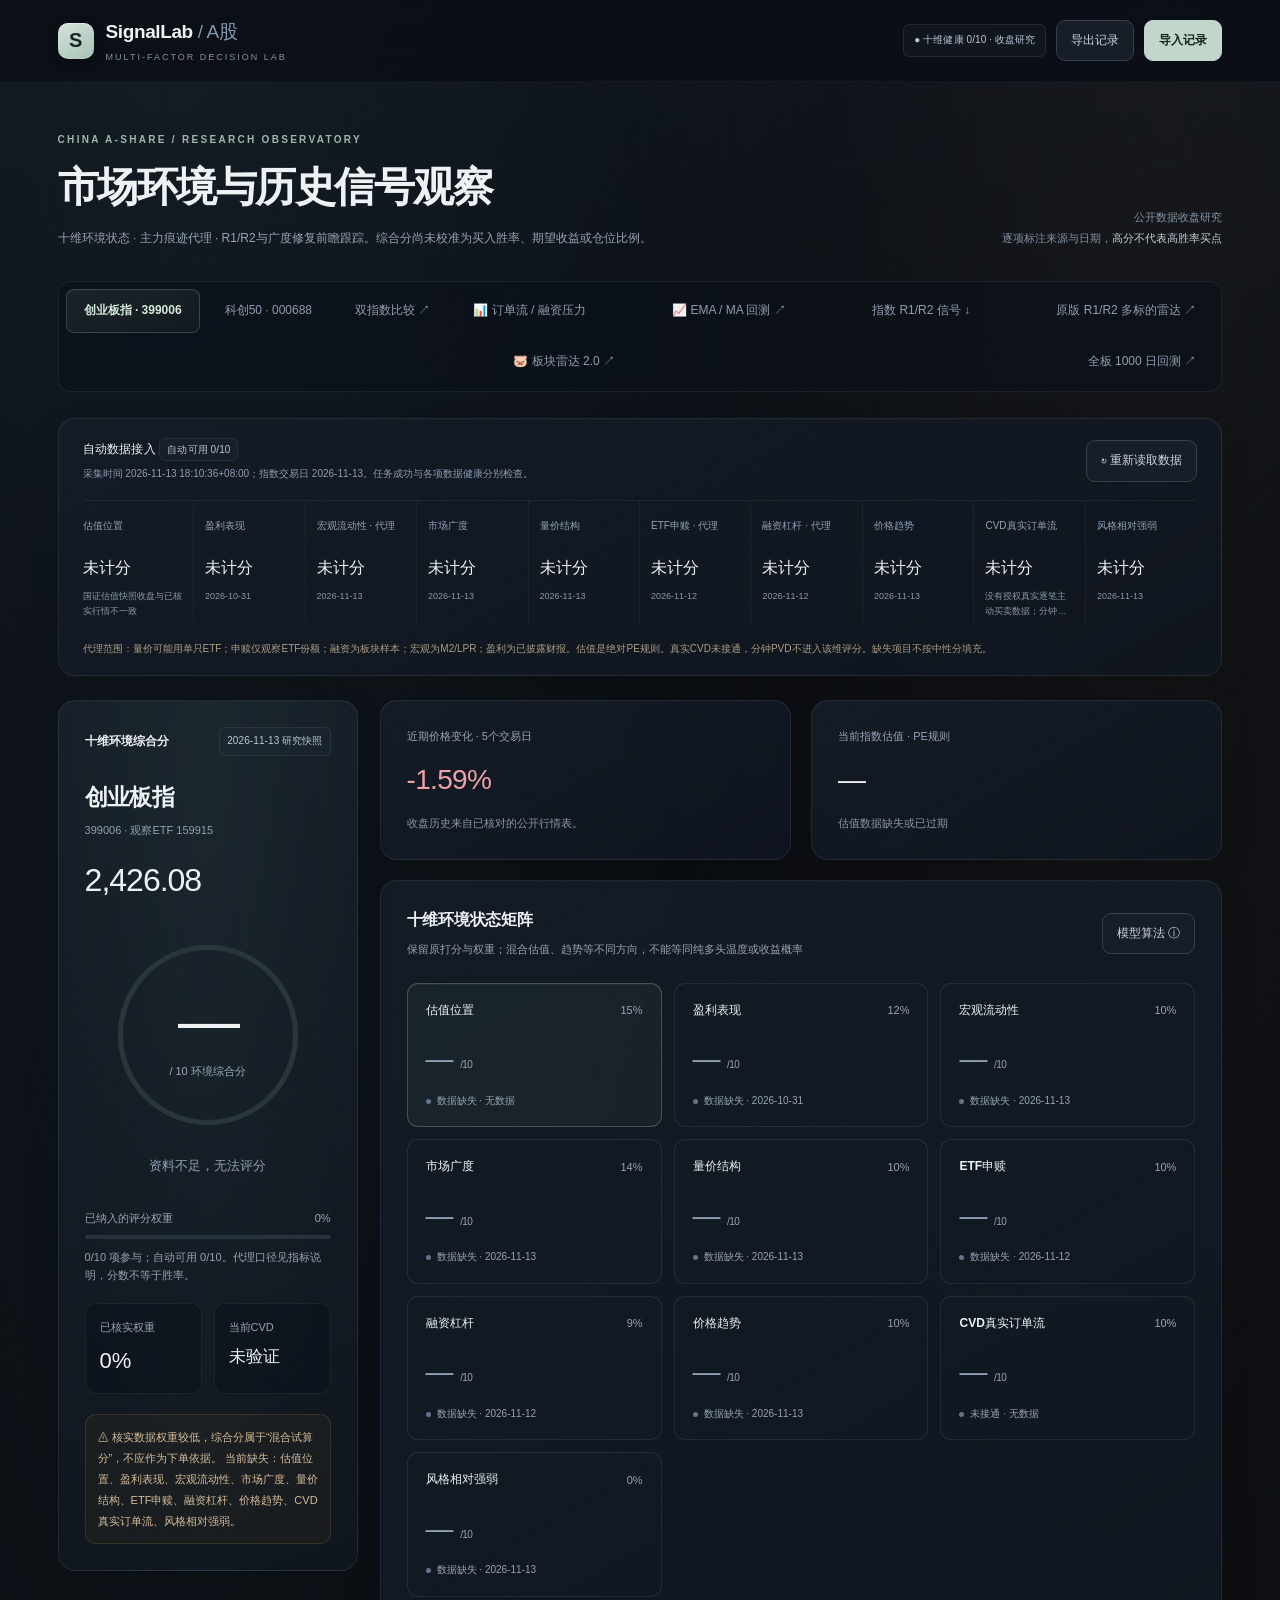
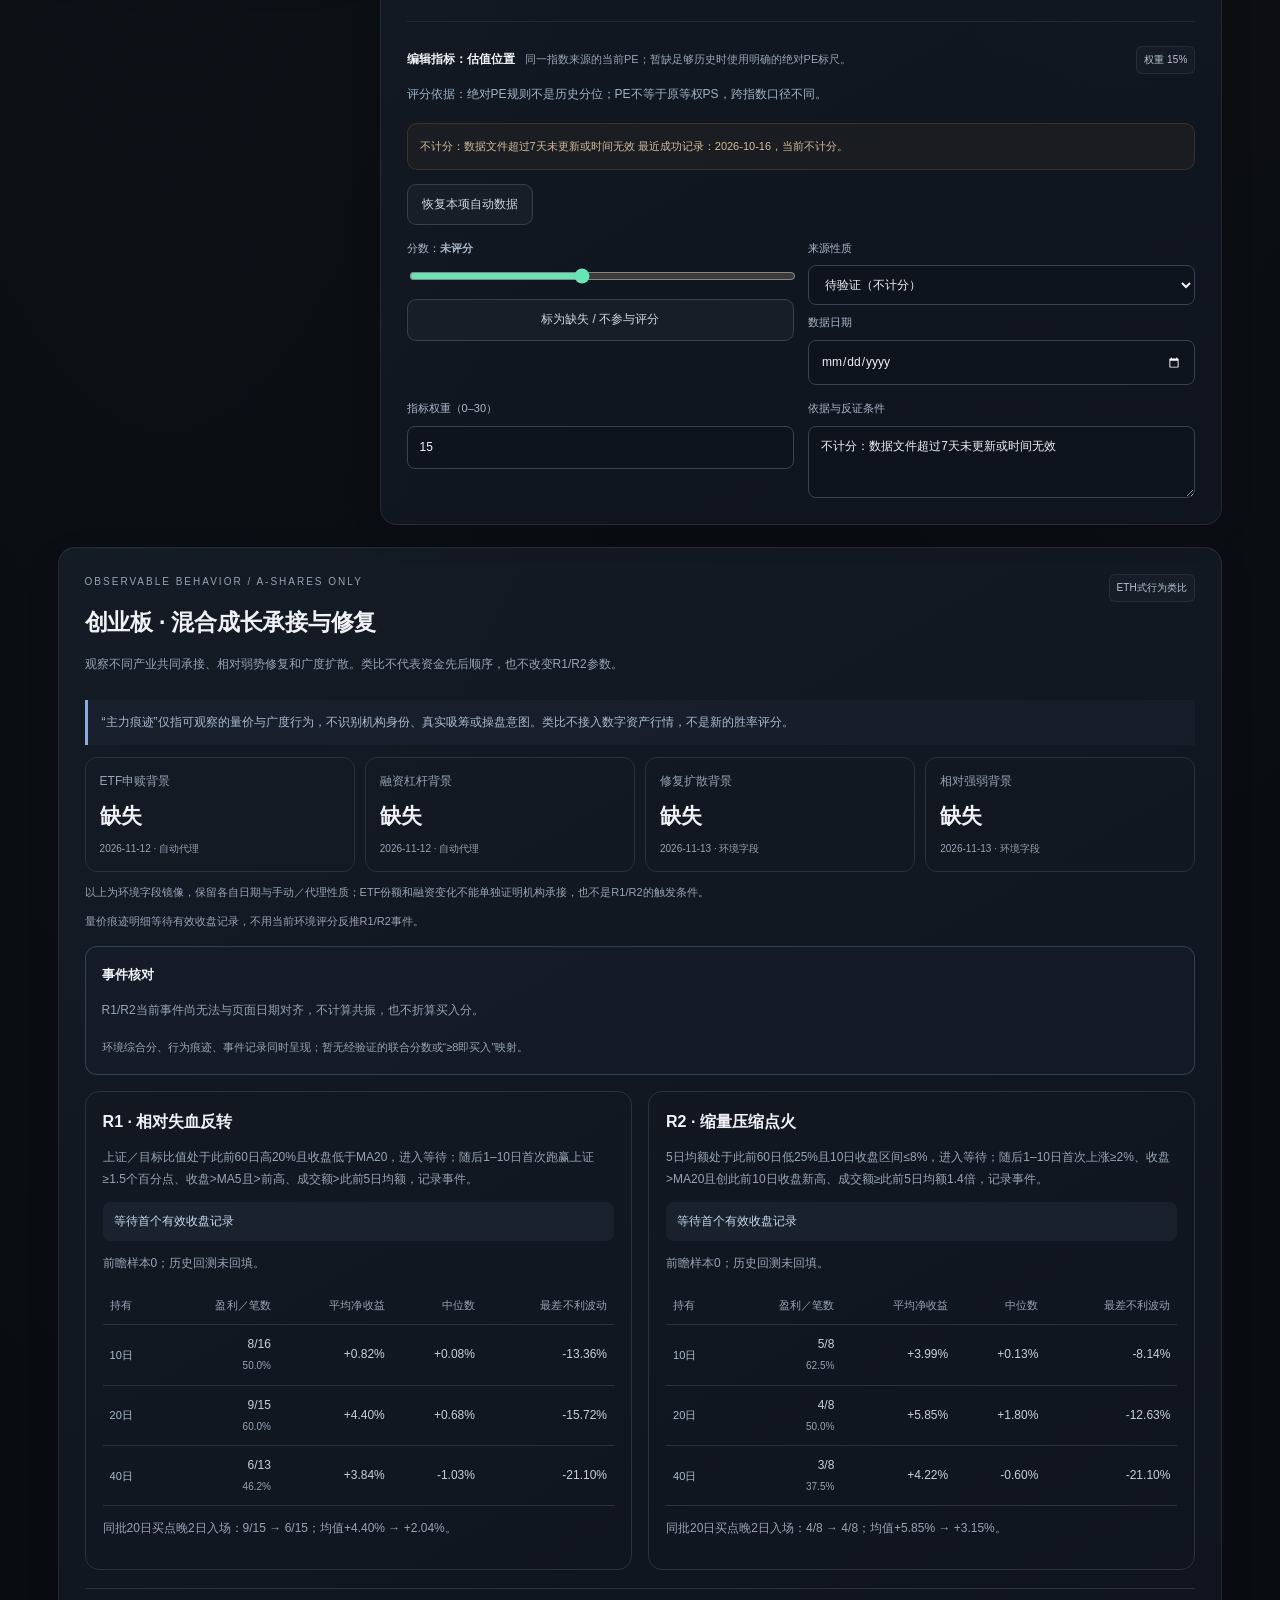
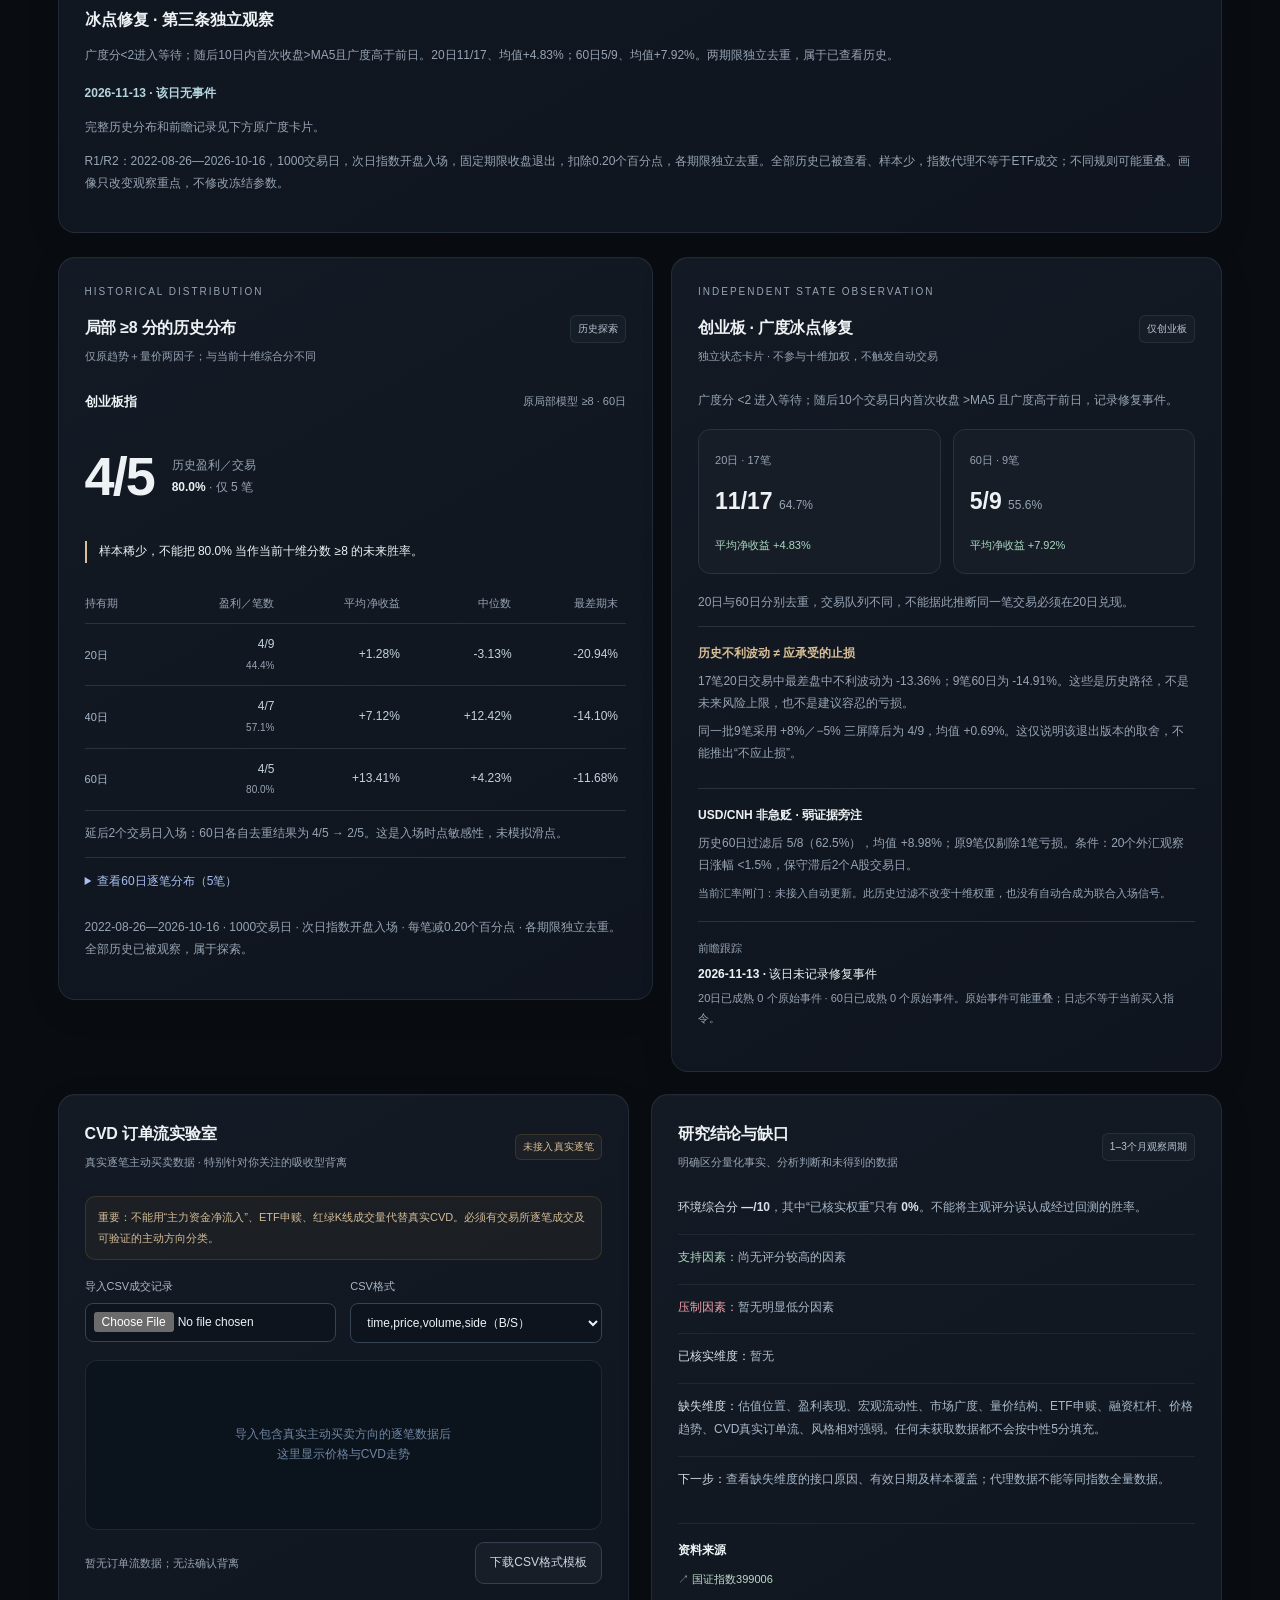
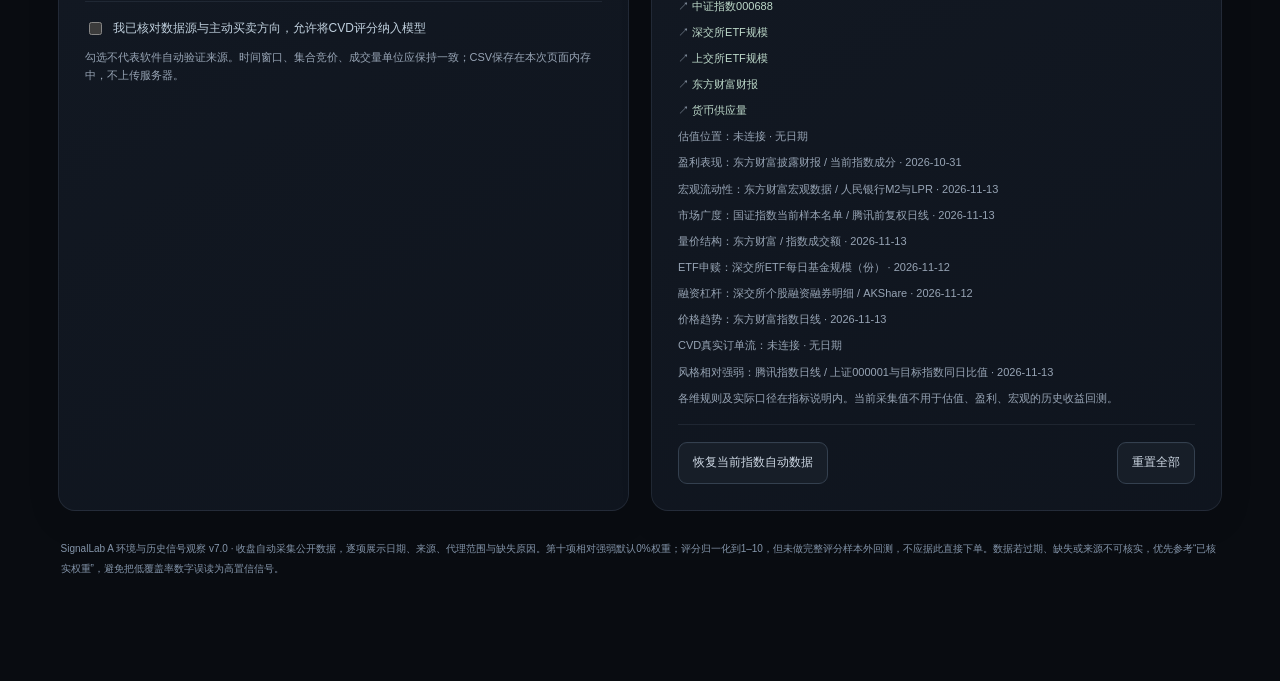
<file: index.html>
<!doctype html>
<html lang="zh-CN">
<head>
<meta charset="utf-8"><meta name="viewport" content="width=device-width, initial-scale=1"><meta name="color-scheme" content="dark">
<title>SignalLab A · 市场环境与历史信号观察</title>
<style>
:root{--bg:#080c14;--bg2:#0d1421;--surface:#101928;--surface2:#151f30;--border:#273449;--text:#eaf0fa;--sub:#91a0b5;--green:#33d6a0;--red:#ff7789;--yellow:#f5c36b;--blue:#8eaaff;--shadow:0 24px 70px #03050a77}*{box-sizing:border-box}body{margin:0;font-family:Inter,-apple-system,BlinkMacSystemFont,"Segoe UI","PingFang SC","Microsoft YaHei",sans-serif;background:radial-gradient(ellipse at 80% 0%,#182641 0,transparent 34%),linear-gradient(160deg,#0b1019,#080c14 60%);color:var(--text);min-height:100vh}button,input,select{font:inherit}button{cursor:pointer}a{color:#a8c3ff;text-decoration:none}a:hover{text-decoration:underline}header{height:72px;border-bottom:1px solid #ffffff12;display:flex;align-items:center;justify-content:space-between;padding:0 4.5vw;gap:20px;position:sticky;top:0;background:#090f19ee;backdrop-filter:blur(18px);z-index:10}.logo{display:flex;align-items:center;gap:12px;font-weight:800;letter-spacing:.4px;font-size:19px}.logo-mark{width:35px;height:35px;display:grid;place-items:center;background:linear-gradient(145deg,#8cabff,#31d4a3);color:#08121c;border-radius:10px;font-weight:900}.logo small{font-size:11px;color:var(--sub);font-weight:500;display:block;letter-spacing:1.6px;margin-top:2px}.head-actions{display:flex;gap:10px;align-items:center;flex-wrap:wrap}.pill,.button{border:1px solid var(--border);background:var(--surface);color:var(--text);padding:9px 14px;border-radius:10px;font-size:12px}.pill{background:#25344677;color:#b9c7dc}.button:hover{border-color:#7498d1}.button.primary{border-color:transparent;color:#091e24;background:linear-gradient(105deg,#55e1b4,#b6e8c7);font-weight:800}.wrap{max-width:1520px;margin:auto;padding:32px 4.5vw 65px}.eyebrow{font-size:11px;letter-spacing:3px;text-transform:uppercase;color:#8db9df;font-weight:750}.intro{display:flex;justify-content:space-between;align-items:flex-end;gap:20px;margin-bottom:26px}.intro h1{font-size:clamp(25px,3vw,40px);letter-spacing:-1.3px;margin:9px 0 8px}.muted{color:var(--sub);font-size:13px;line-height:1.7}.snapshot{color:#adbbcb;font-size:12px;text-align:right}.snapshot strong{color:#fff}.tabs{display:flex;gap:10px;margin-bottom:22px}.tab{padding:14px 22px;border:1px solid var(--border);background:#111925;color:#b2bfd4;border-radius:12px;font-size:14px;font-weight:650}.tab.active{color:#e6fff8;background:#143429a8;border-color:#41d6a369}.dash{display:grid;grid-template-columns:370px minmax(0,1fr);gap:18px}.card{background:linear-gradient(165deg,#141d2c,#0c1421);border:1px solid var(--border);border-radius:17px;box-shadow:0 6px 20px #03050922;min-width:0}.card.pad{padding:23px}.score-card{background:radial-gradient(circle at 45% 35%,#1b423a55,transparent 51%),linear-gradient(160deg,#18263a,#0d1522);display:flex;flex-direction:column}.section-label{display:flex;align-items:center;justify-content:space-between;gap:8px;font-size:13px;font-weight:700}.tiny{font-size:11px;color:var(--sub);font-weight:500}.index-name{font-size:25px;font-weight:770;letter-spacing:-.6px;margin-top:20px}.index-code{font-size:13px;color:#b7c4d5}.price{font-size:35px;font-weight:760;margin-top:7px;font-variant-numeric:tabular-nums}.score-ring{width:240px;height:240px;margin:15px auto 6px;position:relative}.score-ring svg{width:100%;height:100%;transform:rotate(-90deg)}.score-ring .ring-bg{stroke:#2a3747;stroke-width:11;fill:none}.score-ring .ring-value{stroke:var(--green);stroke-width:11;stroke-linecap:round;fill:none;transition:stroke-dashoffset .5s}.ring-center{position:absolute;inset:0;display:flex;align-items:center;justify-content:center;flex-direction:column}.bigscore{font-size:68px;font-weight:810;letter-spacing:-4px;line-height:1}.outof{font-size:13px;color:var(--sub);margin-top:8px}.score-status{font-size:15px;font-weight:700;text-align:center;margin:4px 0 7px}.bar{height:7px;border-radius:20px;background:#26344a;overflow:hidden}.bar>div{height:100%;width:0%;background:linear-gradient(90deg,#8fa8ff,#53dfb4);transition:width .3s}.coverage{margin-top:20px}.subgrid{display:grid;grid-template-columns:1fr 1fr;gap:12px;margin-top:18px}.stat-mini{background:#0a1321bb;border:1px solid #28364b;border-radius:11px;padding:13px}.stat-mini label{font-size:11px;color:var(--sub);display:block}.stat-mini strong{font-size:23px;display:block;margin-top:7px}.note{font-size:11px;line-height:1.7;color:#a1b0c4;margin-top:20px;padding:12px;background:#101c2add;border:1px solid #2a3b50;border-radius:10px}.right{display:flex;flex-direction:column;gap:18px}.toprow{display:grid;grid-template-columns:1fr 1fr;gap:18px}.metric-title{color:#adc4e5;font-size:12px}.metric-number{font-size:27px;font-weight:770;margin:8px 0 6px}.metric-foot{font-size:11px;color:var(--sub);line-height:1.6}.panel-header{display:flex;align-items:center;justify-content:space-between;gap:10px;flex-wrap:wrap;margin-bottom:20px}.panel-header h2{font-size:18px;margin:0}.panel-header p{font-size:11px;color:var(--sub);margin:5px 0 0}.matrix{display:grid;grid-template-columns:repeat(3,minmax(0,1fr));gap:11px}.factor{border:1px solid #2a384c;border-radius:12px;background:#121d2ba5;text-align:left;color:var(--text);padding:16px;min-width:0;transition:transform .15s,border .15s;min-height:116px}.factor:hover{transform:translateY(-2px);border-color:#6584ad}.factor.selected{border-color:#4bd7ac;background:#1a342e6b}.factor .top{display:flex;justify-content:space-between;align-items:center;gap:5px}.factor strong{font-size:13px}.factor .point{font-size:25px;font-weight:800;margin-top:17px}.factor .point em{font-size:12px;color:var(--sub);font-style:normal;font-weight:500}.factor .fact-footer{font-size:10px;color:var(--sub);margin-top:9px;white-space:nowrap;overflow:hidden;text-overflow:ellipsis}.fact-footer i{display:inline-block;width:6px;height:6px;border-radius:50%;background:var(--yellow);margin-right:5px}.fact-footer i.verified{background:var(--green)}.fact-footer i.missing{background:#64748b}.flex-row{display:flex;justify-content:space-between;align-items:center;gap:10px}.factor-detail{margin-top:18px;border-top:1px solid #29384a;padding-top:18px}.detail-grid{display:grid;grid-template-columns:1fr 1fr;gap:14px}.fld{display:flex;flex-direction:column;gap:7px}.fld label{font-size:12px;color:#c0ccdc}.fld input,.fld select,.fld textarea{width:100%;color:#eaf0fa;background:#0a1321;border:1px solid #33445b;border-radius:9px;padding:11px 12px;font-size:13px;outline:none}.fld textarea{resize:vertical;min-height:72px}.fld input:focus,.fld select:focus,.fld textarea:focus{border-color:#67ceb0}.fld input[type=range]{accent-color:#67e5b5;padding:0;background:transparent;cursor:pointer}.fld.check{flex-direction:row;align-items:center}.fld.check input{width:auto}.divider{height:1px;background:#273446;margin:17px 0}.lab{display:grid;grid-template-columns:1fr 1fr;gap:18px;margin-top:18px}.legend{display:flex;gap:10px;flex-wrap:wrap;color:var(--sub);font-size:11px}.dot{display:inline-block;width:8px;height:8px;border-radius:50%;margin-right:5px;background:var(--green)}.dot.warn{background:var(--yellow)}.dot.none{background:#687a90}.smalllist{display:flex;flex-direction:column;gap:11px}.item{border-bottom:1px solid #ffffff11;padding-bottom:10px;font-size:12px;line-height:1.6;color:#b9c8db}.item:last-child{border:0}.item strong{color:#e6f3ff}.source-list{display:flex;flex-direction:column;gap:8px;font-size:11px;color:var(--sub)}.source-list a{word-break:break-all}.status-flag{font-size:10px;border-radius:6px;padding:4px 7px;background:#294039;color:#a9e6cb;font-weight:650}.status-flag.warn{background:#4a381d;color:#f5d09a}.badge-mini{font-size:10px;background:#263246;border-radius:6px;padding:5px 7px;color:#bfccdc}.mini-input{width:100px!important}.footer{color:#8393a8;font-size:11px;line-height:1.9;margin:22px 3px}.alert{background:#24201a;color:#f1d6a2;border:1px solid #6b522d;border-radius:10px;padding:10px 12px;font-size:12px;line-height:1.6}.cvd-chart{height:170px;border:1px solid #29384c;background:#0b1521;border-radius:12px;overflow:hidden;position:relative}.cvd-chart svg{width:100%;height:100%}.toast{position:fixed;bottom:25px;left:50%;transform:translateX(-50%);padding:12px 18px;background:#213a34;border:1px solid #46cc9b;border-radius:9px;font-size:12px;box-shadow:var(--shadow);display:none;z-index:99}.help{border-bottom:1px dotted #7588a2;cursor:help}.hidden{display:none!important}@media(max-width:1100px){.dash{grid-template-columns:320px minmax(0,1fr)}.matrix{grid-template-columns:repeat(2,minmax(0,1fr))}}@media(max-width:800px){header{padding:0 18px;height:auto;min-height:62px}.head-actions .pill{display:none}.wrap{padding:22px 15px 55px}.intro{align-items:flex-start;flex-direction:column}.snapshot{text-align:left}.dash,.lab,.toprow{grid-template-columns:1fr}.score-card{display:grid;grid-template-columns:1fr 1fr;gap:10px}.score-card>.section-label,.score-card>.index-name,.score-card>.index-code,.score-card>.price,.score-card>.coverage,.score-card>.subgrid,.score-card>.note,.score-card>.score-status{grid-column:1/-1}.score-ring{grid-row:5;margin:0 auto;grid-column:1/-1;width:205px;height:205px}.bigscore{font-size:62px}.matrix{grid-template-columns:repeat(2,minmax(0,1fr))}.card.pad{padding:18px}}@media(max-width:420px){.tabs{gap:7px}.tab{flex:1;padding:13px 7px;font-size:12px}.head-actions .button{padding:8px 8px;font-size:11px}.detail-grid{grid-template-columns:1fr}.factor{padding:12px;min-height:100px}.factor strong{font-size:12px}.factor .point{font-size:21px}}

.live-panel{margin:15px 0 20px;border:1px solid #293d53;border-radius:14px;background:#0e1927;padding:16px 18px}.live-row{display:flex;gap:15px;justify-content:space-between;align-items:center;flex-wrap:wrap}.live-meta{font-size:12px;color:#98adc4;margin-top:6px;line-height:1.7}.live-head{font-weight:800;font-size:14px}.live-metrics{display:grid;grid-template-columns:repeat(4,minmax(0,1fr));gap:12px;margin-top:13px}.live-tile{background:#172438;border:1px solid #2d4055;border-radius:10px;padding:10px}.live-tile strong{font-size:16px;display:block;margin-top:5px}.live-tile label{display:block;color:#96abc3;font-size:11px}.live-warn{font-size:12px;color:#f5c36b;line-height:1.7;margin-top:11px}@media(max-width:680px){.live-metrics{grid-template-columns:repeat(2,minmax(0,1fr))}}

/* SignalLab Flow: same-site integrated module (the live daily feed is unchanged) */
.main-module-tabs{display:flex;flex-wrap:wrap;gap:10px;margin-bottom:22px}
.main-module-tabs .tab{flex:0 0 auto}
#flowView{min-width:0;margin-top:3px}
#flowView[hidden],#scoreDashboard[hidden],.intro[hidden]{display:none!important}
.flow-shell{border:1px solid var(--border);border-radius:17px;overflow:hidden;background:#091120;min-height:400px}
.flow-frame{width:100%;height:1780px;border:0;display:block;background:#091120}
.flow-fallback{font-size:12px;color:var(--sub);margin:14px 2px 0;line-height:1.7}
@media(max-width:680px){.main-module-tabs{gap:8px}.main-module-tabs .tab{padding:11px 12px;font-size:12px}.flow-shell{border:0;border-radius:0}.flow-frame{min-height:1500px}}
.main-module-tabs a.bt-open{display:inline-flex;align-items:center;text-decoration:none;color:#a8e7cf;border:1px solid #286c66;background:#0d2d31}
</style>
<link rel="stylesheet" href="./theme.css?v=20261019-traces">
</head>
<body data-theme="nocturne">
<header><div class="logo"><div class="logo-mark">S</div><div>SignalLab <span style="font-weight:400;color:#8098b0">/ A股</span><small>MULTI-FACTOR DECISION LAB</small></div></div><div class="head-actions"><span class="pill">● 收盘研究 · 数据待载入</span><button class="button" id="exportBtn">导出记录</button><button class="button primary" id="importBtn">导入记录</button><input type="file" id="fileInput" accept=".json" hidden></div></header>
<main class="wrap">
<div class="intro"><div><div class="eyebrow">CHINA A-SHARE / RESEARCH OBSERVATORY</div><h1>市场环境与历史信号观察</h1><div class="muted">十维环境状态 · 主力痕迹代理 · R1/R2与广度修复前瞻跟踪。综合分尚未校准为买入胜率、期望收益或仓位比例。</div></div><div class="snapshot">公开数据收盘研究<br>逐项标注来源与日期，<strong>高分不代表高胜率买点</strong></div></div>
<div class="tabs main-module-tabs"><button class="tab active" data-index="cy">创业板指 · 399006</button><button class="tab" data-index="kc">科创50 · 000688</button><button class="tab" id="compareTab">双指数比较 ↗</button><button class="tab" id="flowTab" type="button" aria-controls="flowView" aria-expanded="false">📊 订单流 / 融资压力</button><a class="tab bt-open" href="./backtest.html">📈 EMA / MA 回测 ↗</a>
<a class="tab bt-open" href="#tracePanel">指数 R1/R2 信号 ↓</a>
<a class="tab bt-open" href="./scanner.html">原版 R1/R2 多标的雷达 ↗</a>
<a class="tab bt-open" href="./sector.html">🐷 板块雷达 2.0 ↗</a>
<a class="tab bt-open" href="./backtest1000.html">全板 1000 日回测 ↗</a></div>
<div id="scoreDashboard">
  <section class="live-panel" id="autoFeedPanel" aria-live="polite"><div class="live-row"><div><div class="live-head">自动数据接入 <span class="badge-mini" id="feedBadge">尚未同步</span></div><div class="live-meta" id="feedMeta">需要运行 update_data.py 更新 data.js，或启用GitHub Actions定时任务。</div></div><button class="button" id="feedRefresh">↻ 重新读取数据</button></div><div id="feedMetrics" class="live-metrics"></div><div class="live-warn" id="feedWarning">这是收盘数据更新版；其他暂未接入的项目不会冒充实时数据。</div></section>
<div class="dash">
 <section class="card pad score-card"><div class="section-label">十维环境综合分 <span class="badge-mini" id="scenarioTag">研究快照</span></div><div class="index-name" id="indexName">创业板指</div><div class="index-code" id="indexCode">399006 · 观察ETF 159915</div><div class="price" id="indexPrice">—</div>
  <div class="score-ring"><svg viewBox="0 0 240 240"><circle class="ring-bg" cx="120" cy="120" r="101"/><circle id="ringValue" class="ring-value" cx="120" cy="120" r="101" stroke-dasharray="634.602" stroke-dashoffset="634.602"/></svg><div class="ring-center"><span class="bigscore" id="scoreValue">—</span><span class="outof">/ 10 环境综合分</span></div></div>
  <div class="score-status" id="scoreStatus">正在计算...</div>
  <div class="coverage"><div class="flex-row"><span class="tiny">已纳入的评分权重</span><span id="coverNum" class="tiny">—</span></div><div class="bar" style="margin-top:8px"><div id="coverBar"></div></div><div class="tiny" style="margin-top:9px" id="coverageNote">数据完整度和分数分开计算。</div></div>
  <div class="subgrid"><div class="stat-mini"><label>已核实权重</label><strong id="verifiedScore">—</strong></div><div class="stat-mini"><label>当前CVD</label><strong id="cvdState" style="font-size:17px">待验证</strong></div></div><div class="note" id="adviceText">评分不是未来收益率，也不是交易指令。</div>
 </section>
 <div class="right">
  <div class="toprow"><div class="card pad"><div class="metric-title">近期价格变化 · 5个交易日</div><div class="metric-number" id="fiveDay">—</div><div class="metric-foot" id="trendDesc">收盘历史来自已核对的公开行情表。</div></div><div class="card pad"><div class="metric-title">当前指数估值 · PE规则</div><div class="metric-number" id="valuationText">—</div><div class="metric-foot" id="valuationDesc">来源各自定义PE，关注日期与计算口径。</div></div></div>
  <section class="card pad"><div class="panel-header"><div><h2>十维环境状态矩阵</h2><p>保留原打分与权重；混合估值、趋势等不同方向，不能等同纯多头温度或收益概率</p></div><button class="button" id="methodBtn">模型算法 ⓘ</button></div><div class="matrix" id="factorMatrix"></div>
    <div id="factorEditor" class="factor-detail"></div>
  </section>
 </div>
</div>
<section class="card pad trace-panel" aria-label="主力痕迹代理与冻结事件" id="tracePanel"><p>正在读取量价痕迹观察…</p></section>
<section class="research-evidence" aria-label="冻结历史研究与独立状态观察">
 <article class="card pad evidence-card"><div class="evidence-kicker">HISTORICAL DISTRIBUTION</div><div class="panel-header"><div><h2>局部 ≥8 分的历史分布</h2><p>仅原趋势＋量价两因子；与当前十维综合分不同</p></div><span class="badge-mini">历史探索</span></div><div id="localModelEvidence"></div></article>
 <article class="card pad evidence-card"><div class="evidence-kicker">INDEPENDENT STATE OBSERVATION</div><div class="panel-header"><div><h2>创业板 · 广度冰点修复</h2><p>独立状态卡片 · 不参与十维加权，不触发自动交易</p></div><span class="badge-mini">仅创业板</span></div><div id="breadthEvidence"></div><div class="evidence-live" aria-live="polite"><span class="tiny">前瞻跟踪</span><strong id="forwardObservationStatus">正在读取记录状态…</strong><div class="tiny" id="forwardObservationMeta">尚无经过确认的当前事件。</div></div></article>
</section>
<div class="lab">
 <section class="card pad"><div class="panel-header"><div><h2>CVD 订单流实验室</h2><p>真实逐笔主动买卖数据 · 特别针对你关注的吸收型背离</p></div><span class="status-flag warn" id="cvdTag">未接入真实逐笔</span></div>
 <div class="alert">重要：不能用“主力资金净流入”、ETF申赎、红绿K线成交量代替真实CVD。必须有交易所逐笔成交及可验证的主动方向分类。</div>
 <div class="detail-grid" style="margin:17px 0"><div class="fld"><label>导入CSV成交记录</label><input type="file" id="cvdFile" accept=".csv,text/csv" style="padding:8px"></div><div class="fld"><label>CSV格式</label><select id="cvdMode"><option value="side">time,price,volume,side（B/S）</option><option value="delta">time,price,delta（带方向的成交量差）</option></select></div></div>
 <div class="cvd-chart" id="cvdChart"><div style="position:absolute;inset:0;display:grid;place-items:center;color:#7086a1;font-size:12px;text-align:center;padding:20px">导入包含真实主动买卖方向的逐笔数据后<br>这里显示价格与CVD走势</div></div>
 <div class="flex-row" style="margin-top:12px"><span class="tiny" id="cvdInfo">暂无订单流数据；无法确认背离</span><button class="button" id="downloadSample">下载CSV格式模板</button></div>
 <div class="divider"></div><label class="fld check"><input type="checkbox" id="cvdTrust"><span style="font-size:12px;color:#c0d0de">我已核对数据源与主动买卖方向，允许将CVD评分纳入模型</span></label>
 <div class="tiny" style="margin-top:9px">勾选不代表软件自动验证来源。时间窗口、集合竞价、成交量单位应保持一致；CSV保存在本次页面内存中，不上传服务器。</div>
 </section>
 <section class="card pad"><div class="panel-header"><div><h2>研究结论与缺口</h2><p>明确区分量化事实、分析判断和未得到的数据</p></div><span class="badge-mini">1–3个月观察周期</span></div><div class="smalllist" id="insights"></div><div class="divider"></div><div class="section-label" style="margin-bottom:10px">资料来源</div><div class="source-list" id="sources"></div><div class="divider"></div><div class="flex-row" style="flex-wrap:wrap"><button class="button" id="resetCurrent">恢复当前指数自动数据</button><button class="button" id="resetAll">重置全部</button></div></section>
</div>
<div class="footer">SignalLab A 环境与历史信号观察 v7.0 · 收盘自动采集公开数据，逐项展示日期、来源、代理范围与缺失原因。第十项相对强弱默认0%权重；评分归一化到1–10，但未做完整评分样本外回测，不应据此直接下单。数据若过期、缺失或来源不可核实，优先参考“已核实权重”，避免把低覆盖率数字误读为高置信信号。</div>
</div>
<section id="flowView" hidden aria-label="订单流与融资压力实验室">
 <div class="flow-shell">
  <iframe id="flowFrame" class="flow-frame" title="SignalLab Flow CVD与融资压力实验室" loading="lazy" data-src="./flow.html?embed=1&amp;index=cy"></iframe>
 </div>
 <p class="flow-fallback">这是同一个网站内的研究模块，共用日线数据，但CVD与融资压力仍需真实逐笔/融资序列才能绘图。<a href="./flow.html" id="openFlowDirect">如嵌入显示异常，点此独立查看模块</a>。</p>
</section>
</main><div class="toast" id="toast"></div>
<script src="./data.js"></script>
<script src="./research-evidence.js?v=20261019"></script>
<script src="./trace-evidence.js?v=20261019-traces"></script>
<script src="./trace-observer.js?v=20261019-traces"></script>
<script>
'use strict';
const KEY='signallab_a_v2'; // v1自定义快照仍保留在浏览器，v2不继承旧占位分
const FACTORS=[
{id:'value',name:'估值位置',weight:15,desc:'同一指数来源的当前PE；暂缺足够历史时使用明确的绝对PE标尺。',basis:'绝对PE规则不是历史分位；PE不等于原等权PS，跨指数口径不同。'},
{id:'earnings',name:'盈利表现',weight:12,desc:'当前成分股统一报告期已披露净利润同比及盈利公司比例。',basis:'实际财报研究代理，覆盖至少80%；不表示分析师预期修正。'},
{id:'liquidity',name:'宏观流动性',weight:10,desc:'M2同比变化与一年期LPR变化的流动性代理。',basis:'按最新可见月度数据计算；不覆盖全部信用脉冲，不用于历史时点回测。'},
{id:'breadth',name:'市场广度',weight:14,desc:'指数成分股站上60日均线比例及其5日变化；不把全A上涨家数等同成分股广度。',basis:'低位广度持续回升优于指数被少数权重拉升。'},
{id:'volume',name:'量价结构',weight:10,desc:'相对20日成交额、上涨与下跌日的成交差、价格反应。',basis:'低位放量承接、反弹持续性好加分。'},
{id:'etf',name:'ETF申赎',weight:10,desc:'观察159915或588000单只ETF的5交易日份额变化。',basis:'交易所份额代理；不是同指数全部ETF净申赎，也不是资金净流入金额。'},
{id:'leverage',name:'融资杠杆',weight:9,desc:'创业板/科创板融资余额与同期价格的5日变化。',basis:'板块融资代理，不等于指数成分股；余额下降不单独视为企稳。'},
{id:'trend',name:'价格趋势',weight:10,desc:'日线MA20/60、近期涨跌幅及更高低点结构。',basis:'短期剧跌通常扣分，确认止跌后逐渐加分。'},
{id:'cvd',name:'CVD真实订单流',weight:10,desc:'同一ETF的真实主动买卖差与价格背离；重点关注CVD创新低但价格守住前低。',basis:'吸收型背离+价格确认加分；没有真实逐笔，必须缺失。'},
{id:'relative',name:'风格相对强弱',weight:0,desc:'上证/创业板与上证/科创50比值的5日、20日变化；观察风格是否转强。',basis:'比值下降代表目标指数相对更强；候选规则默认0%权重，尚未证明能改善综合8分胜率。'}
];
const SOURCE={cy:[],kc:[]};
const defaults={cy:{name:'创业板指',code:'399006',etf:'159915',price:null,date:'',fiveDay:null,valuation:{text:'—',desc:'等待可核实估值'},factors:{}},kc:{name:'科创50',code:'000688',etf:'588000',price:null,date:'',fiveDay:null,valuation:{text:'—',desc:'等待可核实估值'},factors:{}}};
for(const k of ['cy','kc'])for(const f of FACTORS)defaults[k].factors[f.id]={score:null,kind:'missing',date:'',mode:'auto',note:'等待自动数据；无数据不按中性分填充'};
const deep=x=>JSON.parse(JSON.stringify(x));let db;try{let s=localStorage.getItem(KEY);db=s?JSON.parse(s):deep(defaults);if(!db||typeof db!=='object')db=deep(defaults)}catch(e){db=deep(defaults)};for(const k of ['cy','kc']){if(!db[k]||!db[k].factors)db[k]=deep(defaults[k]);for(const f of FACTORS){if(!db[k].factors[f.id])db[k].factors[f.id]=deep(defaults[k].factors[f.id]);}}let current='cy',selected='value';let hasVerifiedTrade=false;let trades=[];let cvdRows=[];
const $=s=>document.querySelector(s), esc=s=>String(s??'').replace(/[&<>"']/g,c=>({'&':'&amp;','<':'&lt;','>':'&gt;','"':'&quot;',"'":'&#39;'}[c]));
function save(){try{localStorage.setItem(KEY,JSON.stringify(db))}catch(e){toast('浏览器禁止持久化，请用「导出记录」保存')}}
function toast(msg){const el=$('#toast');el.textContent=msg;el.style.display='block';clearTimeout(window._toast);window._toast=setTimeout(()=>el.style.display='none',2400)}
function scoreOf(key){const facts=db[key].factors;let sum=0,weight=0,verified=0,available=0;for(const f of FACTORS){let m=facts[f.id];if(m&&Number.isFinite(m.score)&&m.kind!=='missing'){let w=Number.isFinite(m.weight)?clamp(m.weight,0,30):f.weight;sum+=m.score*w;weight+=w;available+=w;if(m.kind==='verified')verified+=w}}let all=FACTORS.reduce((s,f)=>s+(Number.isFinite(facts[f.id]?.weight)?clamp(facts[f.id].weight,0,30):f.weight),0);return {score:weight?sum/weight:null,coverage:all?weight/all:0,verified:all?verified/all:0,count:FACTORS.filter(f=>facts[f.id]?.score!=null&&(facts[f.id].weight??f.weight)>0).length}}
function status(score){if(score==null)return '资料不足，无法评分';if(score>=8)return '环境综合分处于高位 · 不代表买点';if(score>=6.5)return '环境综合分偏高 · 胜率未校准';if(score>=5)return '环境综合分居中 · 胜率未校准';if(score>=3.5)return '环境综合分偏低 · 胜率未校准';return '环境综合分处于低位 · 不代表底部'}
function color(score){return score==null?'#91a0b5':score>=6.5?'#41dba5':score>=4.5?'#eac176':'#ff8794'}
function render(){let d=db[current],s=scoreOf(current),known=(s.verified*100).toFixed(0);$('#indexName').textContent=d.name;$('#indexCode').textContent=`${d.code} · 观察ETF ${d.etf}`;$('#indexPrice').textContent=(Number.isFinite(d.price)?d.price.toLocaleString('zh-CN',{minimumFractionDigits:2,maximumFractionDigits:2}):'—');$('#scoreValue').textContent=s.score==null?'—':s.score.toFixed(1);$('#ringValue').style.strokeDashoffset=634.602*(1-(s.score==null?0:s.score/10));$('#ringValue').style.stroke=color(s.score);$('#scoreStatus').textContent=status(s.score);$('#scoreStatus').style.color=color(s.score);$('#coverNum').textContent=Math.round(s.coverage*100)+'%';$('#coverBar').style.width=(s.coverage*100)+'%';$('#verifiedScore').textContent=known+'%';$('#coverageNote').textContent=`${s.count}/10 项参与；自动可用 ${FACTORS.filter(f=>d.factors[f.id].mode!=='manual'&&d.factors[f.id].score!=null).length}/10。代理口径见指标说明，分数不等于胜率。`;
$('#fiveDay').textContent=Number.isFinite(d.fiveDay)?(d.fiveDay>=0?'+':'')+d.fiveDay.toFixed(2)+'%':'—';$('#fiveDay').style.color=Number.isFinite(d.fiveDay)?(d.fiveDay<0?'var(--red)':'var(--green)'):'var(--sub)';$('#valuationText').textContent=d.valuation.text;$('#valuationDesc').textContent=d.valuation.desc;$('#cvdState').textContent=d.factors.cvd.kind==='verified'?'已录入':'未验证';$('#scenarioTag').textContent=d.date+' 研究快照';$('#adviceText').textContent=(s.verified<0.5?'⚠ 核实数据权重较低，综合分属于“混合试算分”，不应作为下单依据。':'多个数据维度获得了核实，仍需验证信号稳定性。')+' 当前缺失：'+FACTORS.filter(f=>d.factors[f.id].score==null).map(f=>f.name).join('、')+'。';
renderFactors();renderEditor();renderInsights();renderSources();renderResearchEvidence();renderTracePanel();document.querySelectorAll('.tab[data-index]').forEach(x=>x.classList.toggle('active',x.dataset.index===current));$('#cvdTag').textContent=d.factors.cvd.kind==='verified'?'已纳入订单流':'未接入真实逐笔';$('#cvdTag').classList.toggle('warn',d.factors.cvd.kind!=='verified')}
function renderTracePanel(){const host=$('#tracePanel');if(window.SignalTraces)host.innerHTML=window.SignalTraces.render(current,db[current].factors,db[current].date);else host.textContent='量价痕迹模块未载入，环境综合分仍独立显示。'}
function renderResearchEvidence(){
 const doc=window.SIGNAL_RESEARCH_EVIDENCE,host=$('#localModelEvidence'),breadth=$('#breadthEvidence');
 if(!doc?.indices?.[current]?.original_two8||!doc?.breadth){host.textContent='历史研究摘要未载入；不以当前分数补算历史胜率。';breadth.textContent='独立观察历史暂不可用。';return}
 const pct=v=>Number.isFinite(v)?(v>=0?'+':'')+v.toFixed(2)+'%':'—',rate=q=>Number.isFinite(q?.win_pct)?q.win_pct.toFixed(1)+'%':'—';
 const count=q=>`${q.wins}/${q.n}`,local=doc.indices[current],h=local.original_two8['60'];
 const table=series=>`<div class="evidence-table-wrap"><table class="evidence-table"><caption class="sr-only">固定持有期的历史收益分布，每个持有期独立去重</caption><thead><tr><th scope="col">持有期</th><th scope="col">盈利／笔数</th><th scope="col">平均净收益</th><th scope="col">中位数</th><th scope="col">最差期末</th></tr></thead><tbody>${['20','40','60'].map(n=>{const q=series[n];return `<tr><th scope="row">${n}日</th><td>${count(q)} <small>${rate(q)}</small></td><td>${pct(q.mean_net_pct)}</td><td>${pct(q.median_net_pct)}</td><td>${pct(q.worst_net_pct)}</td></tr>`}).join('')}</tbody></table></div>`;
 host.innerHTML=`<div class="evidence-heading"><strong>${esc(local.name)}</strong><span>原局部模型 ≥8 · 60日</span></div><div class="evidence-reading"><strong>${count(h)}</strong><span>历史盈利／交易<br><b>${rate(h)}</b> · 仅 ${h.n} 笔</span></div><p class="evidence-caveat">样本稀少，不能把 ${rate(h)} 当作当前十维分数 ≥8 的未来胜率。</p>${table(local.original_two8)}<p class="evidence-note">延后2个交易日入场：60日各自去重结果为 ${count(h)} → ${count(local.delay3_60)}。这是入场时点敏感性，未模拟滑点。</p><details class="evidence-details"><summary>查看60日逐笔分布（${h.n}笔）</summary><ul>${h.trades.map(t=>`<li><span>${esc(t.signal)} 信号 → ${esc(t.exit)} 退出</span><strong>${pct(t.net_pct)}</strong></li>`).join('')}</ul></details><p class="evidence-note">${esc(doc.window[0])}—${esc(doc.window[1])} · ${doc.sessions}交易日 · 次日指数开盘入场 · 每笔减0.20个百分点 · 各期限独立去重。全部历史已被观察，属于探索。</p>`;
 const b20=doc.breadth['20'],b60=doc.breadth['60'],fx=doc.fx.pass60;
 breadth.innerHTML=`<p class="evidence-rule">广度分 &lt;2 进入等待；随后10个交易日内首次收盘 &gt;MA5 且广度高于前日，记录修复事件。</p><div class="evidence-stats"><div><span>20日 · ${b20.n}笔</span><strong>${count(b20)} <small>${rate(b20)}</small></strong><em>平均净收益 ${pct(b20.mean_net_pct)}</em></div><div><span>60日 · ${b60.n}笔</span><strong>${count(b60)} <small>${rate(b60)}</small></strong><em>平均净收益 ${pct(b60.mean_net_pct)}</em></div></div><p class="evidence-note">20日与60日分别去重，交易队列不同，不能据此推断同一笔交易必须在20日兑现。</p><div class="evidence-risk"><strong>历史不利波动 ≠ 应承受的止损</strong><p>17笔20日交易中最差盘中不利波动为 ${pct(b20.worst_min_price_change_pct)}；9笔60日为 ${pct(b60.worst_min_price_change_pct)}。这些是历史路径，不是未来风险上限，也不是建议容忍的亏损。</p><p>同一批9笔采用 +8%／−5% 三屏障后为 ${doc.barrier_same9.wins}/${doc.barrier_same9.n}，均值 ${pct(doc.barrier_same9.mean_net_pct)}。这仅说明该退出版本的取舍，不能推出“不应止损”。</p></div><div class="evidence-fx"><strong>USD/CNH 非急贬 · 弱证据旁注</strong><p>历史60日过滤后 ${fx.wins}/${fx.n}（${rate(fx)}），均值 ${pct(fx.mean_net_pct)}；原9笔仅剔除1笔亏损。条件：20个外汇观察日涨幅 &lt;1.5%，保守滞后2个A股交易日。</p><span class="tiny">当前汇率闸门：未接入自动更新。此历史过滤不改变十维权重，也没有自动合成为联合入场信号。</span></div>`;
}
function forwardObservationView(doc,latest){
 if(doc?.status==='failed')return {title:'前瞻日志更新失败',meta:'未确认当前状态；历史研究数据仍单独保留。'};
 const summary=doc?.summary;if(summary?.version!=='cy-breadth-repair-forward-v1'||!Number.isInteger(summary.observations)||summary.observations<0)return {title:'前瞻记录暂不可用',meta:'无法核对日志版本或样本量。'};
 if(summary.observations===0)return {title:'等待首个有效收盘记录',meta:'前瞻样本 0 · 尚无成熟结果；旧历史不回填为新样本。'};
 if(!latest||!/^\d{4}-\d{2}-\d{2}$/.test(latest.date)||!latest.state_after)return {title:'前瞻记录待核对',meta:'汇总存在，但最新状态明细尚未确认。'};
 const title=latest.event===true?'该日记录到广度修复事件':latest.state_after.setup_date?'该日处于冰点修复等待期':'该日未记录修复事件';
 const mature=['20','60'].map(n=>{const q=summary.horizons?.[n]?.all_events;return `${n}日已成熟 ${Number.isInteger(q?.n)?q.n:0} 个原始事件`}).join(' · ');
 return {title:`${latest.date} · ${title}`,meta:`${mature}。原始事件可能重叠；日志不等于当前买入指令。${latest.ohlc_error?' 当日价格有缺口。':''}`};
}
async function loadForwardObservation(){
 const paint=v=>{$('#forwardObservationStatus').textContent=v.title;$('#forwardObservationMeta').textContent=v.meta};
 if(typeof fetch!=='function'){paint({title:'前瞻记录暂不可用',meta:'无法读取日志；不以历史样本推断当前状态。'});return}
 const controller=typeof AbortController==='function'?new AbortController():null,timer=controller?setTimeout(()=>controller.abort(),8000):null;
 try{const r=await fetch('./research/forward/status.json',{cache:'no-store',...(controller?{signal:controller.signal}:{})});if(!r.ok)throw Error('status unavailable');const doc=await r.json();let latest=null;
  if(doc.status!=='failed'&&doc.summary?.observations>0){const response=await fetch('./research/forward/observations.jsonl',{cache:'no-store',...(controller?{signal:controller.signal}:{})});if(!response.ok)throw Error('ledger unavailable');const body=await response.text();if(body.length>4000000)throw Error('ledger too large');const lines=body.trim().split(/\r?\n/);if(lines.length!==doc.summary.observations)throw Error('ledger count mismatch');latest=JSON.parse(lines.at(-1));}
  paint(forwardObservationView(doc,latest));
 }catch(e){paint({title:'前瞻记录暂不可用',meta:'未能确认最新日志。历史胜率与当前事件状态分开展示。'});}finally{if(timer)clearTimeout(timer)}
}
function renderFactors(){const d=db[current];$('#factorMatrix').innerHTML=FACTORS.map(f=>{let m=d.factors[f.id];let val=m.score;let label=m.mode==='manual'?'手动判断':m.score==null?(m.status==='not_connected'?'未接通':'数据缺失'):f.id==='relative'?'观察·待验证':m.proxy?'自动·代理':'自动·数据规则';return `<button class="factor ${f.id===selected?'selected':''}" data-factor="${f.id}" title="${esc(m.note)}"><div class="top"><strong>${esc(f.name)}</strong><span class="tiny">${m.weight??f.weight}%</span></div><div class="point" style="color:${color(val)}">${val==null?'—':Number(val).toFixed(1)}<em> /10</em></div><div class="fact-footer"><i class="${m.kind}"></i>${label} · ${esc(m.date||'无数据')}</div></button>`}).join('');document.querySelectorAll('.factor').forEach(el=>el.addEventListener('click',()=>{selected=el.dataset.factor;renderFactors();renderEditor()}))}
function renderEditor(){const f=FACTORS.find(x=>x.id===selected),m=db[current].factors[f.id],isCvd=f.id==='cvd';let str=`<div class="section-label"><div>编辑指标：${esc(f.name)} <span class="tiny" style="margin-left:7px">${esc(f.desc)}</span></div><span class="badge-mini">权重 ${(m.weight??f.weight)}%</span></div><div style="font-size:12px;color:#9db2c6;line-height:1.8;margin:10px 0 17px">评分依据：${esc(f.basis)}</div>`;
str+=`<div class="note" style="margin:0 0 14px">${esc(m.note)}${m.lastGood?' 最近成功记录：'+esc(m.lastGood.date||'')+'，当前不计分。':''}</div><button class="button" id="restoreAuto" style="margin-bottom:14px">恢复本项自动数据</button><div class="detail-grid"><div class="fld"><label>分数：<strong id="editPoint">${m.score==null?'未评分':Number(m.score).toFixed(1)+' / 10'}</strong></label><input type="range" id="editSlider" min="1" max="10" step="0.1" value="${m.score??5}" ${isCvd&&!hasVerifiedTrade?'disabled':''}><button class="button" id="clearScore" style="margin-top:4px">标为缺失 / 不参与评分</button></div><div class="fld"><label>来源性质</label><select id="editKind"><option value="judgment" ${m.kind==='judgment'?'selected':''}>分析判断（主观）</option><option value="verified" ${m.kind==='verified'?'selected':''}>有来源核实（数据+规则）</option><option value="missing" ${m.kind==='missing'?'selected':''}>待验证（不计分）</option></select><label>数据日期</label><input type="date" id="editDate" value="${esc(m.date||'')}"></div><div class="fld"><label>指标权重（0–30）</label><input id="editWeight" type="number" min="0" max="30" step="1" value="${m.weight??f.weight}"></div><div class="fld"><label>依据与反证条件</label><textarea id="editNote">${esc(m.note)}</textarea></div></div>`;
if(isCvd)str+='<div class="alert" style="margin-top:14px">CVD指标在导入真实逐笔记录并确认来源之前锁定；可以先看图，但未确认来源时不得计分。</div>';
$('#factorEditor').innerHTML=str;
$('#restoreAuto').addEventListener('click',()=>{m.mode='auto';if(isCvd){hasVerifiedTrade=false;$('#cvdTrust').checked=false;}applyFeed();toast('已恢复自动数据')});
$('#editSlider').addEventListener('input',e=>{$('#editPoint').textContent=(+e.target.value).toFixed(1)+' / 10'});
$('#editSlider').addEventListener('change',e=>{if(isCvd&&!hasVerifiedTrade)return;m.mode='manual';m.score=+e.target.value;m.kind='judgment';m.date=db[current].date;save();render()});
$('#editKind').addEventListener('change',e=>{if(isCvd&&e.target.value==='verified'&&!hasVerifiedTrade){toast('先导入真实逐笔并勾选来源校验');renderEditor();return}m.mode='manual';m.kind=e.target.value;m.date=db[current].date;if(m.kind==='missing')m.score=null;save();render()});
$('#editDate').addEventListener('change',e=>{m.mode='manual';m.date=e.target.value;save();renderFactors()});
$('#editWeight').addEventListener('change',e=>{m.weight=Math.max(0,Math.min(30,Number(e.target.value)||0));save();render()});
$('#editNote').addEventListener('change',e=>{m.mode='manual';m.date=db[current].date;m.note=e.target.value;save();renderInsights()});
$('#clearScore').addEventListener('click',()=>{m.mode='manual';m.date=db[current].date;m.score=null;m.kind='missing';if(isCvd)hasVerifiedTrade=false;save();render();toast('已设为缺失，不参与综合评分')});
}
function renderInsights(){let d=db[current],s=scoreOf(current),verified=FACTORS.filter(f=>d.factors[f.id].kind==='verified'&&d.factors[f.id].score!=null).map(f=>f.name),missing=FACTORS.filter(f=>d.factors[f.id].kind==='missing'||d.factors[f.id].score==null).map(f=>f.name);let positives=FACTORS.filter(f=>(d.factors[f.id].weight??f.weight)>0&&Number.isFinite(d.factors[f.id].score)&&d.factors[f.id].score>=6.5).sort((a,b)=>d.factors[b.id].score-d.factors[a.id].score),risks=FACTORS.filter(f=>(d.factors[f.id].weight??f.weight)>0&&Number.isFinite(d.factors[f.id].score)&&d.factors[f.id].score<=4).sort((a,b)=>d.factors[a.id].score-d.factors[b.id].score);$('#insights').innerHTML=`<div class="item"><strong>环境综合分 ${s.score==null?'—':s.score.toFixed(1)}/10</strong>，其中“已核实权重”只有 <strong>${(s.verified*100).toFixed(0)}%</strong>。不能将主观评分误认成经过回测的胜率。</div><div class="item"><strong style="color:var(--green)">支持因素：</strong>${positives.length?positives.map(f=>esc(f.name)+' '+d.factors[f.id].score.toFixed(1)).join('、'):'尚无评分较高的因素'}</div><div class="item"><strong style="color:var(--red)">压制因素：</strong>${risks.length?risks.map(f=>esc(f.name)+' '+d.factors[f.id].score.toFixed(1)).join('、'):'暂无明显低分因素'}</div><div class="item"><strong>已核实维度：</strong>${verified.join('、')||'暂无'}</div><div class="item"><strong>缺失维度：</strong>${missing.join('、')||'全部有评分'}。任何未获取数据都不会按中性5分填充。</div><div class="item"><strong>下一步：</strong>查看缺失维度的接口原因、有效日期及样本覆盖；代理数据不能等同指数全量数据。</div>`}
function renderSources(){const facts=window.SIGNAL_LIVE?.research?.indices?.[current]||{};const safeLink=u=>{try{const x=new URL(u);return x.protocol==='https:'?x.href:null}catch(e){return null}};const links=[['国证指数399006','https://www.cnindex.com.cn/module/index-detail.html?indexCode=399006'],['中证指数000688','https://www.csindex.com.cn/zh-CN/indices/index-detail/000688'],['深交所ETF规模','https://www.szse.cn/market/fund/volume/etf/index.html'],['上交所ETF规模','https://www.sse.com.cn/assortment/fund/etf/list/scale/'],['东方财富财报','https://data.eastmoney.com/bbsj/'],['货币供应量','https://data.eastmoney.com/cjsj/hbgyl.html']];$('#sources').innerHTML=links.filter(([n,u])=>safeLink(u)).map(([n,u])=>`<div>↗ <a href="${esc(u)}" target="_blank" rel="noopener">${esc(n)}</a></div>`).join('')+FACTORS.map(f=>`<div>${esc(f.name)}：${esc(facts[f.id]?.source||'未连接')} · ${esc(facts[f.id]?.date||'无日期')}</div>`).join('')+'<div>各维规则及实际口径在指标说明内。当前采集值不用于估值、盈利、宏观的历史收益回测。</div>'}
function download(name,content,type){let a=document.createElement('a');let url=URL.createObjectURL(new Blob([content],{type}));a.href=url;a.download=name;document.body.append(a);a.click();a.remove();setTimeout(()=>URL.revokeObjectURL(url),1000)}
function parseCSV(text){const lines=text.replace(/^\uFEFF/,'').split(/\r?\n/).filter(x=>x.trim());function line(s){let arr=[],x='',q=false;for(let i=0;i<s.length;i++){let c=s[i];if(c==='"'){if(q&&s[i+1]==='"'){x+='"';i++}else q=!q}else if(c===','&&!q){arr.push(x.trim());x=''}else x+=c}arr.push(x.trim());return arr}if(lines.length<3)throw Error('至少包含表头和两行记录');let h=line(lines[0]).map(x=>x.toLowerCase());let data=[];for(let n=1;n<lines.length;n++){let p=line(lines[n]);let o={};h.forEach((k,i)=>o[k]=p[i]);let price=Number(o.price),vol=Number(o.volume),delta=Number(o.delta),side=String(o.side||'').trim().toUpperCase(),dir=side==='B'||side==='BUY'||side==='主动买' ?1:side==='S'||side==='SELL'||side==='主动卖'?-1:0;let step=$('#cvdMode').value==='delta'?delta:vol*dir;if(!String(o.price||'').trim()||!Number.isFinite(price)||price<=0||!Number.isFinite(step)||($('#cvdMode').value==='side'&&(!dir||!Number.isFinite(vol)||vol<=0))||($('#cvdMode').value==='delta'&&!String(o.delta??'').trim()))continue;data.push({time:o.time||String(n),price,step})}if(data.length<2)throw Error('没有合法成交记录，请检查列名或方向B/S');return data}
function buildCVD(rows){let cvd=0;return rows.map(r=>({...r,cvd:cvd+=r.step}))}
function drawCVD(){if(cvdRows.length<2){$('#cvdChart').innerHTML='<div style="position:absolute;inset:0;display:grid;place-items:center;color:#7086a1;font-size:12px;text-align:center;padding:20px">导入包含真实主动买卖方向的逐笔数据后<br>这里显示价格与CVD走势</div>';return}let w=720,h=170,p=20;let maxPts=420;let rows=cvdRows.length>maxPts?cvdRows.filter((_,i)=>i%Math.ceil(cvdRows.length/maxPts)===0):cvdRows;let make=(key,color,minY,maxY)=>{let vals=rows.map(x=>x[key]),lo=minY??Math.min(...vals),hi=maxY??Math.max(...vals);return `<polyline points="${vals.map((v,i)=>`${p+(w-2*p)*i/(vals.length-1)},${h-p-(h-2*p)*(v-lo)/(hi-lo||1)}`).join(' ')}" fill="none" stroke="${color}" stroke-width="2" stroke-linecap="round" stroke-linejoin="round"/>`};$('#cvdChart').innerHTML=`<svg viewBox="0 0 720 170" preserveAspectRatio="none"><path d="M0 85 H720" stroke="#38465a" stroke-dasharray="5 6"/>${make('price','#65ddae')}${make('cvd','#a1adff')}</svg><div style="position:absolute;top:7px;left:12px;font-size:11px;color:#a5b6ca">● <span style="color:#65ddae">价格</span> · <span style="color:#a1adff">CVD</span> （两条曲线分别归一化，不能比较绝对值）</div>`}
function validateInputJson(v){return !!(v&&v.cy?.factors&&v.kc?.factors&&['cy','kc'].every(k=>FACTORS.every(f=>{let d=v[k].factors[f.id];return (f.id==='relative'&&!d)||(d && ['judgment','verified','missing'].includes(d.kind)&&(d.score===null||(Number.isFinite(d.score)&&d.score>=1&&d.score<=10)))}))) }
$('#exportBtn').addEventListener('click',()=>download('SignalLab_A股评分_'+new Date().toISOString().slice(0,10)+'.json',JSON.stringify(db,null,2),'application/json;charset=utf-8'));
$('#importBtn').addEventListener('click',()=>$('#fileInput').click());$('#fileInput').addEventListener('change',async e=>{let f=e.target.files?.[0];if(!f)return;try{let v=JSON.parse(await f.text());if(!validateInputJson(v))throw Error('文件结构不匹配');db=v;for(const k of ['cy','kc']){if(!db[k].factors.relative)db[k].factors.relative=deep(defaults[k].factors.relative);for(const f of FACTORS)db[k].factors[f.id].mode='manual';}hasVerifiedTrade=false;db.cy.factors.cvd={score:null,kind:'missing',date:'',note:'重新载入时CVD需要重新验证真实逐笔数据'};db.kc.factors.cvd={score:null,kind:'missing',date:'',note:'重新载入时CVD需要重新验证真实逐笔数据'};save();applyFeed();toast('导入成功；CVD因原始数据未随JSON存储，已重置为待验证')}catch(err){alert('导入失败：'+err.message)}e.target.value=''});
document.querySelectorAll('.tab[data-index]').forEach(b=>b.addEventListener('click',()=>{current=b.dataset.index;selected='value';hasVerifiedTrade=false;for(const k of ['cy','kc']){db[k].factors.cvd.score=null;db[k].factors.cvd.kind='missing';}trades=[];cvdRows=[];$('#cvdTrust').checked=false;drawCVD();render()}));$('#compareTab').addEventListener('click',()=>{let c=scoreOf('cy'),k=scoreOf('kc');alert(`双指数对比（离线研究试算）\n创业板指：${c.score?.toFixed(1)??'—'}/10，已核实权重${Math.round(c.verified*100)}%\n科创50：${k.score?.toFixed(1)??'—'}/10，已核实权重${Math.round(k.verified*100)}%\n\n注意：数据覆盖与验证不足时不能把分差当成可信排名。`)});
$('#methodBtn').addEventListener('click',()=>alert('算法：纳入的各指标以其用户可编辑权重进行加权平均，再归一化到1–10分。\n\n总分 = Σ(已计分指标×权重)/Σ(已计分权重)。\n\n“已纳入评分权重”=有评分指标权重/全部权重。\n“已核实权重”=标注为有来源核实的指标权重/全部权重。\n\n自动评分逐项使用公开数据与显示的固定规则；数据失败不按5分填充。代理口径会标明；没有真实逐笔时CVD不计分。当前估值为绝对PE标尺，不是历史分位。十维总分未做完整历史收益回测，各项不是概率。页面历史结果来自冻结的局部模型与独立事件规则，不是对当前十维总分的胜率校准。'));
$('#resetCurrent').addEventListener('click',()=>{if(!confirm('恢复本指数自动数据并清除手动覆盖？'))return;db[current]=deep(defaults[current]);hasVerifiedTrade=false;cvdRows=[];$('#cvdTrust').checked=false;drawCVD();save();applyFeed();toast('已恢复自动数据')});$('#resetAll').addEventListener('click',()=>{if(!confirm('重置两只指数的所有自定义评分？'))return;db=deep(defaults);hasVerifiedTrade=false;cvdRows=[];$('#cvdTrust').checked=false;drawCVD();save();applyFeed();toast('已重置为自动数据')});
$('#downloadSample').addEventListener('click',()=>download('cvd_trade_template.csv','time,price,volume,side\n2026-10-16 09:30:01.120,1.234,1000,B\n2026-10-16 09:30:01.290,1.233,500,S\n','text/csv;charset=utf-8'));
$('#cvdFile').addEventListener('change',async e=>{let f=e.target.files?.[0];if(!f)return;try{let data=parseCSV(await f.text());trades=data;cvdRows=buildCVD(data);hasVerifiedTrade=false;$('#cvdTrust').checked=false;db[current].factors.cvd={score:null,kind:'missing',date:'',note:'逐笔记录已导入，但方向及数据源尚未人工确认'};save();drawCVD();$('#cvdInfo').textContent=`已导入 ${data.length.toLocaleString()} 笔记录，末笔CVD ${cvdRows.at(-1).cvd.toFixed(0)}。方向及背离需确认。`;render();toast('CSV读取成功，先核对来源与方向')}catch(err){alert('读取CSV失败：'+err.message)}e.target.value=''});
$('#cvdTrust').addEventListener('change',e=>{if(!trades.length){e.target.checked=false;toast('请先导入真实逐笔CSV');return}hasVerifiedTrade=e.target.checked;let m=db[current].factors.cvd;if(hasVerifiedTrade){m.kind='missing';m.score=null;m.mode='manual';m.date=db[current].date;m.note='已核对逐笔来源与方向；请人工评估后选择分数，尚不计分。';toast('已解锁手动评估；未选择分数前不计分')}else{m.kind='missing';m.score=null;toast('CVD已退出计分')}save();render()});
// Nine auditable factors. A failed refresh clears an automatic score immediately.
const liveInfo = {initialized:false};
const clamp = (x,lo,hi) => Math.max(lo,Math.min(hi,x));
const nfmt = (x,d=2) => Number.isFinite(x) ? Number(x).toLocaleString('zh-CN',{minimumFractionDigits:d,maximumFractionDigits:d}) : '—';
function legacyFactors(obj){
 const d=obj?.index||{},etf=obj?.etf||{};const out={};
 if([d.close,d.ma20,d.ma60,d.five_day_change_pct].every(Number.isFinite))out.trend={status:'ok',date:d.date,score:+clamp(5.5+(d.close>=d.ma20?1:-1)+(d.ma20>=d.ma60?1:-.7)+clamp(d.five_day_change_pct/4,-2,2),1,10).toFixed(1),source:d.source,rule:'旧数据兼容：MA20/60与5日涨幅固定规则'};
 const v=Number.isFinite(d.amount_ratio_20d)?d:etf;
 if(v.date===d.date&&Number.isFinite(v.amount_ratio_20d)&&Number.isFinite(v.daily_change_pct))out.volume={status:'ok',date:v.date,score:+clamp(5+2*(v.amount_ratio_20d-1)+Math.sign(v.daily_change_pct)*Math.min(Math.abs(v.daily_change_pct),3)*.4,1,10).toFixed(1),source:v.source,scope:v===d?'指数成交额':'单只ETF成交额代理',proxy:v!==d,rule:'成交额比此前20日均值与当日涨跌固定规则'};
 return out;
}
function applyFeed(){
 const feed=window.SIGNAL_LIVE;liveInfo.initialized=!!feed?.indices;
 const generated=Date.parse(feed?.generated_at||'');
 // Wall-clock health also protects against a schedule that silently stopped.
 const feedStale=!Number.isFinite(generated)||Date.now()-generated>7*86400000||generated>Date.now()+86400000;
 for(const key of ['cy','kc']){
  const obj=feed?.indices?.[key],d=obj?.index;const valid=obj?.status==='ok'&&d&&/^\d{4}-\d{2}-\d{2}$/.test(d.date)&&Number.isFinite(d.close);
  if(valid){db[key].price=d.close;db[key].date=d.date;db[key].fiveDay=d.five_day_change_pct;}
  const facts=feed?.research?.version===1?(feed.research.indices?.[key]||{}):legacyFactors(obj);
  for(const f of FACTORS){
   const m=db[key].factors[f.id],r=facts[f.id];
   if(f.id==='cvd'&&hasVerifiedTrade&&key===current)continue;
   const manualAge=(Math.max(Date.now(),Date.parse((d?.date||'')+'T16:00:00+08:00'))-Date.parse((m.date||'')+'T16:00:00+08:00'))/86400000;
   if(f.id!=='cvd'&&m.mode==='manual'&&Number.isFinite(manualAge)&&manualAge>=0&&manualAge<=14)continue;
   const age=r?.date&&d?.date?(Date.parse(d.date)-Date.parse(r.date))/86400000:Infinity;
   const limit=f.id==='earnings'?200:f.id==='liquidity'?75:['leverage','etf'].includes(f.id)?7:0;
   const usable=valid&&!feedStale&&f.id!=='cvd'&&r?.status==='ok'&&Number.isFinite(r.score)&&r.score>=1&&r.score<=10&&age>=0&&age<=limit;
   const reason=!valid?'指数行情无效':feedStale?'数据文件超过7天未更新或时间无效':r?.reason||'本项未返回可用数据';
   db[key].factors[f.id]={weight:m.weight,mode:'auto',score:usable?r.score:null,kind:usable?'verified':'missing',status:usable?'ok':r?.status==='not_connected'?'not_connected':'unavailable',date:r?.date||'',proxy:!!r?.proxy,lastGood:r?.last_good,
    note:usable?`${r.source||'公开数据'}；数据日期 ${r.date}。${r.rule||''}。${r.scope||''}${r.period?'；报告/观察期 '+r.period:''}${r.coverage!=null?'；覆盖 '+(r.coverage*100).toFixed(1)+'%':''}${r.lag_trading_days?'；滞后 '+r.lag_trading_days+'个交易日':''}`:`不计分：${usable?'':reason}${r?.status==='ok'?'；日期或分数校验未通过':''}`};
  }
  const v=facts.value;db[key].valuation=v?.status==='ok'&&!feedStale?{text:'PE '+nfmt(v.pe,2),desc:'绝对PE研究标尺 · '+v.date+'；非历史百分位'}:{text:'—',desc:'估值数据缺失或已过期'};
 }
 save();render();showFeed();
}
function showFeed(){
 const feed=window.SIGNAL_LIVE,obj=feed?.indices?.[current],d=obj?.index;
 const facts=db[current].factors,auto=FACTORS.filter(f=>facts[f.id].mode==='auto'&&facts[f.id].score!=null).length;
 $('#feedBadge').textContent=`自动可用 ${auto}/10`;
 $('#feedMeta').textContent=`采集时间 ${feed?.generated_at?.replace('T',' ')||'未连接'}；指数交易日 ${d?.date||'未知'}。任务成功与各项数据健康分别检查。`;
 const raw=feed?.research?.indices?.[current]||{};
 $('#feedMetrics').innerHTML=FACTORS.map(f=>{const m=facts[f.id];return `<div class="live-tile"><label>${esc(f.name)}${m.proxy?' · 代理':''}</label><strong>${m.mode==='manual'?'手动':m.score==null?'未计分':nfmt(m.score,1)+'/10'}</strong><div class="tiny">${esc(m.date||raw[f.id]?.reason||'无有效数据')}</div></div>`}).join('');
 $('#feedWarning').textContent='代理范围：量价可能用单只ETF；申赎仅观察ETF份额；融资为板块样本；宏观为M2/LPR；盈利为已披露财报。估值是绝对PE规则。真实CVD未接通，分钟PVD不进入该维评分。缺失项目不按中性分填充。';
 document.querySelector('header .pill').textContent=`● 十维健康 ${auto}/10 · 收盘研究`;
}
$('#feedRefresh').addEventListener('click',()=>{
  const script=document.createElement('script');script.src='./data.js?reload='+Date.now();
  script.onload=()=>{applyFeed();toast('数据文件已重新读取')};
  script.onerror=()=>toast('读取data.js失败，请检查更新程序/网站');document.body.appendChild(script);
});
// Re-run display after the original index-switch listener has rendered.
document.querySelectorAll('.tab[data-index]').forEach(b=>b.addEventListener('click',()=>showFeed()));
applyFeed();
render();

// Integrated order-flow module; original price, scoring, and update functionality retained.
(function setupIntegratedFlow(){
  const btn=document.getElementById('flowTab');
  const frame=document.getElementById('flowFrame');
  const main=document.getElementById('scoreDashboard');
  const view=document.getElementById('flowView');
  const intro=document.querySelector('.intro');
  let loaded=false;
  const resize=()=>{
    try {
      const doc=frame.contentDocument;
      if(!doc?.body)return;
      const height=Math.max(doc.body.scrollHeight,doc.documentElement.scrollHeight,650);
      frame.style.height=(height+24)+'px';
    } catch(e) {frame.style.height='1800px';}
  };
  frame.addEventListener('load',()=>{
    resize();
    try {
      const target=frame.contentDocument?.body;
      if(target && 'ResizeObserver' in window) new ResizeObserver(resize).observe(target);
    }catch(e){/* flow.html works independently if inline sizing is unavailable */}
  });
  function showFlow(){
    main.hidden=true;view.hidden=false;intro.hidden=true;
    document.querySelectorAll('.tab[data-index]').forEach(x=>x.classList.remove('active'));
    btn.classList.add('active');btn.setAttribute('aria-expanded','true');
    if(!loaded){
      frame.src='./flow.html?embed=1&index='+encodeURIComponent(current);
      loaded=true;
    } else {
      // Same-origin iframe shares a dataset selector when users return to the lab.
      try {frame.contentWindow?.postMessage({type:'signallab-index',index:current},location.origin)}catch(e){}
    }
    window.scrollTo(0,0);
  }
  function showScores(){
    if(view.hidden)return;
    view.hidden=true;main.hidden=false;intro.hidden=false;
    btn.classList.remove('active');btn.setAttribute('aria-expanded','false');
  }
  btn.addEventListener('click',showFlow);
  document.querySelectorAll('.tab[data-index]').forEach(x=>x.addEventListener('click',showScores));
  document.getElementById('compareTab').addEventListener('click',showScores);
  if(location.hash==='#flow') showFlow();
})();
loadForwardObservation();
if(window.SignalTraces)window.SignalTraces.load(renderTracePanel);
</script></body></html>
</file>
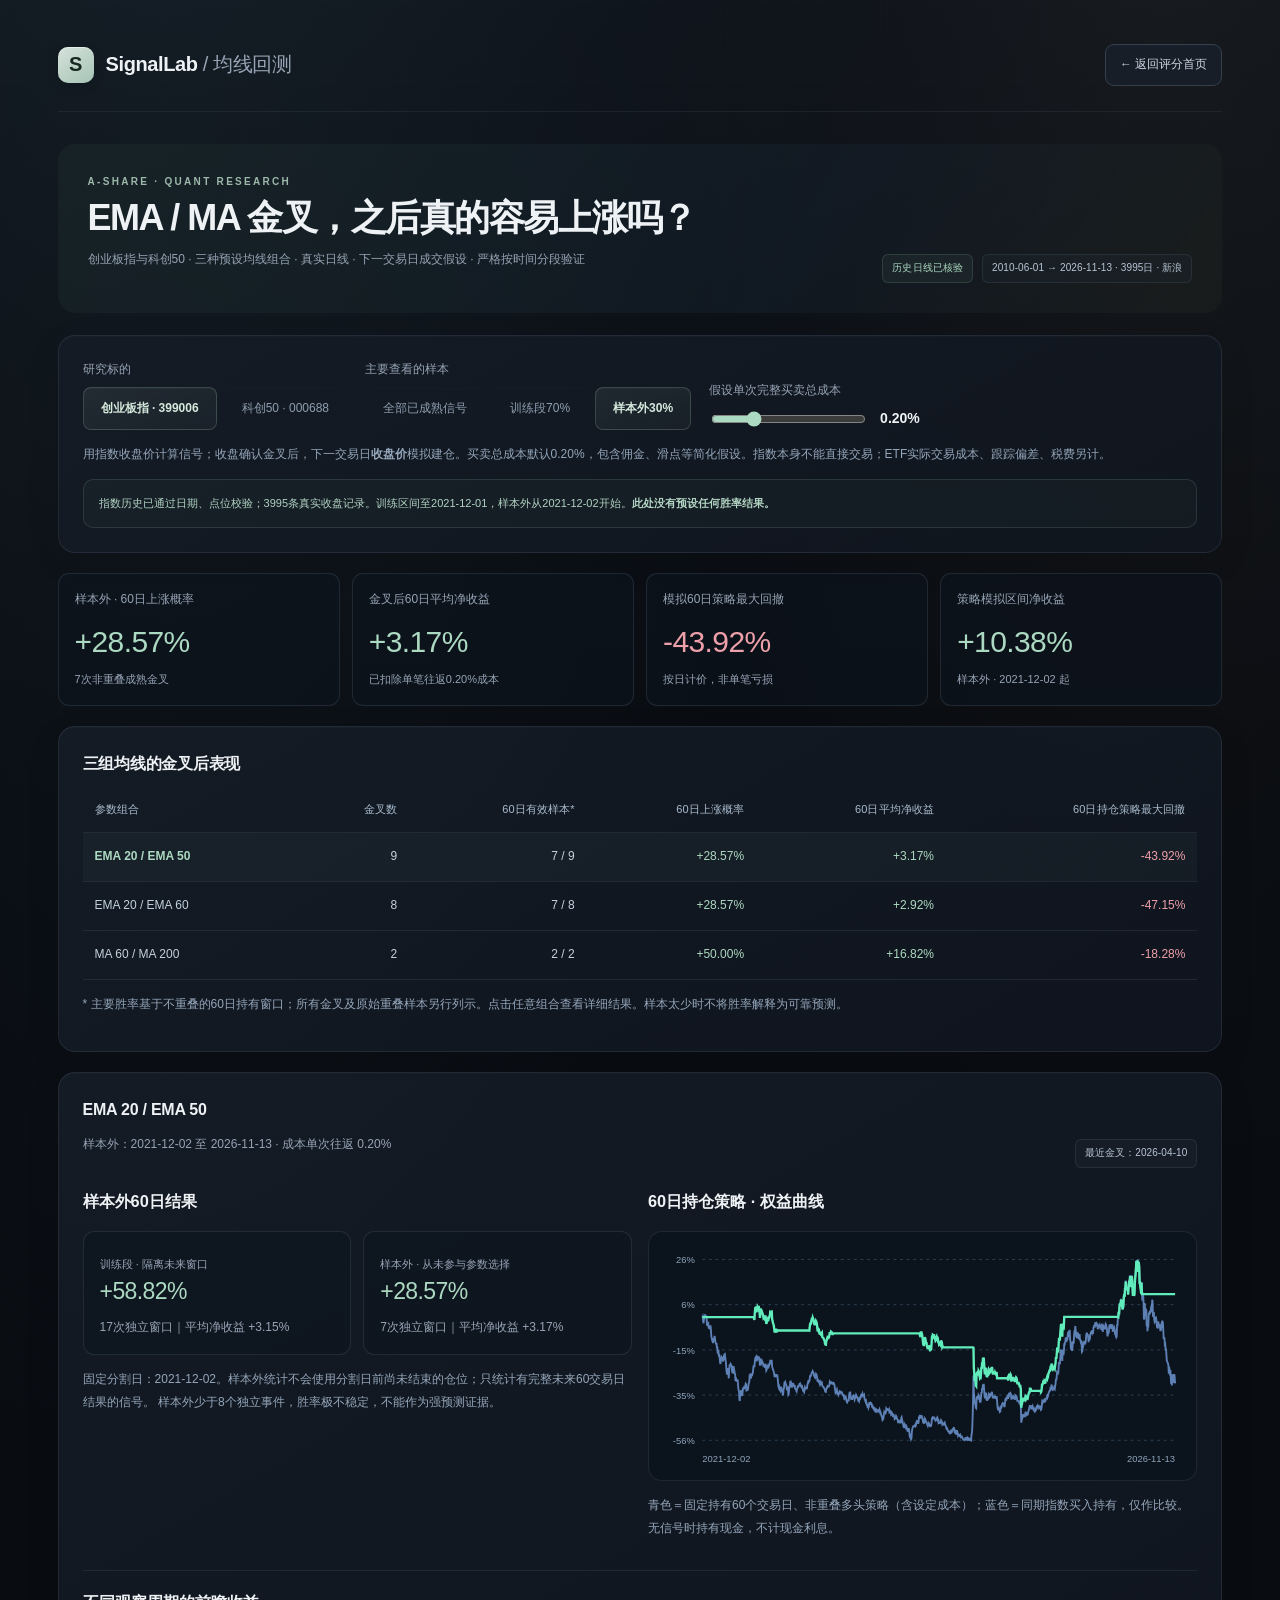
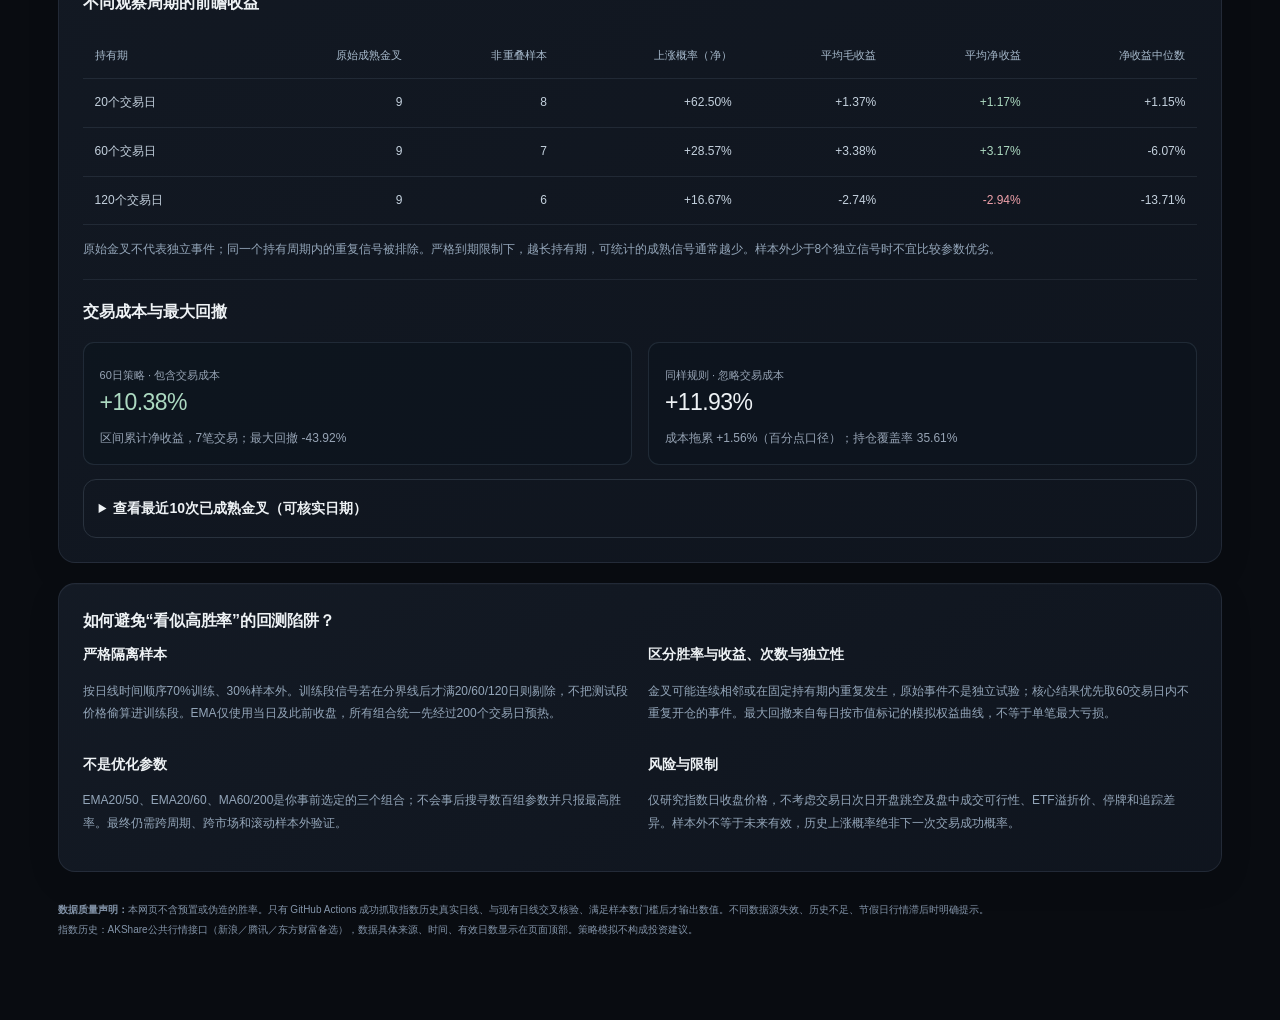
<file: backtest.html>
<!doctype html>
<html lang="zh-CN"><head><meta charset="utf-8"><meta name="viewport" content="width=device-width,initial-scale=1,viewport-fit=cover"><meta name="theme-color" content="#090f1b"><title>SignalLab · EMA/MA 历史回测</title>
<style>
:root{--bg:#0a111d;--panel:#121f30;--panel2:#16263b;--line:#2d425b;--text:#e6eef8;--muted:#96abc2;--mint:#66e4b6;--gold:#f6c877;--red:#ff7b8a;--blue:#89b7fd}*{box-sizing:border-box}body{margin:0;background:radial-gradient(ellipse at 72% 0%,#152c3c 0%,var(--bg) 55%);color:var(--text);font-family:-apple-system,BlinkMacSystemFont,"Segoe UI",sans-serif;font-size:14px;line-height:1.5}button,input,select{font:inherit}a{color:#a1e8ce}.wrap{max-width:1160px;margin:auto;padding:18px clamp(14px,4vw,32px) 64px}header{display:flex;align-items:center;justify-content:space-between;gap:14px;margin-bottom:24px}h1,h2,h3,p{margin-top:0}h1{font-size:clamp(22px,4.7vw,33px);letter-spacing:-.5px;margin-bottom:6px}h2{font-size:17px;margin-bottom:9px}.brand{display:flex;align-items:center;gap:10px;font-size:20px;font-weight:750}.mark{width:37px;height:37px;border-radius:11px;background:linear-gradient(140deg,#82b6ff,#50d8b0);display:grid;place-items:center;color:#08222e;font-weight:900}.muted,small{color:var(--muted)}.eyebrow{font-size:10px;letter-spacing:3px;color:#78bba6;font-weight:700;margin-bottom:5px}.card{border-radius:20px;background:linear-gradient(160deg,rgba(23,40,60,.95),rgba(14,26,41,.95));border:1px solid var(--line);padding:22px;margin-top:16px;box-shadow:0 9px 27px rgba(0,0,0,.08)}.btn,.seg button{color:var(--text);border:1px solid var(--line);border-radius:12px;background:#122338;padding:10px 14px;cursor:pointer;text-decoration:none;display:inline-flex;align-items:center;justify-content:center;gap:6px}.btn:hover,.seg button:hover{border-color:var(--mint)}.seg{display:flex;flex-wrap:wrap;gap:7px}.seg button.active{color:#0b2823;background:var(--mint);border-color:var(--mint);font-weight:800}.hero{display:flex;justify-content:space-between;gap:16px;align-items:flex-end;flex-wrap:wrap}.status{display:flex;align-items:center;gap:9px;flex-wrap:wrap}.chip{padding:5px 9px;font-size:11px;font-weight:700;border-radius:8px;background:#20364d;color:#bccde0}.chip.good{background:#143d34;color:#75e4b5}.chip.warn{background:#553c23;color:#f6cc84}.warn-box{border:1px solid #84653c;background:#33291e;color:#f4d09c;padding:13px 15px;border-radius:13px;margin-top:13px}.good-box{border:1px solid #295f59;background:#123631;color:#ade9d4;padding:13px 15px;border-radius:13px;margin-top:13px}.controls{display:flex;align-items:flex-end;flex-wrap:wrap;gap:18px}.control{display:grid;gap:7px}.control label{font-size:12px;color:var(--muted)}.control input[type=range]{accent-color:var(--mint);width:155px}.control select{padding:10px;background:#122338;color:#fff;border:1px solid var(--line);border-radius:11px}.summary{display:grid;grid-template-columns:repeat(4,minmax(0,1fr));gap:12px;margin-top:16px}.metric{padding:17px 14px;border:1px solid var(--line);background:rgba(10,22,38,.45);border-radius:16px;min-width:0}.metric .label{color:var(--muted);font-size:12px}.metric .number{font-size:clamp(18px,3vw,30px);letter-spacing:-.7px;font-weight:800;margin:7px 0 4px}.metric .sub{font-size:11px;color:var(--muted)}.positive{color:var(--mint)}.negative{color:var(--red)}.accent{color:var(--gold)}table{border-collapse:collapse;width:100%;font-size:13px;min-width:720px}th,td{padding:13px 12px;text-align:right;border-bottom:1px solid #2c3f53;white-space:nowrap}th:first-child,td:first-child{text-align:left}thead{color:#9bb3ce}tbody tr{cursor:pointer}tbody tr:hover{background:#1d3647}tbody tr.current{background:#173839}tbody tr.current td:first-child{color:var(--mint);font-weight:800}.table-wrap{overflow-x:auto;-webkit-overflow-scrolling:touch}.hint{font-size:12px;color:var(--muted);line-height:1.8;margin-top:13px}.chart{height:250px;width:100%;border-radius:14px;background:#0c1b2b;border:1px solid #2a4356;padding:10px}.chart svg{width:100%;height:100%;display:block}.grid2{display:grid;grid-template-columns:1fr 1fr;gap:16px}.divider{height:1px;background:var(--line);margin:18px 0}.split-cards{display:grid;grid-template-columns:repeat(2,minmax(0,1fr));gap:12px}.split-card{padding:17px;background:#0d1c2d;border:1px solid #30475e;border-radius:14px}.split-card strong{font-size:23px}.split-card .overline{font-size:11px;color:var(--muted)}.split-card div{margin-top:7px}.details{border:1px solid var(--line);border-radius:13px;overflow:hidden;margin-top:14px}details summary{padding:15px;cursor:pointer;color:var(--text);font-weight:600}details p{padding:0 15px;color:var(--muted);font-size:12px}.svg-axis{fill:#90a6bb;font-size:10px}.empty{padding:45px 20px;text-align:center;color:var(--muted);border:1px dashed var(--line);border-radius:14px;margin-top:15px}.footer{font-size:12px;color:var(--muted);line-height:1.9;margin-top:25px}.tagline{font-size:13px;color:var(--muted);max-width:760px}.last{font-size:12px;margin-top:10px;color:var(--muted)}.help{color:var(--muted);font-size:12px}.sr{position:absolute;clip:rect(0,0,0,0);overflow:hidden;width:1px;height:1px}.mono{font-variant-numeric:tabular-nums}#appContent[hidden]{display:none}@media(max-width:720px){.wrap{padding:15px 13px 55px}.card{padding:15px;border-radius:16px}.summary{grid-template-columns:repeat(2,minmax(0,1fr))}.grid2{grid-template-columns:1fr}.split-cards{grid-template-columns:1fr}.metric .number{font-size:24px}.brand{font-size:17px}.status{gap:5px}.controls{gap:14px}}
</style><link rel="stylesheet" href="./theme.css?v=20261019-nocturne">
</head>
<body data-theme="nocturne"><div class="wrap">
<header><div class="brand"><span class="mark">S</span><span>SignalLab <span style="color:var(--muted);font-weight:400">/ 均线回测</span></span></div><a class="btn" href="./index.html">← 返回评分首页</a></header>
<div class="hero"><div><div class="eyebrow">A-SHARE · QUANT RESEARCH</div><h1>EMA / MA 金叉，之后真的容易上涨吗？</h1><p class="tagline">创业板指与科创50 · 三种预设均线组合 · 真实日线 · 下一交易日成交假设 · 严格按时间分段验证</p></div><div class="status"><span class="chip" id="dataLabel">加载行情中</span><span class="chip" id="datesLabel">—</span></div></div>
<section class="card"><div class="controls"><div class="control"><label>研究标的</label><div class="seg" id="indices"><button class="active" data-idx="cy">创业板指 · 399006</button><button data-idx="kc">科创50 · 000688</button></div></div><div class="control"><label>主要查看的样本</label><div class="seg" id="samples"><button data-s="all">全部已成熟信号</button><button data-s="train">训练段70%</button><button data-s="test" class="active">样本外30%</button></div></div><div class="control"><label for="cost">假设单次完整买卖总成本</label><div style="display:flex;align-items:center;gap:12px"><input type="range" id="cost" min="0" max="0.8" value="0.2" step="0.05"><strong id="costValue" class="mono">0.20%</strong></div></div></div><div class="hint">用指数收盘价计算信号；收盘确认金叉后，下一交易日<strong>收盘价</strong>模拟建仓。买卖总成本默认0.20%，包含佣金、滑点等简化假设。指数本身不能直接交易；ETF实际交易成本、跟踪偏差、税费另计。</div><div id="message"></div></section>
<div id="appContent" hidden>
<section class="summary" id="metrics"></section>
<section class="card"><h2>三组均线的金叉后表现</h2><div class="table-wrap"><table><thead><tr><th>参数组合</th><th>金叉数</th><th>60日有效样本*</th><th>60日上涨概率</th><th>60日平均净收益</th><th>60日持仓策略最大回撤</th></tr></thead><tbody id="strategyRows"></tbody></table></div><p class="hint">* 主要胜率基于不重叠的60日持有窗口；所有金叉及原始重叠样本另行列示。点击任意组合查看详细结果。样本太少时不将胜率解释为可靠预测。</p></section>
<section class="card"><div class="hero"><div><h2 id="detailTitle">EMA 20 / EMA 50</h2><p class="help" id="detailSub">等待回测</p></div><span class="chip" id="lastSignal">最近金叉 —</span></div><div class="grid2"><div><h3>样本外60日结果</h3><div class="split-cards"><div class="split-card"><div class="overline">训练段 · 隔离未来窗口</div><strong id="trainWin">—</strong><div class="help" id="trainDetail">—</div></div><div class="split-card"><div class="overline">样本外 · 从未参与参数选择</div><strong id="testWin">—</strong><div class="help" id="testDetail">—</div></div></div><p class="hint" id="splitDetails">—</p></div><div><h3>60日持仓策略 · 权益曲线</h3><div id="equityChart" class="chart"></div><p class="hint">青色＝固定持有60个交易日、非重叠多头策略（含设定成本）；蓝色＝同期指数买入持有，仅作比较。无信号时持有现金，不计现金利息。</p></div></div><div class="divider"></div><h3>不同观察周期的前瞻收益</h3><div class="table-wrap"><table><thead><tr><th>持有期</th><th>原始成熟金叉</th><th>非重叠样本</th><th>上涨概率（净）</th><th>平均毛收益</th><th>平均净收益</th><th>净收益中位数</th></tr></thead><tbody id="horizons"></tbody></table></div><p class="hint" id="sampleNote"></p><div class="divider"></div><h3>交易成本与最大回撤</h3><div id="costDetails" class="grid2"></div><details class="details"><summary>查看最近10次已成熟金叉（可核实日期）</summary><div class="table-wrap"><table><thead><tr><th>信号日期</th><th>模拟建仓</th><th>60日退出</th><th>60日毛收益</th><th>60日净收益</th></tr></thead><tbody id="trades"></tbody></table></div></details></section>
<section class="card"><h2>如何避免“看似高胜率”的回测陷阱？</h2><div class="grid2"><div><strong>严格隔离样本</strong><p class="hint">按日线时间顺序70%训练、30%样本外。训练段信号若在分界线后才满20/60/120日则剔除，不把测试段价格偷算进训练段。EMA仅使用当日及此前收盘，所有组合统一先经过200个交易日预热。</p></div><div><strong>区分胜率与收益、次数与独立性</strong><p class="hint">金叉可能连续相邻或在固定持有期内重复发生，原始事件不是独立试验；核心结果优先取60交易日内不重复开仓的事件。最大回撤来自每日按市值标记的模拟权益曲线，不等于单笔最大亏损。</p></div><div><strong>不是优化参数</strong><p class="hint">EMA20/50、EMA20/60、MA60/200是你事前选定的三个组合；不会事后搜寻数百组参数并只报最高胜率。最终仍需跨周期、跨市场和滚动样本外验证。</p></div><div><strong>风险与限制</strong><p class="hint">仅研究指数日收盘价格，不考虑交易日次日开盘跳空及盘中成交可行性、ETF溢折价、停牌和追踪差异。样本外不等于未来有效，历史上涨概率绝非下一次交易成功概率。</p></div></div></section>
</div>
<div class="footer"><strong>数据质量声明：</strong>本网页不含预置或伪造的胜率。只有 GitHub Actions 成功抓取指数历史真实日线、与现有日线交叉核验、满足样本数门槛后才输出数值。不同数据源失效、历史不足、节假日行情滞后时明确提示。<br>指数历史：AKShare公共行情接口（新浪／腾讯／东方财富备选），数据具体来源、时间、有效日数显示在页面顶部。策略模拟不构成投资建议。</div>
</div>
<script src="./data.js"></script>
<script>
'use strict';
const COMBOS=[{id:'ema2050',title:'EMA 20 / EMA 50',type:'ema',fast:20,slow:50},{id:'ema2060',title:'EMA 20 / EMA 60',type:'ema',fast:20,slow:60},{id:'ma60200',title:'MA 60 / MA 200',type:'sma',fast:60,slow:200}];
const HORIZONS=[20,60,120];
const state={index:'cy',sample:'test',cost:.2,combo:'ema2050'};
let series=null, quote=null, payload=null, calc=null;
const el=id=>document.getElementById(id);
const fmt=(n,d=2)=>Number.isFinite(n)?n.toLocaleString('zh-CN',{minimumFractionDigits:d,maximumFractionDigits:d}):'—';
const pct=(n)=>Number.isFinite(n)?`${n>0?'+':''}${fmt(n*100)}%`:'样本不足';
const signedClass=n=>Number.isFinite(n)?n>0?'positive':n<0?'negative':'':'';
const mean=a=>a.length?a.reduce((x,y)=>x+y,0)/a.length:null;
function median(a){if(!a.length)return null;let b=a.slice().sort((x,y)=>x-y);return b.length%2?b[(b.length-1)/2]:(b[b.length/2-1]+b[b.length/2])/2;}
function sma(p,n){const a=Array(p.length).fill(null);let s=0;for(let i=0;i<p.length;i++){s+=p[i];if(i>=n)s-=p[i-n];if(i>=n-1)a[i]=s/n;}return a;}
function ema(p,n){const a=Array(p.length).fill(null);if(p.length<n)return a;let seed=0;for(let i=0;i<n;i++)seed+=p[i];a[n-1]=seed/n;const alpha=2/(n+1);for(let i=n;i<p.length;i++)a[i]=p[i]*alpha+a[i-1]*(1-alpha);return a;}
function signalIndices(p,c){const f=c.type==='ema'?ema(p,c.fast):sma(p,c.fast),s=c.type==='ema'?ema(p,c.slow):sma(p,c.slow);const out=[];for(let i=200;i<p.length-1;i++){if(f[i]!=null&&s[i]!=null&&f[i-1]!=null&&s[i-1]!=null&&f[i]>s[i]&&f[i-1]<=s[i-1])out.push(i);}return out;}
function rangeFor(key,n){const split=Math.max(201,Math.floor(n*.70));return key==='train'?{start:200,end:split-1,label:'训练段'}:key==='test'?{start:split,end:n-1,label:'样本外'}:{start:200,end:n-1,label:'全部'};}
function eventsFor(p,events,h,start,end,cost,nonOverlap){const arr=[];let lastEnd=-1;for(const si of events){const entry=si+1, exit=entry+h;if(si<start||exit>end)continue;if(nonOverlap && entry<=lastEnd)continue;const gross=p[exit]/p[entry]-1;const net=(p[exit]/p[entry])*Math.pow(1-cost/2,2)-1;arr.push({si,entry,exit,gross,net});lastEnd=exit;}return arr;}
function stat(xs){const rr=xs.map(x=>x.net);return {n:xs.length,win:xs.length?rr.filter(x=>x>0).length/xs.length:null,avg:mean(rr),med:median(rr),gross:mean(xs.map(x=>x.gross))};}
function equity(p,events,start,end,cost){const trs=eventsFor(p,events,60,start,end,cost,true);let cash=1, active=null,tix=0,eq=[],peak=1,dd=0,exposure=0;for(let i=start;i<=end;i++){
 if(active===null&&tix<trs.length&&i===trs[tix].entry){active={entry:p[i],capital:cash*(1-cost/2),exit:trs[tix].exit};}
 let val=active?active.capital*(p[i]/active.entry):cash;
 if(active){exposure++;if(i===active.exit){cash=val*(1-cost/2);val=cash;active=null;tix++;}}
 eq.push(val);peak=Math.max(peak,val);dd=Math.min(dd,val/peak-1);
 }
 return {series:eq,dd,return:eq.length?eq[eq.length-1]-1:null,trades:trs.length,exposure:exposure/Math.max(1,end-start+1),buyhold:p[end]/p[start]-1};}
function dataSanity(input, latest){
 if(!input||input.status!=='ok'||!Array.isArray(input.bars))return {error:input?.reason||'尚未接入足量指数历史日线；请手动运行GitHub Actions'};
 const bars=input.bars;if(bars.length<550)return {error:`仅${bars.length}个有效收盘，至少需要550天进行200日均线预热和样本外检验`};
 let prev='';const out=[];for(const b of bars){if(!Array.isArray(b)||!/^\d{4}-\d{2}-\d{2}$/.test(b[0])||!Number.isFinite(b[1])||b[1]<=0||b[0]<=prev)return {error:'历史数据日期、价格或排序异常'};out.push({date:b[0],close:b[1]});prev=b[0];}
 if(latest && out[out.length-1].date!==latest)return {error:`历史日线截至${out[out.length-1].date}，实时日线截至${latest}；二者不同步，为避免错误回测暂不显示结果`};
 return {bars:out};}
function plotSvg(s, start, end, p){if(!s||!s.series?.length)return '<div class="empty">暂无足量交易生成权益曲线</div>';let a=s.series,b=p.slice(start,end+1).map(x=>x/p[start]);const all=a.concat(b);let lo=Math.min(...all),hi=Math.max(...all);if(!Number.isFinite(lo)||!Number.isFinite(hi))return '';if(hi-lo<.05){lo-=.05;hi+=.05;}let W=560,H=235,left=46,right=12,top=15,bottom=28;let X=i=>left+(i/Math.max(a.length-1,1))*(W-left-right),Y=v=>top+(hi-v)/(hi-lo)*(H-top-bottom);const pts=v=>v.map((k,i)=>`${X(i).toFixed(1)},${Y(k).toFixed(1)}`).join(' ');let grid='';for(let j=0;j<5;j++){let v=lo+(hi-lo)*j/4,y=Y(v);grid+=`<line x1="${left}" y1="${y}" x2="${W-right}" y2="${y}" stroke="#2b4256" stroke-dasharray="3 4"/><text class="svg-axis" x="${left-8}" y="${y+4}" text-anchor="end">${fmt((v-1)*100,0)}%</text>`}return `<svg viewBox="0 0 ${W} ${H}" role="img" aria-label="策略与同期指数净值比较图">${grid}<polyline fill="none" stroke="#80aef5" stroke-width="2" opacity=".7" points="${pts(b)}"/><polyline fill="none" stroke="#60edbb" stroke-width="2.5" points="${pts(a)}"/><text class="svg-axis" x="${left}" y="${H-5}">${series[start]?.date||''}</text><text class="svg-axis" x="${W-right}" y="${H-5}" text-anchor="end">${series[end]?.date||''}</text></svg>`;}
function load(){payload=window.SIGNAL_LIVE;quote=payload?.indices?.[state.index]?.index||null;const raw=payload?.backtests?.[state.index];let res=dataSanity(raw,quote?.date);el('dataLabel').textContent=raw?.status==='ok'?'历史日线已核验':'等待历史数据';el('dataLabel').className='chip '+(raw?.status==='ok'?'good':'warn');el('datesLabel').textContent=raw?.count?`${raw.first_date} → ${raw.as_of} · ${raw.count}日 · ${raw.source}`:'暂无已验证历史日线';el('appContent').hidden=!!res.error;
 if(res.error){el('message').innerHTML=`<div class="warn-box">${esc(res.error)}<br><span style="font-size:12px">日线自动任务即使显示绿色，也不保证长期历史已经取全。检查GitHub任务日志中的“回测日线 cy/kc”字段。</span></div>`;return;}
 series=res.bars;const p=series.map(x=>x.close);const split=Math.floor(p.length*.7);calc={p,split,all:{},events:{}};COMBOS.forEach(c=>{calc.events[c.id]=signalIndices(p,c)});el('message').innerHTML=`<div class="good-box">指数历史已通过日期、点位校验；${series.length}条真实收盘记录。训练区间至${series[split-1].date}，样本外从${series[split].date}开始。<strong>此处没有预设任何胜率结果。</strong></div>`;render();}
function esc(s){return String(s??'').replace(/[&<>"']/g,c=>({'&':'&amp;','<':'&lt;','>':'&gt;','"':'&quot;',"'":'&#39;'}[c]));}
function render(){if(!calc)return;const p=calc.p,n=p.length,cost=state.cost/100,r=rangeFor(state.sample,n);let body='',stats={};for(const c of COMBOS){const ev=calc.events[c.id],all=eventsFor(p,ev,60,r.start,r.end,cost,false),non=eventsFor(p,ev,60,r.start,r.end,cost,true),st=stat(non),eq=equity(p,ev,r.start,r.end,cost);stats[c.id]={non,all,st,eq};body+=`<tr class="${c.id===state.combo?'current':''}" data-combo="${c.id}"><td>${c.title}</td><td>${ev.filter(x=>x>=r.start&&x<=r.end).length}</td><td>${non.length} / ${all.length}</td><td class="${signedClass(st.avg)}">${pct(st.win)}</td><td class="${signedClass(st.avg)}">${pct(st.avg)}</td><td class="negative">${non.length?pct(eq.dd):'样本不足'}</td></tr>`}el('strategyRows').innerHTML=body;el('strategyRows').querySelectorAll('tr').forEach(tr=>tr.onclick=()=>{state.combo=tr.dataset.combo;render()});const s=stats[state.combo],c=COMBOS.find(x=>x.id===state.combo),ev=calc.events[c.id];el('detailTitle').textContent=c.title;el('detailSub').textContent=`${r.label}：${series[r.start].date} 至 ${series[r.end].date} · 成本单次往返 ${fmt(state.cost)}%`;
 const last=ev.length?series[ev[ev.length-1]].date:'无';el('lastSignal').textContent=`最近金叉：${last}`;
 const train=stat(eventsFor(p,ev,60,rangeFor('train',n).start,rangeFor('train',n).end,cost,true)),test=stat(eventsFor(p,ev,60,rangeFor('test',n).start,rangeFor('test',n).end,cost,true));
 el('trainWin').textContent=pct(train.win);el('trainWin').className=signedClass(train.avg);el('testWin').textContent=pct(test.win);el('testWin').className=signedClass(test.avg);
 el('trainDetail').textContent=`${train.n}次独立窗口｜平均净收益 ${pct(train.avg)}`;el('testDetail').textContent=`${test.n}次独立窗口｜平均净收益 ${pct(test.avg)}`;
 el('splitDetails').textContent=`固定分割日：${series[calc.split].date}。样本外统计不会使用分割日前尚未结束的仓位；只统计有完整未来60交易日结果的信号。${test.n<8?' 样本外少于8个独立事件，胜率极不稳定，不能作为强预测证据。':''}`;
 el('equityChart').innerHTML=s.non.length?plotSvg(s.eq,r.start,r.end,p):'<div class="empty">该时段没有完整的非重叠60日持仓样本</div>';
 let trs='';HORIZONS.forEach(h=>{let raw=eventsFor(p,ev,h,r.start,r.end,cost,false),dedup=eventsFor(p,ev,h,r.start,r.end,cost,true),k=stat(dedup);trs+=`<tr><td>${h}个交易日</td><td>${raw.length}</td><td>${dedup.length}</td><td>${pct(k.win)}</td><td>${pct(k.gross)}</td><td class="${signedClass(k.avg)}">${pct(k.avg)}</td><td>${pct(k.med)}</td></tr>`});el('horizons').innerHTML=trs;
 el('sampleNote').textContent=`原始金叉不代表独立事件；同一个持有周期内的重复信号被排除。严格到期限制下，越长持有期，可统计的成熟信号通常越少。样本外少于8个独立信号时不宜比较参数优劣。`;
 const grossEq=equity(p,ev,r.start,r.end,0),netEq=s.eq;
 el('costDetails').innerHTML=`<div class="split-card"><div class="overline">60日策略 · 包含交易成本</div><strong class="${signedClass(netEq.return)}">${s.non.length?pct(netEq.return):'—'}</strong><div class="help">区间累计净收益，${netEq.trades}笔交易；最大回撤 ${netEq.trades?pct(netEq.dd):'—'}</div></div><div class="split-card"><div class="overline">同样规则 · 忽略交易成本</div><strong>${grossEq.trades?pct(grossEq.return):'—'}</strong><div class="help">成本拖累 ${grossEq.trades?pct(grossEq.return-netEq.return):'—'}（百分点口径）；持仓覆盖率 ${fmt(netEq.exposure*100)}%</div></div>`;
 const matured=s.all.slice(-10).reverse();el('trades').innerHTML=matured.length?matured.map(x=>`<tr><td>${series[x.si].date}</td><td>${series[x.entry].date}</td><td>${series[x.exit].date}</td><td>${pct(x.gross)}</td><td class="${signedClass(x.net)}">${pct(x.net)}</td></tr>`).join(''):'<tr><td colspan="5">本段没有完成60日检验的金叉</td></tr>';
 const main=s.st;el('metrics').innerHTML=`<div class="metric"><div class="label">${r.label} · 60日上涨概率</div><div class="number ${signedClass(main.avg)}">${pct(main.win)}</div><div class="sub">${main.n}次非重叠成熟金叉</div></div><div class="metric"><div class="label">金叉后60日平均净收益</div><div class="number ${signedClass(main.avg)}">${pct(main.avg)}</div><div class="sub">已扣除单笔往返${fmt(state.cost)}%成本</div></div><div class="metric"><div class="label">模拟60日策略最大回撤</div><div class="number negative">${main.n?pct(s.eq.dd):'—'}</div><div class="sub">按日计价，非单笔亏损</div></div><div class="metric"><div class="label">策略模拟区间净收益</div><div class="number ${signedClass(s.eq.return)}">${main.n?pct(s.eq.return):'—'}</div><div class="sub">${r.label} · ${series[r.start].date} 起</div></div>`;
}
document.querySelectorAll('#indices button').forEach(b=>b.addEventListener('click',()=>{state.index=b.dataset.idx;state.combo='ema2050';document.querySelectorAll('#indices button').forEach(x=>x.classList.toggle('active',x===b));load()}));
document.querySelectorAll('#samples button').forEach(b=>b.addEventListener('click',()=>{state.sample=b.dataset.s;document.querySelectorAll('#samples button').forEach(x=>x.classList.toggle('active',x===b));render()}));
el('cost').addEventListener('input',e=>{state.cost=Number(e.target.value);el('costValue').textContent=fmt(state.cost)+'%';render()});
load();
</script></body></html>
</file>
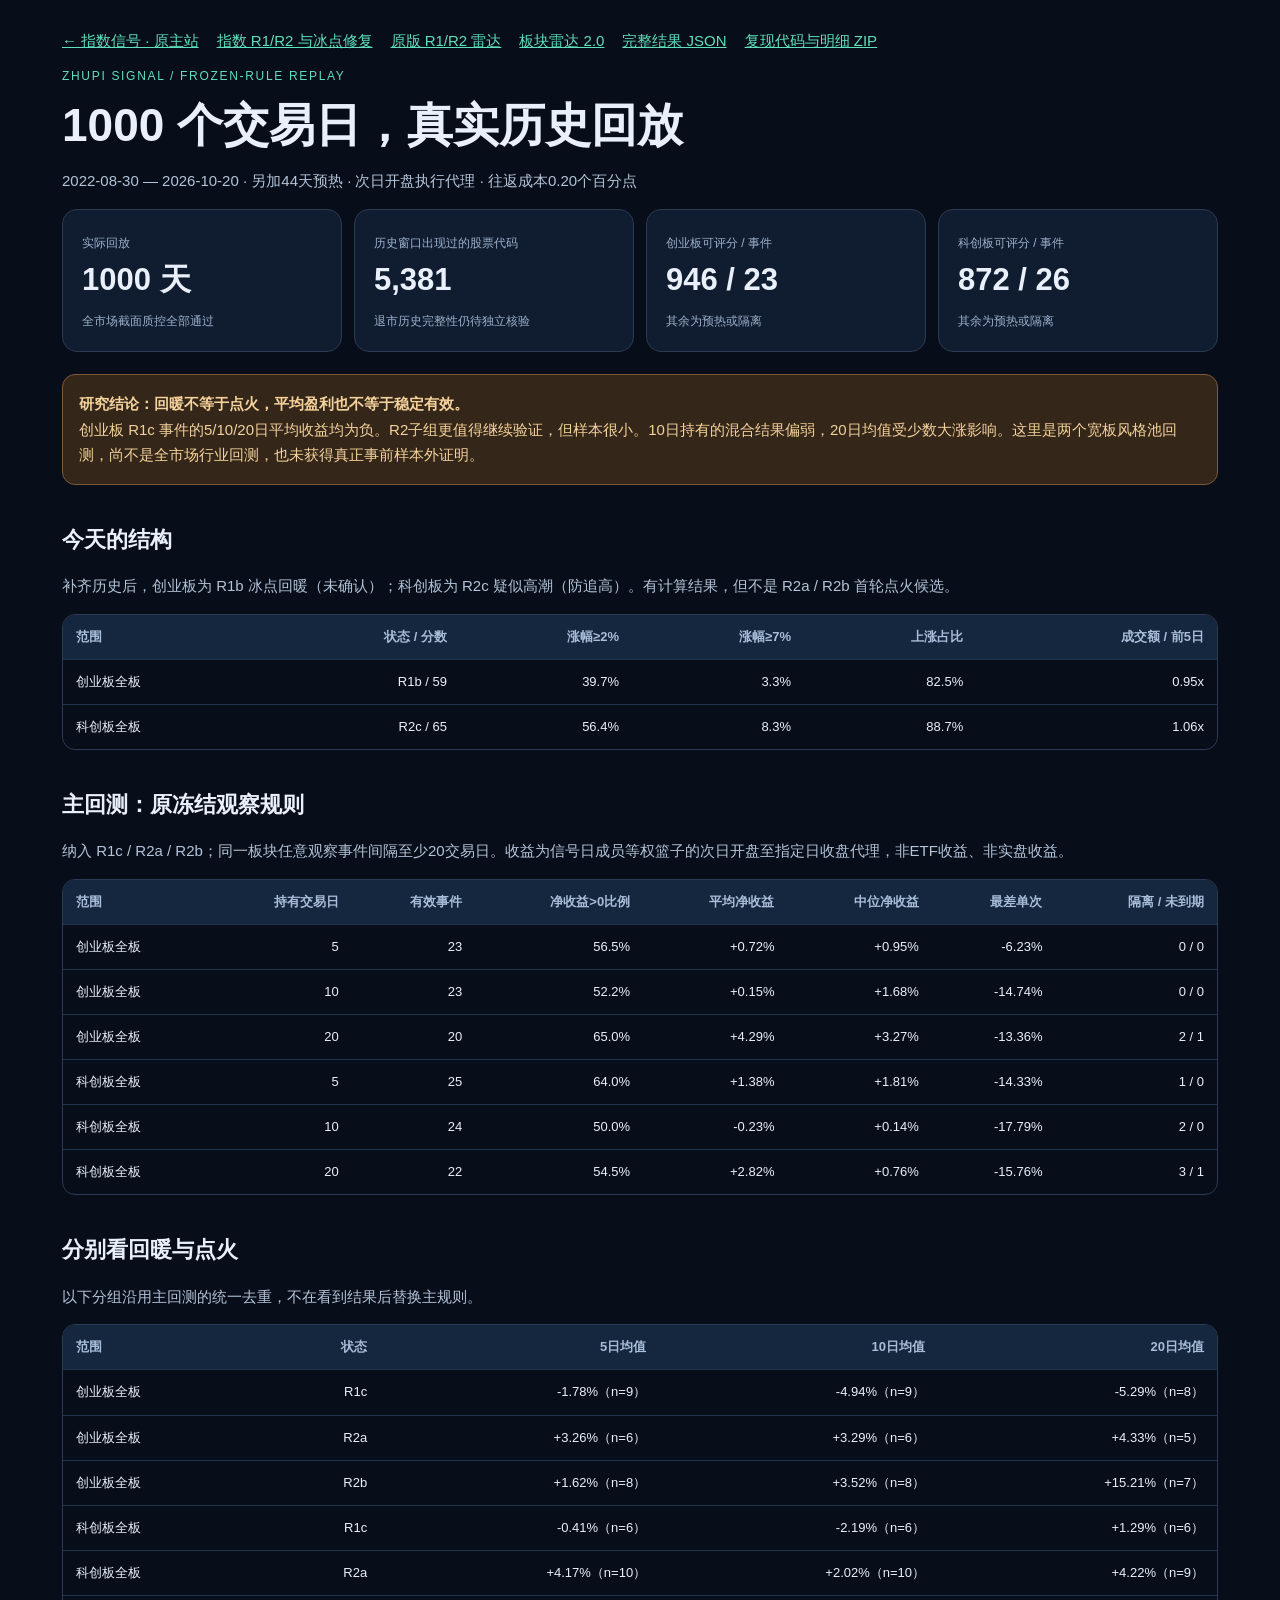
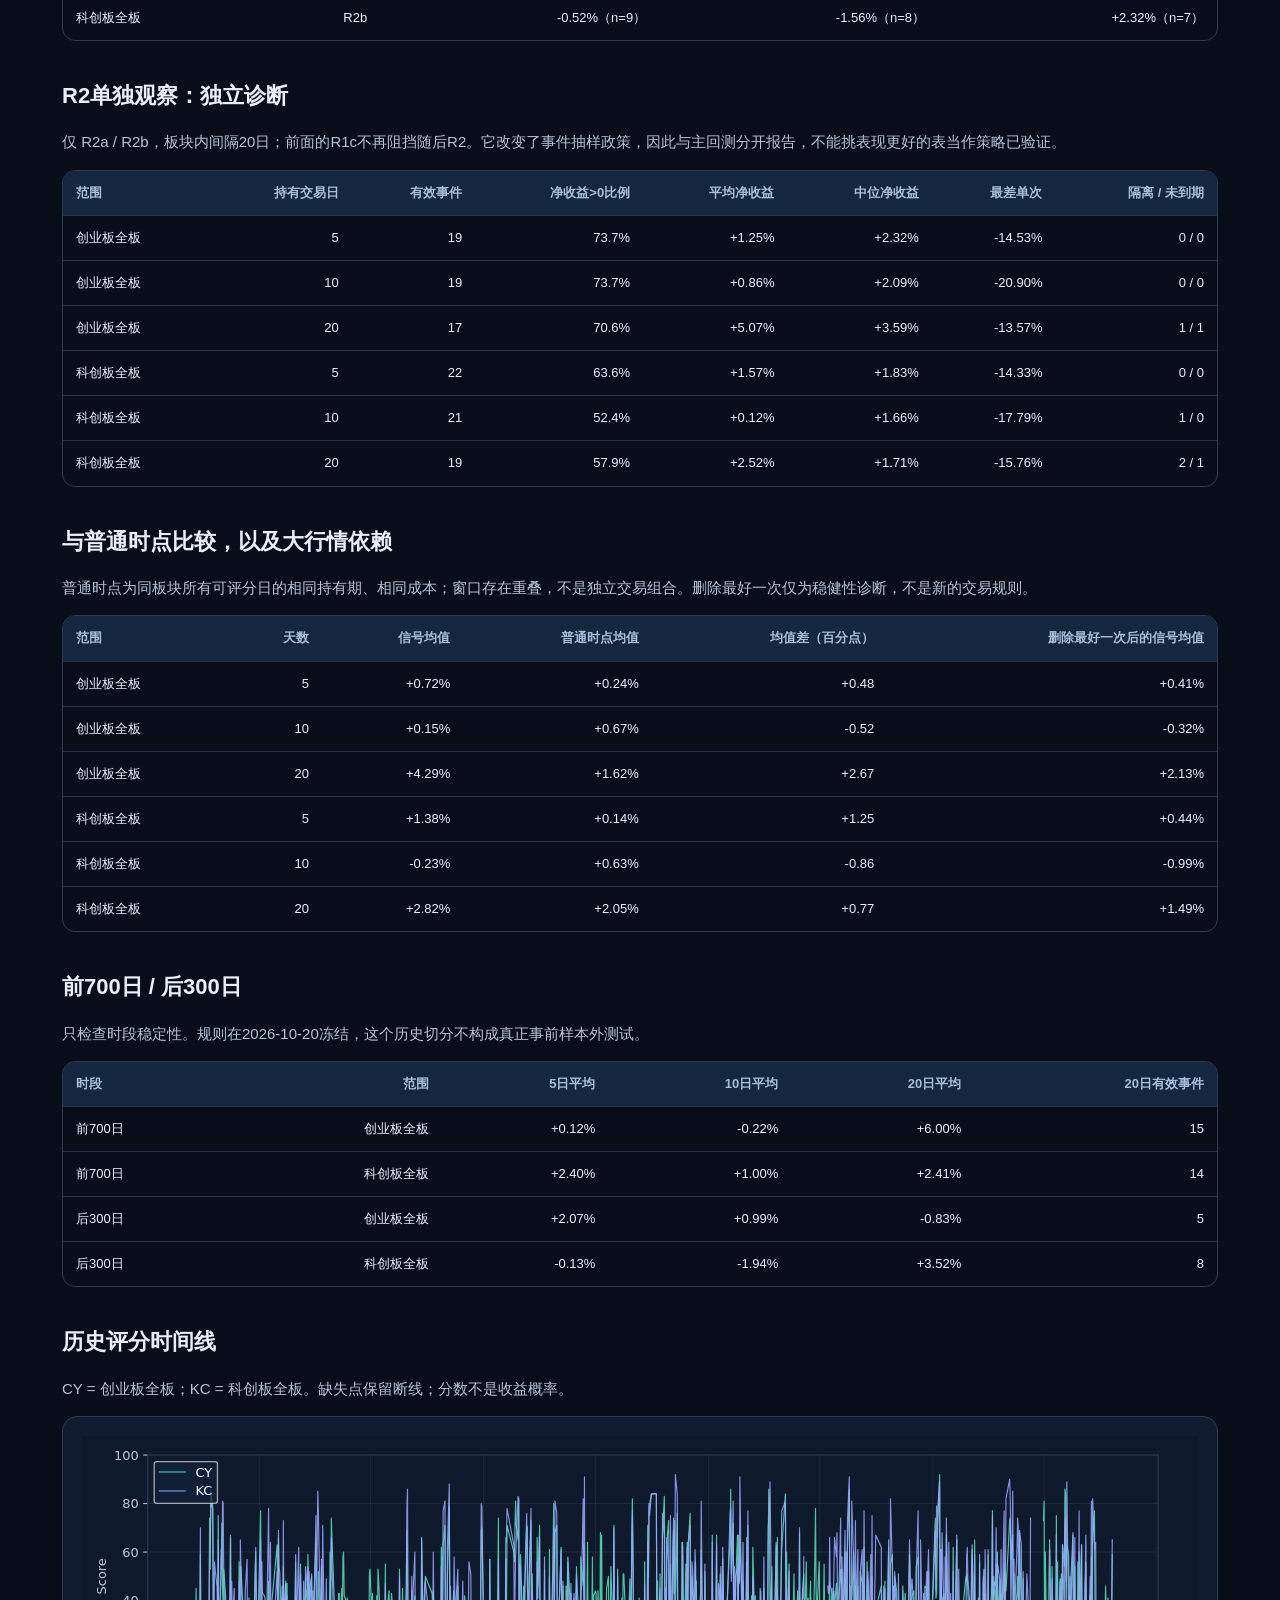
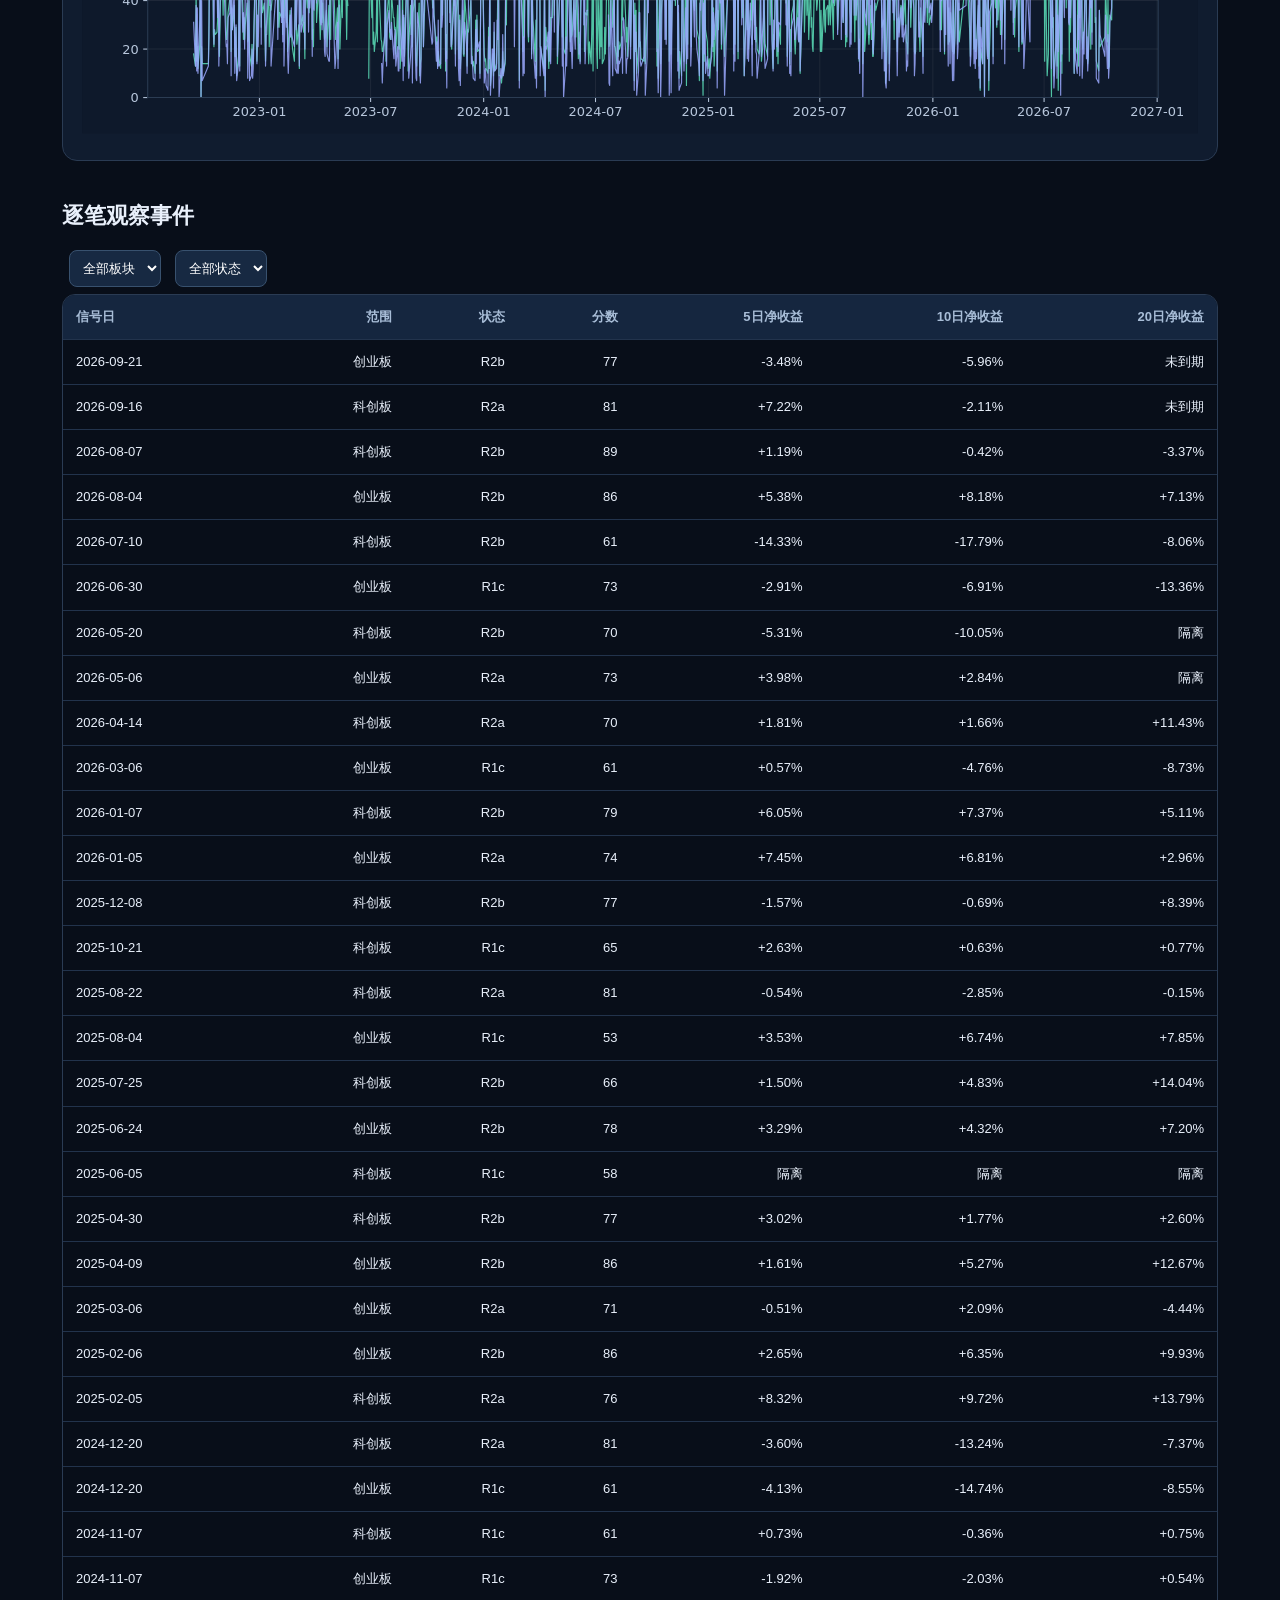
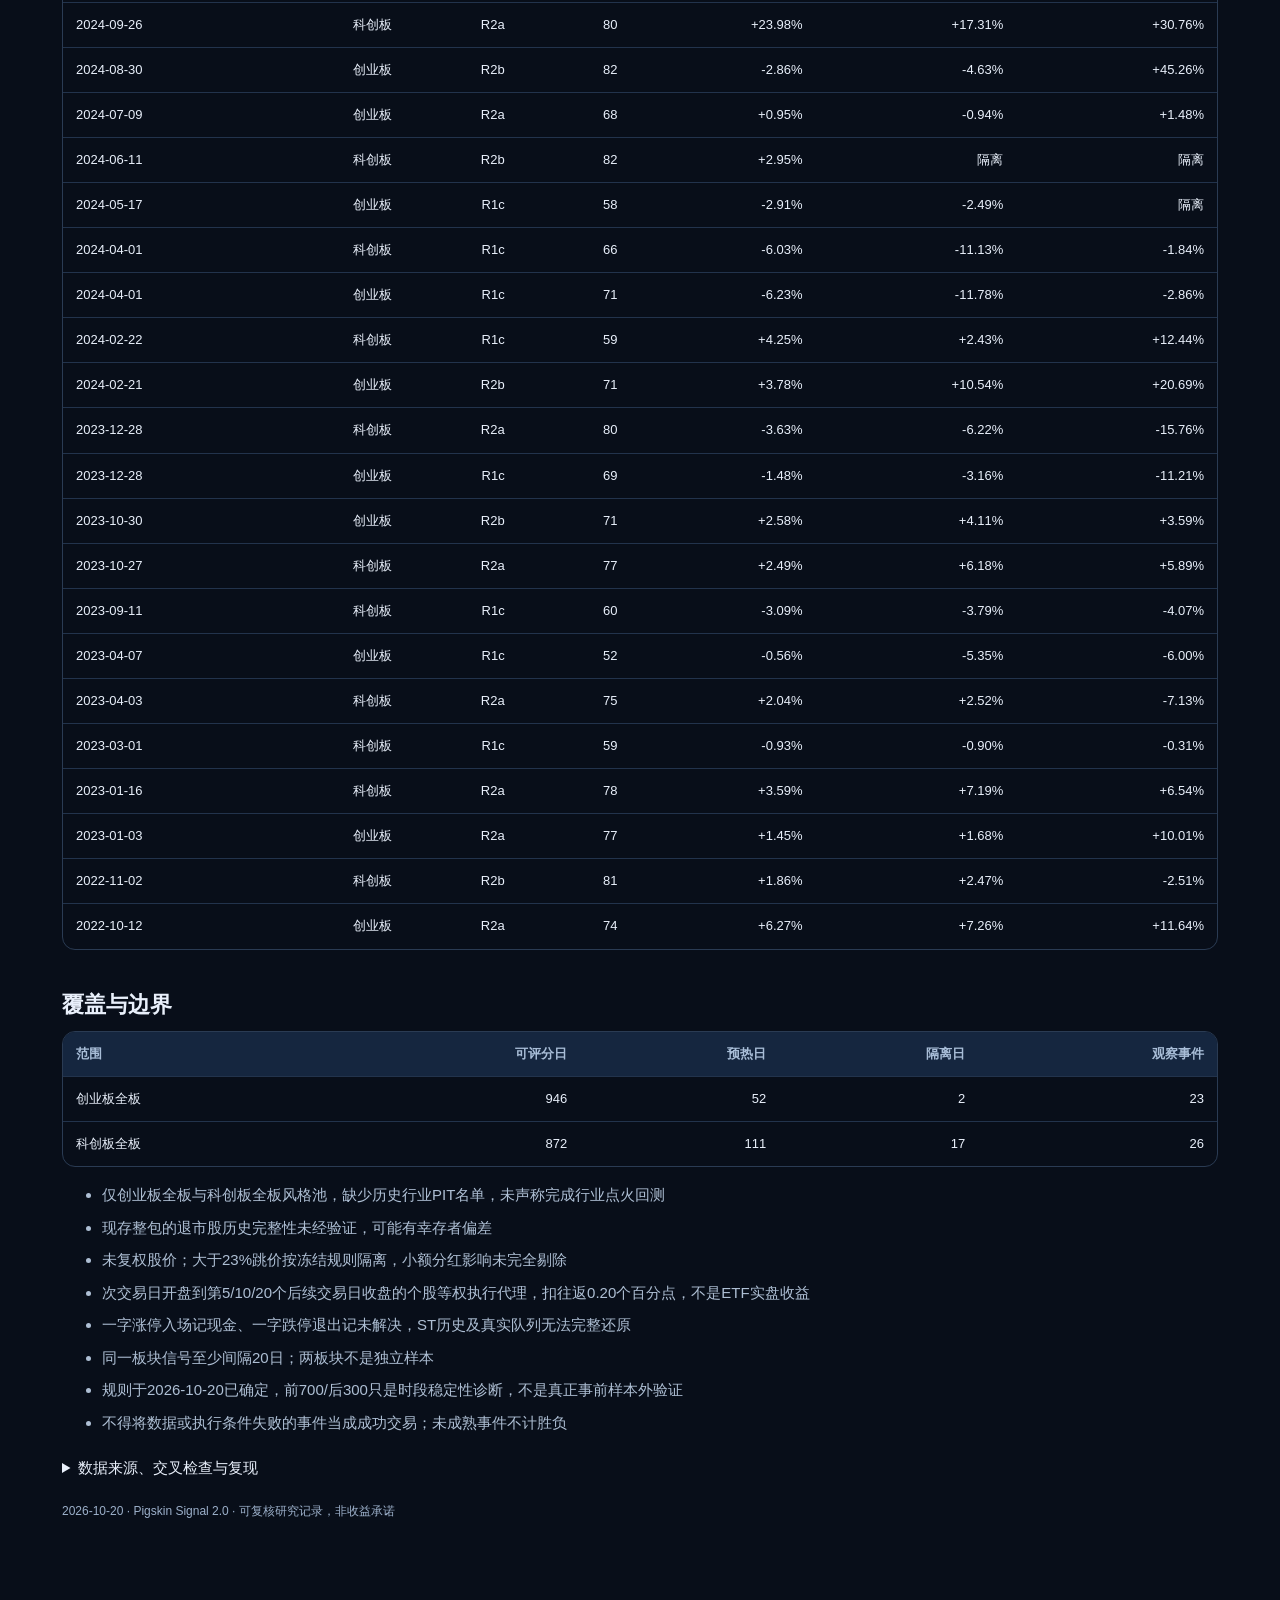
<file: backtest1000.html>
<!doctype html><html lang="zh-CN"><head><meta charset="utf-8"><meta name="viewport" content="width=device-width,initial-scale=1"><title>猪皮信号 · 1000交易日回测</title><style>
:root{color-scheme:dark}*{box-sizing:border-box}body{margin:0;background:#080e19;color:#e9f0fb;font:15px/1.7 -apple-system,BlinkMacSystemFont,"PingFang SC",sans-serif}main{max-width:1200px;margin:auto;padding:28px 22px 70px}a{color:#60dfbb}.eyebrow{color:#60dfbb;letter-spacing:.14em;font-size:12px}h1{font-size:clamp(29px,5vw,46px);margin:12px 0;line-height:1.2}h2{font-size:22px;margin:36px 0 8px}p{color:#b3c3d8}.cards{display:grid;grid-template-columns:repeat(4,1fr);gap:12px}.card,.panel{background:#101c2f;border:1px solid #2a3b53;border-radius:15px;padding:19px}.card b{font-size:31px;display:block}.small{font-size:12px;color:#9cb0ca}.warn{background:#342719;border:1px solid #7c5936;border-radius:13px;padding:16px;color:#f5d19b;margin:22px 0}.scroll{overflow:auto;border:1px solid #2a3b53;border-radius:13px}table{border-collapse:collapse;width:100%;font-size:13px;white-space:nowrap}th,td{text-align:right;border-bottom:1px solid #22334c;padding:11px 13px}th{background:#15263f;color:#a8bdd7}th:first-child,td:first-child{text-align:left}tr:last-child td{border:0}select{background:#172942;border:1px solid #38516e;color:white;border-radius:8px;padding:9px;margin:7px}svg{width:100%;height:auto}li{color:#aebfd4;margin:7px 0}.links{display:flex;gap:18px;flex-wrap:wrap}code{overflow-wrap:anywhere;color:#a8c5de;font-size:12px}details{margin:20px 0}.positive{color:#60dfbb}@media(max-width:700px){main{padding:20px 14px 50px}.cards{grid-template-columns:repeat(2,1fr)}.card{padding:14px}.card b{font-size:25px}}
</style></head><body><main><div class="links"><a href="./index.html">← 指数信号 · 原主站</a><a href="./index.html#tracePanel">指数 R1/R2 与冰点修复</a><a href="./scanner.html">原版 R1/R2 雷达</a><a href="./sector.html">板块雷达 2.0</a><a href="./backtest1000.json">完整结果 JSON</a><a href="./backtest1000_source.zip">复现代码与明细 ZIP</a></div><p class="eyebrow">ZHUPI SIGNAL / FROZEN-RULE REPLAY</p><h1>1000 个交易日，真实历史回放</h1><p>2022-08-30 — 2026-10-20 · 另加44天预热 · 次日开盘执行代理 · 往返成本0.20个百分点</p>
<div class="cards"><div class="card"><span class="small">实际回放</span><b>1000 天</b><span class="small">全市场截面质控全部通过</span></div><div class="card"><span class="small">历史窗口出现过的股票代码</span><b>5,381</b><span class="small">退市历史完整性仍待独立核验</span></div><div class="card"><span class="small">创业板可评分 / 事件</span><b>946 / 23</b><span class="small">其余为预热或隔离</span></div><div class="card"><span class="small">科创板可评分 / 事件</span><b>872 / 26</b><span class="small">其余为预热或隔离</span></div></div>
<div class="warn"><strong>研究结论：回暖不等于点火，平均盈利也不等于稳定有效。</strong><br>创业板 R1c 事件的5/10/20日平均收益均为负。R2子组更值得继续验证，但样本很小。10日持有的混合结果偏弱，20日均值受少数大涨影响。这里是两个宽板风格池回测，尚不是全市场行业回测，也未获得真正事前样本外证明。</div>
<h2>今天的结构</h2><p>补齐历史后，创业板为 R1b 冰点回暖（未确认）；科创板为 R2c 疑似高潮（防追高）。有计算结果，但不是 R2a / R2b 首轮点火候选。</p><div class="scroll"><table><thead><tr><th>范围</th><th>状态 / 分数</th><th>涨幅≥2%</th><th>涨幅≥7%</th><th>上涨占比</th><th>成交额 / 前5日</th></tr></thead><tbody><tr><td>创业板全板</td><td>R1b / 59</td><td>39.7%</td><td>3.3%</td><td>82.5%</td><td>0.95x</td></tr><tr><td>科创板全板</td><td>R2c / 65</td><td>56.4%</td><td>8.3%</td><td>88.7%</td><td>1.06x</td></tr></tbody></table></div>
<h2>主回测：原冻结观察规则</h2><p>纳入 R1c / R2a / R2b；同一板块任意观察事件间隔至少20交易日。收益为信号日成员等权篮子的次日开盘至指定日收盘代理，非ETF收益、非实盘收益。</p><div class="scroll"><table><thead><tr><th>范围</th><th>持有交易日</th><th>有效事件</th><th>净收益>0比例</th><th>平均净收益</th><th>中位净收益</th><th>最差单次</th><th>隔离 / 未到期</th></tr></thead><tbody><tr><td>创业板全板</td><td>5</td><td>23</td><td>56.5%</td><td>+0.72%</td><td>+0.95%</td><td>-6.23%</td><td>0 / 0</td></tr><tr><td>创业板全板</td><td>10</td><td>23</td><td>52.2%</td><td>+0.15%</td><td>+1.68%</td><td>-14.74%</td><td>0 / 0</td></tr><tr><td>创业板全板</td><td>20</td><td>20</td><td>65.0%</td><td>+4.29%</td><td>+3.27%</td><td>-13.36%</td><td>2 / 1</td></tr><tr><td>科创板全板</td><td>5</td><td>25</td><td>64.0%</td><td>+1.38%</td><td>+1.81%</td><td>-14.33%</td><td>1 / 0</td></tr><tr><td>科创板全板</td><td>10</td><td>24</td><td>50.0%</td><td>-0.23%</td><td>+0.14%</td><td>-17.79%</td><td>2 / 0</td></tr><tr><td>科创板全板</td><td>20</td><td>22</td><td>54.5%</td><td>+2.82%</td><td>+0.76%</td><td>-15.76%</td><td>3 / 1</td></tr></tbody></table></div>
<h2>分别看回暖与点火</h2><p>以下分组沿用主回测的统一去重，不在看到结果后替换主规则。</p><div class="scroll"><table><thead><tr><th>范围</th><th>状态</th><th>5日均值</th><th>10日均值</th><th>20日均值</th></tr></thead><tbody><tr><td>创业板全板</td><td>R1c</td><td>-1.78%（n=9）</td><td>-4.94%（n=9）</td><td>-5.29%（n=8）</td></tr><tr><td>创业板全板</td><td>R2a</td><td>+3.26%（n=6）</td><td>+3.29%（n=6）</td><td>+4.33%（n=5）</td></tr><tr><td>创业板全板</td><td>R2b</td><td>+1.62%（n=8）</td><td>+3.52%（n=8）</td><td>+15.21%（n=7）</td></tr><tr><td>科创板全板</td><td>R1c</td><td>-0.41%（n=6）</td><td>-2.19%（n=6）</td><td>+1.29%（n=6）</td></tr><tr><td>科创板全板</td><td>R2a</td><td>+4.17%（n=10）</td><td>+2.02%（n=10）</td><td>+4.22%（n=9）</td></tr><tr><td>科创板全板</td><td>R2b</td><td>-0.52%（n=9）</td><td>-1.56%（n=8）</td><td>+2.32%（n=7）</td></tr></tbody></table></div>
<h2>R2单独观察：独立诊断</h2><p>仅 R2a / R2b，板块内间隔20日；前面的R1c不再阻挡随后R2。它改变了事件抽样政策，因此与主回测分开报告，不能挑表现更好的表当作策略已验证。</p><div class="scroll"><table><thead><tr><th>范围</th><th>持有交易日</th><th>有效事件</th><th>净收益>0比例</th><th>平均净收益</th><th>中位净收益</th><th>最差单次</th><th>隔离 / 未到期</th></tr></thead><tbody><tr><td>创业板全板</td><td>5</td><td>19</td><td>73.7%</td><td>+1.25%</td><td>+2.32%</td><td>-14.53%</td><td>0 / 0</td></tr><tr><td>创业板全板</td><td>10</td><td>19</td><td>73.7%</td><td>+0.86%</td><td>+2.09%</td><td>-20.90%</td><td>0 / 0</td></tr><tr><td>创业板全板</td><td>20</td><td>17</td><td>70.6%</td><td>+5.07%</td><td>+3.59%</td><td>-13.57%</td><td>1 / 1</td></tr><tr><td>科创板全板</td><td>5</td><td>22</td><td>63.6%</td><td>+1.57%</td><td>+1.83%</td><td>-14.33%</td><td>0 / 0</td></tr><tr><td>科创板全板</td><td>10</td><td>21</td><td>52.4%</td><td>+0.12%</td><td>+1.66%</td><td>-17.79%</td><td>1 / 0</td></tr><tr><td>科创板全板</td><td>20</td><td>19</td><td>57.9%</td><td>+2.52%</td><td>+1.71%</td><td>-15.76%</td><td>2 / 1</td></tr></tbody></table></div>
<h2>与普通时点比较，以及大行情依赖</h2><p>普通时点为同板块所有可评分日的相同持有期、相同成本；窗口存在重叠，不是独立交易组合。删除最好一次仅为稳健性诊断，不是新的交易规则。</p><div class="scroll"><table><thead><tr><th>范围</th><th>天数</th><th>信号均值</th><th>普通时点均值</th><th>均值差（百分点）</th><th>删除最好一次后的信号均值</th></tr></thead><tbody><tr><td>创业板全板</td><td>5</td><td>+0.72%</td><td>+0.24%</td><td>+0.48</td><td>+0.41%</td></tr><tr><td>创业板全板</td><td>10</td><td>+0.15%</td><td>+0.67%</td><td>-0.52</td><td>-0.32%</td></tr><tr><td>创业板全板</td><td>20</td><td>+4.29%</td><td>+1.62%</td><td>+2.67</td><td>+2.13%</td></tr><tr><td>科创板全板</td><td>5</td><td>+1.38%</td><td>+0.14%</td><td>+1.25</td><td>+0.44%</td></tr><tr><td>科创板全板</td><td>10</td><td>-0.23%</td><td>+0.63%</td><td>-0.86</td><td>-0.99%</td></tr><tr><td>科创板全板</td><td>20</td><td>+2.82%</td><td>+2.05%</td><td>+0.77</td><td>+1.49%</td></tr></tbody></table></div>
<h2>前700日 / 后300日</h2><p>只检查时段稳定性。规则在2026-10-20冻结，这个历史切分不构成真正事前样本外测试。</p><div class="scroll"><table><thead><tr><th>时段</th><th>范围</th><th>5日平均</th><th>10日平均</th><th>20日平均</th><th>20日有效事件</th></tr></thead><tbody><tr><td>前700日</td><td>创业板全板</td><td>+0.12%</td><td>-0.22%</td><td>+6.00%</td><td>15</td></tr><tr><td>前700日</td><td>科创板全板</td><td>+2.40%</td><td>+1.00%</td><td>+2.41%</td><td>14</td></tr><tr><td>后300日</td><td>创业板全板</td><td>+2.07%</td><td>+0.99%</td><td>-0.83%</td><td>5</td></tr><tr><td>后300日</td><td>科创板全板</td><td>-0.13%</td><td>-1.94%</td><td>+3.52%</td><td>8</td></tr></tbody></table></div>
<h2>历史评分时间线</h2><p>CY = 创业板全板；KC = 科创板全板。缺失点保留断线；分数不是收益概率。</p><div class="panel"><svg xmlns:xlink="http://www.w3.org/1999/xlink" width="864pt" height="230.4pt" viewBox="0 0 864 230.4" xmlns="http://www.w3.org/2000/svg" version="1.1">
 <metadata>
  <rdf:RDF xmlns:dc="http://purl.org/dc/elements/1.1/" xmlns:cc="http://creativecommons.org/ns#" xmlns:rdf="http://www.w3.org/1999/02/22-rdf-syntax-ns#">
   <cc:Work>
    <dc:type rdf:resource="http://purl.org/dc/dcmitype/StillImage"/>
    <dc:date>2026-10-20T11:19:20.679023</dc:date>
    <dc:format>image/svg+xml</dc:format>
    <dc:creator>
     <cc:Agent>
      <dc:title>Matplotlib v3.10.8, https://matplotlib.org/</dc:title>
     </cc:Agent>
    </dc:creator>
   </cc:Work>
  </rdf:RDF>
 </metadata>
 <defs>
  <style type="text/css">*{stroke-linejoin: round; stroke-linecap: butt}</style>
 </defs>
 <g id="figure_1">
  <g id="patch_1">
   <path d="M 0 230.4 
L 864 230.4 
L 864 0 
L 0 0 
z
" style="fill: #0e192b"/>
  </g>
  <g id="axes_1">
   <g id="patch_2">
    <path d="M 50.87 202.52 
L 833.212557 202.52 
L 833.212557 14.76 
L 50.87 14.76 
z
" style="fill: #0e192b"/>
   </g>
   <g id="matplotlib.axis_1">
    <g id="xtick_1">
     <g id="line2d_1">
      <path d="M 137.334433 202.52 
L 137.334433 14.76 
" clip-path="url(#pe6d6bc5883)" style="fill: none; stroke: #b0b0b0; stroke-opacity: 0.1; stroke-width: 0.8; stroke-linecap: square"/>
     </g>
     <g id="line2d_2">
      <defs>
       <path id="m571d5221dc" d="M 0 0 
L 0 3.5 
" style="stroke: #b8c7dc; stroke-width: 0.8"/>
      </defs>
      <g>
       <use xlink:href="#m571d5221dc" x="137.334433" y="202.52" style="fill: #b8c7dc; stroke: #b8c7dc; stroke-width: 0.8"/>
      </g>
     </g>
     <g id="text_1">
      <text style="font-size: 10px; font-family: 'DejaVu Sans'; text-anchor: middle; fill: #b8c7dc" x="137.334433" y="217.118438" transform="rotate(-0 137.334433 217.118438)">2023-01</text>
     </g>
    </g>
    <g id="xtick_2">
     <g id="line2d_3">
      <path d="M 223.442066 202.52 
L 223.442066 14.76 
" clip-path="url(#pe6d6bc5883)" style="fill: none; stroke: #b0b0b0; stroke-opacity: 0.1; stroke-width: 0.8; stroke-linecap: square"/>
     </g>
     <g id="line2d_4">
      <g>
       <use xlink:href="#m571d5221dc" x="223.442066" y="202.52" style="fill: #b8c7dc; stroke: #b8c7dc; stroke-width: 0.8"/>
      </g>
     </g>
     <g id="text_2">
      <text style="font-size: 10px; font-family: 'DejaVu Sans'; text-anchor: middle; fill: #b8c7dc" x="223.442066" y="217.118438" transform="rotate(-0 223.442066 217.118438)">2023-07</text>
     </g>
    </g>
    <g id="xtick_3">
     <g id="line2d_5">
      <path d="M 310.976898 202.52 
L 310.976898 14.76 
" clip-path="url(#pe6d6bc5883)" style="fill: none; stroke: #b0b0b0; stroke-opacity: 0.1; stroke-width: 0.8; stroke-linecap: square"/>
     </g>
     <g id="line2d_6">
      <g>
       <use xlink:href="#m571d5221dc" x="310.976898" y="202.52" style="fill: #b8c7dc; stroke: #b8c7dc; stroke-width: 0.8"/>
      </g>
     </g>
     <g id="text_3">
      <text style="font-size: 10px; font-family: 'DejaVu Sans'; text-anchor: middle; fill: #b8c7dc" x="310.976898" y="217.118438" transform="rotate(-0 310.976898 217.118438)">2024-01</text>
     </g>
    </g>
    <g id="xtick_4">
     <g id="line2d_7">
      <path d="M 397.560264 202.52 
L 397.560264 14.76 
" clip-path="url(#pe6d6bc5883)" style="fill: none; stroke: #b0b0b0; stroke-opacity: 0.1; stroke-width: 0.8; stroke-linecap: square"/>
     </g>
     <g id="line2d_8">
      <g>
       <use xlink:href="#m571d5221dc" x="397.560264" y="202.52" style="fill: #b8c7dc; stroke: #b8c7dc; stroke-width: 0.8"/>
      </g>
     </g>
     <g id="text_4">
      <text style="font-size: 10px; font-family: 'DejaVu Sans'; text-anchor: middle; fill: #b8c7dc" x="397.560264" y="217.118438" transform="rotate(-0 397.560264 217.118438)">2024-07</text>
     </g>
    </g>
    <g id="xtick_5">
     <g id="line2d_9">
      <path d="M 485.095095 202.52 
L 485.095095 14.76 
" clip-path="url(#pe6d6bc5883)" style="fill: none; stroke: #b0b0b0; stroke-opacity: 0.1; stroke-width: 0.8; stroke-linecap: square"/>
     </g>
     <g id="line2d_10">
      <g>
       <use xlink:href="#m571d5221dc" x="485.095095" y="202.52" style="fill: #b8c7dc; stroke: #b8c7dc; stroke-width: 0.8"/>
      </g>
     </g>
     <g id="text_5">
      <text style="font-size: 10px; font-family: 'DejaVu Sans'; text-anchor: middle; fill: #b8c7dc" x="485.095095" y="217.118438" transform="rotate(-0 485.095095 217.118438)">2025-01</text>
     </g>
    </g>
    <g id="xtick_6">
     <g id="line2d_11">
      <path d="M 571.202728 202.52 
L 571.202728 14.76 
" clip-path="url(#pe6d6bc5883)" style="fill: none; stroke: #b0b0b0; stroke-opacity: 0.1; stroke-width: 0.8; stroke-linecap: square"/>
     </g>
     <g id="line2d_12">
      <g>
       <use xlink:href="#m571d5221dc" x="571.202728" y="202.52" style="fill: #b8c7dc; stroke: #b8c7dc; stroke-width: 0.8"/>
      </g>
     </g>
     <g id="text_6">
      <text style="font-size: 10px; font-family: 'DejaVu Sans'; text-anchor: middle; fill: #b8c7dc" x="571.202728" y="217.118438" transform="rotate(-0 571.202728 217.118438)">2025-07</text>
     </g>
    </g>
    <g id="xtick_7">
     <g id="line2d_13">
      <path d="M 658.73756 202.52 
L 658.73756 14.76 
" clip-path="url(#pe6d6bc5883)" style="fill: none; stroke: #b0b0b0; stroke-opacity: 0.1; stroke-width: 0.8; stroke-linecap: square"/>
     </g>
     <g id="line2d_14">
      <g>
       <use xlink:href="#m571d5221dc" x="658.73756" y="202.52" style="fill: #b8c7dc; stroke: #b8c7dc; stroke-width: 0.8"/>
      </g>
     </g>
     <g id="text_7">
      <text style="font-size: 10px; font-family: 'DejaVu Sans'; text-anchor: middle; fill: #b8c7dc" x="658.73756" y="217.118438" transform="rotate(-0 658.73756 217.118438)">2026-01</text>
     </g>
    </g>
    <g id="xtick_8">
     <g id="line2d_15">
      <path d="M 744.845193 202.52 
L 744.845193 14.76 
" clip-path="url(#pe6d6bc5883)" style="fill: none; stroke: #b0b0b0; stroke-opacity: 0.1; stroke-width: 0.8; stroke-linecap: square"/>
     </g>
     <g id="line2d_16">
      <g>
       <use xlink:href="#m571d5221dc" x="744.845193" y="202.52" style="fill: #b8c7dc; stroke: #b8c7dc; stroke-width: 0.8"/>
      </g>
     </g>
     <g id="text_8">
      <text style="font-size: 10px; font-family: 'DejaVu Sans'; text-anchor: middle; fill: #b8c7dc" x="744.845193" y="217.118438" transform="rotate(-0 744.845193 217.118438)">2026-07</text>
     </g>
    </g>
    <g id="xtick_9">
     <g id="line2d_17">
      <path d="M 832.380025 202.52 
L 832.380025 14.76 
" clip-path="url(#pe6d6bc5883)" style="fill: none; stroke: #b0b0b0; stroke-opacity: 0.1; stroke-width: 0.8; stroke-linecap: square"/>
     </g>
     <g id="line2d_18">
      <g>
       <use xlink:href="#m571d5221dc" x="832.380025" y="202.52" style="fill: #b8c7dc; stroke: #b8c7dc; stroke-width: 0.8"/>
      </g>
     </g>
     <g id="text_9">
      <text style="font-size: 10px; font-family: 'DejaVu Sans'; text-anchor: middle; fill: #b8c7dc" x="832.380025" y="217.118438" transform="rotate(-0 832.380025 217.118438)">2027-01</text>
     </g>
    </g>
   </g>
   <g id="matplotlib.axis_2">
    <g id="ytick_1">
     <g id="line2d_19">
      <path d="M 50.87 202.52 
L 833.212557 202.52 
" clip-path="url(#pe6d6bc5883)" style="fill: none; stroke: #b0b0b0; stroke-opacity: 0.1; stroke-width: 0.8; stroke-linecap: square"/>
     </g>
     <g id="line2d_20">
      <defs>
       <path id="m1d22a9388c" d="M 0 0 
L -3.5 0 
" style="stroke: #b8c7dc; stroke-width: 0.8"/>
      </defs>
      <g>
       <use xlink:href="#m1d22a9388c" x="50.87" y="202.52" style="fill: #b8c7dc; stroke: #b8c7dc; stroke-width: 0.8"/>
      </g>
     </g>
     <g id="text_10">
      <text style="font-size: 10px; font-family: 'DejaVu Sans'; text-anchor: end; fill: #b8c7dc" x="43.87" y="206.319219" transform="rotate(-0 43.87 206.319219)">0</text>
     </g>
    </g>
    <g id="ytick_2">
     <g id="line2d_21">
      <path d="M 50.87 164.968 
L 833.212557 164.968 
" clip-path="url(#pe6d6bc5883)" style="fill: none; stroke: #b0b0b0; stroke-opacity: 0.1; stroke-width: 0.8; stroke-linecap: square"/>
     </g>
     <g id="line2d_22">
      <g>
       <use xlink:href="#m1d22a9388c" x="50.87" y="164.968" style="fill: #b8c7dc; stroke: #b8c7dc; stroke-width: 0.8"/>
      </g>
     </g>
     <g id="text_11">
      <text style="font-size: 10px; font-family: 'DejaVu Sans'; text-anchor: end; fill: #b8c7dc" x="43.87" y="168.767219" transform="rotate(-0 43.87 168.767219)">20</text>
     </g>
    </g>
    <g id="ytick_3">
     <g id="line2d_23">
      <path d="M 50.87 127.416 
L 833.212557 127.416 
" clip-path="url(#pe6d6bc5883)" style="fill: none; stroke: #b0b0b0; stroke-opacity: 0.1; stroke-width: 0.8; stroke-linecap: square"/>
     </g>
     <g id="line2d_24">
      <g>
       <use xlink:href="#m1d22a9388c" x="50.87" y="127.416" style="fill: #b8c7dc; stroke: #b8c7dc; stroke-width: 0.8"/>
      </g>
     </g>
     <g id="text_12">
      <text style="font-size: 10px; font-family: 'DejaVu Sans'; text-anchor: end; fill: #b8c7dc" x="43.87" y="131.215219" transform="rotate(-0 43.87 131.215219)">40</text>
     </g>
    </g>
    <g id="ytick_4">
     <g id="line2d_25">
      <path d="M 50.87 89.864 
L 833.212557 89.864 
" clip-path="url(#pe6d6bc5883)" style="fill: none; stroke: #b0b0b0; stroke-opacity: 0.1; stroke-width: 0.8; stroke-linecap: square"/>
     </g>
     <g id="line2d_26">
      <g>
       <use xlink:href="#m1d22a9388c" x="50.87" y="89.864" style="fill: #b8c7dc; stroke: #b8c7dc; stroke-width: 0.8"/>
      </g>
     </g>
     <g id="text_13">
      <text style="font-size: 10px; font-family: 'DejaVu Sans'; text-anchor: end; fill: #b8c7dc" x="43.87" y="93.663219" transform="rotate(-0 43.87 93.663219)">60</text>
     </g>
    </g>
    <g id="ytick_5">
     <g id="line2d_27">
      <path d="M 50.87 52.312 
L 833.212557 52.312 
" clip-path="url(#pe6d6bc5883)" style="fill: none; stroke: #b0b0b0; stroke-opacity: 0.1; stroke-width: 0.8; stroke-linecap: square"/>
     </g>
     <g id="line2d_28">
      <g>
       <use xlink:href="#m1d22a9388c" x="50.87" y="52.312" style="fill: #b8c7dc; stroke: #b8c7dc; stroke-width: 0.8"/>
      </g>
     </g>
     <g id="text_14">
      <text style="font-size: 10px; font-family: 'DejaVu Sans'; text-anchor: end; fill: #b8c7dc" x="43.87" y="56.111219" transform="rotate(-0 43.87 56.111219)">80</text>
     </g>
    </g>
    <g id="ytick_6">
     <g id="line2d_29">
      <path d="M 50.87 14.76 
L 833.212557 14.76 
" clip-path="url(#pe6d6bc5883)" style="fill: none; stroke: #b0b0b0; stroke-opacity: 0.1; stroke-width: 0.8; stroke-linecap: square"/>
     </g>
     <g id="line2d_30">
      <g>
       <use xlink:href="#m1d22a9388c" x="50.87" y="14.76" style="fill: #b8c7dc; stroke: #b8c7dc; stroke-width: 0.8"/>
      </g>
     </g>
     <g id="text_15">
      <text style="font-size: 10px; font-family: 'DejaVu Sans'; text-anchor: end; fill: #b8c7dc" x="43.87" y="18.559219" transform="rotate(-0 43.87 18.559219)">100</text>
     </g>
    </g>
    <g id="text_16">
     <text style="font-size: 10px; font-family: 'DejaVu Sans'; text-anchor: middle; fill: #b8c7dc" x="18.702813" y="108.64" transform="rotate(-90 18.702813 108.64)">Score</text>
    </g>
   </g>
   <g id="line2d_31">
    <path d="M 86.431025 168.7232 
L 87.858224 178.1112 
L 88.333956 118.028 
L 88.809689 174.356 
L 89.285422 163.0904 
L 89.761155 179.9888 
L 91.188353 161.2128 
L 91.664086 91.7416 
L 92.139819 202.52 
L 92.615551 163.0904 
L 93.091284 176.2336 
L 97.848612 176.2336 
L 98.324345 142.4368 
L 98.800078 63.5776 
L 99.27581 103.0072 
L 99.751543 42.924 
L 101.178742 54.1896 
L 101.654474 151.8248 
L 102.130207 163.0904 
L 102.60594 149.9472 
L 103.081673 153.7024 
L 104.508871 151.8248 
L 104.984604 142.4368 
L 105.460337 61.7 
L 105.936069 153.7024 
L 106.411802 170.6008 
L 108.314733 67.3328 
L 108.790466 114.2728 
L 109.266199 138.6816 
L 109.741932 103.0072 
L 111.16913 123.6608 
L 111.644863 157.4576 
L 112.120595 157.4576 
L 112.596328 149.9472 
L 113.072061 136.804 
L 114.499259 125.5384 
L 114.974992 78.5984 
L 115.450725 166.8456 
L 115.926458 133.0488 
L 116.40219 149.9472 
L 117.829389 131.1712 
L 118.305122 170.6008 
L 118.780854 170.6008 
L 119.256587 148.0696 
L 119.73232 185.6216 
L 121.159518 170.6008 
L 121.635251 97.3744 
L 122.110984 178.1112 
L 122.586717 101.1296 
L 123.062449 101.1296 
L 124.489648 131.1712 
L 124.965381 157.4576 
L 125.441113 140.5592 
L 125.916846 157.4576 
L 126.392579 146.192 
L 127.819777 129.2936 
L 128.29551 159.3352 
L 128.771243 157.4576 
L 129.246976 125.5384 
L 129.722708 168.7232 
L 131.149907 178.1112 
L 131.625639 161.2128 
L 132.101372 176.2336 
L 132.577105 176.2336 
L 133.052838 148.0696 
L 134.480036 89.864 
L 134.955769 161.2128 
L 135.431502 174.356 
L 135.907234 161.2128 
L 136.382967 142.4368 
L 138.285898 57.9448 
L 138.761631 148.0696 
L 139.237364 121.7832 
L 139.713097 136.804 
L 141.140295 129.2936 
L 141.616028 155.58 
L 142.091761 174.356 
L 142.567493 153.7024 
L 143.043226 153.7024 
L 144.470425 112.3952 
L 144.946157 163.0904 
L 145.42189 149.9472 
L 145.897623 131.1712 
L 146.373356 134.9264 
L 151.130683 84.2312 
L 151.606416 148.0696 
L 152.082149 78.5984 
L 152.557882 148.0696 
L 153.033615 136.804 
L 154.460813 140.5592 
L 154.936546 116.1504 
L 155.412278 153.7024 
L 155.888011 101.1296 
L 156.363744 140.5592 
L 157.790942 112.3952 
L 158.266675 144.3144 
L 158.742408 114.2728 
L 159.218141 166.8456 
L 159.693873 163.0904 
L 161.121072 134.9264 
L 161.596805 155.58 
L 162.072537 153.7024 
L 163.024003 164.968 
L 164.451201 174.356 
L 165.402667 97.3744 
L 165.8784 146.192 
L 166.354132 161.2128 
L 167.781331 146.192 
L 168.257064 179.9888 
L 168.732796 119.9056 
L 169.208529 99.252 
L 169.684262 146.192 
L 171.11146 138.6816 
L 171.587193 151.8248 
L 172.062926 144.3144 
L 172.538659 172.4784 
L 173.014391 110.5176 
L 174.44159 133.0488 
L 174.917322 91.7416 
L 175.393055 118.028 
L 175.868788 136.804 
L 176.344521 118.028 
L 177.771719 108.64 
L 178.247452 157.4576 
L 178.723185 149.9472 
L 179.198917 163.0904 
L 179.67465 121.7832 
L 181.101849 82.3536 
L 181.577581 144.3144 
L 182.529047 127.416 
L 183.00478 104.8848 
L 184.431978 157.4576 
L 184.907711 144.3144 
L 185.383444 101.1296 
L 185.859176 144.3144 
L 186.334909 129.2936 
L 187.762107 157.4576 
L 188.23784 155.58 
L 188.713573 140.5592 
L 189.189306 134.9264 
L 189.665039 163.0904 
L 191.092237 131.1712 
L 191.56797 157.4576 
L 192.043703 89.864 
L 192.519435 157.4576 
L 192.995168 63.5776 
L 196.325298 157.4576 
L 197.752496 133.0488 
L 198.228229 172.4784 
L 198.703961 121.7832 
L 199.179694 121.7832 
L 199.655427 164.968 
L 201.082625 118.028 
L 201.558358 140.5592 
L 202.034091 93.6192 
L 202.509824 89.864 
L 202.985556 123.6608 
L 204.412755 127.416 
L 204.888488 157.4576 
L 205.36422 125.5384 
L 205.839953 131.1712 
M 222.014868 187.4992 
L 222.4906 106.7624 
L 222.966333 103.0072 
L 224.393532 140.5592 
L 224.869264 121.7832 
L 225.344997 161.2128 
L 225.82073 151.8248 
L 226.296463 166.8456 
L 227.723661 151.8248 
L 228.199394 123.6608 
L 228.675127 159.3352 
L 229.150859 103.0072 
L 229.626592 110.5176 
L 231.529523 157.4576 
L 232.005256 159.3352 
L 232.480989 166.8456 
L 232.956722 166.8456 
L 234.38392 153.7024 
L 234.859653 99.252 
L 235.335386 174.356 
L 235.811118 159.3352 
L 236.286851 136.804 
L 237.714049 119.9056 
L 238.189782 155.58 
L 238.665515 157.4576 
L 239.141248 157.4576 
L 239.616981 121.7832 
L 241.044179 140.5592 
L 241.519912 140.5592 
L 241.995644 149.9472 
L 242.471377 148.0696 
L 242.94711 168.7232 
L 244.374308 131.1712 
L 244.850041 161.2128 
L 245.325774 164.968 
L 245.801507 103.0072 
L 246.277239 179.9888 
L 247.704438 153.7024 
L 248.180171 118.028 
L 248.655903 164.968 
L 249.131636 140.5592 
L 249.607369 170.6008 
L 251.034567 118.028 
L 251.5103 72.9656 
L 251.986033 101.1296 
L 252.461766 181.8664 
L 252.937498 163.0904 
L 254.364697 131.1712 
L 254.84043 153.7024 
L 255.316162 119.9056 
L 255.791895 163.0904 
L 256.267628 136.804 
L 257.694826 123.6608 
L 258.170559 155.58 
L 258.646292 172.4784 
L 259.122025 178.1112 
L 259.597757 163.0904 
L 261.024956 129.2936 
L 261.500688 185.6216 
L 261.976421 176.2336 
L 262.452154 172.4784 
L 262.927887 78.5984 
L 264.355085 163.0904 
L 264.830818 144.3144 
L 265.306551 133.0488 
L 265.782283 108.64 
L 271.015344 121.7832 
L 271.491077 133.0488 
L 271.96681 119.9056 
L 272.442542 136.804 
L 272.918275 146.192 
L 274.345473 161.2128 
L 274.821206 155.58 
L 275.296939 178.1112 
L 275.772672 166.8456 
L 276.248405 172.4784 
L 277.675603 179.9888 
L 278.151336 86.1088 
L 278.627069 97.3744 
L 279.102801 138.6816 
L 279.578534 84.2312 
L 281.005732 69.2104 
L 281.481465 181.8664 
L 281.957198 153.7024 
L 282.432931 172.4784 
L 282.908664 108.64 
L 284.335862 54.1896 
L 284.811595 136.804 
L 285.287327 123.6608 
L 285.76306 161.2128 
L 286.238793 164.968 
L 287.665991 119.9056 
L 288.141724 131.1712 
L 288.617457 127.416 
L 289.09319 168.7232 
L 289.568922 140.5592 
L 290.996121 116.1504 
L 291.471854 164.968 
L 291.947586 172.4784 
L 292.423319 138.6816 
L 292.899052 179.9888 
L 294.32625 148.0696 
L 294.801983 134.9264 
L 295.277716 168.7232 
L 295.753449 170.6008 
L 296.229181 123.6608 
L 297.65638 144.3144 
L 298.132112 178.1112 
L 298.607845 149.9472 
L 299.083578 151.8248 
L 299.559311 148.0696 
L 300.986509 127.416 
L 301.462242 153.7024 
L 301.937975 172.4784 
L 302.413708 178.1112 
L 302.88944 174.356 
L 304.316639 183.744 
L 304.792371 142.4368 
L 305.268104 163.0904 
L 305.743837 138.6816 
L 306.21957 166.8456 
L 307.646768 164.968 
L 308.122501 183.744 
L 308.598234 136.804 
L 309.073966 72.9656 
L 309.549699 71.088 
L 311.45263 168.7232 
L 311.928363 174.356 
L 312.404096 172.4784 
L 312.879829 179.9888 
L 314.307027 183.744 
L 314.78276 148.0696 
L 315.258493 179.9888 
L 315.734225 95.4968 
L 316.209958 193.132 
L 318.112889 168.7232 
L 318.588622 185.6216 
L 319.064355 151.8248 
L 319.540088 181.8664 
L 320.967286 176.2336 
L 321.443019 151.8248 
L 321.918752 119.9056 
L 322.394484 63.5776 
L 322.870217 185.6216 
L 324.297415 185.6216 
L 324.773148 191.2544 
L 325.248881 185.6216 
L 325.724614 166.8456 
L 326.200347 183.744 
L 327.627545 176.2336 
L 328.103278 95.4968 
L 328.57901 146.192 
L 329.054743 69.2104 
L 334.287804 89.864 
L 334.763537 97.3744 
L 335.239269 69.2104 
L 335.715002 50.4344 
L 336.190735 69.2104 
L 337.617933 80.476 
L 338.093666 48.5568 
L 338.569399 189.3768 
L 339.045132 103.0072 
L 339.520864 91.7416 
L 340.948063 142.4368 
L 341.423795 166.8456 
L 341.899528 116.1504 
L 342.375261 155.58 
L 342.850994 116.1504 
L 344.278192 69.2104 
L 344.753925 71.088 
L 345.229658 151.8248 
L 345.705391 159.3352 
L 346.181123 110.5176 
L 347.608322 65.4552 
L 348.084054 168.7232 
L 348.559787 106.7624 
L 349.03552 142.4368 
L 349.511253 148.0696 
L 350.938451 174.356 
L 351.414184 142.4368 
L 351.889917 185.6216 
L 352.365649 78.5984 
L 352.841382 116.1504 
L 354.268581 69.2104 
L 354.744313 163.0904 
L 355.220046 164.968 
L 357.59871 179.9888 
L 358.074443 103.0072 
L 358.550176 196.8872 
L 359.025908 148.0696 
L 359.501641 155.58 
L 360.928839 166.8456 
L 361.404572 179.9888 
L 361.880305 87.9864 
L 362.356038 174.356 
L 362.831771 140.5592 
L 364.258969 140.5592 
L 364.734702 82.3536 
L 365.210435 52.312 
L 365.686167 138.6816 
L 366.1619 74.8432 
L 367.589098 69.2104 
L 368.064831 176.2336 
L 370.919228 86.1088 
L 371.394961 127.416 
L 371.870693 155.58 
L 372.346426 116.1504 
L 372.822159 164.968 
L 374.249357 168.7232 
L 374.72509 116.1504 
L 375.200823 164.968 
L 375.676556 119.9056 
L 376.152288 93.6192 
L 377.579487 123.6608 
L 378.05522 159.3352 
L 378.530952 114.2728 
L 379.006685 155.58 
L 379.482418 153.7024 
L 380.909616 125.5384 
L 381.385349 149.9472 
L 381.861082 134.9264 
L 382.336815 155.58 
L 382.812547 101.1296 
L 384.239746 172.4784 
L 384.715478 151.8248 
L 385.191211 166.8456 
L 385.666944 174.356 
L 386.142677 93.6192 
L 388.045608 116.1504 
L 388.521341 84.2312 
L 388.997074 166.8456 
L 389.472806 136.804 
L 390.900005 138.6816 
L 391.375737 82.3536 
L 391.85147 161.2128 
L 392.327203 176.2336 
L 392.802936 159.3352 
L 394.230134 176.2336 
L 394.705867 146.192 
L 395.1816 93.6192 
L 395.657332 181.8664 
L 396.133065 123.6608 
L 397.560264 119.9056 
L 398.035996 121.7832 
L 398.511729 166.8456 
L 398.987462 179.9888 
L 399.463195 119.9056 
L 400.890393 172.4784 
L 401.366126 74.8432 
L 401.841859 163.0904 
L 402.317591 76.7208 
L 402.793324 176.2336 
L 404.220522 172.4784 
L 404.696255 148.0696 
L 405.171988 168.7232 
L 405.647721 149.9472 
L 406.123454 118.028 
L 407.550652 108.64 
L 408.026385 163.0904 
L 408.502118 161.2128 
L 408.97785 140.5592 
L 409.453583 101.1296 
L 410.880781 148.0696 
L 411.356514 134.9264 
L 411.832247 69.2104 
L 412.30798 163.0904 
L 412.783713 163.0904 
L 414.210911 176.2336 
L 414.686644 103.0072 
L 415.162376 170.6008 
L 415.638109 159.3352 
L 416.113842 164.968 
L 417.54104 159.3352 
L 418.016773 125.5384 
L 418.492506 142.4368 
L 418.968239 106.7624 
L 419.443971 106.7624 
L 420.87117 140.5592 
L 421.346903 159.3352 
L 421.822635 148.0696 
L 422.298368 170.6008 
L 422.774101 153.7024 
L 424.201299 110.5176 
L 424.677032 163.0904 
L 425.152765 138.6816 
L 425.628498 82.3536 
L 426.10423 48.5568 
L 427.531429 189.3768 
L 428.007161 129.2936 
L 428.482894 166.8456 
L 428.958627 134.9264 
L 429.43436 183.744 
L 430.861558 163.0904 
L 431.337291 125.5384 
L 431.813024 163.0904 
L 432.288757 159.3352 
L 432.764489 172.4784 
L 435.143153 174.356 
L 435.618886 97.3744 
L 436.094619 176.2336 
L 437.521817 144.3144 
L 437.99755 69.2104 
L 438.473283 108.64 
L 438.949015 59.8224 
L 439.424748 52.312 
L 440.851947 44.8016 
L 444.657809 44.8016 
L 445.133542 178.1112 
L 445.609274 112.3952 
L 446.085007 187.4992 
L 447.512205 106.7624 
L 447.987938 176.2336 
L 448.463671 138.6816 
L 448.939404 127.416 
L 449.415137 74.8432 
L 450.842335 46.6792 
L 451.318068 119.9056 
L 451.7938 134.9264 
L 452.269533 157.4576 
L 452.745266 82.3536 
L 454.172464 65.4552 
L 454.648197 174.356 
L 455.599663 99.252 
L 456.075396 168.7232 
L 457.502594 87.9864 
L 457.978327 72.9656 
L 458.454059 121.7832 
L 458.929792 65.4552 
L 459.405525 131.1712 
L 460.832723 59.8224 
L 461.308456 174.356 
L 461.784189 136.804 
L 462.259922 187.4992 
L 462.735654 166.8456 
L 464.162853 185.6216 
L 464.638586 82.3536 
L 465.114318 84.2312 
L 465.590051 166.8456 
L 466.065784 174.356 
L 467.492982 99.252 
L 467.968715 193.132 
L 468.444448 82.3536 
L 468.920181 161.2128 
L 469.395913 82.3536 
L 470.823112 59.8224 
L 471.298844 149.9472 
L 471.774577 163.0904 
L 472.25031 108.64 
L 472.726043 119.9056 
L 474.153241 134.9264 
L 474.628974 97.3744 
L 475.104707 114.2728 
L 475.58044 112.3952 
L 476.056172 149.9472 
L 477.483371 157.4576 
L 477.959103 189.3768 
L 478.434836 133.0488 
L 478.910569 121.7832 
L 479.386302 87.9864 
L 480.8135 200.6424 
L 481.289233 127.416 
L 481.764966 174.356 
L 482.240698 104.8848 
L 482.716431 149.9472 
L 484.14363 159.3352 
L 484.619362 179.9888 
L 485.570828 172.4784 
L 486.046561 187.4992 
L 487.473759 159.3352 
L 487.949492 76.7208 
L 488.425225 166.8456 
L 488.900957 133.0488 
L 489.37669 178.1112 
L 490.803888 144.3144 
L 491.279621 76.7208 
L 491.755354 181.8664 
L 492.231087 134.9264 
L 492.70682 149.9472 
L 494.134018 106.7624 
L 495.085483 164.968 
L 495.561216 146.192 
L 496.036949 95.4968 
L 497.464147 170.6008 
L 501.745742 78.5984 
L 502.221475 41.0464 
L 502.697208 106.7624 
L 504.124406 67.3328 
L 504.600139 168.7232 
L 505.075872 119.9056 
L 505.551605 161.2128 
L 506.027337 116.1504 
L 507.454536 76.7208 
L 507.930269 172.4784 
L 508.406001 76.7208 
L 508.881734 114.2728 
L 509.357467 80.476 
L 510.784665 118.028 
L 511.260398 140.5592 
L 511.736131 112.3952 
L 512.211864 140.5592 
L 512.687596 185.6216 
L 514.114795 133.0488 
L 514.590527 97.3744 
L 515.06626 149.9472 
L 515.541993 69.2104 
L 516.017726 164.968 
L 517.444924 134.9264 
L 517.920657 142.4368 
L 518.39639 123.6608 
L 518.872123 161.2128 
L 519.347855 86.1088 
L 520.775054 146.192 
L 521.250786 123.6608 
L 521.726519 159.3352 
L 522.202252 148.0696 
L 522.677985 164.968 
L 524.105183 168.7232 
L 524.580916 159.3352 
L 525.056649 118.028 
L 525.532381 157.4576 
L 526.008114 174.356 
L 527.435313 159.3352 
L 527.911045 118.028 
L 528.862511 161.2128 
L 530.765442 170.6008 
L 531.241175 84.2312 
L 531.716908 41.0464 
L 532.19264 54.1896 
L 532.668373 146.192 
L 534.095571 101.1296 
L 534.571304 172.4784 
L 535.047037 179.9888 
L 535.52277 153.7024 
L 535.998503 157.4576 
L 537.425701 84.2312 
L 537.901434 170.6008 
L 538.377166 78.5984 
L 538.852899 176.2336 
L 539.328632 146.192 
L 540.75583 161.2128 
L 541.231563 108.64 
L 541.707296 87.9864 
L 544.561693 44.8016 
L 545.037425 129.2936 
L 545.513158 89.864 
L 545.988891 170.6008 
L 547.416089 99.252 
L 547.891822 176.2336 
L 548.367555 149.9472 
L 548.843288 166.8456 
L 549.31902 138.6816 
L 550.746219 131.1712 
L 551.221952 106.7624 
L 551.697684 157.4576 
L 552.173417 168.7232 
L 552.64915 155.58 
L 554.076348 119.9056 
L 554.552081 149.9472 
L 555.027814 159.3352 
L 555.503547 74.8432 
L 555.979279 183.744 
L 557.88221 119.9056 
L 558.357943 112.3952 
L 558.833676 106.7624 
L 559.309409 151.8248 
L 560.736607 97.3744 
L 561.21234 138.6816 
L 561.688073 129.2936 
L 562.163805 125.5384 
L 562.639538 157.4576 
L 564.066737 112.3952 
L 564.542469 148.0696 
L 565.018202 140.5592 
L 565.493935 163.0904 
L 565.969668 166.8456 
L 567.396866 93.6192 
L 567.872599 56.0672 
L 568.348332 119.9056 
L 568.824064 134.9264 
L 569.299797 129.2936 
L 570.726996 97.3744 
L 571.202728 142.4368 
L 571.678461 166.8456 
L 572.154194 134.9264 
L 572.629927 166.8456 
L 574.057125 136.804 
L 574.532858 99.252 
L 575.008591 146.192 
L 575.484323 151.8248 
L 575.960056 134.9264 
L 577.387254 131.1712 
L 577.862987 146.192 
L 578.33872 133.0488 
L 578.814453 114.2728 
L 579.290186 146.192 
L 580.717384 118.028 
L 581.193117 142.4368 
L 581.668849 157.4576 
L 582.144582 119.9056 
L 582.620315 131.1712 
L 584.047513 114.2728 
L 584.523246 129.2936 
L 584.998979 149.9472 
L 585.950445 127.416 
L 587.377643 103.0072 
L 587.853376 114.2728 
L 588.329108 103.0072 
L 588.804841 131.1712 
L 589.280574 144.3144 
L 590.707772 89.864 
L 591.183505 163.0904 
L 591.659238 118.028 
L 592.134971 159.3352 
L 592.610703 86.1088 
L 594.037902 41.0464 
L 594.513635 134.9264 
L 594.989367 140.5592 
L 595.4651 151.8248 
L 595.940833 127.416 
L 597.368031 89.864 
L 597.843764 131.1712 
L 598.319497 159.3352 
L 598.79523 116.1504 
L 599.270962 142.4368 
L 600.698161 116.1504 
L 601.173893 164.968 
L 601.649626 174.356 
L 602.125359 161.2128 
L 602.601092 104.8848 
L 604.02829 114.2728 
L 604.504023 176.2336 
L 604.979756 144.3144 
L 605.455488 86.1088 
L 605.931221 166.8456 
L 607.35842 142.4368 
L 607.834152 97.3744 
L 608.785618 151.8248 
L 609.261351 161.2128 
L 610.688549 131.1712 
L 611.164282 157.4576 
L 611.640015 108.64 
L 612.115747 170.6008 
L 612.59148 170.6008 
L 614.018679 129.2936 
L 614.494411 134.9264 
L 618.776006 116.1504 
L 619.251739 148.0696 
L 620.678937 142.4368 
L 621.15467 166.8456 
L 621.630403 112.3952 
L 622.106136 191.2544 
L 622.581869 179.9888 
L 624.4848 86.1088 
L 624.960532 176.2336 
L 625.436265 144.3144 
L 625.911998 99.252 
L 627.339196 91.7416 
L 627.814929 127.416 
L 628.290662 127.416 
L 628.766395 157.4576 
L 629.242128 108.64 
L 630.669326 119.9056 
L 631.145059 166.8456 
L 631.620791 142.4368 
L 632.096524 140.5592 
L 632.572257 151.8248 
L 633.999455 131.1712 
L 634.475188 133.0488 
L 634.950921 146.192 
L 635.426654 116.1504 
L 635.902386 146.192 
L 637.329585 121.7832 
L 637.805318 149.9472 
L 638.28105 159.3352 
L 638.756783 161.2128 
L 639.232516 168.7232 
L 640.659714 91.7416 
L 641.135447 114.2728 
L 641.61118 148.0696 
L 642.086913 133.0488 
L 642.562645 123.6608 
L 643.989844 119.9056 
L 644.465576 166.8456 
L 644.941309 168.7232 
L 645.417042 166.8456 
L 645.892775 101.1296 
L 647.319973 93.6192 
L 647.795706 146.192 
L 648.271439 151.8248 
L 648.747171 166.8456 
L 649.222904 133.0488 
L 650.650103 159.3352 
L 651.125835 170.6008 
L 651.601568 127.416 
L 652.077301 138.6816 
L 652.553034 116.1504 
L 653.980232 118.028 
L 654.455965 144.3144 
L 654.931698 104.8848 
L 655.40743 104.8848 
L 655.883163 146.192 
L 657.310362 138.6816 
L 657.786094 138.6816 
L 658.261827 131.1712 
L 660.640491 63.5776 
L 661.116224 125.5384 
L 661.591957 121.7832 
L 662.543422 67.3328 
L 663.97062 29.7808 
L 664.446353 149.9472 
L 664.922086 87.9864 
L 665.397819 149.9472 
L 665.873552 127.416 
L 667.30075 121.7832 
L 667.776483 168.7232 
L 668.252215 127.416 
L 668.727948 119.9056 
L 669.203681 76.7208 
L 670.630879 161.2128 
L 671.106612 133.0488 
L 671.582345 159.3352 
L 672.533811 136.804 
L 673.961009 166.8456 
L 674.436742 86.1088 
L 674.912474 168.7232 
L 675.388207 166.8456 
L 677.291138 80.476 
L 677.766871 161.2128 
L 678.242604 157.4576 
L 678.718337 129.2936 
L 679.194069 159.3352 
L 684.42713 108.64 
L 684.902863 112.3952 
L 685.378596 106.7624 
L 685.854328 121.7832 
L 687.281527 151.8248 
L 687.757259 170.6008 
L 688.232992 153.7024 
L 688.708725 103.0072 
L 689.184458 87.9864 
L 690.611656 164.968 
L 691.087389 80.476 
L 691.563122 166.8456 
L 692.038854 166.8456 
L 692.514587 163.0904 
L 693.941786 131.1712 
L 694.417518 178.1112 
L 694.893251 97.3744 
L 695.368984 196.8872 
L 695.844717 164.968 
L 697.271915 176.2336 
L 697.747648 114.2728 
L 698.223381 108.64 
L 698.699113 200.6424 
L 699.174846 121.7832 
L 700.602045 142.4368 
L 701.077777 170.6008 
L 701.55351 91.7416 
L 702.029243 196.8872 
L 702.504976 168.7232 
L 704.407907 110.5176 
L 704.88364 57.9448 
L 705.359372 170.6008 
L 705.835105 108.64 
L 707.262303 133.0488 
L 707.738036 99.252 
L 708.213769 148.0696 
L 708.689502 89.864 
L 709.165235 142.4368 
L 710.592433 112.3952 
L 711.068166 153.7024 
L 711.543898 121.7832 
L 712.019631 153.7024 
L 713.922562 99.252 
L 714.398295 157.4576 
L 714.874028 104.8848 
L 715.349761 119.9056 
L 718.204157 65.4552 
L 718.67989 63.5776 
L 719.155623 95.4968 
L 720.582821 76.7208 
L 721.058554 144.3144 
L 721.534287 106.7624 
L 722.01002 155.58 
L 722.485752 134.9264 
L 723.912951 121.7832 
L 724.388684 108.64 
L 725.340149 166.8456 
L 725.815882 74.8432 
L 727.718813 161.2128 
L 728.194546 159.3352 
L 728.670279 110.5176 
M 744.36946 65.4552 
L 744.845193 50.4344 
L 745.320926 174.356 
L 745.796659 89.864 
L 747.223857 185.6216 
L 748.175323 168.7232 
L 748.651055 108.64 
L 749.126788 80.476 
L 750.553986 202.52 
L 751.029719 101.1296 
L 751.505452 148.0696 
L 751.981185 140.5592 
L 752.456918 185.6216 
L 753.884116 163.0904 
L 754.359849 61.7 
L 754.835581 178.1112 
L 755.311314 97.3744 
L 755.787047 196.8872 
L 757.214245 110.5176 
L 757.689978 174.356 
L 758.165711 106.7624 
L 758.641444 183.744 
L 759.117176 84.2312 
L 760.544375 101.1296 
L 761.020108 41.0464 
L 761.49584 44.8016 
L 761.971573 133.0488 
L 762.447306 84.2312 
L 763.874504 91.7416 
L 764.350237 174.356 
L 764.82597 123.6608 
L 765.301703 151.8248 
L 765.777435 129.2936 
L 767.204634 76.7208 
L 767.680367 166.8456 
L 768.156099 183.744 
L 768.631832 101.1296 
L 769.107565 163.0904 
L 770.534763 168.7232 
L 771.010496 97.3744 
L 771.486229 178.1112 
L 771.961962 89.864 
L 772.437694 140.5592 
L 773.864893 84.2312 
L 774.340625 155.58 
L 774.816358 164.968 
L 775.292091 155.58 
L 775.767824 149.9472 
L 777.195022 97.3744 
L 777.670755 142.4368 
L 778.62222 176.2336 
L 779.097953 170.6008 
L 780.525152 123.6608 
L 781.000884 164.968 
L 781.476617 93.6192 
L 781.95235 151.8248 
L 782.428083 84.2312 
L 783.855281 57.9448 
L 784.331014 144.3144 
L 784.806747 140.5592 
L 785.282479 174.356 
L 787.185411 181.8664 
L 787.661143 134.9264 
L 788.136876 163.0904 
L 791.942738 155.58 
L 792.418471 116.1504 
L 793.845669 159.3352 
L 794.321402 125.5384 
L 794.797135 179.9888 
L 795.272868 178.1112 
L 795.748601 138.6816 
L 797.175799 142.4368 
L 797.651532 91.7416 
L 797.651532 91.7416 
" clip-path="url(#pe6d6bc5883)" style="fill: none; stroke: #5ce1ba; stroke-opacity: 0.85; stroke-width: 0.9; stroke-linecap: square"/>
   </g>
   <g id="line2d_32">
    <path d="M 86.431025 144.3144 
L 87.858224 178.1112 
L 88.333956 131.1712 
L 88.809689 181.8664 
L 89.285422 133.0488 
L 89.761155 183.744 
L 91.188353 142.4368 
L 91.664086 71.088 
L 92.139819 202.52 
L 92.615551 127.416 
L 93.091284 189.3768 
L 97.848612 178.1112 
L 98.324345 155.58 
L 98.800078 80.476 
L 99.27581 76.7208 
L 99.751543 52.312 
L 101.178742 56.0672 
L 101.654474 131.1712 
L 102.130207 161.2128 
L 102.60594 97.3744 
L 103.081673 103.0072 
L 104.508871 116.1504 
L 104.984604 140.5592 
L 105.460337 80.476 
L 105.936069 178.1112 
L 106.411802 153.7024 
L 107.839 87.9864 
L 108.314733 103.0072 
L 108.790466 50.4344 
L 109.266199 52.312 
L 109.741932 106.7624 
L 111.16913 153.7024 
L 111.644863 163.0904 
L 112.120595 161.2128 
L 112.596328 176.2336 
L 113.072061 140.5592 
L 114.499259 136.804 
L 114.974992 76.7208 
L 115.450725 185.6216 
L 115.926458 112.3952 
L 116.40219 149.9472 
L 117.829389 118.028 
L 118.305122 183.744 
L 119.256587 146.192 
L 119.73232 189.3768 
L 121.159518 176.2336 
L 121.635251 112.3952 
L 122.110984 181.8664 
L 122.586717 80.476 
L 123.062449 103.0072 
L 124.489648 151.8248 
L 124.965381 136.804 
L 125.441113 146.192 
L 125.916846 164.968 
L 126.392579 119.9056 
L 127.819777 95.4968 
L 128.29551 187.4992 
L 128.771243 161.2128 
L 129.246976 127.416 
L 129.722708 189.3768 
L 131.149907 185.6216 
L 131.625639 164.968 
L 132.101372 187.4992 
L 132.577105 179.9888 
L 133.052838 159.3352 
L 134.480036 86.1088 
L 134.955769 116.1504 
L 135.431502 176.2336 
L 135.907234 138.6816 
L 136.382967 163.0904 
L 138.285898 80.476 
L 138.761631 161.2128 
L 139.237364 97.3744 
L 139.713097 121.7832 
L 141.140295 123.6608 
L 141.616028 125.5384 
L 142.091761 178.1112 
L 142.567493 151.8248 
L 143.043226 140.5592 
L 144.470425 56.0672 
L 144.946157 119.9056 
L 145.42189 131.1712 
L 145.897623 82.3536 
L 146.373356 178.1112 
L 151.130683 104.8848 
L 151.606416 157.4576 
L 152.082149 72.9656 
L 152.557882 101.1296 
L 153.033615 104.8848 
L 154.460813 144.3144 
L 154.936546 125.5384 
L 155.412278 159.3352 
L 155.888011 65.4552 
L 156.363744 178.1112 
L 157.790942 114.2728 
L 158.266675 148.0696 
L 158.742408 123.6608 
L 159.218141 170.6008 
L 159.693873 183.744 
L 161.121072 138.6816 
L 161.596805 155.58 
L 162.072537 133.0488 
L 162.54827 153.7024 
L 163.024003 157.4576 
L 164.451201 163.0904 
L 164.926934 134.9264 
L 165.402667 91.7416 
L 165.8784 149.9472 
L 167.781331 86.1088 
L 168.257064 178.1112 
L 168.732796 125.5384 
L 169.208529 106.7624 
L 169.684262 151.8248 
L 171.11146 144.3144 
L 171.587193 112.3952 
L 172.062926 131.1712 
L 172.538659 164.968 
L 173.014391 101.1296 
L 174.44159 116.1504 
L 174.917322 101.1296 
L 175.393055 151.8248 
L 175.868788 104.8848 
L 176.344521 133.0488 
L 177.771719 106.7624 
L 178.247452 170.6008 
L 178.723185 119.9056 
L 179.198917 131.1712 
L 179.67465 134.9264 
L 181.101849 61.7 
L 181.577581 129.2936 
L 182.529047 42.924 
L 183.00478 57.9448 
L 184.431978 140.5592 
L 184.907711 146.192 
L 185.383444 95.4968 
L 185.859176 149.9472 
L 186.334909 69.2104 
L 187.762107 166.8456 
L 188.23784 170.6008 
L 188.713573 144.3144 
L 189.189306 110.5176 
L 189.665039 168.7232 
L 191.092237 174.356 
L 191.56797 174.356 
L 192.043703 114.2728 
L 192.519435 110.5176 
L 192.995168 78.5984 
L 195.849565 179.9888 
L 196.325298 174.356 
L 197.752496 144.3144 
L 198.228229 179.9888 
L 198.703961 144.3144 
L 199.179694 131.1712 
M 232.005256 176.2336 
L 232.480989 191.2544 
L 232.956722 178.1112 
L 234.38392 155.58 
L 234.859653 114.2728 
L 235.335386 161.2128 
L 235.811118 178.1112 
L 236.286851 146.192 
L 237.714049 134.9264 
L 238.189782 151.8248 
L 238.665515 149.9472 
L 239.141248 157.4576 
L 239.616981 144.3144 
L 241.044179 166.8456 
L 241.519912 172.4784 
L 241.995644 155.58 
L 242.471377 149.9472 
L 242.94711 178.1112 
L 244.374308 163.0904 
L 244.850041 181.8664 
L 245.325774 181.8664 
L 245.801507 108.64 
L 246.277239 146.192 
L 247.704438 174.356 
L 248.180171 134.9264 
L 248.655903 189.3768 
L 249.131636 138.6816 
L 249.607369 178.1112 
L 251.034567 129.2936 
L 251.5103 57.9448 
L 251.986033 41.0464 
L 252.461766 138.6816 
L 252.937498 187.4992 
L 254.364697 170.6008 
L 254.84043 161.2128 
L 255.316162 108.64 
L 255.791895 191.2544 
L 256.267628 121.7832 
L 257.694826 89.864 
L 258.170559 172.4784 
L 258.646292 187.4992 
L 259.122025 189.3768 
L 259.597757 136.804 
L 261.024956 149.9472 
L 261.500688 181.8664 
L 261.976421 191.2544 
L 262.452154 178.1112 
L 262.927887 80.476 
L 264.355085 163.0904 
L 265.306551 114.2728 
L 265.782283 112.3952 
L 271.015344 161.2128 
L 271.491077 159.3352 
L 271.96681 89.864 
L 272.442542 138.6816 
L 272.918275 144.3144 
L 274.345473 174.356 
L 274.821206 159.3352 
L 275.296939 179.9888 
L 275.772672 142.4368 
L 276.248405 178.1112 
L 277.675603 176.2336 
L 278.151336 101.1296 
L 278.627069 148.0696 
L 279.102801 140.5592 
L 279.578534 57.9448 
L 281.005732 50.4344 
L 281.481465 174.356 
L 281.957198 166.8456 
L 282.432931 195.0096 
L 282.908664 86.1088 
L 284.335862 37.2912 
L 284.811595 144.3144 
L 285.287327 116.1504 
L 285.76306 163.0904 
L 286.238793 161.2128 
L 287.665991 134.9264 
L 288.141724 93.6192 
L 288.617457 123.6608 
L 289.09319 178.1112 
L 289.568922 127.416 
L 290.996121 103.0072 
L 291.471854 179.9888 
L 291.947586 189.3768 
L 292.423319 142.4368 
L 292.899052 193.132 
L 294.801983 112.3952 
L 295.277716 153.7024 
L 295.753449 168.7232 
L 296.229181 144.3144 
L 297.65638 161.2128 
L 298.132112 183.744 
L 298.607845 148.0696 
L 299.083578 140.5592 
L 299.559311 97.3744 
L 300.986509 106.7624 
L 301.462242 176.2336 
L 301.937975 170.6008 
L 302.413708 178.1112 
L 302.88944 187.4992 
L 304.316639 189.3768 
L 304.792371 149.9472 
L 305.268104 176.2336 
L 305.743837 142.4368 
L 306.21957 164.968 
L 307.646768 159.3352 
L 308.122501 187.4992 
L 308.598234 136.804 
L 309.073966 52.312 
L 309.549699 54.1896 
L 311.45263 191.2544 
L 311.928363 183.744 
L 312.404096 179.9888 
L 312.879829 193.132 
L 314.307027 196.8872 
L 314.78276 155.58 
L 315.258493 172.4784 
L 315.734225 95.4968 
L 316.209958 200.6424 
L 317.637156 164.968 
L 318.112889 164.968 
L 318.588622 195.0096 
L 319.064355 144.3144 
L 319.540088 181.8664 
L 320.967286 179.9888 
L 321.443019 142.4368 
L 321.918752 157.4576 
L 322.394484 95.4968 
L 322.870217 202.52 
L 324.297415 179.9888 
L 324.773148 187.4992 
L 325.248881 185.6216 
L 325.724614 153.7024 
L 326.200347 185.6216 
L 327.627545 172.4784 
L 328.103278 78.5984 
L 328.57901 82.3536 
L 329.054743 56.0672 
L 334.287804 84.2312 
L 334.763537 163.0904 
L 335.239269 119.9056 
L 335.715002 91.7416 
L 336.190735 82.3536 
L 337.617933 46.6792 
L 338.093666 48.5568 
L 338.569399 195.0096 
L 339.045132 99.252 
L 339.520864 101.1296 
L 340.948063 153.7024 
L 341.423795 185.6216 
L 341.899528 155.58 
L 342.375261 183.744 
L 342.850994 110.5176 
L 344.278192 59.8224 
L 344.753925 116.1504 
L 345.229658 121.7832 
L 345.705391 155.58 
L 346.181123 118.028 
L 347.608322 56.0672 
L 348.084054 172.4784 
L 348.559787 119.9056 
L 349.03552 151.8248 
L 349.511253 164.968 
L 350.938451 187.4992 
L 351.414184 174.356 
L 351.889917 195.0096 
L 352.365649 97.3744 
L 352.841382 125.5384 
L 354.268581 78.5984 
L 354.744313 185.6216 
L 355.220046 163.0904 
L 357.59871 185.6216 
L 358.074443 93.6192 
L 358.550176 202.52 
L 359.025908 163.0904 
L 359.501641 164.968 
L 360.928839 151.8248 
L 361.404572 174.356 
L 361.880305 108.64 
L 362.356038 157.4576 
L 362.831771 176.2336 
L 364.258969 112.3952 
L 364.734702 103.0072 
L 365.210435 71.088 
L 365.686167 151.8248 
L 366.1619 50.4344 
L 367.589098 59.8224 
L 368.064831 170.6008 
L 370.919228 87.9864 
L 371.394961 140.5592 
L 371.870693 178.1112 
L 372.346426 112.3952 
L 372.822159 202.52 
L 374.249357 179.9888 
L 374.72509 155.58 
L 375.200823 178.1112 
L 375.676556 157.4576 
L 376.152288 97.3744 
L 378.05522 166.8456 
L 378.530952 121.7832 
L 379.006685 166.8456 
L 379.482418 179.9888 
L 380.909616 121.7832 
L 381.385349 155.58 
L 381.861082 164.968 
L 382.336815 123.6608 
L 382.812547 106.7624 
L 384.239746 133.0488 
L 384.715478 168.7232 
L 385.191211 161.2128 
L 385.666944 176.2336 
L 386.142677 142.4368 
L 388.045608 48.5568 
L 388.521341 146.192 
L 388.997074 31.6584 
L 389.472806 176.2336 
L 390.900005 134.9264 
L 391.375737 134.9264 
M 407.550652 138.6816 
L 408.026385 191.2544 
L 408.502118 193.132 
L 409.453583 127.416 
L 410.880781 185.6216 
L 411.356514 146.192 
L 411.832247 71.088 
L 412.30798 151.8248 
L 412.783713 179.9888 
L 414.210911 183.744 
L 414.686644 108.64 
L 415.162376 183.744 
L 415.638109 174.356 
L 416.113842 176.2336 
L 417.54104 170.6008 
L 418.016773 155.58 
L 418.492506 183.744 
L 418.968239 140.5592 
L 419.443971 142.4368 
L 420.87117 166.8456 
L 421.346903 183.744 
L 421.822635 172.4784 
L 422.298368 172.4784 
L 422.774101 170.6008 
L 424.201299 125.5384 
L 424.677032 172.4784 
L 425.152765 142.4368 
L 425.628498 80.476 
L 426.10423 57.9448 
L 427.531429 196.8872 
L 428.007161 138.6816 
L 428.482894 164.968 
L 428.958627 151.8248 
L 429.43436 200.6424 
L 430.861558 181.8664 
L 431.337291 136.804 
L 431.813024 136.804 
L 432.288757 174.356 
L 432.764489 178.1112 
L 435.143153 170.6008 
L 435.618886 114.2728 
L 436.094619 200.6424 
L 437.521817 170.6008 
L 437.99755 82.3536 
L 438.473283 136.804 
L 438.949015 52.312 
L 439.424748 61.7 
L 440.851947 44.8016 
L 444.657809 44.8016 
L 445.133542 166.8456 
L 445.609274 164.968 
L 446.085007 198.7648 
L 447.512205 118.028 
L 447.987938 202.52 
L 448.463671 179.9888 
L 448.939404 136.804 
L 449.415137 59.8224 
L 450.842335 78.5984 
L 451.318068 157.4576 
L 451.7938 118.028 
L 452.269533 161.2128 
L 452.745266 78.5984 
L 454.172464 97.3744 
L 454.648197 200.6424 
L 455.12393 164.968 
L 455.599663 61.7 
L 456.075396 198.7648 
L 457.502594 86.1088 
L 457.978327 63.5776 
L 458.454059 127.416 
L 458.929792 87.9864 
L 459.405525 29.7808 
L 460.832723 44.8016 
L 461.308456 181.8664 
L 461.784189 131.1712 
L 462.259922 196.8872 
L 462.735654 195.0096 
L 464.162853 191.2544 
L 464.638586 82.3536 
L 465.114318 93.6192 
L 465.590051 163.0904 
L 466.065784 181.8664 
L 467.492982 133.0488 
L 467.968715 176.2336 
L 468.444448 86.1088 
L 468.920181 172.4784 
L 469.395913 84.2312 
L 470.823112 69.2104 
L 471.298844 178.1112 
L 471.774577 164.968 
L 472.25031 97.3744 
L 472.726043 103.0072 
L 474.153241 155.58 
L 474.628974 87.9864 
L 475.104707 103.0072 
L 475.58044 155.58 
L 476.056172 164.968 
L 477.483371 176.2336 
L 477.959103 185.6216 
L 478.434836 129.2936 
L 478.910569 134.9264 
L 479.386302 50.4344 
L 480.8135 189.3768 
L 481.289233 129.2936 
L 481.764966 168.7232 
L 482.240698 99.252 
L 482.716431 183.744 
L 484.14363 170.6008 
L 484.619362 185.6216 
L 485.570828 185.6216 
L 486.046561 179.9888 
L 487.473759 170.6008 
L 487.949492 82.3536 
L 488.425225 163.0904 
L 488.900957 136.804 
L 489.37669 157.4576 
L 490.803888 133.0488 
L 491.279621 84.2312 
L 491.755354 195.0096 
L 492.70682 114.2728 
L 494.134018 129.2936 
L 494.609751 101.1296 
L 495.085483 161.2128 
L 495.561216 142.4368 
L 496.036949 86.1088 
L 497.464147 200.6424 
L 501.745742 59.8224 
L 502.221475 56.0672 
L 502.697208 112.3952 
L 504.124406 50.4344 
L 504.600139 181.8664 
L 505.075872 101.1296 
L 505.551605 174.356 
L 506.027337 108.64 
L 507.454536 101.1296 
L 507.930269 166.8456 
L 508.406001 93.6192 
L 508.881734 112.3952 
L 509.357467 31.6584 
L 510.784665 146.192 
L 511.260398 119.9056 
L 511.736131 82.3536 
L 512.687596 185.6216 
L 514.114795 140.5592 
L 514.590527 78.5984 
L 515.06626 172.4784 
L 515.541993 57.9448 
L 516.017726 174.356 
L 517.444924 129.2936 
L 517.920657 153.7024 
L 518.39639 157.4576 
L 518.872123 185.6216 
L 519.347855 108.64 
L 520.775054 157.4576 
L 521.250786 127.416 
L 521.726519 166.8456 
L 522.202252 168.7232 
L 522.677985 187.4992 
L 524.105183 170.6008 
L 524.580916 166.8456 
L 525.532381 119.9056 
L 526.008114 170.6008 
L 527.435313 140.5592 
L 527.911045 93.6192 
L 528.386778 168.7232 
L 528.862511 179.9888 
L 530.765442 172.4784 
L 531.241175 71.088 
L 531.716908 63.5776 
L 532.19264 59.8224 
L 532.668373 35.4136 
L 534.095571 157.4576 
L 534.571304 166.8456 
L 535.047037 181.8664 
L 535.52277 142.4368 
L 535.998503 164.968 
L 537.425701 82.3536 
L 537.901434 163.0904 
L 538.377166 118.028 
L 538.852899 166.8456 
L 539.328632 144.3144 
L 540.75583 146.192 
L 541.231563 114.2728 
L 541.707296 57.9448 
L 544.561693 50.4344 
L 545.037425 146.192 
L 545.513158 118.028 
L 545.988891 178.1112 
L 547.416089 104.8848 
L 547.891822 183.744 
L 548.367555 178.1112 
L 548.843288 185.6216 
L 549.31902 148.0696 
L 550.746219 140.5592 
L 551.221952 127.416 
L 551.697684 157.4576 
L 552.173417 157.4576 
L 552.64915 151.8248 
L 554.076348 140.5592 
L 554.552081 157.4576 
L 555.027814 159.3352 
L 555.503547 71.088 
L 555.979279 181.8664 
L 557.88221 118.028 
L 558.357943 125.5384 
L 558.833676 93.6192 
M 577.387254 116.1504 
L 577.862987 121.7832 
L 578.33872 121.7832 
L 578.814453 78.5984 
L 579.290186 116.1504 
L 581.193117 123.6608 
L 581.668849 129.2936 
L 582.620315 78.5984 
L 584.047513 93.6192 
L 584.523246 74.8432 
L 584.998979 153.7024 
L 585.474712 133.0488 
L 585.950445 121.7832 
L 587.377643 63.5776 
L 587.853376 157.4576 
L 588.329108 93.6192 
L 588.804841 138.6816 
L 589.280574 144.3144 
L 590.707772 72.9656 
L 591.183505 153.7024 
L 591.659238 89.864 
L 592.134971 155.58 
L 592.610703 65.4552 
L 594.037902 31.6584 
L 594.513635 163.0904 
L 594.989367 116.1504 
L 595.4651 161.2128 
L 595.940833 50.4344 
L 597.368031 93.6192 
L 597.843764 138.6816 
L 598.319497 123.6608 
L 598.79523 65.4552 
L 599.270962 138.6816 
L 600.698161 87.9864 
L 601.173893 172.4784 
L 601.649626 157.4576 
L 602.125359 183.744 
L 602.601092 104.8848 
L 604.02829 87.9864 
L 604.504023 202.52 
L 604.979756 159.3352 
L 605.455488 57.9448 
L 605.931221 133.0488 
L 607.35842 146.192 
L 607.834152 118.028 
L 608.309885 104.8848 
L 608.785618 112.3952 
L 609.261351 153.7024 
L 610.688549 91.7416 
L 611.164282 144.3144 
L 611.640015 61.7 
L 612.115747 163.0904 
L 612.59148 168.7232 
L 614.018679 108.64 
L 614.494411 76.7208 
L 618.776006 86.1088 
L 619.251739 172.4784 
L 620.678937 116.1504 
L 621.15467 181.8664 
L 621.630403 118.028 
L 622.106136 191.2544 
L 622.581869 195.0096 
L 624.009067 127.416 
L 624.4848 80.476 
L 624.960532 189.3768 
L 625.436265 164.968 
L 625.911998 48.5568 
L 627.339196 99.252 
L 627.814929 136.804 
L 628.290662 116.1504 
L 628.766395 142.4368 
L 629.242128 104.8848 
L 630.669326 144.3144 
L 631.145059 185.6216 
L 631.620791 155.58 
L 632.096524 106.7624 
L 632.572257 155.58 
L 633.999455 133.0488 
L 634.475188 140.5592 
L 634.950921 155.58 
L 635.426654 119.9056 
L 635.902386 159.3352 
L 637.805318 146.192 
L 638.28105 181.8664 
L 638.756783 174.356 
L 639.232516 178.1112 
L 640.659714 80.476 
L 641.61118 133.0488 
L 642.086913 118.028 
L 642.562645 110.5176 
L 643.989844 133.0488 
L 644.465576 185.6216 
L 644.941309 176.2336 
L 645.417042 151.8248 
L 645.892775 106.7624 
L 647.319973 57.9448 
L 647.795706 155.58 
L 648.271439 144.3144 
L 648.747171 155.58 
L 649.222904 80.476 
L 651.125835 183.744 
L 651.601568 121.7832 
L 652.077301 142.4368 
L 652.553034 144.3144 
L 653.980232 104.8848 
L 654.455965 133.0488 
L 654.931698 101.1296 
L 655.40743 87.9864 
L 655.883163 136.804 
L 657.310362 129.2936 
L 657.786094 144.3144 
L 658.261827 136.804 
L 660.640491 72.9656 
L 661.116224 119.9056 
L 661.591957 54.1896 
L 662.067689 78.5984 
L 662.543422 56.0672 
L 663.97062 35.4136 
L 664.446353 166.8456 
L 664.922086 87.9864 
L 665.397819 127.416 
L 665.873552 74.8432 
L 667.30075 136.804 
L 667.776483 166.8456 
L 668.252215 93.6192 
L 668.727948 153.7024 
L 669.203681 63.5776 
L 670.630879 178.1112 
L 671.106612 82.3536 
L 671.582345 148.0696 
L 672.058078 176.2336 
L 672.533811 121.7832 
L 673.961009 189.3768 
L 674.436742 104.8848 
L 674.912474 189.3768 
L 675.388207 166.8456 
L 675.86394 155.58 
L 677.291138 76.7208 
L 677.766871 172.4784 
L 678.242604 163.0904 
L 678.718337 103.0072 
L 679.194069 134.9264 
L 684.42713 131.1712 
L 684.902863 93.6192 
L 685.378596 86.1088 
L 685.854328 110.5176 
L 687.281527 129.2936 
L 687.757259 178.1112 
L 688.232992 168.7232 
L 688.708725 99.252 
L 689.184458 84.2312 
L 690.611656 176.2336 
L 691.087389 91.7416 
L 691.563122 179.9888 
L 692.038854 157.4576 
L 692.514587 172.4784 
L 693.941786 125.5384 
L 694.417518 187.4992 
L 694.893251 91.7416 
L 695.368984 195.0096 
L 695.844717 148.0696 
L 697.271915 176.2336 
L 697.747648 110.5176 
L 698.223381 103.0072 
L 698.699113 202.52 
L 699.174846 87.9864 
L 700.602045 163.0904 
L 701.077777 172.4784 
L 701.55351 87.9864 
L 702.029243 189.3768 
L 702.504976 136.804 
L 704.407907 129.2936 
L 704.88364 61.7 
L 705.359372 176.2336 
L 705.835105 112.3952 
L 707.262303 116.1504 
L 707.738036 71.088 
L 708.213769 146.192 
L 708.689502 99.252 
L 709.165235 101.1296 
L 710.592433 112.3952 
L 711.068166 142.4368 
L 711.543898 87.9864 
L 712.019631 164.968 
L 712.495364 131.1712 
L 713.922562 57.9448 
L 714.398295 176.2336 
L 715.349761 48.5568 
L 718.204157 33.536 
L 718.67989 50.4344 
L 719.155623 134.9264 
L 720.582821 42.924 
L 721.058554 153.7024 
L 721.534287 95.4968 
L 722.01002 140.5592 
L 722.485752 123.6608 
L 723.912951 86.1088 
L 724.388684 63.5776 
L 724.864416 71.088 
L 725.340149 163.0904 
L 725.815882 72.9656 
L 727.24308 84.2312 
L 727.718813 159.3352 
L 728.194546 155.58 
L 728.670279 104.8848 
L 729.146011 179.9888 
L 730.57321 148.0696 
L 731.524675 106.7624 
L 732.476141 129.2936 
L 733.903339 159.3352 
L 734.379072 63.5776 
M 749.126788 87.9864 
L 750.553986 179.9888 
L 751.029719 110.5176 
L 751.505452 129.2936 
L 751.981185 166.8456 
L 752.456918 195.0096 
L 753.884116 161.2128 
L 754.359849 76.7208 
L 754.835581 187.4992 
L 755.311314 138.6816 
L 755.787047 166.8456 
L 757.214245 112.3952 
L 757.689978 200.6424 
L 758.165711 125.5384 
L 758.641444 168.7232 
L 759.117176 84.2312 
L 760.544375 140.5592 
L 761.020108 72.9656 
L 761.49584 63.5776 
L 761.971573 112.3952 
L 762.447306 35.4136 
L 763.874504 144.3144 
L 764.350237 146.192 
L 764.82597 108.64 
L 765.301703 140.5592 
L 765.777435 106.7624 
L 767.204634 74.8432 
L 767.680367 149.9472 
L 768.156099 183.744 
L 768.631832 78.5984 
L 769.107565 172.4784 
L 770.534763 183.744 
L 771.010496 138.6816 
L 771.486229 157.4576 
L 771.961962 57.9448 
L 772.437694 185.6216 
L 773.864893 84.2312 
L 774.340625 187.4992 
L 774.816358 174.356 
L 775.292091 151.8248 
L 775.767824 168.7232 
L 777.195022 76.7208 
L 777.670755 172.4784 
L 778.146488 155.58 
L 778.62222 181.8664 
L 779.097953 170.6008 
L 780.525152 108.64 
L 781.000884 133.0488 
L 781.476617 50.4344 
L 781.95235 161.2128 
L 782.428083 48.5568 
L 783.855281 82.3536 
L 784.331014 87.9864 
L 784.806747 82.3536 
L 785.282479 187.4992 
L 787.185411 191.2544 
L 787.661143 134.9264 
L 788.136876 153.7024 
L 791.942738 170.6008 
L 792.418471 138.6816 
L 793.845669 179.9888 
L 794.321402 153.7024 
L 794.797135 187.4992 
L 795.272868 178.1112 
L 795.748601 144.3144 
L 797.175799 133.0488 
L 797.651532 80.476 
L 797.651532 80.476 
" clip-path="url(#pe6d6bc5883)" style="fill: none; stroke: #9ba9ff; stroke-opacity: 0.85; stroke-width: 0.9; stroke-linecap: square"/>
   </g>
   <g id="patch_3">
    <path d="M 50.87 202.52 
L 50.87 14.76 
" style="fill: none; stroke: #2b3c53; stroke-width: 0.8; stroke-linejoin: miter; stroke-linecap: square"/>
   </g>
   <g id="patch_4">
    <path d="M 833.212557 202.52 
L 833.212557 14.76 
" style="fill: none; stroke: #2b3c53; stroke-width: 0.8; stroke-linejoin: miter; stroke-linecap: square"/>
   </g>
   <g id="patch_5">
    <path d="M 50.87 202.52 
L 833.212557 202.52 
" style="fill: none; stroke: #2b3c53; stroke-width: 0.8; stroke-linejoin: miter; stroke-linecap: square"/>
   </g>
   <g id="patch_6">
    <path d="M 50.87 14.76 
L 833.212557 14.76 
" style="fill: none; stroke: #2b3c53; stroke-width: 0.8; stroke-linejoin: miter; stroke-linecap: square"/>
   </g>
   <g id="legend_1">
    <g id="patch_7">
     <path d="M 57.87 52.11625 
L 102.860625 52.11625 
Q 104.860625 52.11625 104.860625 50.11625 
L 104.860625 21.76 
Q 104.860625 19.76 102.860625 19.76 
L 57.87 19.76 
Q 55.87 19.76 55.87 21.76 
L 55.87 50.11625 
Q 55.87 52.11625 57.87 52.11625 
z
" style="fill: #122139; opacity: 0.8; stroke: #cccccc; stroke-linejoin: miter"/>
    </g>
    <g id="line2d_33">
     <path d="M 59.87 27.858438 
L 69.87 27.858438 
L 79.87 27.858438 
" style="fill: none; stroke: #5ce1ba; stroke-opacity: 0.85; stroke-width: 0.9; stroke-linecap: square"/>
    </g>
    <g id="text_17">
     <text style="font-size: 10px; font-family: 'DejaVu Sans'; text-anchor: start; fill: #ffffff" x="87.87" y="31.358438" transform="rotate(-0 87.87 31.358438)">CY</text>
    </g>
    <g id="line2d_34">
     <path d="M 59.87 42.536563 
L 69.87 42.536563 
L 79.87 42.536563 
" style="fill: none; stroke: #9ba9ff; stroke-opacity: 0.85; stroke-width: 0.9; stroke-linecap: square"/>
    </g>
    <g id="text_18">
     <text style="font-size: 10px; font-family: 'DejaVu Sans'; text-anchor: start; fill: #ffffff" x="87.87" y="46.036563" transform="rotate(-0 87.87 46.036563)">KC</text>
    </g>
   </g>
  </g>
 </g>
 <defs>
  <clipPath id="pe6d6bc5883">
   <rect x="50.87" y="14.76" width="782.342557" height="187.76"/>
  </clipPath>
 </defs>
</svg>
</div>
<h2>逐笔观察事件</h2><div><select id="board"><option value="all">全部板块</option><option value="CY">创业板</option><option value="KC">科创板</option></select><select id="stage"><option value="all">全部状态</option><option>R1c</option><option>R2a</option><option>R2b</option></select></div><div class="scroll"><table><thead><tr><th>信号日</th><th>范围</th><th>状态</th><th>分数</th><th>5日净收益</th><th>10日净收益</th><th>20日净收益</th></tr></thead><tbody id="events"></tbody></table></div>
<h2>覆盖与边界</h2><div class="scroll"><table><thead><tr><th>范围</th><th>可评分日</th><th>预热日</th><th>隔离日</th><th>观察事件</th></tr></thead><tbody><tr><td>创业板全板</td><td>946</td><td>52</td><td>2</td><td>23</td></tr><tr><td>科创板全板</td><td>872</td><td>111</td><td>17</td><td>26</td></tr></tbody></table></div><ul><li>仅创业板全板与科创板全板风格池，缺少历史行业PIT名单，未声称完成行业点火回测</li><li>现存整包的退市股历史完整性未经验证，可能有幸存者偏差</li><li>未复权股价；大于23%跳价按冻结规则隔离，小额分红影响未完全剔除</li><li>次交易日开盘到第5/10/20个后续交易日收盘的个股等权执行代理，扣往返0.20个百分点，不是ETF实盘收益</li><li>一字涨停入场记现金、一字跌停退出记未解决，ST历史及真实队列无法完整还原</li><li>同一板块信号至少间隔20日；两板块不是独立样本</li><li>规则于2026-10-20已确定，前700/后300只是时段稳定性诊断，不是真正事前样本外验证</li><li>不得将数据或执行条件失败的事件当成成功交易；未成熟事件不计胜负</li></ul><details><summary>数据来源、交叉检查与复现</summary><p>官方原始日线包：<a href="https://www.tdx.com.cn/products/data/data/vipdoc/shlday.zip">上海</a> / <a href="https://www.tdx.com.cn/products/data/data/vipdoc/szlday.zip">深圳</a>。下载版本为2026-10-20更新。二进制记录32字节，价格÷100，成交额为元，成交量为股。实时归档中5,216只股票的当日收盘价与此源全部一致。</p><p>向量化统计在5个真实日期、2个板块上与原函数核对通过。原引擎分位数函数存在整数位置返回0的展示缺陷，本报告使用标准线性分位数；该字段不参与阶段判定或评分。</p><p>历史库 <code>sh: c0b4dc9447658940bdc941e411799c7de860675e38a70e29656739a086c5bba0</code><br><code>sz: fe697a97fec5b1141c48decbe62fd4a9a621156866acc0c6d310c7281dc716ad</code></p><p>执行压力检查：正向一字板入场记现金，负向一字板退出记未解决；ST历史、实际排队、冲击成本仍无法完整还原。</p></details><p class="small">2026-10-20 · Pigskin Signal 2.0 · 可复核研究记录，非收益承诺</p></main><script>
const events=[{"i": 69, "date": "2022-10-12", "id": "CY", "name": "创业板全板", "stage": "R2a", "score": 74, "period": "前700日", "hold5": {"status": "ok", "gross_pct": 6.467653320373045, "net_pct": 6.267653320373045, "matched": 1199, "excluded_unverified_price": 1, "entry_date": "2022-10-13", "exit_date": "2022-10-19", "close_path_mae_pct": 0.0, "entry_unfilled": 0, "exit_unresolved": 0, "execution_stress_net_pct": 6.267653320373045}, "hold10": {"status": "ok", "gross_pct": 7.456359327737679, "net_pct": 7.2563593277376786, "matched": 1198, "excluded_unverified_price": 2, "entry_date": "2022-10-13", "exit_date": "2022-10-26", "close_path_mae_pct": 0.0, "entry_unfilled": 0, "exit_unresolved": 0, "execution_stress_net_pct": 7.256359327737677}, "hold20": {"status": "ok", "gross_pct": 11.840220626243683, "net_pct": 11.640220626243684, "matched": 1194, "excluded_unverified_price": 6, "entry_date": "2022-10-13", "exit_date": "2022-11-09", "close_path_mae_pct": 0.0, "entry_unfilled": 0, "exit_unresolved": 0, "execution_stress_net_pct": 11.640220626243684}}, {"i": 84, "date": "2022-11-02", "id": "KC", "name": "科创板全板", "stage": "R2b", "score": 81, "period": "前700日", "hold5": {"status": "ok", "gross_pct": 2.055920735484877, "net_pct": 1.855920735484877, "matched": 481, "excluded_unverified_price": 1, "entry_date": "2022-11-03", "exit_date": "2022-11-09", "close_path_mae_pct": 0.0, "entry_unfilled": 0, "exit_unresolved": 0, "execution_stress_net_pct": 1.8559207354848768}, "hold10": {"status": "ok", "gross_pct": 2.673377265903043, "net_pct": 2.473377265903043, "matched": 480, "excluded_unverified_price": 2, "entry_date": "2022-11-03", "exit_date": "2022-11-16", "close_path_mae_pct": -0.08199948146594416, "entry_unfilled": 0, "exit_unresolved": 0, "execution_stress_net_pct": 2.4733772659030433}, "hold20": {"status": "ok", "gross_pct": -2.307142157059207, "net_pct": -2.5071421570592074, "matched": 477, "excluded_unverified_price": 5, "entry_date": "2022-11-03", "exit_date": "2022-11-30", "close_path_mae_pct": -2.674702572545007, "entry_unfilled": 0, "exit_unresolved": 0, "execution_stress_net_pct": -2.5071421570592074}}, {"i": 127, "date": "2023-01-03", "id": "CY", "name": "创业板全板", "stage": "R2a", "score": 77, "period": "前700日", "hold5": {"status": "ok", "gross_pct": 1.650278654302227, "net_pct": 1.450278654302227, "matched": 1229, "excluded_unverified_price": 0, "entry_date": "2023-01-04", "exit_date": "2023-01-10", "close_path_mae_pct": 0.0, "entry_unfilled": 0, "exit_unresolved": 0, "execution_stress_net_pct": 1.4502786543022272}, "hold10": {"status": "ok", "gross_pct": 1.8777883022598423, "net_pct": 1.6777883022598423, "matched": 1226, "excluded_unverified_price": 3, "entry_date": "2023-01-04", "exit_date": "2023-01-17", "close_path_mae_pct": 0.0, "entry_unfilled": 0, "exit_unresolved": 0, "execution_stress_net_pct": 1.677788302259842}, "hold20": {"status": "ok", "gross_pct": 10.21365599356998, "net_pct": 10.01365599356998, "matched": 1221, "excluded_unverified_price": 8, "entry_date": "2023-01-04", "exit_date": "2023-02-07", "close_path_mae_pct": 0.0, "entry_unfilled": 0, "exit_unresolved": 0, "execution_stress_net_pct": 10.01365599356998}}, {"i": 136, "date": "2023-01-16", "id": "KC", "name": "科创板全板", "stage": "R2a", "score": 78, "period": "前700日", "hold5": {"status": "ok", "gross_pct": 3.7900753870776622, "net_pct": 3.590075387077662, "matched": 502, "excluded_unverified_price": 0, "entry_date": "2023-01-17", "exit_date": "2023-01-30", "close_path_mae_pct": 0.0, "entry_unfilled": 0, "exit_unresolved": 0, "execution_stress_net_pct": 3.5900753870776625}, "hold10": {"status": "ok", "gross_pct": 7.392836701068848, "net_pct": 7.192836701068848, "matched": 501, "excluded_unverified_price": 1, "entry_date": "2023-01-17", "exit_date": "2023-02-06", "close_path_mae_pct": 0.0, "entry_unfilled": 0, "exit_unresolved": 0, "execution_stress_net_pct": 7.192836701068849}, "hold20": {"status": "ok", "gross_pct": 6.73934703890724, "net_pct": 6.5393470389072395, "matched": 501, "excluded_unverified_price": 1, "entry_date": "2023-01-17", "exit_date": "2023-02-20", "close_path_mae_pct": 0.0, "entry_unfilled": 0, "exit_unresolved": 0, "execution_stress_net_pct": 6.5393470389072395}}, {"i": 163, "date": "2023-03-01", "id": "KC", "name": "科创板全板", "stage": "R1c", "score": 59, "period": "前700日", "hold5": {"status": "ok", "gross_pct": -0.7307752451305318, "net_pct": -0.9307752451305318, "matched": 508, "excluded_unverified_price": 0, "entry_date": "2023-03-02", "exit_date": "2023-03-08", "close_path_mae_pct": -1.9082651660968897, "entry_unfilled": 0, "exit_unresolved": 0, "execution_stress_net_pct": -0.9307752451305318}, "hold10": {"status": "ok", "gross_pct": -0.7003356637404228, "net_pct": -0.9003356637404227, "matched": 507, "excluded_unverified_price": 1, "entry_date": "2023-03-02", "exit_date": "2023-03-15", "close_path_mae_pct": -2.002873364227864, "entry_unfilled": 0, "exit_unresolved": 0, "execution_stress_net_pct": -0.9003356637404228}, "hold20": {"status": "ok", "gross_pct": -0.1075164982047777, "net_pct": -0.3075164982047777, "matched": 507, "excluded_unverified_price": 1, "entry_date": "2023-03-02", "exit_date": "2023-03-29", "close_path_mae_pct": -2.266767765243771, "entry_unfilled": 0, "exit_unresolved": 0, "execution_stress_net_pct": -0.30751649820477744}}, {"i": 186, "date": "2023-04-03", "id": "KC", "name": "科创板全板", "stage": "R2a", "score": 75, "period": "前700日", "hold5": {"status": "ok", "gross_pct": 2.2428011226885585, "net_pct": 2.0428011226885583, "matched": 510, "excluded_unverified_price": 0, "entry_date": "2023-04-04", "exit_date": "2023-04-11", "close_path_mae_pct": -0.49790428155713773, "entry_unfilled": 0, "exit_unresolved": 0, "execution_stress_net_pct": 2.0428011226885583}, "hold10": {"status": "ok", "gross_pct": 2.7188508681209123, "net_pct": 2.518850868120912, "matched": 510, "excluded_unverified_price": 0, "entry_date": "2023-04-04", "exit_date": "2023-04-18", "close_path_mae_pct": -0.49790428155713773, "entry_unfilled": 0, "exit_unresolved": 0, "execution_stress_net_pct": 2.518850868120912}, "hold20": {"status": "ok", "gross_pct": -6.934174495285652, "net_pct": -7.134174495285652, "matched": 503, "excluded_unverified_price": 7, "entry_date": "2023-04-04", "exit_date": "2023-05-05", "close_path_mae_pct": -6.934174495285649, "entry_unfilled": 0, "exit_unresolved": 0, "execution_stress_net_pct": -7.134174495285652}}, {"i": 189, "date": "2023-04-07", "id": "CY", "name": "创业板全板", "stage": "R1c", "score": 52, "period": "前700日", "hold5": {"status": "ok", "gross_pct": -0.3556712143704221, "net_pct": -0.5556712143704221, "matched": 1244, "excluded_unverified_price": 3, "entry_date": "2023-04-10", "exit_date": "2023-04-14", "close_path_mae_pct": -1.6997313804892777, "entry_unfilled": 0, "exit_unresolved": 0, "execution_stress_net_pct": -0.555671214370422}, "hold10": {"status": "ok", "gross_pct": -5.152935265416055, "net_pct": -5.352935265416055, "matched": 1242, "excluded_unverified_price": 5, "entry_date": "2023-04-10", "exit_date": "2023-04-21", "close_path_mae_pct": -5.152935265416081, "entry_unfilled": 0, "exit_unresolved": 0, "execution_stress_net_pct": -5.352935265416055}, "hold20": {"status": "ok", "gross_pct": -5.797296641848858, "net_pct": -5.997296641848858, "matched": 1212, "excluded_unverified_price": 35, "entry_date": "2023-04-10", "exit_date": "2023-05-10", "close_path_mae_pct": -7.6145482906243345, "entry_unfilled": 0, "exit_unresolved": 0, "execution_stress_net_pct": -5.997296641848856}}, {"i": 295, "date": "2023-09-11", "id": "KC", "name": "科创板全板", "stage": "R1c", "score": 60, "period": "前700日", "hold5": {"status": "ok", "gross_pct": -2.8921065059398154, "net_pct": -3.0921065059398156, "matched": 558, "excluded_unverified_price": 0, "entry_date": "2023-09-12", "exit_date": "2023-09-18", "close_path_mae_pct": -3.3751964040994453, "entry_unfilled": 0, "exit_unresolved": 0, "execution_stress_net_pct": -3.092106505939815}, "hold10": {"status": "ok", "gross_pct": -3.591840709510336, "net_pct": -3.7918407095103364, "matched": 558, "excluded_unverified_price": 0, "entry_date": "2023-09-12", "exit_date": "2023-09-25", "close_path_mae_pct": -5.950663742231777, "entry_unfilled": 0, "exit_unresolved": 0, "execution_stress_net_pct": -3.7918407095103364}, "hold20": {"status": "ok", "gross_pct": -3.8690357022988358, "net_pct": -4.0690357022988355, "matched": 555, "excluded_unverified_price": 3, "entry_date": "2023-09-12", "exit_date": "2023-10-17", "close_path_mae_pct": -5.975369803515163, "entry_unfilled": 0, "exit_unresolved": 0, "execution_stress_net_pct": -4.0690357022988355}}, {"i": 323, "date": "2023-10-27", "id": "KC", "name": "科创板全板", "stage": "R2a", "score": 77, "period": "前700日", "hold5": {"status": "ok", "gross_pct": 2.692539650822862, "net_pct": 2.4925396508228617, "matched": 562, "excluded_unverified_price": 0, "entry_date": "2023-10-30", "exit_date": "2023-11-03", "close_path_mae_pct": 0.0, "entry_unfilled": 0, "exit_unresolved": 0, "execution_stress_net_pct": 2.4925396508228617}, "hold10": {"status": "ok", "gross_pct": 6.384313498750801, "net_pct": 6.184313498750801, "matched": 562, "excluded_unverified_price": 0, "entry_date": "2023-10-30", "exit_date": "2023-11-10", "close_path_mae_pct": 0.0, "entry_unfilled": 0, "exit_unresolved": 0, "execution_stress_net_pct": 6.184313498750802}, "hold20": {"status": "ok", "gross_pct": 6.092577521596338, "net_pct": 5.892577521596338, "matched": 561, "excluded_unverified_price": 1, "entry_date": "2023-10-30", "exit_date": "2023-11-24", "close_path_mae_pct": 0.0, "entry_unfilled": 0, "exit_unresolved": 0, "execution_stress_net_pct": 5.892577521596338}}, {"i": 324, "date": "2023-10-30", "id": "CY", "name": "创业板全板", "stage": "R2b", "score": 71, "period": "前700日", "hold5": {"status": "ok", "gross_pct": 2.782076697072213, "net_pct": 2.5820766970722127, "matched": 1323, "excluded_unverified_price": 0, "entry_date": "2023-10-31", "exit_date": "2023-11-06", "close_path_mae_pct": -1.417852823489174, "entry_unfilled": 0, "exit_unresolved": 0, "execution_stress_net_pct": 2.5820766970722127}, "hold10": {"status": "ok", "gross_pct": 4.311181669376248, "net_pct": 4.111181669376248, "matched": 1323, "excluded_unverified_price": 0, "entry_date": "2023-10-31", "exit_date": "2023-11-13", "close_path_mae_pct": -1.417852823489174, "entry_unfilled": 0, "exit_unresolved": 0, "execution_stress_net_pct": 4.11118166937625}, "hold20": {"status": "ok", "gross_pct": 3.788545149193054, "net_pct": 3.588545149193054, "matched": 1322, "excluded_unverified_price": 1, "entry_date": "2023-10-31", "exit_date": "2023-11-27", "close_path_mae_pct": -1.4194160622675644, "entry_unfilled": 0, "exit_unresolved": 0, "execution_stress_net_pct": 3.5885451491930542}}, {"i": 367, "date": "2023-12-28", "id": "CY", "name": "创业板全板", "stage": "R1c", "score": 69, "period": "前700日", "hold5": {"status": "ok", "gross_pct": -1.2817888641775959, "net_pct": -1.4817888641775958, "matched": 1331, "excluded_unverified_price": 1, "entry_date": "2023-12-29", "exit_date": "2024-01-05", "close_path_mae_pct": -1.2817888641775022, "entry_unfilled": 0, "exit_unresolved": 0, "execution_stress_net_pct": -1.481788864177596}, "hold10": {"status": "ok", "gross_pct": -2.963894215455118, "net_pct": -3.163894215455118, "matched": 1330, "excluded_unverified_price": 2, "entry_date": "2023-12-29", "exit_date": "2024-01-12", "close_path_mae_pct": -4.129459096914978, "entry_unfilled": 0, "exit_unresolved": 0, "execution_stress_net_pct": -3.1638942154551186}, "hold20": {"status": "ok", "gross_pct": -11.010659046049565, "net_pct": -11.210659046049564, "matched": 1328, "excluded_unverified_price": 4, "entry_date": "2023-12-29", "exit_date": "2024-01-26", "close_path_mae_pct": -14.656956211928607, "entry_unfilled": 0, "exit_unresolved": 0, "execution_stress_net_pct": -11.210659046049564}}, {"i": 367, "date": "2023-12-28", "id": "KC", "name": "科创板全板", "stage": "R2a", "score": 80, "period": "前700日", "hold5": {"status": "ok", "gross_pct": -3.4269703083023892, "net_pct": -3.6269703083023894, "matched": 565, "excluded_unverified_price": 0, "entry_date": "2023-12-29", "exit_date": "2024-01-05", "close_path_mae_pct": -3.4269703083025016, "entry_unfilled": 0, "exit_unresolved": 0, "execution_stress_net_pct": -3.6269703083023894}, "hold10": {"status": "ok", "gross_pct": -6.017072796818096, "net_pct": -6.217072796818096, "matched": 565, "excluded_unverified_price": 0, "entry_date": "2023-12-29", "exit_date": "2024-01-12", "close_path_mae_pct": -6.7459435188344745, "entry_unfilled": 0, "exit_unresolved": 0, "execution_stress_net_pct": -6.217072796818096}, "hold20": {"status": "ok", "gross_pct": -15.555937914072004, "net_pct": -15.755937914072003, "matched": 565, "excluded_unverified_price": 0, "entry_date": "2023-12-29", "exit_date": "2024-01-26", "close_path_mae_pct": -17.01824555164818, "entry_unfilled": 0, "exit_unresolved": 0, "execution_stress_net_pct": -15.755937914072003}}, {"i": 399, "date": "2024-02-21", "id": "CY", "name": "创业板全板", "stage": "R2b", "score": 71, "period": "前700日", "hold5": {"status": "ok", "gross_pct": 3.979203928801447, "net_pct": 3.7792039288014467, "matched": 1337, "excluded_unverified_price": 0, "entry_date": "2024-02-22", "exit_date": "2024-02-28", "close_path_mae_pct": 0.0, "entry_unfilled": 2, "exit_unresolved": 0, "execution_stress_net_pct": 3.7482850462404196}, "hold10": {"status": "ok", "gross_pct": 10.743525056778758, "net_pct": 10.543525056778758, "matched": 1337, "excluded_unverified_price": 0, "entry_date": "2024-02-22", "exit_date": "2024-03-06", "close_path_mae_pct": 0.0, "entry_unfilled": 2, "exit_unresolved": 0, "execution_stress_net_pct": 10.469251248811942}, "hold20": {"status": "ok", "gross_pct": 20.8856857802651, "net_pct": 20.6856857802651, "matched": 1336, "excluded_unverified_price": 1, "entry_date": "2024-02-22", "exit_date": "2024-03-20", "close_path_mae_pct": 0.0, "entry_unfilled": 2, "exit_unresolved": 0, "execution_stress_net_pct": 20.633813424383153}}, {"i": 400, "date": "2024-02-22", "id": "KC", "name": "科创板全板", "stage": "R1c", "score": 59, "period": "前700日", "hold5": {"status": "ok", "gross_pct": 4.446911966428541, "net_pct": 4.246911966428541, "matched": 569, "excluded_unverified_price": 0, "entry_date": "2024-02-23", "exit_date": "2024-02-29", "close_path_mae_pct": -0.20545545900388928, "entry_unfilled": 0, "exit_unresolved": 0, "execution_stress_net_pct": 4.2469119664285415}, "hold10": {"status": "ok", "gross_pct": 2.6258169481252938, "net_pct": 2.4258169481252936, "matched": 568, "excluded_unverified_price": 1, "entry_date": "2024-02-23", "exit_date": "2024-03-07", "close_path_mae_pct": -0.21141601353699135, "entry_unfilled": 0, "exit_unresolved": 0, "execution_stress_net_pct": 2.425816948125294}, "hold20": {"status": "ok", "gross_pct": 12.640865646982952, "net_pct": 12.440865646982953, "matched": 568, "excluded_unverified_price": 1, "entry_date": "2024-02-23", "exit_date": "2024-03-21", "close_path_mae_pct": -0.21141601353699135, "entry_unfilled": 0, "exit_unresolved": 0, "execution_stress_net_pct": 12.440865646982951}}, {"i": 427, "date": "2024-04-01", "id": "CY", "name": "创业板全板", "stage": "R1c", "score": 71, "period": "前700日", "hold5": {"status": "ok", "gross_pct": -6.025098189593542, "net_pct": -6.225098189593542, "matched": 1340, "excluded_unverified_price": 1, "entry_date": "2024-04-02", "exit_date": "2024-04-10", "close_path_mae_pct": -6.025098189593403, "entry_unfilled": 0, "exit_unresolved": 0, "execution_stress_net_pct": -6.225098189593542}, "hold10": {"status": "ok", "gross_pct": -11.580102274671587, "net_pct": -11.780102274671586, "matched": 1340, "excluded_unverified_price": 1, "entry_date": "2024-04-02", "exit_date": "2024-04-17", "close_path_mae_pct": -18.398866656691084, "entry_unfilled": 0, "exit_unresolved": 0, "execution_stress_net_pct": -11.780102274671586}, "hold20": {"status": "ok", "gross_pct": -2.6627625407151556, "net_pct": -2.862762540715156, "matched": 1318, "excluded_unverified_price": 23, "entry_date": "2024-04-02", "exit_date": "2024-05-06", "close_path_mae_pct": -18.28313786108132, "entry_unfilled": 0, "exit_unresolved": 0, "execution_stress_net_pct": -2.8627625407151553}}, {"i": 427, "date": "2024-04-01", "id": "KC", "name": "科创板全板", "stage": "R1c", "score": 66, "period": "前700日", "hold5": {"status": "ok", "gross_pct": -5.831694043350955, "net_pct": -6.031694043350956, "matched": 570, "excluded_unverified_price": 0, "entry_date": "2024-04-02", "exit_date": "2024-04-10", "close_path_mae_pct": -5.8316940433508435, "entry_unfilled": 0, "exit_unresolved": 0, "execution_stress_net_pct": -6.031694043350954}, "hold10": {"status": "ok", "gross_pct": -10.929132118584576, "net_pct": -11.129132118584575, "matched": 570, "excluded_unverified_price": 0, "entry_date": "2024-04-02", "exit_date": "2024-04-17", "close_path_mae_pct": -15.777197257660625, "entry_unfilled": 0, "exit_unresolved": 0, "execution_stress_net_pct": -11.129132118584579}, "hold20": {"status": "ok", "gross_pct": -1.6358722176408893, "net_pct": -1.8358722176408893, "matched": 567, "excluded_unverified_price": 3, "entry_date": "2024-04-02", "exit_date": "2024-05-06", "close_path_mae_pct": -15.801250553604717, "entry_unfilled": 0, "exit_unresolved": 0, "execution_stress_net_pct": -1.835872217640889}}, {"i": 456, "date": "2024-05-17", "id": "CY", "name": "创业板全板", "stage": "R1c", "score": 58, "period": "前700日", "hold5": {"status": "ok", "gross_pct": -2.709824046733149, "net_pct": -2.9098240467331493, "matched": 1318, "excluded_unverified_price": 20, "entry_date": "2024-05-20", "exit_date": "2024-05-24", "close_path_mae_pct": -2.7098240467329893, "entry_unfilled": 0, "exit_unresolved": 0, "execution_stress_net_pct": -2.9098240467331493}, "hold10": {"status": "ok", "gross_pct": -2.2924452417658303, "net_pct": -2.4924452417658305, "matched": 1296, "excluded_unverified_price": 42, "entry_date": "2024-05-20", "exit_date": "2024-05-31", "close_path_mae_pct": -3.5274358313640564, "entry_unfilled": 0, "exit_unresolved": 0, "execution_stress_net_pct": -2.49244524176583}, "hold20": {"status": "blocked", "why": "价格留存不足95%"}}, {"i": 472, "date": "2024-06-11", "id": "KC", "name": "科创板全板", "stage": "R2b", "score": 82, "period": "前700日", "hold5": {"status": "ok", "gross_pct": 3.1515622691643874, "net_pct": 2.9515622691643872, "matched": 562, "excluded_unverified_price": 10, "entry_date": "2024-06-12", "exit_date": "2024-06-18", "close_path_mae_pct": 0.0, "entry_unfilled": 0, "exit_unresolved": 0, "execution_stress_net_pct": 2.9515622691643877}, "hold10": {"status": "blocked", "why": "持有窗口板块质量失败"}, "hold20": {"status": "blocked", "why": "持有窗口板块质量失败"}}, {"i": 492, "date": "2024-07-09", "id": "CY", "name": "创业板全板", "stage": "R2a", "score": 68, "period": "前700日", "hold5": {"status": "ok", "gross_pct": 1.1532627920962237, "net_pct": 0.9532627920962238, "matched": 1343, "excluded_unverified_price": 2, "entry_date": "2024-07-10", "exit_date": "2024-07-16", "close_path_mae_pct": 0.0, "entry_unfilled": 1, "exit_unresolved": 0, "execution_stress_net_pct": 0.9347966714707584}, "hold10": {"status": "ok", "gross_pct": -0.7396925911725045, "net_pct": -0.9396925911725045, "matched": 1339, "excluded_unverified_price": 6, "entry_date": "2024-07-10", "exit_date": "2024-07-23", "close_path_mae_pct": -0.8742885684318247, "entry_unfilled": 1, "exit_unresolved": 0, "execution_stress_net_pct": -0.9614075394842846}, "hold20": {"status": "ok", "gross_pct": 1.6841167914176305, "net_pct": 1.4841167914176305, "matched": 1338, "excluded_unverified_price": 7, "entry_date": "2024-07-10", "exit_date": "2024-08-06", "close_path_mae_pct": -2.183177009417092, "entry_unfilled": 1, "exit_unresolved": 0, "execution_stress_net_pct": 1.4863314086782715}}, {"i": 530, "date": "2024-08-30", "id": "CY", "name": "创业板全板", "stage": "R2b", "score": 82, "period": "前700日", "hold5": {"status": "ok", "gross_pct": -2.66184213710263, "net_pct": -2.8618421371026304, "matched": 1349, "excluded_unverified_price": 0, "entry_date": "2024-09-02", "exit_date": "2024-09-06", "close_path_mae_pct": -2.66184213710261, "entry_unfilled": 0, "exit_unresolved": 0, "execution_stress_net_pct": -2.86184213710263}, "hold10": {"status": "ok", "gross_pct": -4.42716626472822, "net_pct": -4.627166264728221, "matched": 1348, "excluded_unverified_price": 1, "entry_date": "2024-09-02", "exit_date": "2024-09-13", "close_path_mae_pct": -4.4271662647282, "entry_unfilled": 0, "exit_unresolved": 0, "execution_stress_net_pct": -4.627166264728219}, "hold20": {"status": "ok", "gross_pct": 45.45900479564181, "net_pct": 45.25900479564181, "matched": 1342, "excluded_unverified_price": 7, "entry_date": "2024-09-02", "exit_date": "2024-10-08", "close_path_mae_pct": -5.5889700590812, "entry_unfilled": 0, "exit_unresolved": 0, "execution_stress_net_pct": 45.259004795641815}}, {"i": 547, "date": "2024-09-26", "id": "KC", "name": "科创板全板", "stage": "R2a", "score": 80, "period": "前700日", "hold5": {"status": "ok", "gross_pct": 24.175760451419332, "net_pct": 23.975760451419333, "matched": 575, "excluded_unverified_price": 1, "entry_date": "2024-09-27", "exit_date": "2024-10-10", "close_path_mae_pct": 0.0, "entry_unfilled": 0, "exit_unresolved": 0, "execution_stress_net_pct": 23.97576045141933}, "hold10": {"status": "ok", "gross_pct": 17.50568739450641, "net_pct": 17.30568739450641, "matched": 575, "excluded_unverified_price": 1, "entry_date": "2024-09-27", "exit_date": "2024-10-17", "close_path_mae_pct": 0.0, "entry_unfilled": 0, "exit_unresolved": 0, "execution_stress_net_pct": 17.30568739450641}, "hold20": {"status": "ok", "gross_pct": 30.964690090325764, "net_pct": 30.764690090325765, "matched": 571, "excluded_unverified_price": 5, "entry_date": "2024-09-27", "exit_date": "2024-10-31", "close_path_mae_pct": 0.0, "entry_unfilled": 0, "exit_unresolved": 0, "execution_stress_net_pct": 30.764690090325768}}, {"i": 572, "date": "2024-11-07", "id": "CY", "name": "创业板全板", "stage": "R1c", "score": 73, "period": "前700日", "hold5": {"status": "ok", "gross_pct": -1.724332970072206, "net_pct": -1.924332970072206, "matched": 1356, "excluded_unverified_price": 2, "entry_date": "2024-11-08", "exit_date": "2024-11-14", "close_path_mae_pct": -1.7243329700721621, "entry_unfilled": 1, "exit_unresolved": 0, "execution_stress_net_pct": -1.9214056236885286}, "hold10": {"status": "ok", "gross_pct": -1.827687044052045, "net_pct": -2.027687044052045, "matched": 1355, "excluded_unverified_price": 3, "entry_date": "2024-11-08", "exit_date": "2024-11-21", "close_path_mae_pct": -7.50052271120677, "entry_unfilled": 1, "exit_unresolved": 0, "execution_stress_net_pct": -2.026389231726332}, "hold20": {"status": "ok", "gross_pct": 0.7375805390736079, "net_pct": 0.5375805390736079, "matched": 1354, "excluded_unverified_price": 4, "entry_date": "2024-11-08", "exit_date": "2024-12-05", "close_path_mae_pct": -7.497915925221676, "entry_unfilled": 1, "exit_unresolved": 0, "execution_stress_net_pct": 0.5478201041762426}}, {"i": 572, "date": "2024-11-07", "id": "KC", "name": "科创板全板", "stage": "R1c", "score": 61, "period": "前700日", "hold5": {"status": "ok", "gross_pct": 0.925554190392883, "net_pct": 0.725554190392883, "matched": 572, "excluded_unverified_price": 2, "entry_date": "2024-11-08", "exit_date": "2024-11-14", "close_path_mae_pct": 0.0, "entry_unfilled": 0, "exit_unresolved": 0, "execution_stress_net_pct": 0.7255541903928829}, "hold10": {"status": "ok", "gross_pct": -0.15961257394442938, "net_pct": -0.35961257394442936, "matched": 572, "excluded_unverified_price": 2, "entry_date": "2024-11-08", "exit_date": "2024-11-21", "close_path_mae_pct": -5.813558365487337, "entry_unfilled": 0, "exit_unresolved": 0, "execution_stress_net_pct": -0.3596125739444293}, "hold20": {"status": "ok", "gross_pct": 0.945489769952398, "net_pct": 0.7454897699523979, "matched": 571, "excluded_unverified_price": 3, "entry_date": "2024-11-08", "exit_date": "2024-12-05", "close_path_mae_pct": -5.825140779437399, "entry_unfilled": 0, "exit_unresolved": 0, "execution_stress_net_pct": 0.7454897699523977}}, {"i": 603, "date": "2024-12-20", "id": "CY", "name": "创业板全板", "stage": "R1c", "score": 61, "period": "前700日", "hold5": {"status": "ok", "gross_pct": -3.93143095157706, "net_pct": -4.13143095157706, "matched": 1365, "excluded_unverified_price": 0, "entry_date": "2024-12-23", "exit_date": "2024-12-27", "close_path_mae_pct": -5.946414144623957, "entry_unfilled": 0, "exit_unresolved": 0, "execution_stress_net_pct": -4.13143095157706}, "hold10": {"status": "ok", "gross_pct": -14.540497798290424, "net_pct": -14.740497798290424, "matched": 1363, "excluded_unverified_price": 2, "entry_date": "2024-12-23", "exit_date": "2025-01-06", "close_path_mae_pct": -14.540497798290343, "entry_unfilled": 0, "exit_unresolved": 0, "execution_stress_net_pct": -14.740497798290425}, "hold20": {"status": "ok", "gross_pct": -8.348769145276892, "net_pct": -8.548769145276891, "matched": 1361, "excluded_unverified_price": 4, "entry_date": "2024-12-23", "exit_date": "2025-01-20", "close_path_mae_pct": -14.543023480003214, "entry_unfilled": 0, "exit_unresolved": 0, "execution_stress_net_pct": -8.548769145276891}}, {"i": 603, "date": "2024-12-20", "id": "KC", "name": "科创板全板", "stage": "R2a", "score": 81, "period": "前700日", "hold5": {"status": "ok", "gross_pct": -3.3951007366727817, "net_pct": -3.595100736672782, "matched": 580, "excluded_unverified_price": 1, "entry_date": "2024-12-23", "exit_date": "2024-12-27", "close_path_mae_pct": -4.597687042739773, "entry_unfilled": 0, "exit_unresolved": 0, "execution_stress_net_pct": -3.595100736672782}, "hold10": {"status": "ok", "gross_pct": -13.043954489221468, "net_pct": -13.243954489221467, "matched": 578, "excluded_unverified_price": 3, "entry_date": "2024-12-23", "exit_date": "2025-01-06", "close_path_mae_pct": -13.043954489221433, "entry_unfilled": 0, "exit_unresolved": 0, "execution_stress_net_pct": -13.243954489221467}, "hold20": {"status": "ok", "gross_pct": -7.171975396547544, "net_pct": -7.371975396547544, "matched": 574, "excluded_unverified_price": 7, "entry_date": "2024-12-23", "exit_date": "2025-01-20", "close_path_mae_pct": -13.067157552228892, "entry_unfilled": 0, "exit_unresolved": 0, "execution_stress_net_pct": -7.371975396547544}}, {"i": 629, "date": "2025-02-05", "id": "KC", "name": "科创板全板", "stage": "R2a", "score": 76, "period": "前700日", "hold5": {"status": "ok", "gross_pct": 8.515991277869363, "net_pct": 8.315991277869363, "matched": 580, "excluded_unverified_price": 1, "entry_date": "2025-02-06", "exit_date": "2025-02-12", "close_path_mae_pct": 0.0, "entry_unfilled": 2, "exit_unresolved": 0, "execution_stress_net_pct": 8.04211958123422}, "hold10": {"status": "ok", "gross_pct": 9.92330951516289, "net_pct": 9.72330951516289, "matched": 580, "excluded_unverified_price": 1, "entry_date": "2025-02-06", "exit_date": "2025-02-19", "close_path_mae_pct": 0.0, "entry_unfilled": 2, "exit_unresolved": 0, "execution_stress_net_pct": 9.381898518688134}, "hold20": {"status": "ok", "gross_pct": 13.989238139667293, "net_pct": 13.789238139667294, "matched": 575, "excluded_unverified_price": 6, "entry_date": "2025-02-06", "exit_date": "2025-03-05", "close_path_mae_pct": 0.0, "entry_unfilled": 2, "exit_unresolved": 0, "execution_stress_net_pct": 13.59950270077423}}, {"i": 630, "date": "2025-02-06", "id": "CY", "name": "创业板全板", "stage": "R2b", "score": 86, "period": "前700日", "hold5": {"status": "ok", "gross_pct": 2.84613898189925, "net_pct": 2.64613898189925, "matched": 1366, "excluded_unverified_price": 0, "entry_date": "2025-02-07", "exit_date": "2025-02-13", "close_path_mae_pct": 0.0, "entry_unfilled": 0, "exit_unresolved": 0, "execution_stress_net_pct": 2.64613898189925}, "hold10": {"status": "ok", "gross_pct": 6.553779717976377, "net_pct": 6.353779717976376, "matched": 1365, "excluded_unverified_price": 1, "entry_date": "2025-02-07", "exit_date": "2025-02-20", "close_path_mae_pct": 0.0, "entry_unfilled": 0, "exit_unresolved": 0, "execution_stress_net_pct": 6.353779717976376}, "hold20": {"status": "ok", "gross_pct": 10.128825867111985, "net_pct": 9.928825867111986, "matched": 1361, "excluded_unverified_price": 5, "entry_date": "2025-02-07", "exit_date": "2025-03-06", "close_path_mae_pct": 0.0, "entry_unfilled": 0, "exit_unresolved": 0, "execution_stress_net_pct": 9.928825867111984}}, {"i": 650, "date": "2025-03-06", "id": "CY", "name": "创业板全板", "stage": "R2a", "score": 71, "period": "前700日", "hold5": {"status": "ok", "gross_pct": -0.30987591604588216, "net_pct": -0.5098759160458821, "matched": 1365, "excluded_unverified_price": 3, "entry_date": "2025-03-07", "exit_date": "2025-03-13", "close_path_mae_pct": -0.30987591604570985, "entry_unfilled": 0, "exit_unresolved": 0, "execution_stress_net_pct": -0.5098759160458821}, "hold10": {"status": "ok", "gross_pct": 2.2940580607208494, "net_pct": 2.094058060720849, "matched": 1359, "excluded_unverified_price": 9, "entry_date": "2025-03-07", "exit_date": "2025-03-20", "close_path_mae_pct": -0.2991308747302135, "entry_unfilled": 0, "exit_unresolved": 0, "execution_stress_net_pct": 2.0940580607208497}, "hold20": {"status": "ok", "gross_pct": -4.2399499930600095, "net_pct": -4.43994999306001, "matched": 1354, "excluded_unverified_price": 14, "entry_date": "2025-03-07", "exit_date": "2025-04-03", "close_path_mae_pct": -4.625029986662, "entry_unfilled": 0, "exit_unresolved": 0, "execution_stress_net_pct": -4.43994999306001}}, {"i": 673, "date": "2025-04-09", "id": "CY", "name": "创业板全板", "stage": "R2b", "score": 86, "period": "前700日", "hold5": {"status": "ok", "gross_pct": 1.8113067234993645, "net_pct": 1.6113067234993645, "matched": 1367, "excluded_unverified_price": 5, "entry_date": "2025-04-10", "exit_date": "2025-04-16", "close_path_mae_pct": 0.0, "entry_unfilled": 0, "exit_unresolved": 1, "execution_stress_net_pct": null}, "hold10": {"status": "ok", "gross_pct": 5.474233706505662, "net_pct": 5.274233706505662, "matched": 1364, "excluded_unverified_price": 8, "entry_date": "2025-04-10", "exit_date": "2025-04-23", "close_path_mae_pct": 0.0, "entry_unfilled": 0, "exit_unresolved": 0, "execution_stress_net_pct": 5.274233706505662}, "hold20": {"status": "ok", "gross_pct": 12.867018138784609, "net_pct": 12.66701813878461, "matched": 1330, "excluded_unverified_price": 42, "entry_date": "2025-04-10", "exit_date": "2025-05-12", "close_path_mae_pct": 0.0, "entry_unfilled": 0, "exit_unresolved": 0, "execution_stress_net_pct": 12.667018138784607}}, {"i": 688, "date": "2025-04-30", "id": "KC", "name": "科创板全板", "stage": "R2b", "score": 77, "period": "前700日", "hold5": {"status": "ok", "gross_pct": 3.222384847425219, "net_pct": 3.0223848474252186, "matched": 581, "excluded_unverified_price": 0, "entry_date": "2025-05-06", "exit_date": "2025-05-12", "close_path_mae_pct": 0.0, "entry_unfilled": 0, "exit_unresolved": 0, "execution_stress_net_pct": 3.022384847425219}, "hold10": {"status": "ok", "gross_pct": 1.9676251941937193, "net_pct": 1.7676251941937193, "matched": 580, "excluded_unverified_price": 1, "entry_date": "2025-05-06", "exit_date": "2025-05-19", "close_path_mae_pct": 0.0, "entry_unfilled": 0, "exit_unresolved": 0, "execution_stress_net_pct": 1.767625194193719}, "hold20": {"status": "ok", "gross_pct": 2.8021611073185557, "net_pct": 2.6021611073185555, "matched": 570, "excluded_unverified_price": 11, "entry_date": "2025-05-06", "exit_date": "2025-06-03", "close_path_mae_pct": 0.0, "entry_unfilled": 0, "exit_unresolved": 0, "execution_stress_net_pct": 2.6021611073185564}}, {"i": 710, "date": "2025-06-05", "id": "KC", "name": "科创板全板", "stage": "R1c", "score": 58, "period": "前700日", "hold5": {"status": "blocked", "why": "持有窗口板块质量失败"}, "hold10": {"status": "blocked", "why": "持有窗口板块质量失败"}, "hold20": {"status": "blocked", "why": "持有窗口板块质量失败"}}, {"i": 723, "date": "2025-06-24", "id": "CY", "name": "创业板全板", "stage": "R2b", "score": 78, "period": "前700日", "hold5": {"status": "ok", "gross_pct": 3.4940152195661622, "net_pct": 3.294015219566162, "matched": 1374, "excluded_unverified_price": 2, "entry_date": "2025-06-25", "exit_date": "2025-07-01", "close_path_mae_pct": 0.0, "entry_unfilled": 0, "exit_unresolved": 0, "execution_stress_net_pct": 3.2940152195661625}, "hold10": {"status": "ok", "gross_pct": 4.5227930957141265, "net_pct": 4.322793095714126, "matched": 1370, "excluded_unverified_price": 6, "entry_date": "2025-06-25", "exit_date": "2025-07-08", "close_path_mae_pct": 0.0, "entry_unfilled": 0, "exit_unresolved": 0, "execution_stress_net_pct": 4.322793095714126}, "hold20": {"status": "ok", "gross_pct": 7.398091269620786, "net_pct": 7.198091269620786, "matched": 1356, "excluded_unverified_price": 20, "entry_date": "2025-06-25", "exit_date": "2025-07-22", "close_path_mae_pct": 0.0, "entry_unfilled": 0, "exit_unresolved": 0, "execution_stress_net_pct": 7.198091269620787}}, {"i": 746, "date": "2025-07-25", "id": "KC", "name": "科创板全板", "stage": "R2b", "score": 66, "period": "后300日", "hold5": {"status": "ok", "gross_pct": 1.7013918602645257, "net_pct": 1.5013918602645258, "matched": 587, "excluded_unverified_price": 2, "entry_date": "2025-07-28", "exit_date": "2025-08-01", "close_path_mae_pct": 0.0, "entry_unfilled": 0, "exit_unresolved": 0, "execution_stress_net_pct": 1.5013918602645258}, "hold10": {"status": "ok", "gross_pct": 5.032172126629385, "net_pct": 4.832172126629385, "matched": 587, "excluded_unverified_price": 2, "entry_date": "2025-07-28", "exit_date": "2025-08-08", "close_path_mae_pct": 0.0, "entry_unfilled": 0, "exit_unresolved": 0, "execution_stress_net_pct": 4.832172126629386}, "hold20": {"status": "ok", "gross_pct": 14.243957650059778, "net_pct": 14.04395765005978, "matched": 585, "excluded_unverified_price": 4, "entry_date": "2025-07-28", "exit_date": "2025-08-22", "close_path_mae_pct": 0.0, "entry_unfilled": 0, "exit_unresolved": 0, "execution_stress_net_pct": 14.043957650059781}}, {"i": 752, "date": "2025-08-04", "id": "CY", "name": "创业板全板", "stage": "R1c", "score": 53, "period": "后300日", "hold5": {"status": "ok", "gross_pct": 3.729366413756016, "net_pct": 3.5293664137560157, "matched": 1378, "excluded_unverified_price": 0, "entry_date": "2025-08-05", "exit_date": "2025-08-11", "close_path_mae_pct": 0.0, "entry_unfilled": 0, "exit_unresolved": 1, "execution_stress_net_pct": null}, "hold10": {"status": "ok", "gross_pct": 6.9418630600438505, "net_pct": 6.74186306004385, "matched": 1374, "excluded_unverified_price": 4, "entry_date": "2025-08-05", "exit_date": "2025-08-18", "close_path_mae_pct": 0.0, "entry_unfilled": 0, "exit_unresolved": 0, "execution_stress_net_pct": 6.741863060043849}, "hold20": {"status": "ok", "gross_pct": 8.045996418638136, "net_pct": 7.845996418638136, "matched": 1370, "excluded_unverified_price": 8, "entry_date": "2025-08-05", "exit_date": "2025-09-01", "close_path_mae_pct": 0.0, "entry_unfilled": 0, "exit_unresolved": 0, "execution_stress_net_pct": 7.845996418638136}}, {"i": 766, "date": "2025-08-22", "id": "KC", "name": "科创板全板", "stage": "R2a", "score": 81, "period": "后300日", "hold5": {"status": "ok", "gross_pct": -0.3353064773199507, "net_pct": -0.5353064773199507, "matched": 583, "excluded_unverified_price": 4, "entry_date": "2025-08-25", "exit_date": "2025-08-29", "close_path_mae_pct": -1.6734886028651252, "entry_unfilled": 0, "exit_unresolved": 0, "execution_stress_net_pct": -0.5353064773199507}, "hold10": {"status": "ok", "gross_pct": -2.6456404914862306, "net_pct": -2.8456404914862308, "matched": 582, "excluded_unverified_price": 5, "entry_date": "2025-08-25", "exit_date": "2025-09-05", "close_path_mae_pct": -6.200231989740002, "entry_unfilled": 0, "exit_unresolved": 0, "execution_stress_net_pct": -2.8456404914862303}, "hold20": {"status": "ok", "gross_pct": 0.053310737164342314, "net_pct": -0.1466892628356577, "matched": 581, "excluded_unverified_price": 6, "entry_date": "2025-08-25", "exit_date": "2025-09-19", "close_path_mae_pct": -6.196899577267323, "entry_unfilled": 0, "exit_unresolved": 0, "execution_stress_net_pct": -0.14668926283565772}}, {"i": 802, "date": "2025-10-21", "id": "KC", "name": "科创板全板", "stage": "R1c", "score": 65, "period": "后300日", "hold5": {"status": "ok", "gross_pct": 2.8345432678121636, "net_pct": 2.6345432678121634, "matched": 588, "excluded_unverified_price": 1, "entry_date": "2025-10-22", "exit_date": "2025-10-28", "close_path_mae_pct": -0.5911677194774589, "entry_unfilled": 0, "exit_unresolved": 0, "execution_stress_net_pct": 2.6345432678121634}, "hold10": {"status": "ok", "gross_pct": 0.834149300624855, "net_pct": 0.6341493006248551, "matched": 587, "excluded_unverified_price": 2, "entry_date": "2025-10-22", "exit_date": "2025-11-04", "close_path_mae_pct": -0.6126737046259656, "entry_unfilled": 0, "exit_unresolved": 0, "execution_stress_net_pct": 0.6341493006248552}, "hold20": {"status": "ok", "gross_pct": 0.9699328669289004, "net_pct": 0.7699328669289003, "matched": 587, "excluded_unverified_price": 2, "entry_date": "2025-10-22", "exit_date": "2025-11-18", "close_path_mae_pct": -0.6126737046259656, "entry_unfilled": 0, "exit_unresolved": 0, "execution_stress_net_pct": 0.7699328669289004}}, {"i": 836, "date": "2025-12-08", "id": "KC", "name": "科创板全板", "stage": "R2b", "score": 77, "period": "后300日", "hold5": {"status": "ok", "gross_pct": -1.3720007101754297, "net_pct": -1.5720007101754296, "matched": 591, "excluded_unverified_price": 1, "entry_date": "2025-12-09", "exit_date": "2025-12-15", "close_path_mae_pct": -1.6207675585496184, "entry_unfilled": 0, "exit_unresolved": 0, "execution_stress_net_pct": -1.5720007101754299}, "hold10": {"status": "ok", "gross_pct": -0.4935660680032021, "net_pct": -0.6935660680032021, "matched": 590, "excluded_unverified_price": 2, "entry_date": "2025-12-09", "exit_date": "2025-12-22", "close_path_mae_pct": -3.3497402944796195, "entry_unfilled": 0, "exit_unresolved": 0, "execution_stress_net_pct": -0.6935660680032021}, "hold20": {"status": "ok", "gross_pct": 8.593711855050376, "net_pct": 8.393711855050377, "matched": 590, "excluded_unverified_price": 2, "entry_date": "2025-12-09", "exit_date": "2026-01-07", "close_path_mae_pct": -3.3497402944796195, "entry_unfilled": 0, "exit_unresolved": 0, "execution_stress_net_pct": 8.393711855050375}}, {"i": 854, "date": "2026-01-05", "id": "CY", "name": "创业板全板", "stage": "R2a", "score": 74, "period": "后300日", "hold5": {"status": "ok", "gross_pct": 7.645866221981522, "net_pct": 7.445866221981522, "matched": 1388, "excluded_unverified_price": 2, "entry_date": "2026-01-06", "exit_date": "2026-01-12", "close_path_mae_pct": 0.0, "entry_unfilled": 2, "exit_unresolved": 0, "execution_stress_net_pct": 7.424708245785239}, "hold10": {"status": "ok", "gross_pct": 7.010967967894182, "net_pct": 6.8109679678941815, "matched": 1381, "excluded_unverified_price": 9, "entry_date": "2026-01-06", "exit_date": "2026-01-19", "close_path_mae_pct": 0.0, "entry_unfilled": 2, "exit_unresolved": 0, "execution_stress_net_pct": 6.819277138375338}, "hold20": {"status": "ok", "gross_pct": 3.157732297359051, "net_pct": 2.9577322973590507, "matched": 1377, "excluded_unverified_price": 13, "entry_date": "2026-01-06", "exit_date": "2026-02-02", "close_path_mae_pct": 0.0, "entry_unfilled": 2, "exit_unresolved": 0, "execution_stress_net_pct": 2.9734080073409737}}, {"i": 856, "date": "2026-01-07", "id": "KC", "name": "科创板全板", "stage": "R2b", "score": 79, "period": "后300日", "hold5": {"status": "ok", "gross_pct": 6.246030072941683, "net_pct": 6.046030072941683, "matched": 599, "excluded_unverified_price": 1, "entry_date": "2026-01-08", "exit_date": "2026-01-14", "close_path_mae_pct": 0.0, "entry_unfilled": 0, "exit_unresolved": 0, "execution_stress_net_pct": 6.046030072941683}, "hold10": {"status": "ok", "gross_pct": 7.566734192147245, "net_pct": 7.366734192147245, "matched": 599, "excluded_unverified_price": 1, "entry_date": "2026-01-08", "exit_date": "2026-01-21", "close_path_mae_pct": 0.0, "entry_unfilled": 0, "exit_unresolved": 0, "execution_stress_net_pct": 7.366734192147243}, "hold20": {"status": "ok", "gross_pct": 5.306837490303156, "net_pct": 5.106837490303156, "matched": 597, "excluded_unverified_price": 3, "entry_date": "2026-01-08", "exit_date": "2026-02-04", "close_path_mae_pct": 0.0, "entry_unfilled": 0, "exit_unresolved": 0, "execution_stress_net_pct": 5.106837490303156}}, {"i": 892, "date": "2026-03-06", "id": "CY", "name": "创业板全板", "stage": "R1c", "score": 61, "period": "后300日", "hold5": {"status": "ok", "gross_pct": 0.7719067651039111, "net_pct": 0.5719067651039111, "matched": 1391, "excluded_unverified_price": 0, "entry_date": "2026-03-09", "exit_date": "2026-03-13", "close_path_mae_pct": 0.0, "entry_unfilled": 0, "exit_unresolved": 0, "execution_stress_net_pct": 0.5719067651039113}, "hold10": {"status": "ok", "gross_pct": -4.560875615592051, "net_pct": -4.7608756155920515, "matched": 1389, "excluded_unverified_price": 2, "entry_date": "2026-03-09", "exit_date": "2026-03-20", "close_path_mae_pct": -4.5608756155920975, "entry_unfilled": 0, "exit_unresolved": 0, "execution_stress_net_pct": -4.7608756155920515}, "hold20": {"status": "ok", "gross_pct": -8.533792828230517, "net_pct": -8.733792828230516, "matched": 1384, "excluded_unverified_price": 7, "entry_date": "2026-03-09", "exit_date": "2026-04-03", "close_path_mae_pct": -9.867131728993462, "entry_unfilled": 0, "exit_unresolved": 0, "execution_stress_net_pct": -8.733792828230516}}, {"i": 918, "date": "2026-04-14", "id": "KC", "name": "科创板全板", "stage": "R2a", "score": 70, "period": "后300日", "hold5": {"status": "ok", "gross_pct": 2.0109129374189556, "net_pct": 1.8109129374189556, "matched": 603, "excluded_unverified_price": 4, "entry_date": "2026-04-15", "exit_date": "2026-04-21", "close_path_mae_pct": -0.7221259458006668, "entry_unfilled": 0, "exit_unresolved": 0, "execution_stress_net_pct": 1.8109129374189552}, "hold10": {"status": "ok", "gross_pct": 1.8597334244192, "net_pct": 1.6597334244192001, "matched": 601, "excluded_unverified_price": 6, "entry_date": "2026-04-15", "exit_date": "2026-04-28", "close_path_mae_pct": -0.7156264903579679, "entry_unfilled": 0, "exit_unresolved": 0, "execution_stress_net_pct": 1.6597334244192001}, "hold20": {"status": "ok", "gross_pct": 11.627640490607213, "net_pct": 11.427640490607214, "matched": 591, "excluded_unverified_price": 16, "entry_date": "2026-04-15", "exit_date": "2026-05-15", "close_path_mae_pct": -0.7219190485304949, "entry_unfilled": 0, "exit_unresolved": 0, "execution_stress_net_pct": 11.427640490607212}}, {"i": 931, "date": "2026-05-06", "id": "CY", "name": "创业板全板", "stage": "R2a", "score": 73, "period": "后300日", "hold5": {"status": "ok", "gross_pct": 4.176930812926811, "net_pct": 3.9769308129268106, "matched": 1383, "excluded_unverified_price": 10, "entry_date": "2026-05-07", "exit_date": "2026-05-13", "close_path_mae_pct": 0.0, "entry_unfilled": 0, "exit_unresolved": 0, "execution_stress_net_pct": 3.976930812926811}, "hold10": {"status": "ok", "gross_pct": 3.039229883357883, "net_pct": 2.839229883357883, "matched": 1376, "excluded_unverified_price": 17, "entry_date": "2026-05-07", "exit_date": "2026-05-20", "close_path_mae_pct": 0.0, "entry_unfilled": 0, "exit_unresolved": 0, "execution_stress_net_pct": 2.8392298833578833}, "hold20": {"status": "blocked", "why": "持有窗口板块质量失败"}}, {"i": 941, "date": "2026-05-20", "id": "KC", "name": "科创板全板", "stage": "R2b", "score": 70, "period": "后300日", "hold5": {"status": "ok", "gross_pct": -5.10846438313578, "net_pct": -5.30846438313578, "matched": 607, "excluded_unverified_price": 1, "entry_date": "2026-05-21", "exit_date": "2026-05-27", "close_path_mae_pct": -5.108464383135813, "entry_unfilled": 0, "exit_unresolved": 0, "execution_stress_net_pct": -5.308464383135781}, "hold10": {"status": "ok", "gross_pct": -9.850491147758083, "net_pct": -10.050491147758082, "matched": 602, "excluded_unverified_price": 6, "entry_date": "2026-05-21", "exit_date": "2026-06-03", "close_path_mae_pct": -10.055548324452335, "entry_unfilled": 0, "exit_unresolved": 0, "execution_stress_net_pct": -10.050491147758082}, "hold20": {"status": "blocked", "why": "持有窗口板块质量失败"}}, {"i": 969, "date": "2026-06-30", "id": "CY", "name": "创业板全板", "stage": "R1c", "score": 73, "period": "后300日", "hold5": {"status": "ok", "gross_pct": -2.7053728904673915, "net_pct": -2.9053728904673917, "matched": 1396, "excluded_unverified_price": 1, "entry_date": "2026-07-01", "exit_date": "2026-07-07", "close_path_mae_pct": -2.705372890467439, "entry_unfilled": 0, "exit_unresolved": 0, "execution_stress_net_pct": -2.9053728904673917}, "hold10": {"status": "ok", "gross_pct": -6.709719690452457, "net_pct": -6.909719690452457, "matched": 1387, "excluded_unverified_price": 10, "entry_date": "2026-07-01", "exit_date": "2026-07-14", "close_path_mae_pct": -8.063226370323417, "entry_unfilled": 0, "exit_unresolved": 0, "execution_stress_net_pct": -6.909719690452458}, "hold20": {"status": "ok", "gross_pct": -13.161658582840175, "net_pct": -13.361658582840175, "matched": 1377, "excluded_unverified_price": 20, "entry_date": "2026-07-01", "exit_date": "2026-07-28", "close_path_mae_pct": -15.521719683116952, "entry_unfilled": 0, "exit_unresolved": 0, "execution_stress_net_pct": -13.361658582840176}}, {"i": 977, "date": "2026-07-10", "id": "KC", "name": "科创板全板", "stage": "R2b", "score": 61, "period": "后300日", "hold5": {"status": "ok", "gross_pct": -14.131924188539836, "net_pct": -14.331924188539835, "matched": 605, "excluded_unverified_price": 4, "entry_date": "2026-07-13", "exit_date": "2026-07-17", "close_path_mae_pct": -14.131924188539857, "entry_unfilled": 0, "exit_unresolved": 0, "execution_stress_net_pct": -14.331924188539835}, "hold10": {"status": "ok", "gross_pct": -17.592348637867484, "net_pct": -17.792348637867484, "matched": 605, "excluded_unverified_price": 4, "entry_date": "2026-07-13", "exit_date": "2026-07-24", "close_path_mae_pct": -17.592348637867516, "entry_unfilled": 0, "exit_unresolved": 0, "execution_stress_net_pct": -17.792348637867484}, "hold20": {"status": "ok", "gross_pct": -7.85672310928198, "net_pct": -8.056723109281979, "matched": 603, "excluded_unverified_price": 6, "entry_date": "2026-07-13", "exit_date": "2026-08-07", "close_path_mae_pct": -20.074395515063348, "entry_unfilled": 0, "exit_unresolved": 0, "execution_stress_net_pct": -8.056723109281979}}, {"i": 994, "date": "2026-08-04", "id": "CY", "name": "创业板全板", "stage": "R2b", "score": 86, "period": "后300日", "hold5": {"status": "ok", "gross_pct": 5.579178439715946, "net_pct": 5.379178439715946, "matched": 1394, "excluded_unverified_price": 2, "entry_date": "2026-08-05", "exit_date": "2026-08-11", "close_path_mae_pct": 0.0, "entry_unfilled": 1, "exit_unresolved": 0, "execution_stress_net_pct": 5.371250416439474}, "hold10": {"status": "ok", "gross_pct": 8.380838110418399, "net_pct": 8.1808381104184, "matched": 1393, "excluded_unverified_price": 3, "entry_date": "2026-08-05", "exit_date": "2026-08-18", "close_path_mae_pct": 0.0, "entry_unfilled": 1, "exit_unresolved": 0, "execution_stress_net_pct": 8.167169042231736}, "hold20": {"status": "ok", "gross_pct": 7.328982212267538, "net_pct": 7.1289822122675375, "matched": 1389, "excluded_unverified_price": 7, "entry_date": "2026-08-05", "exit_date": "2026-09-01", "close_path_mae_pct": 0.0, "entry_unfilled": 1, "exit_unresolved": 0, "execution_stress_net_pct": 7.129845184508053}}, {"i": 997, "date": "2026-08-07", "id": "KC", "name": "科创板全板", "stage": "R2b", "score": 89, "period": "后300日", "hold5": {"status": "ok", "gross_pct": 1.3891890587084927, "net_pct": 1.1891890587084928, "matched": 611, "excluded_unverified_price": 1, "entry_date": "2026-08-10", "exit_date": "2026-08-14", "close_path_mae_pct": -0.30841880160885626, "entry_unfilled": 0, "exit_unresolved": 0, "execution_stress_net_pct": 1.1891890587084928}, "hold10": {"status": "ok", "gross_pct": -0.22008284063913253, "net_pct": -0.42008284063913254, "matched": 611, "excluded_unverified_price": 1, "entry_date": "2026-08-10", "exit_date": "2026-08-21", "close_path_mae_pct": -2.132316507700638, "entry_unfilled": 0, "exit_unresolved": 0, "execution_stress_net_pct": -0.42008284063913254}, "hold20": {"status": "ok", "gross_pct": -3.172395715706224, "net_pct": -3.372395715706224, "matched": 610, "excluded_unverified_price": 2, "entry_date": "2026-08-10", "exit_date": "2026-09-04", "close_path_mae_pct": -3.1723957157062777, "entry_unfilled": 0, "exit_unresolved": 0, "execution_stress_net_pct": -3.372395715706223}}, {"i": 1025, "date": "2026-09-16", "id": "KC", "name": "科创板全板", "stage": "R2a", "score": 81, "period": "后300日", "hold5": {"status": "ok", "gross_pct": 7.423543165379377, "net_pct": 7.223543165379377, "matched": 616, "excluded_unverified_price": 1, "entry_date": "2026-09-17", "exit_date": "2026-09-23", "close_path_mae_pct": 0.0, "entry_unfilled": 0, "exit_unresolved": 0, "execution_stress_net_pct": 7.223543165379376}, "hold10": {"status": "ok", "gross_pct": -1.9108200900422088, "net_pct": -2.1108200900422087, "matched": 615, "excluded_unverified_price": 2, "entry_date": "2026-09-17", "exit_date": "2026-10-08", "close_path_mae_pct": -1.9108200900422312, "entry_unfilled": 0, "exit_unresolved": 0, "execution_stress_net_pct": -2.110820090042208}, "hold20": {"status": "unmatured"}}, {"i": 1028, "date": "2026-09-21", "id": "CY", "name": "创业板全板", "stage": "R2b", "score": 77, "period": "后300日", "hold5": {"status": "ok", "gross_pct": -3.2794885853436804, "net_pct": -3.4794885853436806, "matched": 1400, "excluded_unverified_price": 4, "entry_date": "2026-09-22", "exit_date": "2026-09-29", "close_path_mae_pct": -4.255890520617999, "entry_unfilled": 0, "exit_unresolved": 0, "execution_stress_net_pct": -3.479488585343681}, "hold10": {"status": "ok", "gross_pct": -5.761261010073468, "net_pct": -5.961261010073468, "matched": 1397, "excluded_unverified_price": 7, "entry_date": "2026-09-22", "exit_date": "2026-10-13", "close_path_mae_pct": -6.308123544357502, "entry_unfilled": 0, "exit_unresolved": 0, "execution_stress_net_pct": -5.961261010073468}, "hold20": {"status": "unmatured"}}];const names={CY:'创业板',KC:'科创板'};const fmt=x=>x.status==='ok'?`${x.net_pct>=0?'+':''}${x.net_pct.toFixed(2)}%`:x.status==='unmatured'?'未到期':'隔离';function render(){let b=document.getElementById('board').value,s=document.getElementById('stage').value;document.getElementById('events').innerHTML=events.filter(e=>(b==='all'||e.id===b)&&(s==='all'||e.stage===s)).slice().reverse().map(e=>`<tr><td>${e.date}</td><td>${names[e.id]}</td><td>${e.stage}</td><td>${e.score}</td><td>${fmt(e.hold5)}</td><td>${fmt(e.hold10)}</td><td>${fmt(e.hold20)}</td></tr>`).join('')}document.getElementById('board').onchange=render;document.getElementById('stage').onchange=render;render();</script></body></html>
</file>
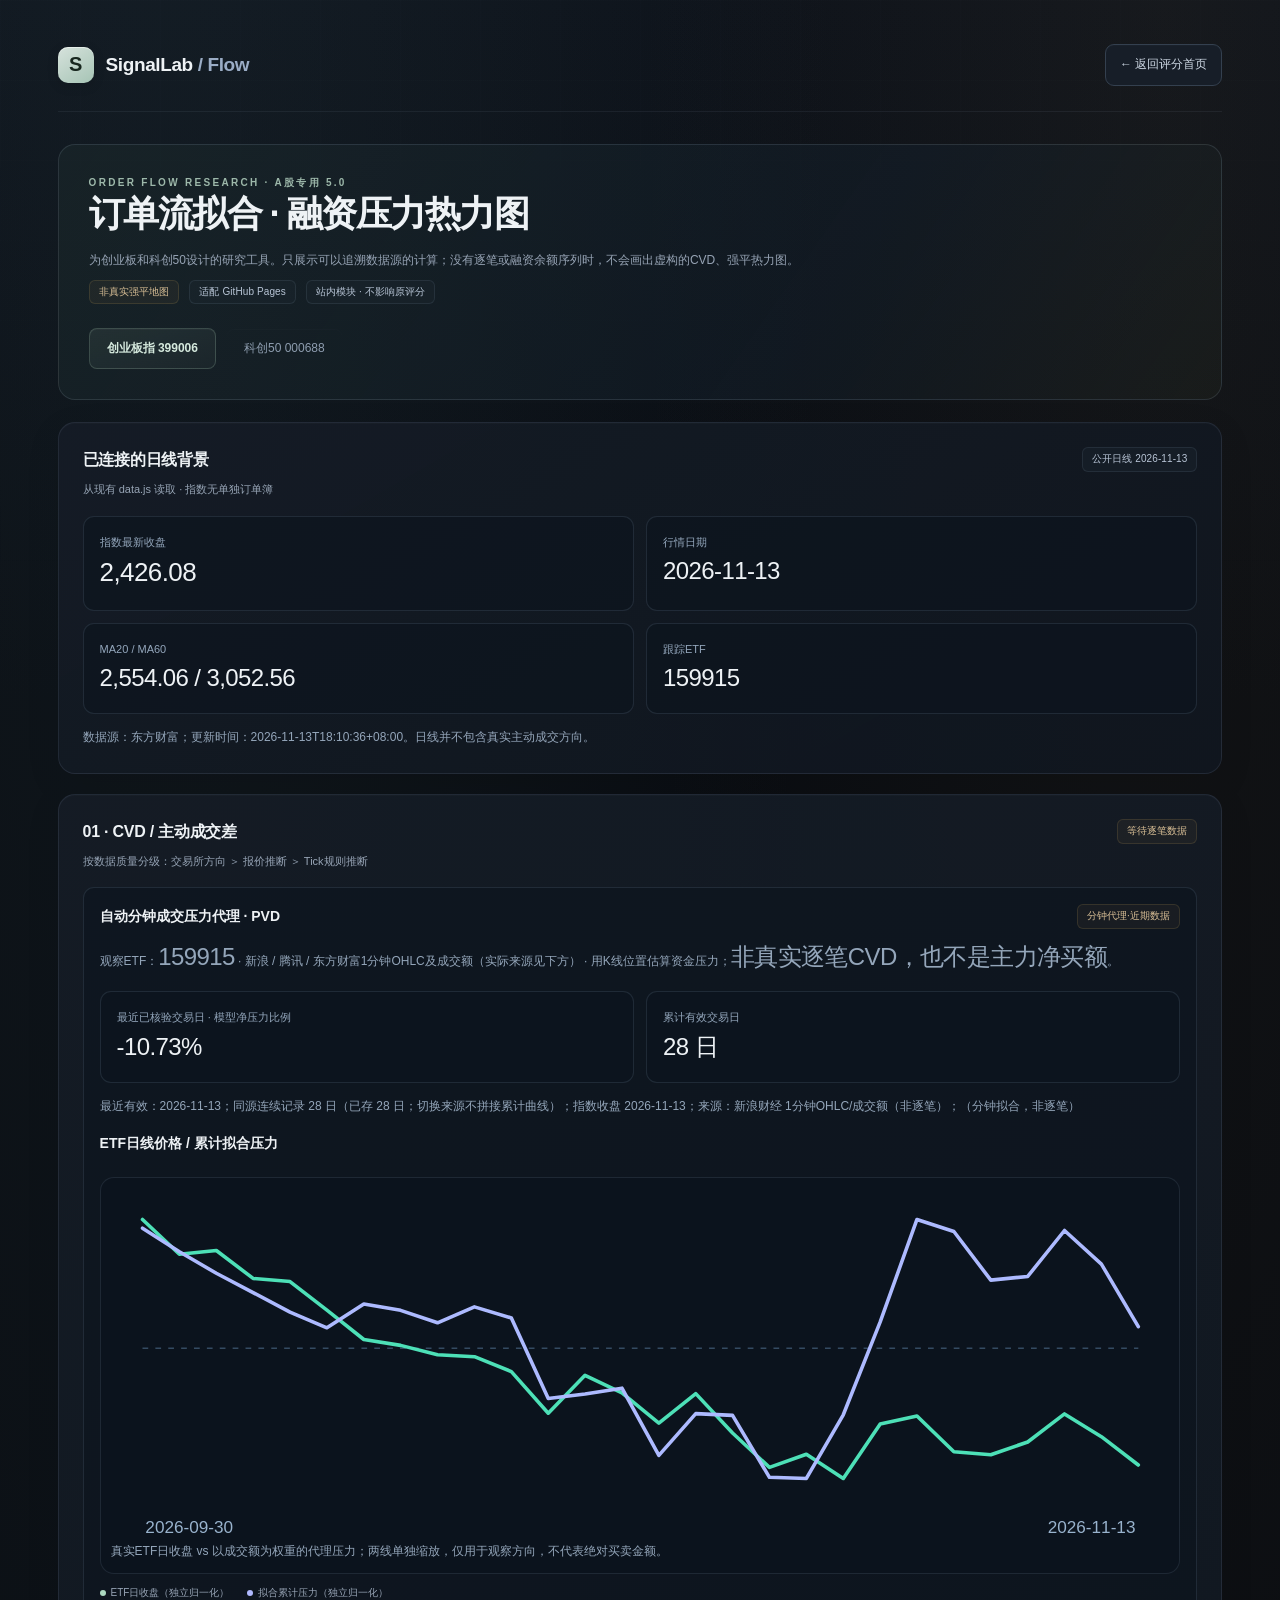
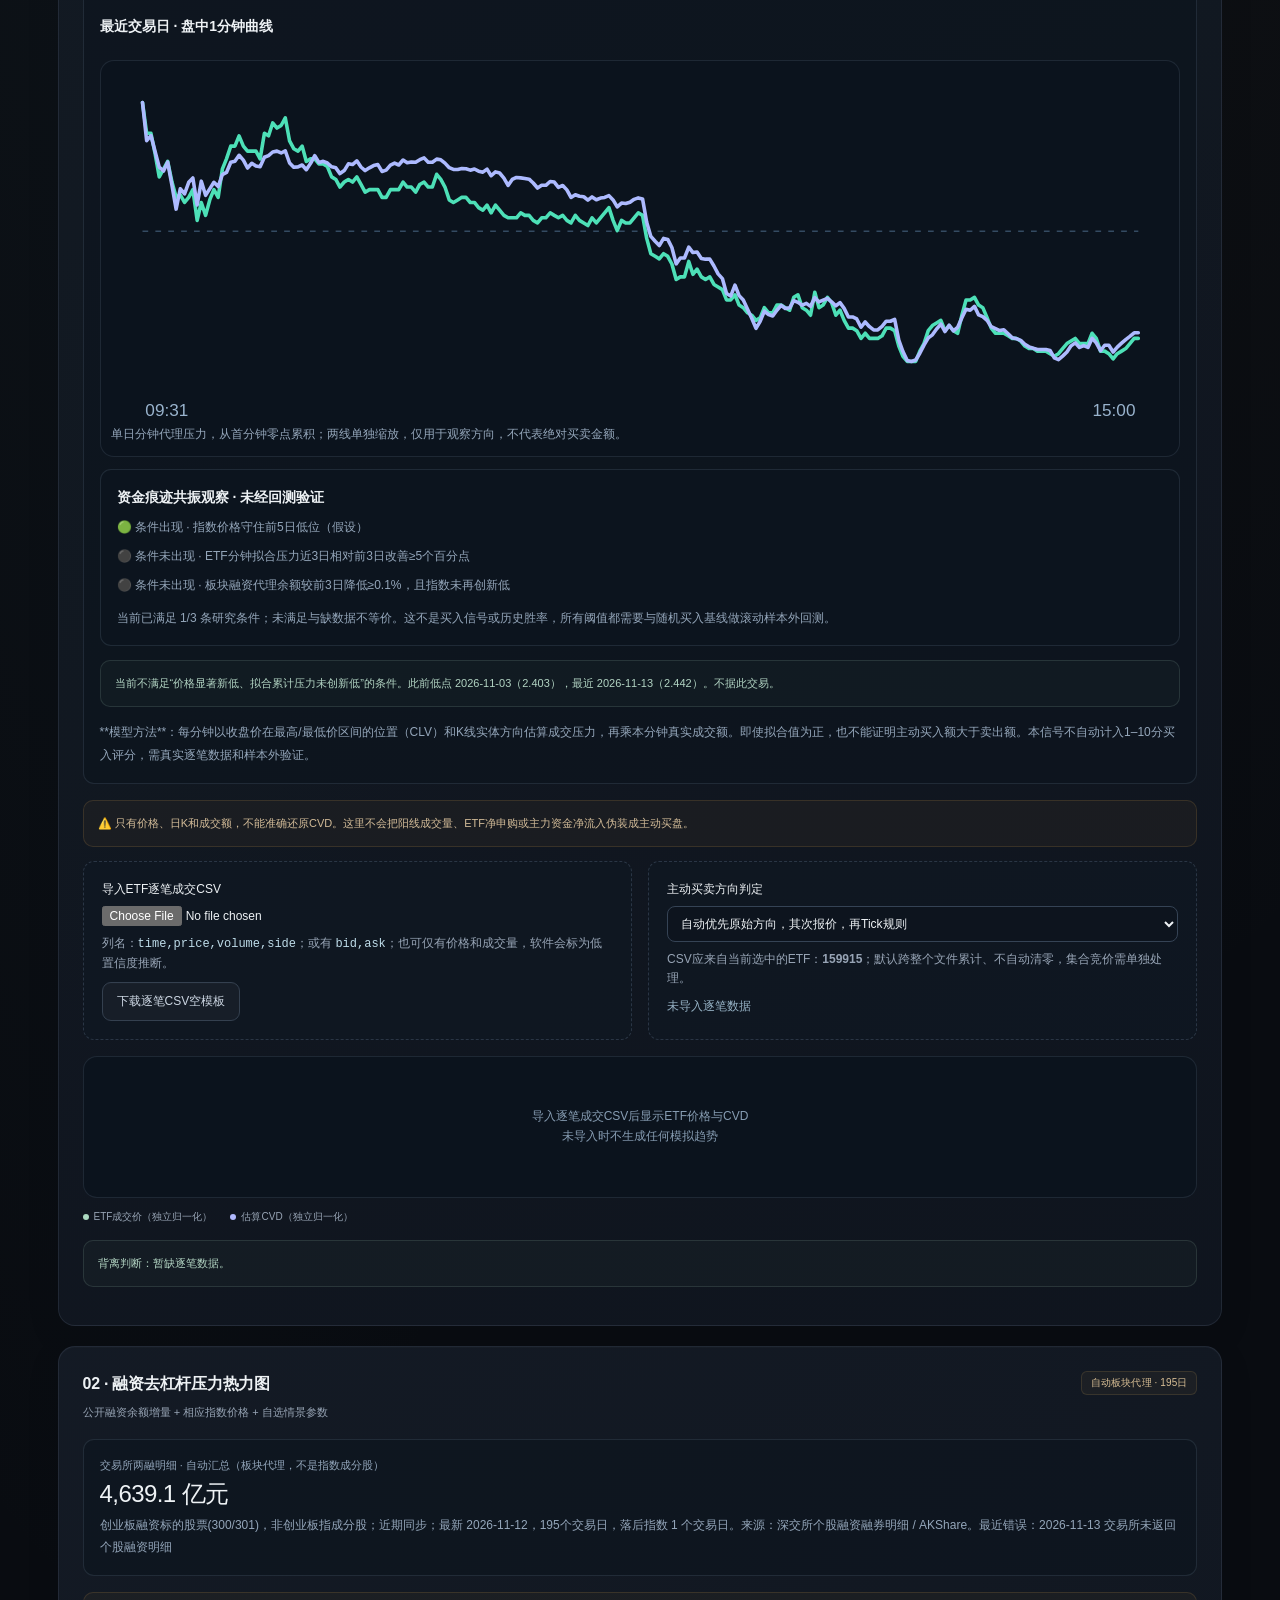
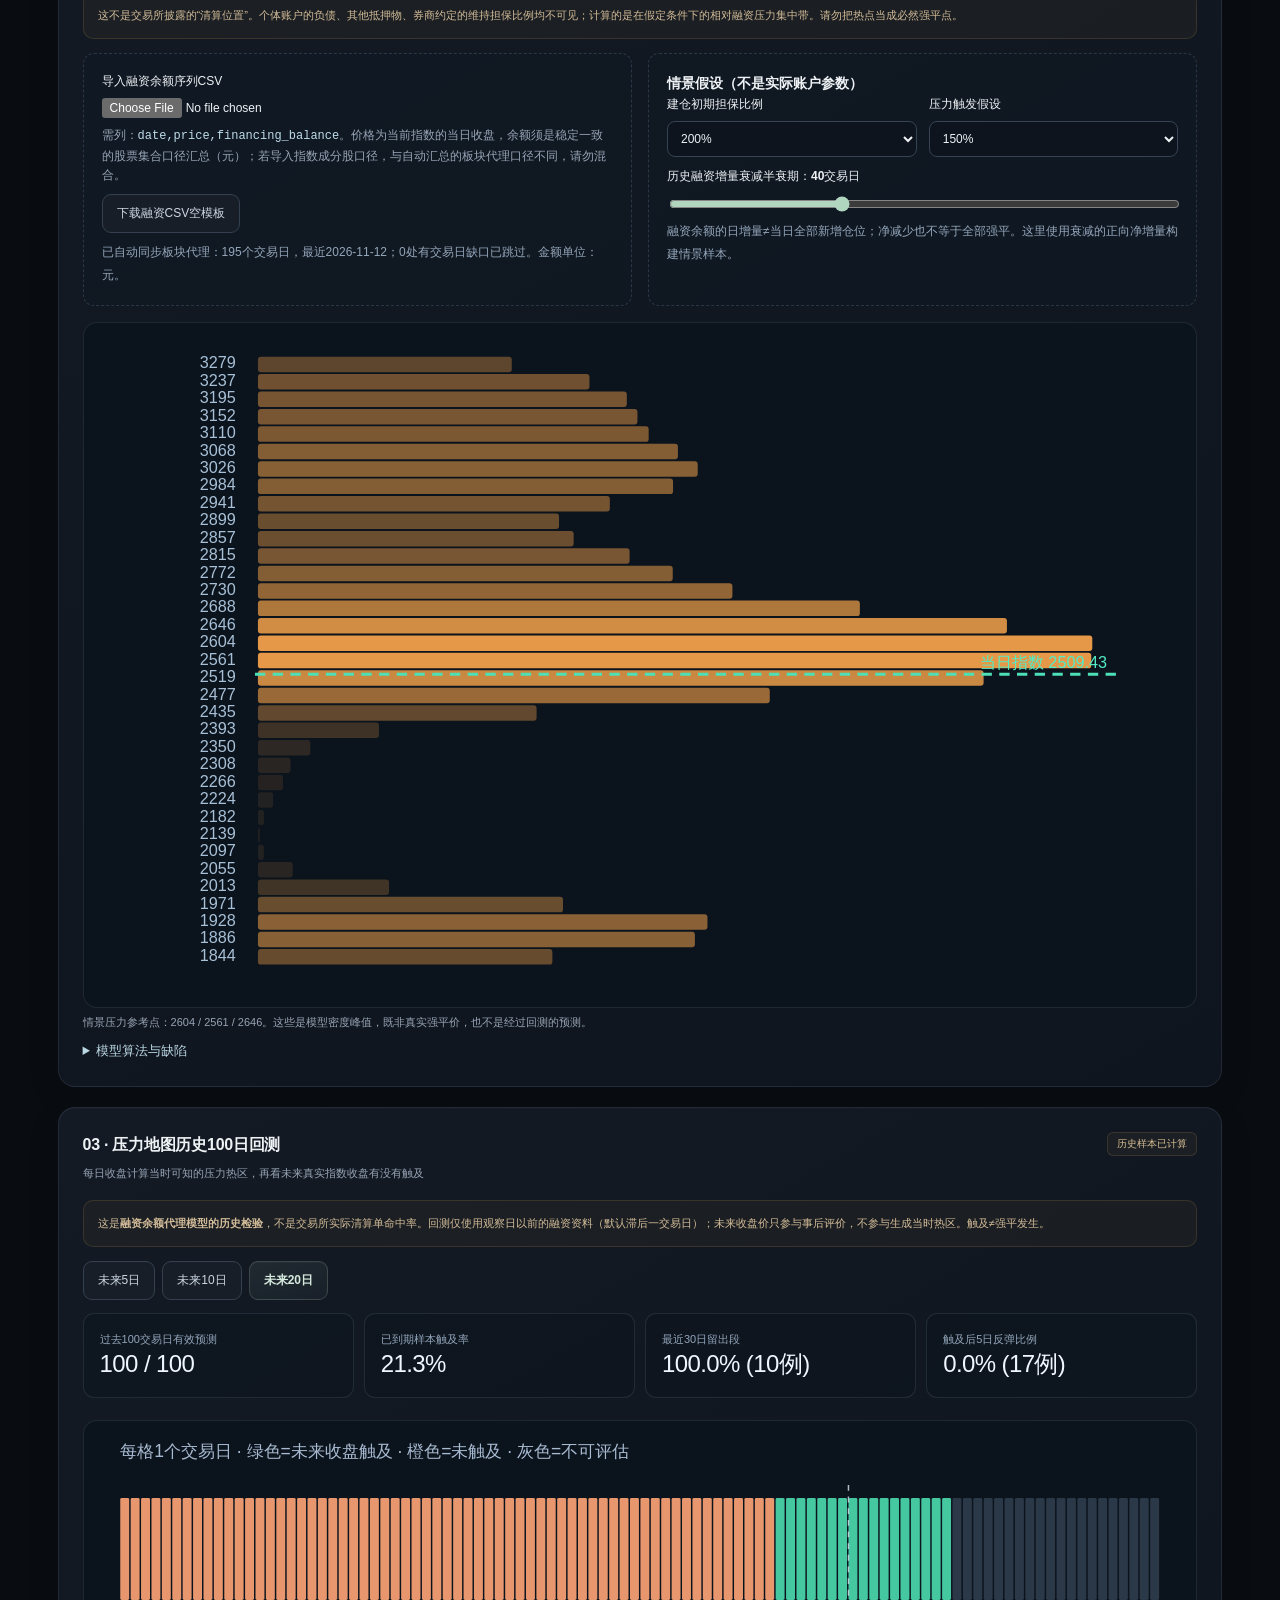
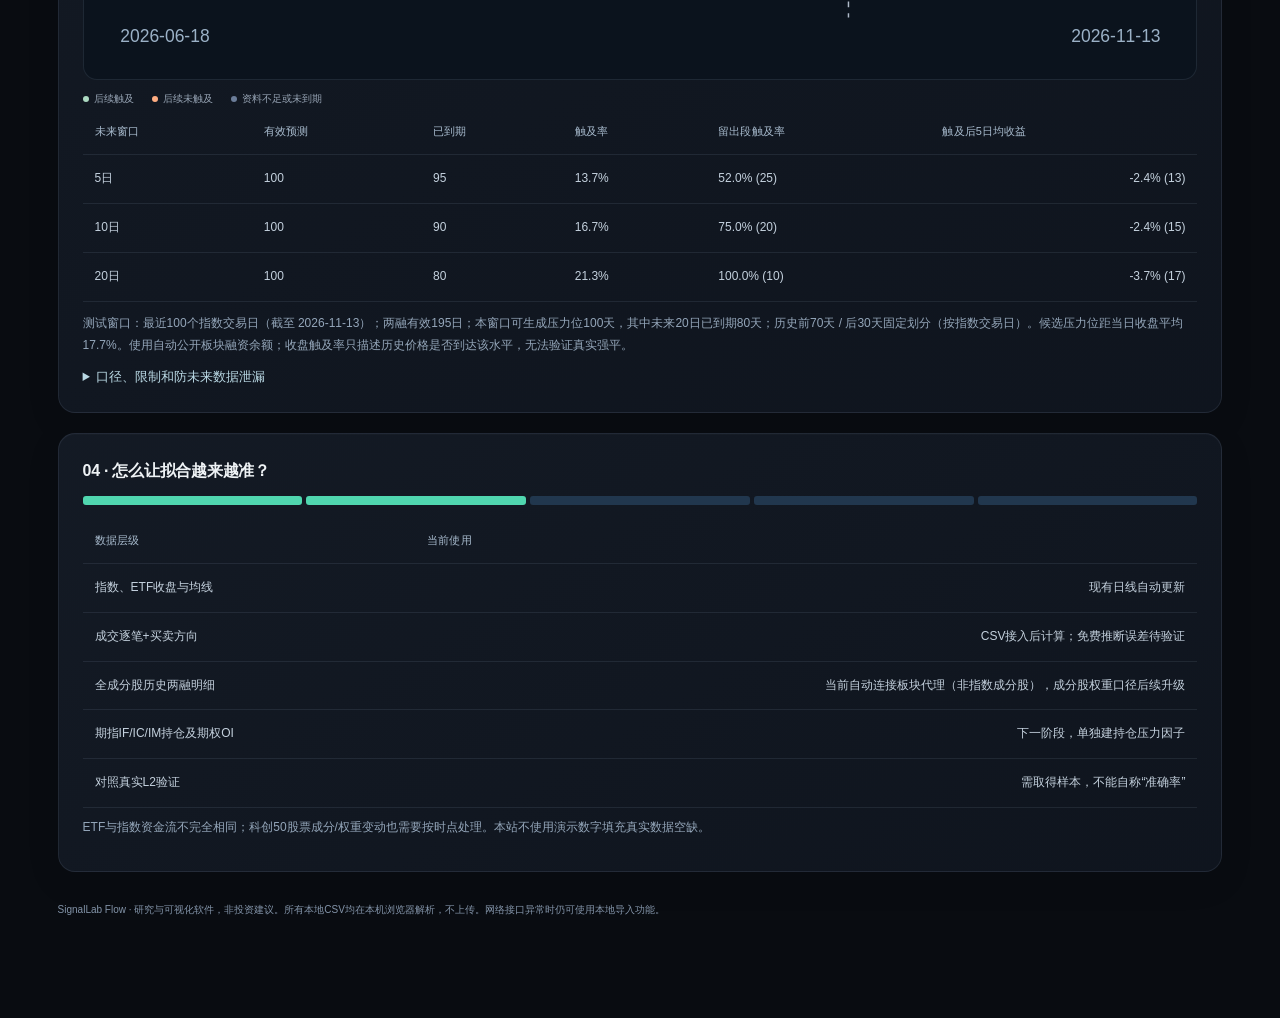
<file: flow.html>
<!doctype html><html lang="zh-CN"><head><meta charset="utf-8"><meta name="viewport" content="width=device-width,initial-scale=1,viewport-fit=cover"><meta name="theme-color" content="#090f1c"><title>SignalLab · 订单流与杠杆压力实验室</title><style>
:root{color-scheme:dark;--bg:#090f1c;--panel:#111e30;--panel2:#18273d;--ink:#e7f0f8;--sub:#93a4b9;--aqua:#43d8b0;--red:#fb8b99;--line:#293c54;--amber:#f7bd70}*{box-sizing:border-box}body{margin:0;background:radial-gradient(ellipse at 10% 0%,#193047 0%,var(--bg) 45%);color:var(--ink);font:15px/1.65 -apple-system,BlinkMacSystemFont,'PingFang SC','Microsoft Yahei',sans-serif}.wrap{max-width:1080px;margin:auto;padding:18px 14px 100px}a{color:var(--aqua);text-decoration:none}.head{display:flex;align-items:center;justify-content:space-between;gap:12px;margin-bottom:17px}.brand{display:flex;align-items:center;gap:10px;font-weight:780;font-size:19px;letter-spacing:-.4px}.logo{height:38px;width:38px;border-radius:12px;background:linear-gradient(140deg,#72bdf5,#3de1ae);color:#091525;display:grid;place-items:center;font-weight:900}.ghost{border:1px solid var(--line);padding:8px 12px;border-radius:10px;color:#d0e9e7}.hero{background:linear-gradient(130deg,#132c3e,#112036 58%,#1a2540);border:1px solid #29465b;border-radius:21px;padding:23px 20px;margin-bottom:16px}h1{font-size:clamp(23px,5vw,35px);line-height:1.25;margin:0 0 11px}p{margin:8px 0;color:var(--sub)}.eyebrow{color:var(--aqua);letter-spacing:.1em;font-size:11px;font-weight:700}.tag{display:inline-block;border-radius:7px;font-size:11px;font-weight:650;padding:3px 9px;background:#27364a;color:#bbd0e0}.tag.warn{color:#f5c48a;background:#4a3320}.tabs{display:flex;gap:10px;margin-top:18px;flex-wrap:wrap}.tab{background:#182b3e;border:1px solid #355069;color:#c9dbea;padding:11px 16px;border-radius:12px;cursor:pointer;font-size:14px}.tab.active{background:#164539;border-color:#3cd7a9;color:#d8fff3}.grid{display:grid;grid-template-columns:repeat(2,minmax(0,1fr));gap:12px}.row{display:flex;align-items:center;gap:10px;flex-wrap:wrap}.card{background:var(--panel);border:1px solid var(--line);border-radius:18px;padding:18px;margin-bottom:16px}.card h2{font-size:20px;margin:0}.card h3{font-size:14px;margin:0}.stat{padding:13px 14px;background:var(--panel2);border:1px solid #354961;border-radius:13px}.stat small{color:var(--sub);display:block}.stat strong{font-size:20px}.details{margin-top:12px;color:var(--sub);font-size:12px}.source{font-size:12px;color:var(--sub)}.note{border:1px solid #795633;background:#30241b;color:#f0c99d;border-radius:12px;padding:12px 14px;margin:14px 0;font-size:13px}.clean{border:1px solid #245e50;background:#132a2a;color:#a6edcf}.sectionTop{display:flex;justify-content:space-between;align-items:flex-start;gap:15px;margin-bottom:16px}.sectLead{font-size:12px;color:var(--sub)}.cols{display:grid;grid-template-columns:repeat(2,minmax(0,1fr));gap:16px}.inputZone{border:1px dashed #456681;border-radius:13px;padding:14px;background:#102136}.inputZone label{font-weight:600;display:block;margin-bottom:6px}input[type=file]{display:block;width:100%;max-width:100%;font-size:12px}select,input[type=number],input[type=range]{width:100%;color:var(--ink);background:#16283d;border:1px solid #38506b;border-radius:9px;padding:9px;font-size:13px}input[type=range]{padding:0;accent-color:var(--aqua)}button{border:1px solid #36516d;border-radius:9px;padding:8px 12px;color:var(--ink);background:#18304a;font-size:13px;cursor:pointer}button.primary{background:#3fd5aa;color:#0a2430;font-weight:750}button:disabled{opacity:.5}.lab{background:#0c192a;border-radius:14px;min-height:140px;border:1px solid #30455c;overflow:hidden;padding:10px}.empty{min-height:120px;display:grid;place-items:center;text-align:center;padding:16px;color:#90a2b6;font-size:13px}.legend{display:flex;gap:15px;font-size:12px;color:var(--sub);margin-top:6px}.dot{display:inline-block;width:8px;height:8px;border-radius:50%;margin-right:5px}.d1{background:var(--aqua)}.d2{background:#b0b9ff}.heatkey{font-size:11px;color:var(--sub);margin-top:5px}svg{display:block;width:100%;height:auto}.meter{display:flex;gap:4px;margin:12px 0}.meter>span{height:9px;flex:1;background:#21374e;border-radius:3px}.meter>span.on{background:#50d6af}table{width:100%;font-size:12px;border-collapse:collapse}td,th{text-align:left;padding:8px 5px;border-bottom:1px solid #273b55;color:#b6c9d9}td:last-child{text-align:right}th{font-weight:650;color:#e2edf5}#topPrice{font-size:26px}.footer{margin:20px 0;color:#70839a;font-size:12px}code{font-size:12px;color:#bedce9;overflow-wrap:anywhere}details{margin-top:9px}summary{cursor:pointer;color:#b9d8e4;font-size:13px}hr{border:0;border-top:1px solid #284158;margin:14px 0}@media(max-width:660px){.cols{grid-template-columns:1fr}.hero{padding:19px 16px}.head{align-items:center}.brand{font-size:16px}.wrap{padding:12px 11px 60px}}

body.embed .wrap{max-width:1120px;padding:16px 14px 36px}
.btStats{display:grid;grid-template-columns:repeat(4,minmax(0,1fr));gap:10px;margin:13px 0}
.btStat{background:#18283b;border:1px solid #304864;padding:13px 10px;border-radius:12px;min-width:0}
.btStat strong{display:block;font-size:clamp(17px,3vw,25px);line-height:1.35;overflow-wrap:anywhere;color:#f0f6ff}
.btStat span{display:block;color:#9db1c6;font-size:11px}
.btTabs{display:flex;gap:7px;flex-wrap:wrap;margin:13px 0}.btTabs button[aria-pressed=true]{background:#175243;border-color:#58dfb3}
.btTableWrap{overflow:auto;-webkit-overflow-scrolling:touch}.btTableWrap table{min-width:565px}
.btGood{color:#59dfb5!important}.btBad{color:#ff97a0!important}
.btNote{font-size:12px;color:#9fb3c8;margin-top:9px}
@media(max-width:660px){.btStats{grid-template-columns:repeat(2,minmax(0,1fr))}}
body.embed header.head{display:none}
body.embed .hero{margin-bottom:15px}
body.embed .footer{padding-bottom:20px}
</style><link rel="stylesheet" href="./theme.css?v=20261019-nocturne">
</head><body data-theme="nocturne"><div class="wrap"><header class="head"><div class="brand"><div class="logo">S</div><span>SignalLab <span style="color:#9aacc5">/ Flow</span></span></div><a class="ghost" href="./">← 返回评分首页</a></header>
<section class="hero"><div class="eyebrow">ORDER FLOW RESEARCH · A股专用 5.0</div><h1>订单流拟合 · 融资压力热力图</h1><p>为创业板和科创50设计的研究工具。只展示可以追溯数据源的计算；没有逐笔或融资余额序列时，不会画出虚构的CVD、强平热力图。</p><div class="row"><span class="tag warn">非真实强平地图</span><span class="tag">适配 GitHub Pages</span><span class="tag">站内模块 · 不影响原评分</span></div><div class="tabs"><button class="tab active" data-key="cy">创业板指 399006</button><button class="tab" data-key="kc">科创50 000688</button></div></section>
<section class="card"><div class="sectionTop"><div><h2>已连接的日线背景</h2><div class="sectLead">从现有 data.js 读取 · 指数无单独订单簿</div></div><span class="tag" id="feedTag">读取中</span></div><div class="grid"><div class="stat"><small>指数最新收盘</small><strong id="topPrice">—</strong></div><div class="stat"><small>行情日期</small><strong id="topDate">—</strong></div><div class="stat"><small>MA20 / MA60</small><strong id="topMa">—</strong></div><div class="stat"><small>跟踪ETF</small><strong id="topEtf">—</strong></div></div><div class="details" id="feedDetail">正在尝试加载原网站的公开日线快照…</div></section>
<section class="card"><div class="sectionTop"><div><h2>01 · CVD / 主动成交差</h2><div class="sectLead">按数据质量分级：交易所方向 ＞ 报价推断 ＞ Tick规则推断</div></div><span class="tag warn" id="cvdFlag">等待逐笔数据</span></div><div class="stat" id="autoProxyPanel" style="margin:14px 0 16px">
<div class="row" style="justify-content:space-between"><h3>自动分钟成交压力代理 · PVD</h3><span class="tag warn" id="autoProxyBadge">等待1分钟行情</span></div>
<div class="source" style="margin-top:5px">观察ETF：<strong id="autoProxyEtf">159915</strong> · 新浪 / 腾讯 / 东方财富1分钟OHLC及成交额（实际来源见下方） · 用K线位置估算资金压力；<strong>非真实逐笔CVD，也不是主力净买额</strong>。</div>
<div class="grid" style="margin-top:12px"><div class="stat"><small>最近已核验交易日 · 模型净压力比例</small><strong id="autoProxyRatio">—</strong></div><div class="stat"><small>累计有效交易日</small><strong id="autoProxyCount">—</strong></div></div>
<div class="source" id="autoProxyMeta" style="margin:12px 0">尚未运行ETF分钟自动采集。</div>
<h3 style="margin:14px 0 8px">ETF日线价格 / 累计拟合压力</h3>
<div class="lab" id="autoProxyDailyChart"><div class="empty">需要至少2个完整分钟交易日形成日线曲线</div></div>
<div class="legend"><span><i class="dot d1"></i>ETF日收盘（独立归一化）</span><span><i class="dot d2"></i>拟合累计压力（独立归一化）</span></div>
<h3 style="margin:14px 0 8px">最近交易日 · 盘中1分钟曲线</h3>
<div class="lab" id="autoProxyMinuteChart"><div class="empty">等待近期ETF一分钟真实OHLC数据</div></div>
<div class="stat" style="margin:12px 0"><h3>资金痕迹共振观察 · 未经回测验证</h3><div id="cvdConfluence" class="source" style="margin-top:7px">等待价格、ETF分钟和融资数据。</div></div>
<div class="note clean" id="autoProxySignal">底背离筛选：待至少16个交易日完整可比记录、成交价格与压力数据连续积累后开启。</div>
<div class="source">**模型方法**：每分钟以收盘价在最高/最低价区间的位置（CLV）和K线实体方向估算成交压力，再乘本分钟真实成交额。即使拟合值为正，也不能证明主动买入额大于卖出额。本信号不自动计入1–10分买入评分，需真实逐笔数据和样本外验证。</div>
</div><div class="note">⚠️ 只有价格、日K和成交额，不能准确还原CVD。这里不会把阳线成交量、ETF净申购或主力资金净流入伪装成主动买盘。</div><div class="cols"><div class="inputZone"><label for="tradeFile">导入ETF逐笔成交CSV</label><input id="tradeFile" type="file" accept=".csv,text/csv"><p style="font-size:12px">列名：<code>time,price,volume,side</code>；或有 <code>bid,ask</code>；也可仅有价格和成交量，软件会标为低置信度推断。</p><button id="tradeTemplate" type="button">下载逐笔CSV空模板</button></div><div class="inputZone"><label for="method">主动买卖方向判定</label><select id="method"><option value="auto">自动优先原始方向，其次报价，再Tick规则</option><option value="tick">仅用价格变化Tick规则（低置信）</option></select><p style="font-size:12px">CSV应来自当前选中的ETF：<strong id="tradeEtf">159915</strong>；默认跨整个文件累计、不自动清零，集合竞价需单独处理。</p><div id="tradeSummary" style="font-size:12px;color:#96b2c5">未导入。</div></div></div><div class="lab" style="margin-top:16px" id="cvdGraph"><div class="empty">导入有真实成交记录的ETF CSV后展示价格和CVD<br>未导入时不生成任何模拟趋势</div></div><div class="legend"><span><i class="dot d1"></i>ETF成交价（独立归一化）</span><span><i class="dot d2"></i>估算CVD（独立归一化）</span></div><div class="note clean" id="divergence">背离判断：暂缺逐笔数据。即便模型识别候选背离，也需要后续价格反应确认。</div></section>
<section class="card"><div class="sectionTop"><div><h2>02 · 融资去杠杆压力热力图</h2><div class="sectLead">公开融资余额增量 + 相应指数价格 + 自选情景参数</div></div><span class="tag warn" id="heatFlag">场景模型 · 非强平数据</span></div><div class="stat" id="autoMarginPanel" style="margin:12px 0 16px"><small>交易所两融明细 · 自动汇总（板块代理，不是指数成分股）</small><strong id="autoMarginAmount">等待数据</strong><div class="source" id="autoMarginMeta">自动更新程序成功获取并验证至少8个交易日后，会在这里展示融资余额与压力场景。可继续手动导入CSV。</div></div><div class="note">这不是交易所披露的“清算位置”。个体账户的负债、其他抵押物、券商约定的维持担保比例均不可见；计算的是在假定条件下的相对融资压力集中带。请勿把热点当成必然强平点。</div><div class="cols"><div class="inputZone"><label for="finFile">导入融资余额序列CSV</label><input id="finFile" type="file" accept=".csv,text/csv"><p style="font-size:12px">需列：<code>date,price,financing_balance</code>。价格为当前指数的当日收盘，余额须是稳定一致的股票集合口径汇总（元）；若导入指数成分股口径，与自动汇总的板块代理口径不同，请勿混合。</p><button id="finTemplate" type="button">下载融资CSV空模板</button><div class="source" id="finSummary" style="margin-top:8px">尚未导入真实融资余额，热力图不会绘制。</div></div><div class="inputZone"><h3>情景假设（不是实际账户参数）</h3><div class="grid"><div><label for="initR" style="font-size:12px">建仓初期担保比例</label><select id="initR"><option value="1.8">180%</option><option value="2" selected>200%</option><option value="2.5">250%</option></select></div><div><label for="maintenance" style="font-size:12px">压力触发假设</label><select id="maintenance"><option value="1.3">130%</option><option value="1.4">140%</option><option value="1.5" selected>150%</option><option value="1.6">160%</option></select></div></div><label style="font-size:12px;display:block;margin-top:10px" for="halfLife">历史融资增量衰减半衰期：<strong id="halfLifeValue">40</strong>交易日</label><input id="halfLife" type="range" min="10" max="100" step="5" value="40"><div class="source">融资余额的日增量≠当日全部新增仓位；净减少也不等于全部强平。这里使用衰减的正向净增量构建情景样本。</div></div></div><div class="lab" id="heatGraph" style="margin-top:16px"><div class="empty">等待融资余额历史数据 · 不显示虚拟清算簇</div></div><div class="heatkey" id="heatLegend">色彩强弱代表模型内部的相对压力权重，不代表预计强平金额。</div><details><summary>模型算法与缺陷</summary><p style="font-size:12px">逐日用正的融资余额净变化构造假想“加仓 cohort”，将当天指数价格作为进入参考点，并按<code>假设压力价 = 当日价格 × 维持比例 / 初期比例</code>投影至价格轴；按历史远近衰减，对相邻价格带做核密度平滑。未观测到的账户担保物、多标的持仓及偿还行为无法恢复。这不是一个真实强平公式对全部账户的适用结果。</p></details></section>
<section class="card" id="pressureBacktest">
<div class="sectionTop"><div><h2>03 · 压力地图历史100日回测</h2><div class="sectLead">每日收盘计算当时可知的压力热区，再看未来真实指数收盘有没有触及</div></div><span class="tag warn" id="btFlag">历史核验中</span></div>
<div class="note">这是<strong>融资余额代理模型的历史检验</strong>，不是交易所实际清算单命中率。回测仅使用观察日以前的融资资料（默认滞后一交易日）；未来收盘价只参与事后评价，不参与生成当时热区。触及≠强平发生。</div>
<div class="btTabs" id="btPeriods"><button type="button" data-h="5" aria-pressed="false">未来5日</button><button type="button" data-h="10" aria-pressed="false">未来10日</button><button type="button" data-h="20" aria-pressed="true">未来20日</button></div>
<div class="btStats">
<div class="btStat"><span>过去100交易日有效预测</span><strong id="btSignals">—</strong></div>
<div class="btStat"><span>已到期样本触及率</span><strong id="btHit">—</strong></div>
<div class="btStat"><span>最近30日留出段</span><strong id="btHold">—</strong></div>
<div class="btStat"><span>触及后5日反弹比例</span><strong id="btBounce">—</strong></div>
</div>
<div class="lab" id="btGraph"><div class="empty">正在检查是否取得足够历史融资数据与真实指数日线</div></div>
<div class="legend" style="flex-wrap:wrap"><span><i class="dot d1"></i>后续触及</span><span><i class="dot" style="background:#ffad82"></i>后续未触及</span><span><i class="dot" style="background:#6b7d99"></i>资料不足或未到期</span></div>
<div class="btTableWrap"><table><thead><tr><th>未来窗口</th><th>有效预测</th><th>已到期</th><th>触及率</th><th>留出段触及率</th><th>触及后5日均收益</th></tr></thead><tbody id="btRows"><tr><td colspan="6">等待真实资料</td></tr></tbody></table></div>
<div class="source" id="btMeta" style="margin-top:10px">模型以板块融资余额的正向净变化代理加杠杆样本；历史数据不足时不会生成假的100日回测。</div>
<details><summary>口径、限制和防未来数据泄漏</summary><p class="source">每天以当日指数收盘为起点，只使用上一个交易日及以前的融资余额、融资增量与当时收盘价格；计算模型压力价＝建仓参考收盘×假设压力比例/假设建仓担保比例。结合历史衰减与高斯平滑，选择当时价格下方约1%–30%的最高密度热区。日后价格在指定交易日内收盘跌到该热区附近（允许0.3%价格带）称为“触及”。若触及后第5个交易日收盘高于首次触及时收盘，则计为反弹。最近100个指数交易日按时间前70、后30划为研究段和留出观察段，未到期的预测排除，不主动选最优参数；结果高度相关、样本量可能较少。热区本身不是强平价格，亦没有剔除融资余额口径随标的调整的影响。</p></details>
</section>
<section class="card"><h2>04 · 怎么让拟合越来越准？</h2><div class="meter"><span class="on"></span><span class="on"></span><span></span><span></span><span></span></div><table><tr><th>数据层级</th><th>当前使用</th></tr><tr><td>指数、ETF收盘与均线</td><td>现有日线自动更新</td></tr><tr><td>成交逐笔+买卖方向</td><td>CSV接入后计算；免费推断误差待验证</td></tr><tr><td>全成分股历史两融明细</td><td>当前自动连接板块代理（非指数成分股），成分股权重口径后续升级</td></tr><tr><td>期指IF/IC/IM持仓及期权OI</td><td>下一阶段，单独建持仓压力因子</td></tr><tr><td>对照真实L2验证</td><td>需取得样本，不能自称“准确率”</td></tr></table><p class="source">ETF与指数资金流不完全相同；科创50股票成分/权重变动也需要按时点处理。本站不使用演示数字填充真实数据空缺。</p></section>
<footer class="footer">SignalLab Flow · 研究与可视化软件，非投资建议。所有本地CSV均在本机浏览器解析，不上传。网络接口异常时仍可使用本地导入功能。</footer></div>
<script src="./data.js"></script><script>
'use strict';const $=s=>document.querySelector(s),N=x=>Number.isFinite(Number(x))?Number(x):null;const esc=s=>String(s??'').replace(/[&<>"']/g,c=>({'&':'&amp;','<':'&lt;','>':'&gt;','"':'&quot;',"'":'&#39;'}[c]));let current='cy',trades=null,financing=null,finSource='auto';const etfCodes={cy:'159915',kc:'588000'};
const URLP=new URLSearchParams(location.search);if(URLP.get('embed')==='1')document.body.classList.add('embed');if(['cy','kc'].includes(URLP.get('index')))current=URLP.get('index');const num=(x,d=2)=>N(x)===null?'—':Number(x).toLocaleString('zh-CN',{maximumFractionDigits:d,minimumFractionDigits:d});
function renderHeader(){const d=window.SIGNAL_LIVE?.indices?.[current]?.index;$('#tradeEtf').textContent=etfCodes[current];if(!d||!Number.isFinite(+d.close)){$('#feedTag').textContent='日线暂不可用';$('#feedDetail').textContent='没有读到 ./data.js；检查网页是否与原评分系统部署于同一目录。';['#topPrice','#topDate','#topMa'].forEach(k=>$(k).textContent='—');$('#topEtf').textContent=etfCodes[current];return;}$('#feedTag').textContent='公开日线 '+esc(d.date);$('#topPrice').textContent=num(d.close);$('#topDate').textContent=d.date;$('#topMa').textContent=num(d.ma20)+' / '+num(d.ma60);$('#topEtf').textContent=etfCodes[current];$('#feedDetail').textContent='数据源：'+(d.source||'原站数据源未注明')+'；更新时间：'+(window.SIGNAL_LIVE?.generated_at||'未注明')+'。日线并不包含真实主动成交方向。';}
function parseCSV(txt){const ls=txt.replace(/^\uFEFF/,'').split(/\r?\n/).filter(s=>s.trim());if(ls.length<2)throw Error('CSV为空或只有表头');const parse=s=>{let a=[],v='',q=false;for(let i=0;i<s.length;i++){let c=s[i];if(c==='"'){if(q&&s[i+1]==='"'){v+='"';i++}else q=!q}else if(c===','&&!q){a.push(v.trim());v=''}else v+=c}a.push(v.trim());return a};const hdr=parse(ls[0]).map(x=>x.trim().toLowerCase());return ls.slice(1).map((l,i)=>{const cols=parse(l),o={_order:i};hdr.forEach((k,j)=>o[k]=cols[j]);return o});}
function dl(name,s){const a=document.createElement('a');const u=URL.createObjectURL(new Blob(['\uFEFF'+s],{type:'text/csv;charset=utf-8'}));a.href=u;a.download=name;document.body.appendChild(a);a.click();a.remove();setTimeout(()=>URL.revokeObjectURL(u),1500);}
function pathPlot(rows,key,color,w=740,h=240){const vals=rows.map(x=>Number(x[key]));const lo=Math.min(...vals),hi=Math.max(...vals),span=hi-lo||1,m=22;return '<polyline fill="none" stroke="'+color+'" stroke-width="2.4" stroke-linecap="round" stroke-linejoin="round" points="'+rows.map((x,i)=>(m+(w-2*m)*i/(rows.length-1)).toFixed(1)+','+(h-m-(h-2*m)*(Number(x[key])-lo)/span).toFixed(1)).join(' ')+'"/>'}
function classify(rows){let previousPrice=null,lastSign=0,c=0,counts={reported:0,quote:0,tick:0,unknown:0},out=[];const forceTick=$('#method').value==='tick';for(const r of rows){const price=Number(r.price),volume=Number(r.volume??r.vol),raw=String(r.side||r.direction||'').toUpperCase().trim(),bid=Number(r.bid),ask=Number(r.ask);if(!Number.isFinite(price)||price<=0||!Number.isFinite(volume)||volume<=0)continue;let dir=0,method='unknown';if(!forceTick&&['B','BUY','主动买','1'].includes(raw)){dir=1;method='reported'}else if(!forceTick&&['S','SELL','主动卖','-1','2'].includes(raw)){dir=-1;method='reported'}else if(!forceTick&&Number.isFinite(bid)&&Number.isFinite(ask)&&bid>0&&ask>bid){if(price>=ask-1e-8){dir=1;method='quote'}else if(price<=bid+1e-8){dir=-1;method='quote'}}if(!dir&&previousPrice!==null){if(price>previousPrice)dir=1;else if(price<previousPrice)dir=-1;else dir=lastSign;if(dir)method='tick'}if(dir)lastSign=dir;previousPrice=price;counts[method]++;c+=dir*volume;out.push({time:String(r.time||r.datetime||r.timestamp||out.length),price,volume,cvd:c,dir,method});}return{out,counts}}
function pivots(points){const n=points.length;if(n<16)return null;const win=Math.max(3,Math.min(9,Math.floor(n/35)));let ix=[];for(let i=win;i<n-win;i++){let v=points[i].price,low=true;for(let j=i-win;j<=i+win;j++){if(j!==i&&points[j].price<v-1e-9){low=false;break}}if(low&&(ix.length===0||i-ix[ix.length-1]>win))ix.push(i);}if(ix.length<2)return null;const b=ix.at(-1),a=ix.slice(0,-1).reverse().find(x=>b-x>=win*2&&b-x<Math.max(90,n/2));if(a===undefined)return null;const A=points[a],B=points[b];if(B.price<A.price*0.997&&B.cvd>A.cvd)return{kind:'价格创新低、CVD未创新低',type:'weakening',A,B};if(B.price>=A.price*0.997&&B.cvd<A.cvd)return{kind:'CVD创新低、价格未明显创新低',type:'absorb',A,B};return{kind:'近期两次低点暂未构成典型底背离',type:'neutral',A,B};}
function renderTrades(){const root=$('#cvdGraph');if(!trades?.out?.length){root.innerHTML='<div class="empty">导入逐笔成交CSV后显示ETF价格与CVD<br>未导入时不生成任何模拟趋势</div>';$('#tradeSummary').textContent='未导入逐笔数据';$('#cvdFlag').textContent='等待逐笔数据';$('#divergence').textContent='背离判断：暂缺逐笔数据。';return;}const v=trades.out,counts=trades.counts,all=Object.values(counts).reduce((a,b)=>a+b,0),reported=(counts.reported/all*100).toFixed(1),estimated=(counts.quote+counts.tick)/all*100,quality=counts.reported===all?'逐笔方向字段':counts.reported>0?'混合方向推断':counts.quote>0?'报价+Tick估算':'Tick估算（低可信）';$('#cvdFlag').textContent=quality;$('#tradeSummary').textContent=`${v.length.toLocaleString()}笔有效成交 · 自带方向${reported}% · 报价分类${counts.quote}笔 · Tick分类${counts.tick}笔 · 未分类${counts.unknown}笔`;const stride=Math.max(1,Math.ceil(v.length/350));const part=v.filter((_,i)=>i%stride===0);if(part.at(-1)!==v.at(-1))part.push(v.at(-1));root.innerHTML='<svg viewBox="0 0 740 240" role="img" aria-label="价格与累计主动买卖差两条独立归一化折线"><path d="M24 120 H716" stroke="#31445e" stroke-dasharray="5 5"/>'+pathPlot(part,'price','#4de0b7')+pathPlot(part,'cvd','#a5b9ff')+'</svg><div class="source">数据来自本地CSV；估算方向占'+estimated.toFixed(1)+'%。累计成交量差末值 '+num(v.at(-1).cvd,0)+' 股（若原始volume为手，应先统一单位）</div>';const info=pivots(part);$('#divergence').textContent=info?`候选结构：${info.kind}。两次低点的价格 ${num(info.A.price,3)} → ${num(info.B.price,3)}，CVD ${num(info.A.cvd,0)} → ${num(info.B.cvd,0)}。这仅是算法扫描结果，需后续突破/回踩确认；缺少Level-2对照时，不认定真实吸收。`:'目前记录不足或没有形成可识别的两处低点；继续积累成交数据。';}
function setAutoFinancing(){
  finSource='auto';
  const data=window.SIGNAL_LIVE?.margin?.[current];
  const rows=Array.isArray(data?.series)?data.series:[];
  financing=rows.map(r=>({date:String(r.date),price:Number(r.price),financing_balance:Number(r.financing_balance)}))
    .filter(r=>r.date&&Number.isFinite(r.price)&&r.price>0&&Number.isFinite(r.financing_balance)&&r.financing_balance>=0)
    .sort((a,b)=>a.date.localeCompare(b.date));
  const ok=financing.length;
  const bal=ok?financing.at(-1).financing_balance:null;
  $('#autoMarginAmount').textContent=ok?(bal/1e8).toLocaleString('zh-CN',{maximumFractionDigits:1})+' 亿元':'等待两融数据';
  let source=data?.source||'未接通';
  const lag=(data?.lag_trading_days??null);
  const tag=data?.status==='ok'?'近期同步':data?.status==='stale'?'历史数据/过期':'尚无可用数据';
  $('#autoMarginMeta').textContent=`${data?.scope||'分别汇总创业板/科创板融资标的'}；${tag}；最新 ${data?.date||'—'}，${ok}个交易日，落后指数 ${lag===null?'未知':lag} 个交易日。来源：${source}。${data?.reason?'最近错误：'+data.reason.slice(0,105):''}`;
}
function renderHeat(){
  const graph=$('#heatGraph');
  if(!financing?.length){
    graph.innerHTML='<div class="empty">公开两融数据尚未成功取回<br>自动情景图暂不绘制，可导入CSV</div>';
    $('#finSummary').textContent='没有可验证的交易日融资余额。';
    $('#heatFlag').textContent='融资数据未接通';
    $('#heatLegend').textContent='未生成热区；不以假数据填充。';
    return;
  }
  const series=financing, latest=series.at(-1);
  const data=window.SIGNAL_LIVE?.margin?.[current];
  const tooOld=finSource==='auto'&&data?.status!=='ok';
  if(series.length<8||tooOld){
    graph.innerHTML=`<div class="empty">${tooOld?'融资数据相对最新指数已过期':'已取得'+series.length+'个交易日，至少需要8个有效交易日'}<br>暂不生成自动融资压力热图</div>`;
    $('#heatFlag').textContent=tooOld?'历史融资数据已过期':'融资数据正在积累';
    $('#finSummary').textContent=`数据截止 ${latest.date}，共${series.length}日。`;
    $('#heatLegend').textContent='数据未满足自动绘图条件；不构造压力热点。';
    return;
  }
  // Do not calculate pseudo-positions from missing dates spanning a long gap.
  const ratio=Number($('#maintenance').value)/Number($('#initR').value),half=Number($('#halfLife').value),cohorts=[];
  const indexDates=(window.SIGNAL_LIVE?.indices?.[current]?.index?.history||[]).map(x=>String(x.date));
  let gaps=0;
  for(let i=1;i<series.length;i++){
    const a=indexDates.indexOf(series[i-1].date),b=indexDates.indexOf(series[i].date);
    if(a>=0&&b>=0&&b-a!==1){gaps++;continue;}
    const inc=series[i].financing_balance-series[i-1].financing_balance;
    if(inc<=0)continue;
    const age=series.length-1-i;
    cohorts.push({p:series[i].price*ratio,w:inc*Math.pow(0.5,age/half)});
  }
  $('#heatFlag').textContent=(finSource==='auto'?'自动板块代理':'自选CSV')+' · '+series.length+'日';
  $('#finSummary').textContent=`${finSource==='auto'?'已自动同步板块代理':'已导入本地CSV'}：${series.length}个交易日，最近${latest.date}；${gaps}处有交易日缺口已跳过。金额单位：元。`;
  if(cohorts.length<2){
    graph.innerHTML='<div class="empty">历史正向净融资变化样本不足<br>需要积累数据，暂不绘制压力带</div>';
    $('#heatLegend').textContent='正向净融资增量样本不足。';
    return;
  }
  const pMin=Math.min(...cohorts.map(x=>x.p)),pMax=Math.max(...cohorts.map(x=>x.p)),now=latest.price;
  const low=Math.min(pMin,now*.92),high=Math.max(pMax,now*1.08),step=(high-low)/34,sigma=step*1.4;
  const vals=[];
  for(let j=0;j<35;j++){
    const p=low+j*step;
    const density=cohorts.reduce((a,c)=>a+c.w*Math.exp(-.5*((c.p-p)/sigma)**2),0);
    vals.push({p,density});
  }
  const mx=Math.max(...vals.map(x=>x.density))||1;
  let html='<svg viewBox="0 0 740 450" role="img" aria-label="根据公开板块融资余额净增量的模型压力热力图，不是真实强平地图">';
  for(let j=0;j<vals.length;j++){
    const v=vals[34-j],y=16+j*11.8,p=v.density/mx;
    html+=`<rect x="111" y="${y.toFixed(1)}" width="${(565*p).toFixed(1)}" height="10.5" rx="2" fill="rgba(251,167,76,${(.09+.82*p).toFixed(2)})"/><text x="96" y="${(y+8).toFixed(1)}" font-size="11" fill="#a8c0d6" text-anchor="end">${v.p.toFixed(0)}</text>`;
  }
  const yNow=16+34*11.8-((now-low)/step)*11.8;
  html+=`<path d="M109 ${yNow} H693" stroke="#4de0b7" stroke-width="2" stroke-dasharray="7 5"/><text x="686" y="${Math.max(11,yNow-4)}" fill="#53ecc4" text-anchor="end" font-size="11">当日指数 ${now.toFixed(2)}</text></svg>`;
  graph.innerHTML=html;
  const top=vals.slice().sort((a,b)=>b.density-a.density).slice(0,3);
  $('#heatLegend').textContent=`情景压力参考点：${top.map(x=>Math.round(x.p)).join(' / ')}。这些是模型密度峰值，既非真实强平价，也不是经过回测的预测。`;
}

// ── 100-session, no-lookahead financing pressure backtest ────────────────
let btHorizon=20;
function btFmtRatio(r){return r==null?'—':(r*100).toFixed(1)+'%'}
function btFinite(v){return typeof v==='number'&&Number.isFinite(v)}
function btIndexBars(){
  const all=window.SIGNAL_LIVE?.backtests?.[current];
  let bars=Array.isArray(all?.bars)&&['ok','insufficient','stale'].includes(all?.status)?all.bars:[];
  if(!bars.length)bars=(window.SIGNAL_LIVE?.indices?.[current]?.index?.history||[]).map(x=>[x.date,x.close]);
  let prev='';return bars.map(x=>({date:String(x[0]),close:Number(x[1])})).filter(x=>{if(!/^\d{4}-\d{2}-\d{2}$/.test(x.date)||!btFinite(x.close)||x.close<=0||x.date<=prev)return false;prev=x.date;return true});
}
function btTargetAt(bars,balances,i,params){
  // The index close for evaluation day i is known at end-of-day. Margin
  // observation from day i is NOT; use prior day only (T-1 assumption).
  if(i<30)return null;
  const byDate=new Map(balances.map(x=>[x.date,x]));
  const past=[];
  for(let k=Math.max(0,i-150);k<i;k++){
    let z=byDate.get(bars[k].date);
    if(z&&btFinite(z.financing_balance)&&z.financing_balance>=0)past.push({i:k,b:z.financing_balance,p:bars[k].close});
  }
  if(past.length<22 || past[past.length-1].i!==i-1)return null;
  // Most recent 25 sessions must have at least 22 verified observations.
  if(past.filter(x=>x.i>=i-25).length<22)return null;
  const ratio=params.maint/params.init;
  if(!(ratio>0&&ratio<1))return null;
  const C=bars[i].close, cohorts=[];
  for(let j=1;j<past.length;j++){
    const a=past[j-1],b=past[j];
    if(b.i-a.i!==1)continue; // don't treat a multi-day balance difference as one entry cohort
    const inc=b.b-a.b;
    if(inc<=0)continue;
    const level=b.p*ratio;
    if(level<C*.67 || level>C*.995)continue;
    const age=i-b.i;
    cohorts.push({level,weight:inc*Math.pow(.5,age/params.half)});
  }
  if(cohorts.length<2)return null;
  let best=null,score=-1;
  for(let z=0;z<=75;z++){
    const p=C*(.70+z*(.295/75));
    const dens=cohorts.reduce((sum,x)=>sum+x.weight*Math.exp(-.5*Math.pow((x.level-p)/(C*.012),2)),0);
    if(dens>score){score=dens;best=p;}
  }
  if(!(score>0&&best<C*.995))return null;
  return {level:best,distance:1-best/C,cohorts:cohorts.length};
}
function btCompute(bars,balances,h,params){
  const start=Math.max(0,bars.length-100),mid=Math.max(0,bars.length-30);
  const events=[];
  for(let i=start;i<bars.length;i++){
    const level=btTargetAt(bars,balances,i,params);
    if(!level){events.push({i,date:bars[i].date,valid:false});continue;}
    const matured=i+h<bars.length,limit=Math.min(bars.length-1,i+h);
    let touch=null;
    if(matured){for(let k=i+1;k<=limit;k++){if(bars[k].close<=level.level*1.003){touch=k;break}}}
    const bounce=touch!==null&&touch+5<bars.length?bars[touch+5].close/bars[touch].close-1:null;
    events.push({i,date:bars[i].date,valid:true,matured,hit:touch!==null,level:level.level,distance:level.distance,bounce,cohorts:level.cohorts,holdout:i>=mid});
  }
  function stat(a){const valid=a.filter(x=>x.valid),full=valid.filter(x=>x.matured),hits=full.filter(x=>x.hit),reb=hits.filter(x=>x.bounce!==null);return{valid:valid.length,mature:full.length,hits:hits.length,rate:full.length?hits.length/full.length:null,rebCount:reb.length,bounceRate:reb.length?reb.filter(x=>x.bounce>0).length/reb.length:null,bounceMean:reb.length?reb.reduce((s,x)=>s+x.bounce,0)/reb.length:null};}
  return{events,all:stat(events),train:stat(events.filter(x=>!x.holdout)),test:stat(events.filter(x=>x.holdout)),maxPossible:Math.min(100,bars.length)};
}
function btPlot(result){
  const rows=result.events;if(!rows.length)return '<div class="empty">没有可用于检查的交易日</div>';
  const W=750,H=164,le=18,right=18,bar=(W-le-right)/rows.length;
  let svg=`<svg viewBox="0 0 ${W} ${H}" role="img" aria-label="最近100交易日模型信号以及未来是否触及所估计的融资压力区间"><text x="18" y="18" font-size="12" fill="#a8bad0">每格1个交易日 · 绿色=未来收盘触及 · 橙色=未触及 · 灰色=不可评估</text>`;
  rows.forEach((r,j)=>{const fill=!r.valid||!r.matured?'#596b80':r.hit?'#4cdbaf':'#ffa576';let x=le+j*bar;svg+=`<rect x="${x.toFixed(2)}" y="46" width="${Math.max(2,bar-1).toFixed(2)}" height="70" rx="1" fill="${fill}" opacity="${r.valid&&r.matured?'.9':'.42'}"><title>${r.date}：${!r.valid?'资料不足':!r.matured?'未到期':r.hit?'触及压力区':'未触及'}</title></rect>`});
  const splitAt=Math.max(0,rows.length-30);
  svg+=`<path d="M${(le+splitAt*bar).toFixed(2)} 37 V128" stroke="#d8e4f5" stroke-width="1" stroke-dasharray="4 4" opacity=".8"/><text x="${le}" y="145" font-size="12" fill="#9bb1c6">${rows[0].date}</text><text x="${W-right}" y="145" text-anchor="end" font-size="12" fill="#9bb1c6">${rows.at(-1).date}</text></svg>`;return svg;
}
function renderPressureBacktest(){
 const root=$('#btGraph');if(!root)return;
 const bars=btIndexBars();const margin=financing||[];
 const params={init:Number($('#initR').value),maint:Number($('#maintenance').value),half:Number($('#halfLife').value)};
 const market=window.SIGNAL_LIVE?.indices?.[current]?.index;
 const currentDay=market?.date;
 if(bars.length<125||margin.length<23||!currentDay||bars.at(-1).date!==currentDay){
  const details=`已取得指数历史${bars.length}交易日、融资余额${margin.length}交易日。至少需要125日真实指数收盘及23日连续性足够的融资历史，并要求当前行情日期一致。`;
  $('#btFlag').textContent='资料不足';root.innerHTML=`<div class="empty">${details}</div>`;
  ['btSignals','btHit','btHold','btBounce'].forEach(x=>$('#'+x).textContent='—');
  $('#btRows').innerHTML='<tr><td colspan="6">数据不足，不计算或填充胜率</td></tr>';
  $('#btMeta').textContent=`${details} 当前数据源：${finSource==='csv'?'本地导入CSV':'交易所板块融资代理'}。可反复运行GitHub Actions回填历史；不允许用伪造数据补齐。`;
  return;
 }
 const metrics={};[5,10,20].forEach(h=>metrics[h]=btCompute(bars,margin,h,params));
 const selected=metrics[btHorizon];$('#btFlag').textContent=selected.all.mature?'历史样本已计算':'有效样本仍不足';
 $('#btSignals').textContent=selected.all.valid+' / '+selected.maxPossible;
 $('#btHit').textContent=btFmtRatio(selected.all.rate);
 $('#btHold').textContent=selected.test.mature?`${btFmtRatio(selected.test.rate)} (${selected.test.mature}例)`:'—';
 $('#btBounce').textContent=selected.all.rebCount?`${btFmtRatio(selected.all.bounceRate)} (${selected.all.rebCount}例)`:'—';
 root.innerHTML=btPlot(selected);
 $('#btRows').innerHTML=[5,10,20].map(h=>{const x=metrics[h];return `<tr><td>${h}日</td><td>${x.all.valid}</td><td>${x.all.mature}</td><td>${btFmtRatio(x.all.rate)}</td><td>${btFmtRatio(x.test.rate)} (${x.test.mature})</td><td>${btFmtRatio(x.all.bounceMean)} (${x.all.rebCount})</td></tr>`}).join('');
 const size=margin.length,valid=selected.all.valid,fully=selected.all.mature;
 const avgDist=selected.events.filter(x=>x.valid).reduce((s,x)=>s+x.distance,0)/Math.max(1,valid);
 $('#btMeta').textContent=`测试窗口：最近${selected.maxPossible}个指数交易日（截至 ${bars.at(-1).date}）；两融有效${size}日；本窗口可生成压力位${valid}天，其中未来${btHorizon}日已到期${fully}天；历史前70天 / 后30天固定划分（按指数交易日）。候选压力位距当日收盘平均 ${valid?(avgDist*100).toFixed(1)+'%':'—'}。${finSource==='csv'?'使用手动CSV余额':'使用自动公开板块融资余额'}；收盘触及率只描述历史价格是否到达该水平，无法验证真实强平。`;
}
$('#btPeriods').addEventListener('click',e=>{const b=e.target.closest('button[data-h]');if(!b)return;btHorizon=Number(b.dataset.h);document.querySelectorAll('#btPeriods button').forEach(x=>x.setAttribute('aria-pressed',String(x===b)));renderPressureBacktest();});


// Non-trade CVD proxy is strictly separate from user-uploaded real tick data.
function proxyPlot(rows,key,color,w=740,h=225){
 if(rows.length<2)return '';
 const vals=rows.map(x=>Number(x[key])).filter(Number.isFinite),low=Math.min(...vals),high=Math.max(...vals),span=high-low||1,m=22;
 return '<polyline fill="none" stroke="'+color+'" stroke-width="2.5" stroke-linecap="round" stroke-linejoin="round" points="'+rows.map((r,i)=>(m+(w-2*m)*i/(rows.length-1)).toFixed(1)+','+(h-m-(h-2*m)*(r[key]-low)/span).toFixed(1)).join(' ')+'"/>';
}
function proxyChart(rows,unit){
 if(rows.length<2)return '<div class="empty">完整交易日数量暂不足，不生成趋势图</div>';
 const v=rows.length>450?rows.filter((_,i)=>i%Math.ceil(rows.length/450)===0):rows;
 if(v.at(-1)!==rows.at(-1))v.push(rows.at(-1));
 const label=s=>String(s).replace(/[&<>]/g,'');
 return `<svg viewBox="0 0 740 246" role="img" aria-label="ETF价格和估算资金压力走势，独立归一化，非真实逐笔CVD"><path d="M22 112 H718" stroke="#344b62" stroke-dasharray="4 5"/>${proxyPlot(v,'price','#4de0b7',740,225)}${proxyPlot(v,'proxy','#adbaff',740,225)}<text x="24" y="241" fill="#99b3cd" font-size="12">${label(rows[0].date)}</text><text x="716" y="241" text-anchor="end" fill="#99b3cd" font-size="12">${label(rows.at(-1).date)}</text></svg><div class="source">${unit}；两线单独缩放，仅用于观察方向，不代表绝对买卖金额。</div>`;
}
// Never splice differently bucketed provider series into one cumulative signal.
function comparableProxyDays(info){
 const rows=(info?.days||[]).slice().sort((a,b)=>a.date.localeCompare(b.date));
 const source=rows.at(-1)?.source;
 if(!source)return rows; // Legacy single-provider data.
 let start=rows.length-1;
 while(start>0 && rows[start-1].source===source)start--;
 return rows.slice(start);
}
function renderProxyConfluence(){
 const idx=window.SIGNAL_LIVE?.indices?.[current]?.index;
 const his=(idx?.history||[]).filter(x=>Number.isFinite(+x.close));
 const proxy=window.SIGNAL_LIVE?.cvd_proxy?.[current];
 const m=window.SIGNAL_LIVE?.margin?.[current];
 const all=comparableProxyDays(proxy);
 const recent=his.slice(-11),prices=recent.map(x=>+x.close);
 let flat=null;
 if(recent.length>=11)flat=Math.min(...prices.slice(-5))>=Math.min(...prices.slice(-10,-5));
 const indexDates=his.slice(-10).map(x=>x.date);
 const overlap=indexDates.filter(x=>all.some(y=>y.date===x)).length;
 let pressure=null;
 if(proxy?.status==='ok' && all.length>=6 && overlap>=8){
   const b=all.slice(-6).map(x=>+x.pressure_ratio);
   pressure=(b.slice(-3).reduce((a,b)=>a+b,0)-b.slice(0,3).reduce((a,b)=>a+b,0))/3>=.05;
 }
 let margin=null;
 const mr=(m?.series||[]).slice().sort((a,b)=>a.date.localeCompare(b.date));
 if(m?.status==='ok' && mr.length>=6 && flat!==null){
   const nums=mr.slice(-6).map(x=>Number(x.financing_balance));
   if(nums.every(Number.isFinite)){
    const a=nums.slice(0,3).reduce((x,y)=>x+y,0)/3;
    const b=nums.slice(-3).reduce((x,y)=>x+y,0)/3;
    margin=b<a*.999 && flat;
   }
 }
 const rows=[
  ['指数价格守住前5日低位（假设）',flat],
  ['ETF分钟拟合压力近3日相对前3日改善≥5个百分点',pressure],
  ['板块融资代理余额较前3日降低≥0.1%，且指数未再创新低',margin],
 ];
 const count=rows.filter(x=>x[1]===true).length;
 $('#cvdConfluence').innerHTML=rows.map(([label,state])=>`<div style="margin:6px 0">${state===null?'⚪ 数据不足':state?'🟢 条件出现':'⚫ 条件未出现'} · ${label}</div>`).join('')+`<div style="margin-top:10px">当前已满足 ${count}/3 条研究条件；未满足与缺数据不等价。这不是买入信号或历史胜率，所有阈值都需要与随机买入基线做滚动样本外回测。</div>`;
}
function renderAutoProxy(){
 const info=window.SIGNAL_LIVE?.cvd_proxy?.[current];
 $('#autoProxyEtf').textContent=etfCodes[current];
 let rows=Array.isArray(info?.days)?comparableProxyDays(info).filter(r=>Number.isFinite(+r.close)&&Number.isFinite(+r.pressure_amount)&&Number.isFinite(+r.amount)&&r.amount>0).slice().sort((a,b)=>a.date.localeCompare(b.date)):[];
 const latest=rows.at(-1),usable=info?.status==='ok';
 $('#autoProxyCount').textContent=rows.length?rows.length+' 日':'—';
 $('#autoProxyRatio').textContent=latest&&usable?(latest.pressure_ratio*100).toFixed(2)+'%':'—';
 $('#autoProxyBadge').textContent=usable?'分钟代理·近期数据':info?.status==='stale'?'分钟数据过期':'未接通/无分钟记录';
 $('#autoProxyMeta').textContent=`${rows.length?'最近有效：'+latest.date+'；':''}同源连续记录 ${rows.length} 日（已存 ${info?.days?.length||0} 日；切换来源不拼接累计曲线）；指数收盘 ${info?.last_index_date||'—'}；来源：${info?.source||'待接入'}；${info?.reason?'抓取异常：'+info.reason.slice(0,100):''}（分钟拟合，非逐笔）`;
 let cumulative=0;
 const daily=rows.map(r=>({date:r.date,price:Number(r.close),proxy:(cumulative+=Number(r.pressure_amount))}));
 $('#autoProxyDailyChart').innerHTML=proxyChart(daily,'真实ETF日收盘 vs 以成交额为权重的代理压力');
 const minute=info?.latest_minute;
 if(minute&&Array.isArray(minute.bars)&&minute.bars.length>=20&&minute.date===latest?.date){
  let total=0;
  const intraday=minute.bars.filter(x=>Array.isArray(x)&&x.length>=4&&Number.isFinite(+x[1])&&Number.isFinite(+x[2])).map(x=>({date:x[0],price:Number(x[1]),proxy:(total+=Number(x[2]))}));
  $('#autoProxyMinuteChart').innerHTML=proxyChart(intraday,'单日分钟代理压力，从首分钟零点累积');
 }else $('#autoProxyMinuteChart').innerHTML='<div class="empty">最近有效日的分钟原始记录尚未保存，不生成盘中曲线</div>';
 renderProxyConfluence();
 const marketDays=window.SIGNAL_LIVE?.indices?.[current]?.index?.history||[];
 const recentIndex=marketDays.slice(-20).map(x=>x.date);
 const validCount=recentIndex.length?recentIndex.filter(x=>rows.some(r=>r.date===x)).length:0;
 if(!usable||rows.length<16||recentIndex.length<18||validCount/recentIndex.length<.90){
  $('#autoProxySignal').textContent=`底背离：历史覆盖尚不足或代理数据过期，不能判定（最新20个指数交易日的分钟覆盖${validCount}/${recentIndex.length}，需≥90%且至少16个有效日）。`;
  return;
 }
 const last=daily.at(-1), lookback=daily.slice(-16,-3);
 if(!last||lookback.length<10){$('#autoProxySignal').textContent='底背离：缺少足够的独立参考区间。';return;}
 const prior=lookback.reduce((a,b)=>a.price<b.price?a:b);
 // Candidate only if latest ETF price makes an identifiable new low and
 // the sum of proxy signed amounts is less negative than its prior minimum.
 if(last.price<prior.price*.997&&last.proxy>prior.proxy){
  $('#autoProxySignal').textContent=`候选底背离（分钟代理，尚未经验证）：${prior.date}价格 ${prior.price.toFixed(3)} → ${last.date} ${last.price.toFixed(3)} 创新低，累计压力代理却未创新低。仅提示卖压结构差异；需后续企稳确认。`;
 }else{
  $('#autoProxySignal').textContent=`当前不满足“价格显著新低、拟合累计压力未创新低”的条件。此前低点 ${prior.date}（${prior.price.toFixed(3)}），最近 ${last.date}（${last.price.toFixed(3)}）。不据此交易。`;
 }
}

$('#tradeTemplate').addEventListener('click',()=>dl('trade_columns.csv','time,price,volume,side,bid,ask\n'));$('#finTemplate').addEventListener('click',()=>dl('margin_columns.csv','date,price,financing_balance\n'));$('.tabs').addEventListener('click',e=>{const b=e.target.closest('[data-key]');if(!b)return;current=b.dataset.key;document.querySelectorAll('.tab').forEach(x=>x.classList.toggle('active',x===b));trades=null;setAutoFinancing();renderHeader();renderAutoProxy();renderTrades();renderHeat();renderPressureBacktest();});$('#method').addEventListener('change',()=>{if(trades?.raw){let raw=trades.raw;trades=classify(raw);trades.raw=raw;renderTrades()}});$('#tradeFile').addEventListener('change',async e=>{try{const f=e.target.files?.[0];if(!f)return;const raw=parseCSV(await f.text());trades=classify(raw);trades.raw=raw;if(trades.out.length<2)throw Error('不足两笔有效成交，检查price、volume、side列名');renderTrades()}catch(err){alert('逐笔CSV读取失败：'+err.message)}e.target.value=''});$('#finFile').addEventListener('change',async e=>{try{const f=e.target.files?.[0];if(!f)return;const raw=parseCSV(await f.text());let rows=raw.map(r=>({date:String(r.date??''),price:Number(r.price),financing_balance:Number(r.financing_balance)})).filter(r=>r.date&&Number.isFinite(r.price)&&r.price>0&&Number.isFinite(r.financing_balance)&&r.financing_balance>=0).sort((a,b)=>a.date.localeCompare(b.date));rows=rows.filter((r,i)=>i===0||r.date!==rows[i-1].date);if(rows.length<8)throw Error('有效数据不足8日');financing=rows;finSource='csv';$('#autoMarginMeta').textContent='当前使用手动CSV绘图；切换指数可恢复自动两融数据。';renderHeat();renderPressureBacktest()}catch(err){alert('融资CSV读取失败：'+err.message)}e.target.value=''});['#initR','#maintenance','#halfLife'].forEach(sel=>$(sel).addEventListener('input',()=>{$('#halfLifeValue').textContent=$('#halfLife').value;renderHeat();renderPressureBacktest()}));setAutoFinancing();renderHeader();renderAutoProxy();renderTrades();renderHeat();renderPressureBacktest();
// Keep the chosen index in sync with the main score dashboard.
function applyCurrentTab(){document.querySelectorAll('.tabs [data-key]').forEach(x=>x.classList.toggle('active',x.dataset.key===current));}
applyCurrentTab();
window.addEventListener('message',ev=>{if(ev.origin!==location.origin || ev.data?.type!=='signallab-index')return;const key=ev.data.index;if(!['cy','kc'].includes(key)||key===current)return;current=key;trades=null;setAutoFinancing();applyCurrentTab();renderHeader();renderAutoProxy();renderTrades();renderHeat();renderPressureBacktest();});
</script></body></html>
</file>
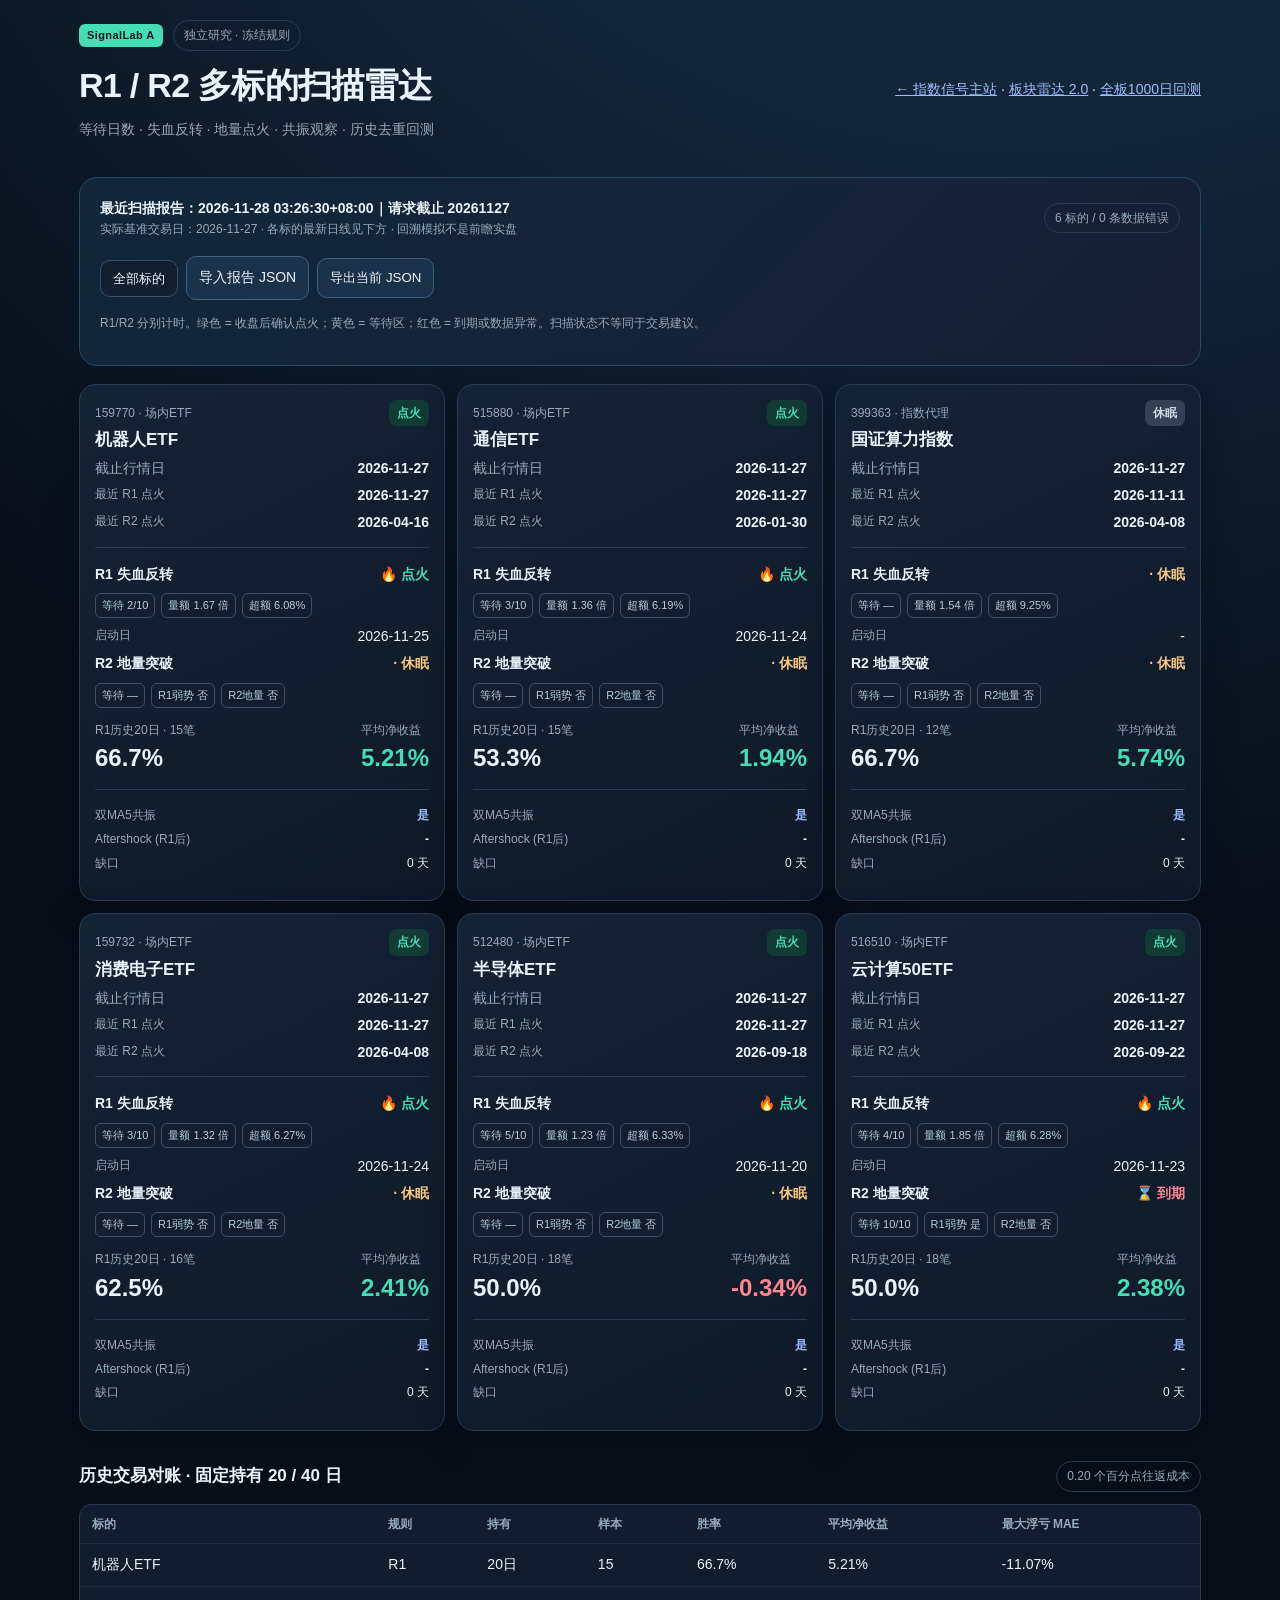
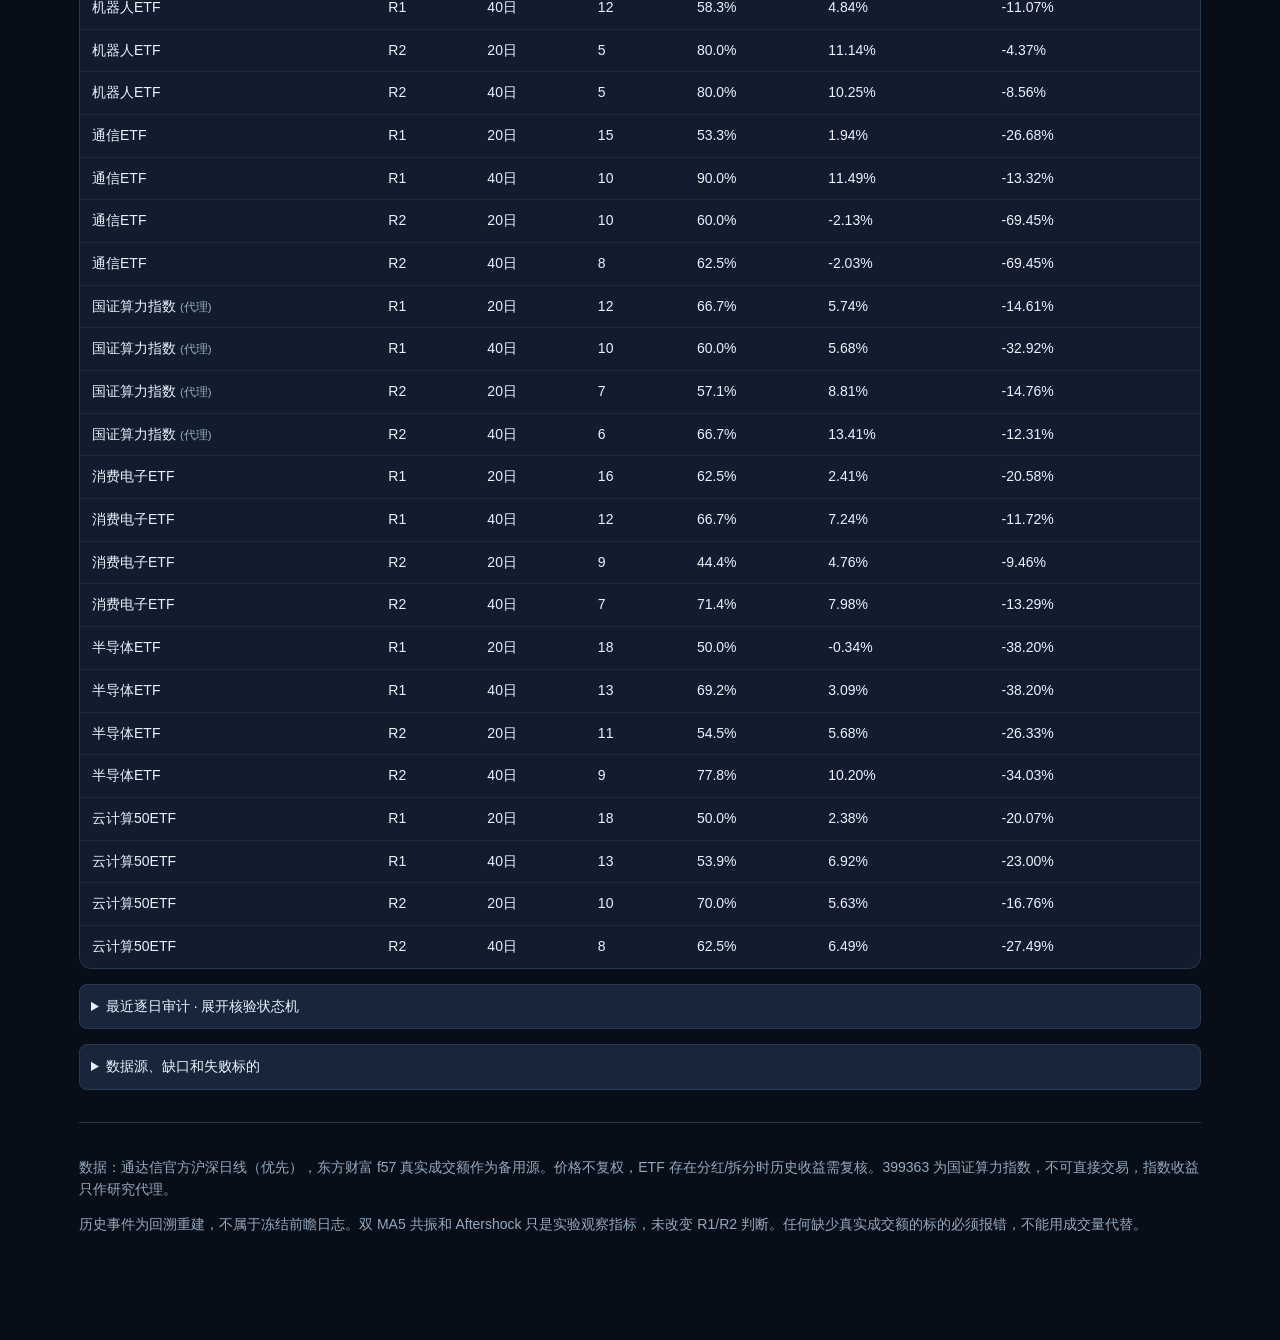
<file: scanner.html>
<!doctype html><html lang="zh-CN"><head><meta charset="utf-8"><meta name="viewport" content="width=device-width,initial-scale=1,viewport-fit=cover"><meta name="theme-color" content="#0b1321"><title>SignalLab A · R1/R2 多标的扫描雷达</title><style>
:root{--bg:#080e18;--panel:#111d2e;--panel2:#17273b;--ink:#eaf3fc;--muted:#94a9be;--line:#293b50;--ok:#45deb3;--bad:#ff8391;--warn:#f7c980;--blue:#9bbcff}*{box-sizing:border-box}body{margin:0;color:var(--ink);background:radial-gradient(circle at 80% -20%,#1b3753 0,transparent 43%),var(--bg);font:14px/1.55 -apple-system,BlinkMacSystemFont,"Segoe UI","PingFang SC",sans-serif}.wrap{max-width:1150px;padding:20px 14px 90px;margin:auto}.top{display:flex;justify-content:space-between;gap:16px;align-items:center;flex-wrap:wrap}h1{font-size:clamp(24px,5vw,34px);letter-spacing:-.7px;margin:8px 0}h2{margin:0;font-size:17px}.muted,small{color:var(--muted)}.tag{font-size:11px;color:#0c1624;padding:3px 8px;background:var(--ok);border-radius:6px;font-weight:800;letter-spacing:.4px}.hint{margin:0 0 18px}.hero{padding:20px;border:1px solid #284962;border-radius:18px;margin:18px 0;background:linear-gradient(135deg,#12273a,#152239 65%,#161e30)}.row{display:flex;align-items:center;justify-content:space-between;flex-wrap:wrap;gap:10px}.row a{color:var(--blue)}.chip{border:1px solid var(--line);border-radius:999px;padding:5px 10px;font-size:12px;color:var(--muted)}.chip.on{border-color:#356a68;color:var(--ok)}.grid{display:grid;grid-template-columns:repeat(3,minmax(0,1fr));gap:12px}@media(max-width:800px){.grid{grid-template-columns:repeat(2,minmax(0,1fr))}}@media(max-width:520px){.grid{grid-template-columns:1fr}.wrap{padding:12px 11px 70px}}.card{background:linear-gradient(155deg,#142235,#0f1928);border:1px solid var(--line);border-radius:16px;padding:15px;min-width:0;box-shadow:0 9px 30px #040b1580}.card h3{font-size:17px;margin:1px 0 3px}.stat{font-variant-numeric:tabular-nums}.status{padding:4px 8px;border-radius:7px;font-weight:700;font-size:12px;background:#344053;color:#cdd9e5}.status.TRIGGERED{background:#123b36;color:var(--ok)}.status.WAITING{background:#443824;color:var(--warn)}.status.EXPIRED{background:#423039;color:var(--bad)}.status.STALE{background:#423039;color:var(--bad)}.split{border-top:1px solid var(--line);margin:13px 0;padding-top:11px}.pair{display:flex;justify-content:space-between;gap:8px;margin:5px 0}.big{font-size:24px;font-weight:800}.ok{color:var(--ok)}.bad{color:var(--bad)}.warn{color:var(--warn)}.filter{appearance:none;background:#111f31;color:var(--ink);border:1px solid #38506b;padding:10px 12px;border-radius:10px}.btn{background:#1b324b;color:var(--ink);border:1px solid #41607c;border-radius:10px;padding:10px 12px;cursor:pointer}.btn:hover{background:#22415f}.controls{display:flex;gap:8px;align-items:center;flex-wrap:wrap;margin:18px 0 14px}.tablewrap{overflow:auto;background:var(--panel);border:1px solid var(--line);border-radius:12px}table{width:100%;border-collapse:collapse;white-space:nowrap;font-variant-numeric:tabular-nums}td,th{text-align:left;padding:10px 12px;border-bottom:1px solid #ffffff10}th{font-size:12px;color:var(--muted)}tr:last-child td{border-bottom:0}.empty{padding:30px 15px;background:#112034;border:1px dashed #405670;border-radius:12px;text-align:center;color:var(--muted)}.err{border-left:3px solid var(--bad);padding:8px 12px;background:#3b252a;margin:7px 0}.detail{margin:15px 0}.detail summary{cursor:pointer;padding:11px;background:#17263a;border:1px solid var(--line);border-radius:8px}.detail>div{padding:10px}.log{font-family:ui-monospace,SFMono-Regular,Menlo,monospace;font-size:11px}.mini{font-size:12px}.pills{display:flex;gap:6px;flex-wrap:wrap;margin:8px 0}.pill{font-size:11px;border:1px solid #3c5063;border-radius:6px;padding:3px 6px;color:#b4cee1}.pre{white-space:pre-wrap}.foot{padding-top:20px;margin-top:32px;border-top:1px solid var(--line)}input[type=file]{max-width:250px}.confluence{color:var(--blue)}
</style></head><body><div class="wrap"><div class="top"><div><div class="row" style="justify-content:flex-start"><span class="tag">SignalLab A</span><span class="chip">独立研究 · 冻结规则</span></div><h1>R1 / R2 多标的扫描雷达</h1><p class="muted hint">等待日数 · 失血反转 · 地量点火 · 共振观察 · 历史去重回测</p></div><div><a href="./index.html" style="color:var(--blue)">← 指数信号主站</a> · <a href="./sector.html" style="color:var(--blue)">板块雷达 2.0</a> · <a href="./backtest1000.html" style="color:var(--blue)">全板1000日回测</a></div></div><div class="hero"><div class="row"><div><strong id="stamp">尚未载入报告</strong><div class="mini muted" id="dataNote">运行扫描程序后更新。网页不伪造实时行情。</div></div><div id="summaryTag" class="chip">等待数据</div></div><div class="controls"><select class="filter" id="filter" aria-label="按状态筛选"><option value="all">全部标的</option><option value="TRIGGERED">当日点火</option><option value="WAITING">等待中</option><option value="EXPIRED">刚刚到期</option><option value="IDLE">休眠</option><option value="STALE">数据过期</option></select><label class="btn" for="upload">导入报告 JSON</label><input id="upload" type="file" accept="application/json,.json" style="position:absolute;left:-9999px"><button id="download" class="btn" type="button">导出当前 JSON</button></div><p class="muted mini">R1/R2 分别计时。绿色 = 收盘后确认点火；黄色 = 等待区；红色 = 到期或数据异常。扫描状态不等同于交易建议。</p></div><div id="cards" class="grid"><div class="empty">暂无扫描记录。可导入 scanner.py 输出的 latest.json；部署 GitHub Pages 后会自动读取。</div></div><div style="margin:30px 0 12px" class="row"><h2>历史交易对账 · 固定持有 20 / 40 日</h2><span class="chip">0.20 个百分点往返成本</span></div><div class="tablewrap"><table><thead><tr><th>标的</th><th>规则</th><th>持有</th><th>样本</th><th>胜率</th><th>平均净收益</th><th>最大浮亏 MAE</th></tr></thead><tbody id="stats"><tr><td colspan="7" class="muted">暂无真实历史扫描数据</td></tr></tbody></table></div><details class="detail"><summary>最近逐日审计 · 展开核验状态机</summary><div class="controls"><select id="detailCode" class="filter"></select></div><div class="tablewrap"><table class="log"><thead><tr><th>日期</th><th>收盘</th><th>R1状态</th><th>等待日</th><th>R2状态</th><th>等待日</th><th>量额/前5均值</th><th>超额收益</th></tr></thead><tbody id="trace"></tbody></table></div></details><details class="detail"><summary>数据源、缺口和失败标的</summary><div id="errors"></div></details><div class="foot muted"><p>数据：通达信官方沪深日线（优先），东方财富 f57 真实成交额作为备用源。价格不复权，ETF 存在分红/拆分时历史收益需复核。399363 为国证算力指数，不可直接交易，指数收益只作研究代理。</p><p>历史事件为回溯重建，不属于冻结前瞻日志。双 MA5 共振和 Aftershock 只是实验观察指标，未改变 R1/R2 判断。任何缺少真实成交额的标的必须报错，不能用成交量代替。</p></div></div>
<script id="embedded-report" type="application/json">null</script>
<script>
(()=>{'use strict';let report=null;const $=id=>document.getElementById(id);const esc=s=>String(s==null?'-':s).replace(/[&<>"']/g,c=>({'&':'&amp;','<':'&lt;','>':'&gt;','"':'&quot;',"'":'&#39;'}[c]));const fix=(n,dp=2)=>typeof n==='number'&&isFinite(n)?n.toFixed(dp):'—';const sn=x=>x==='TRIGGERED'?'点火':['WAITING','WAIT','ENTER'].includes(x)?'等待':x==='EXPIRED'?'到期':x==='STALE'?'滞后':x==='IDLE'?'休眠':'缺数据';const l=x=>x==='TRIGGERED'?'🔥':x==='EXPIRED'?'⌛':x==='WAITING'?'⏳':'·';const cond=v=>v===true?'是':v===false?'否':'—';function render(){if(!report||!Array.isArray(report.assets)){return;}const r=report,arr=r.assets;const bad=(r.errors||[]).length;$('stamp').textContent='最近扫描报告：'+String(r.generated_at||'-').replace('T',' ') + '｜请求截止 '+ (r.requested_end||'-');$('dataNote').textContent='实际基准交易日：'+(arr[0]?.session||'未知')+' · 各标的最新日线见下方 · 回溯模拟不是前瞻实盘';$('summaryTag').textContent=arr.length+' 标的 / '+bad+' 条数据错误';let show=arr.filter(a=>$('filter').value==='all'||a.status===$('filter').value);$('cards').innerHTML=show.length?show.map(a=>{let s=a.latest||{},r1=s.r1||'INSUFFICIENT_DATA',r2=s.r2||'INSUFFICIENT_DATA',t=a.stats?.R1_20||{};return `<article class="card"><div class="row"><span class="mini muted">${esc(a.code)} · ${a.type==='index'?'指数代理':'场内ETF'}</span><span class="status ${esc(a.status)}">${esc(sn(a.status))}</span></div><h3>${esc(a.name)}</h3><div class="pair"><span class="muted">截止行情日</span><strong>${esc(a.asset_last_date)}</strong></div><div class="pair"><span class="mini muted">最近 R1 点火</span><strong>${esc(a.latest_r1_signal?.date||"未出现")}</strong></div><div class="pair"><span class="mini muted">最近 R2 点火</span><strong>${esc(a.latest_r2_signal?.date||"未出现")}</strong></div><div class="split"><div class="pair"><b>R1 失血反转</b><strong class="${r1==='TRIGGERED'?'ok':r1==='EXPIRED'?'bad':'warn'}">${l(r1)} ${esc(sn(r1))}</strong></div><div class="pills"><span class="pill">等待 ${s.r1_day==null?'—':s.r1_day+'/10'}</span><span class="pill">量额 ${fix(s.amount_ratio,2)} 倍</span><span class="pill">超额 ${fix(s.excess_pct,2)}%</span></div><div class="pair"><span class="mini muted">启动日</span><span>${esc(s.r1_start)}</span></div><div class="pair"><b>R2 地量突破</b><strong class="${r2==='TRIGGERED'?'ok':r2==='EXPIRED'?'bad':'warn'}">${l(r2)} ${esc(sn(r2))}</strong></div><div class="pills"><span class="pill">等待 ${s.r2_day==null?'—':s.r2_day+'/10'}</span><span class="pill">R1弱势 ${cond(s.r1_weak)}</span><span class="pill">R2地量 ${cond(s.r2_weak)}</span></div></div><div class="row"><div><div class="muted mini">R1历史20日 · ${t.n??'-'}笔</div><div class="big stat">${t.win_rate==null?'—':fix(t.win_rate,1)+'%'}</div></div><div><div class="muted mini">平均净收益</div><div class="big stat ${t.avg_net_pct>=0?'ok':'bad'}">${t.avg_net_pct==null?'—':fix(t.avg_net_pct,2)+'%'}</div></div></div><div class="split mini"><div class="pair"><span class="muted">双MA5共振</span><b class="confluence">${s.double_ma5===true?'是':s.double_ma5===false?'否':'—'}</b></div><div class="pair"><span class="muted">Aftershock (R1后)</span><b>${esc(a.aftershock)}</b></div><div class="pair"><span class="muted">缺口</span><span>${a.gap_count||0} 天</span></div></div></article>`}).join(''):'<div class="empty">没有符合该状态的标的。</div>';const stats=[];for(const a of arr){for(const [k,x] of Object.entries(a.stats||{})){let [rule,h]=k.split('_');stats.push(`<tr><td>${esc(a.name)}${a.type==='index'?' <small>(代理)</small>':''}</td><td>${esc(rule)}</td><td>${esc(h)}日</td><td>${x.n??'-'}</td><td>${x.win_rate==null?'—':fix(x.win_rate,1)+'%'}</td><td>${x.avg_net_pct==null?'—':fix(x.avg_net_pct,2)+'%'}</td><td>${x.worst_mae_pct==null?'—':fix(x.worst_mae_pct,2)+'%'}</td></tr>`)}}$('stats').innerHTML=stats.join('')||'<tr><td colspan="7">暂无有效样本</td></tr>';$('detailCode').innerHTML=arr.map(a=>`<option value="${esc(a.code)}">${esc(a.name)} ${esc(a.code)}</option>`).join('');renderTrace();$('errors').innerHTML='<div class="muted">价格来源：'+esc(JSON.stringify(r.sources||{}))+'</div>'+((r.errors||[]).map(e=>`<div class="err">${esc(e.code)}：${esc(e.error)}</div>`).join('')||'<p class="muted">未报告取数错误。</p>')+arr.filter(a=>a.gap_count).map(a=>`<p>${esc(a.code)} 数据缺口 ${a.gap_count} 天：${esc((a.gap_dates||[]).join(', '))}</p>`).join('');}function renderTrace(){if(!report)return;let item=report.assets.find(a=>a.code===$('detailCode').value);$('trace').innerHTML=(item?.trace||[]).map(r=>`<tr><td>${esc(r.date)}</td><td>${fix(r.close,3)}</td><td>${esc(r.r1)}</td><td>${r.r1_day??'-'}</td><td>${esc(r.r2)}</td><td>${r.r2_day??'-'}</td><td>${fix(r.amount_ratio)}</td><td>${fix(r.excess_pct)}%</td></tr>`).join('')||'<tr><td colspan="8">暂无逐日记录</td></tr>'}function load(x){if(!x||x.schema!=='signallab-scanner-1.0'||!Array.isArray(x.assets))throw Error('不是有效的 SignalLab 扫描 JSON');report=x;render()}$('filter').addEventListener('change',render);$('detailCode').addEventListener('change',renderTrace);$('upload').addEventListener('change',async e=>{let file=e.target.files[0];if(!file)return;try{load(JSON.parse(await file.text()))}catch(err){alert('导入失败：'+err.message)}});$('download').addEventListener('click',()=>{if(!report){alert('尚无有效报告');return}let a=document.createElement('a'),blob=new Blob([JSON.stringify(report,null,2)],{type:'application/json'});a.href=URL.createObjectURL(blob);a.download='SignalLab_scanner.json';a.click();URL.revokeObjectURL(a.href)});try{let embedded=JSON.parse($('embedded-report').textContent);if(embedded)load(embedded)}catch(e){}if(!report&&location.protocol.startsWith('http'))fetch('./research/scanner/latest.json',{cache:'no-store'}).then(x=>{if(!x.ok)throw Error('HTTP '+x.status);return x.json()}).then(load).catch(e=>{$('dataNote').textContent='暂未找到扫描结果。先运行 scanner.py 或导入最新 JSON：'+e.message});})();
</script></body></html>
</file>
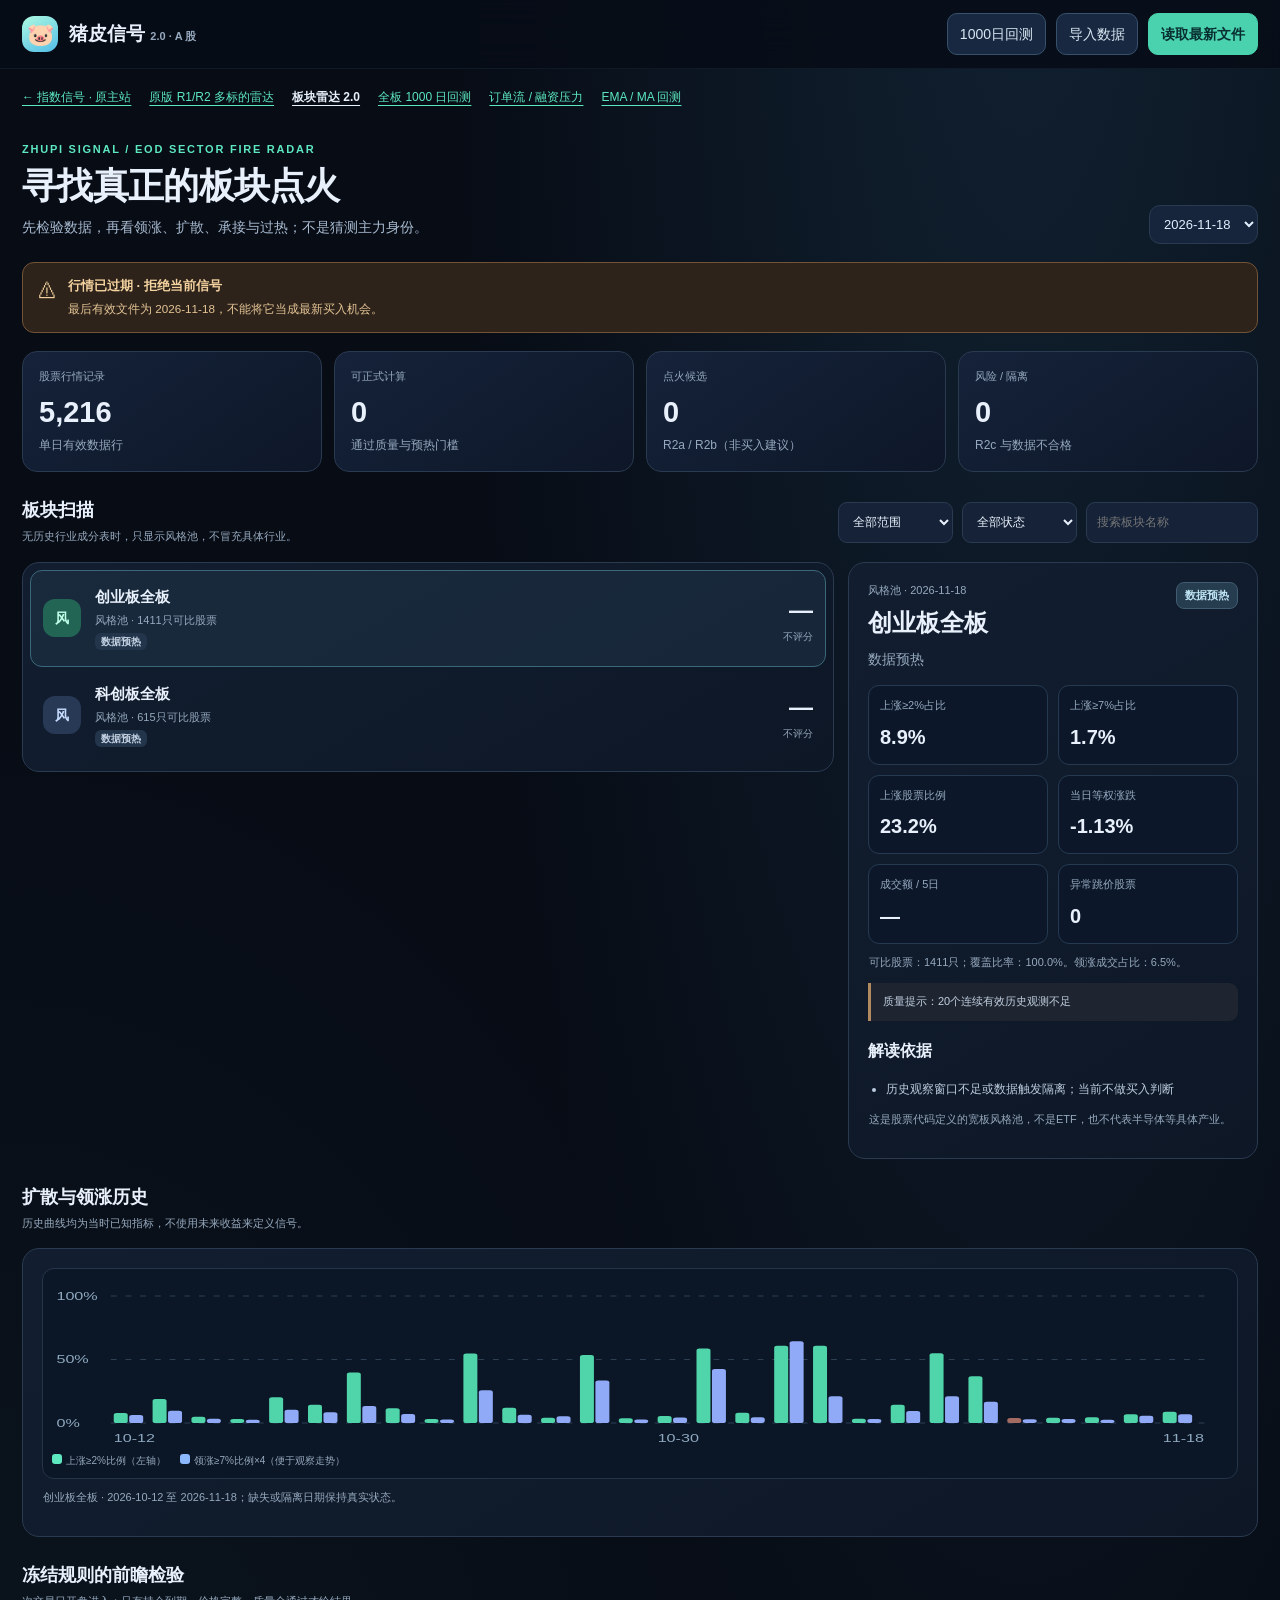
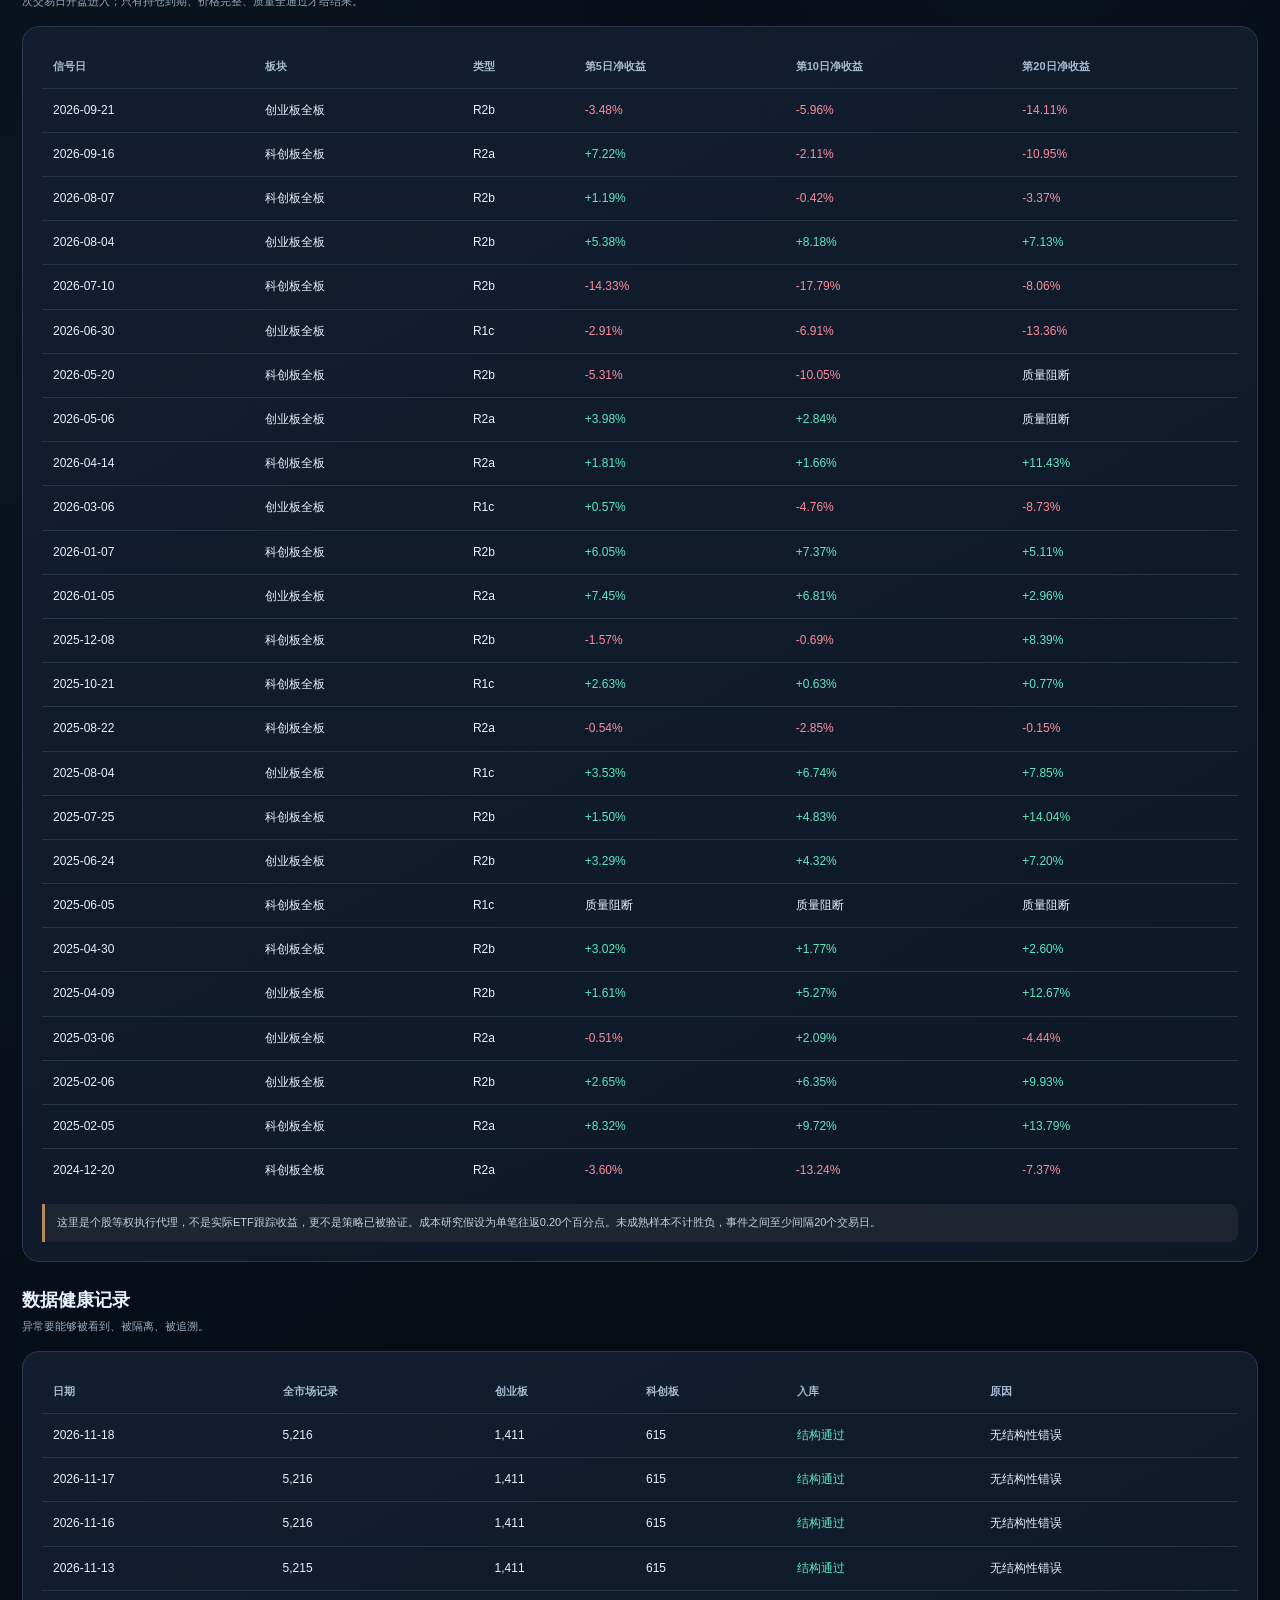
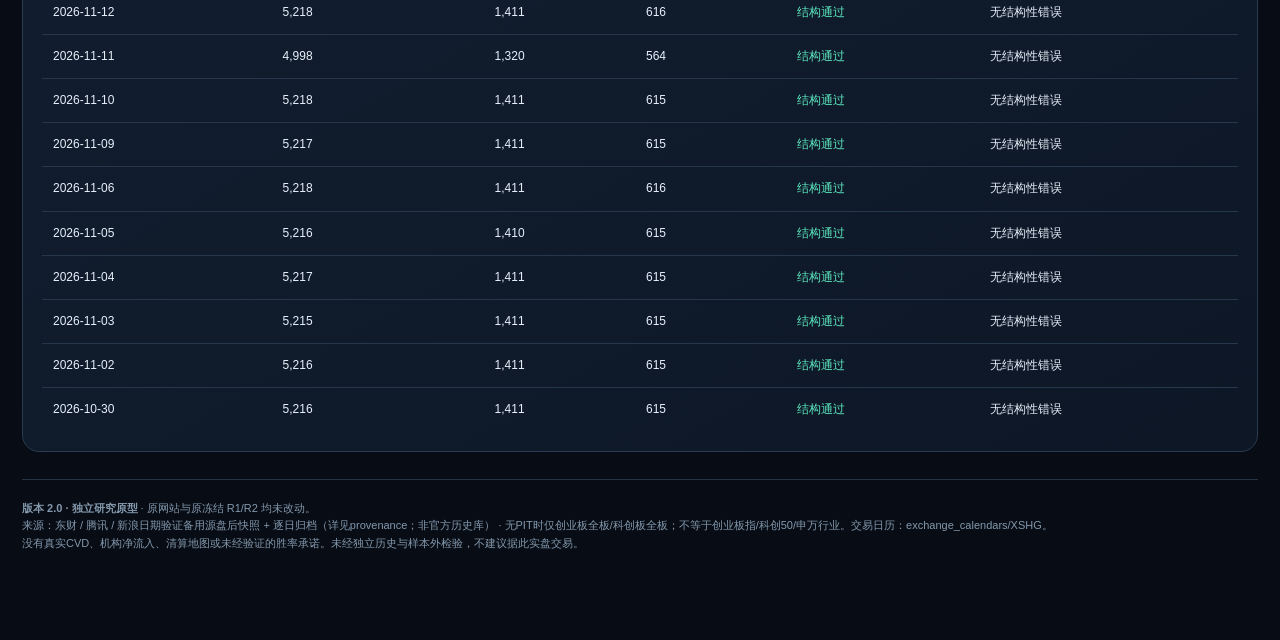
<file: sector.html>
<!doctype html>
<html lang="zh-CN"><head>
<meta charset="utf-8"><meta name="viewport" content="width=device-width,initial-scale=1,viewport-fit=cover">
<meta name="theme-color" content="#080d18"><title>猪皮信号 2.0 · 板块点火雷达</title>
<style>
:root{color-scheme:dark;--bg:#070c15;--bg2:#0d1525;--card:#121e30;--line:#2a3a50;--ink:#e8f0fb;--dim:#96a9be;--mint:#5de8c0;--blue:#8bb8ff;--amber:#f3bd76;--red:#fd8c9b}
*{box-sizing:border-box}html{scroll-behavior:smooth}body{margin:0;color:var(--ink);background:radial-gradient(ellipse at 80% -8%,#22466260,transparent 40%),radial-gradient(ellipse at 0 50%,#18303a40,transparent 45%),var(--bg);font:14px/1.6 -apple-system,BlinkMacSystemFont,'PingFang SC','Microsoft Yahei',sans-serif}
button,input,select{font:inherit}button{cursor:pointer}a{color:var(--mint)}button:focus-visible,select:focus-visible{outline:2px solid var(--mint);outline-offset:2px}
.shell{max-width:1320px;margin:auto;padding:0 22px 68px}.head{position:sticky;top:0;z-index:6;border-bottom:1px solid #2f405540;background:#070d17df;backdrop-filter:blur(16px)}.head .shell{display:flex;align-items:center;justify-content:space-between;padding-top:13px;padding-bottom:13px;gap:16px}
.brand{display:flex;gap:11px;align-items:center;font-weight:850;font-size:19px;white-space:nowrap}.logo{width:36px;height:36px;display:grid;place-items:center;color:#0a2230;background:linear-gradient(150deg,#adfae0,#52bde8);border-radius:12px;font-size:22px}.version{color:var(--dim);font-size:11px;font-weight:600}.headright{display:flex;gap:10px;align-items:center}.btn{border:1px solid #37516c;background:#182840;color:#d9e8f3;padding:9px 12px;border-radius:10px;white-space:nowrap}.btn:hover{background:#20344e}.btn.primary{background:#49d2ad;color:#092e31;border-color:#49d2ad;font-weight:800}.tiny{font-size:11px;color:var(--dim)}.eyebrow{font-size:11px;color:var(--mint);letter-spacing:.16em;font-weight:800;text-transform:uppercase;margin-top:28px}.heading{display:flex;justify-content:space-between;align-items:end;gap:16px;margin-bottom:16px}.heading h1{margin:5px 0;font-size:clamp(25px,4vw,36px);line-height:1.3;letter-spacing:-.7px}.lead{margin:6px 0;color:#a8bad0}.date{border:1px solid var(--line);border-radius:11px;background:#16253b;color:#e1f0ff;padding:10px;font-size:13px}
.notice{display:flex;gap:11px;align-items:flex-start;border:1px solid #725336;background:#2e231b;color:#f3d29f;padding:13px 15px;border-radius:12px;margin:18px 0}.notice strong{display:block;font-size:13px}.notice small{display:block;opacity:.92;margin-top:3px}
.overview{display:grid;grid-template-columns:repeat(4,minmax(0,1fr));gap:12px;margin-bottom:17px}.metric{padding:16px;border:1px solid var(--line);border-radius:15px;background:linear-gradient(145deg,#152239,#0d1728)}.metric .value{font-size:29px;font-weight:850;line-height:1.3;margin-top:9px;font-variant-numeric:tabular-nums}.metric .unit{font-size:12px;color:var(--dim);margin-top:4px}.section{margin:24px 0 13px;display:flex;justify-content:space-between;align-items:center;gap:12px}.section h2{margin:0;font-size:18px}.section p{font-size:11px;color:var(--dim);margin:3px 0}.toolbar{display:flex;gap:9px;flex-wrap:wrap}.toolbar select,.toolbar input{border:1px solid var(--line);color:var(--ink);background:#152238;border-radius:9px;padding:10px;font-size:12px;min-width:115px}.toolbar input{min-width:145px;flex:1}
.main{display:grid;grid-template-columns:minmax(0,1fr) 410px;gap:14px;align-items:start}.panel{background:linear-gradient(150deg,#121e30,#0d1726);border:1px solid var(--line);border-radius:17px;overflow:hidden}.padding{padding:19px}.list{padding:7px}.groupitem{display:flex;align-items:center;gap:14px;border:1px solid transparent;background:transparent;color:var(--ink);border-radius:12px;padding:14px 12px;width:100%;text-align:left}.groupitem:hover,.groupitem.selected{background:#20374a81;border-color:#3a6879}.groupitem .avatar{min-width:38px;width:38px;height:38px;border-radius:12px;background:#273955;display:grid;place-items:center;color:#c6dcff;font-weight:850}.groupitem.selected .avatar{background:#226554;color:#beffe8}.gmain{flex:1;min-width:0}.gname{font-size:15px;font-weight:790}.gmeta{color:var(--dim);font-size:11px;margin-top:3px}.gnum{font-size:24px;font-weight:830;text-align:right;min-width:50px;font-variant-numeric:tabular-nums}.ghint{font-size:10px;color:var(--dim);text-align:right}.tag{border-radius:6px;padding:3px 6px;background:#23354b;font-size:10px;color:#c4d2e4;font-weight:800}.tag.positive{background:#16473d;color:#8ff5ce}.tag.risk{background:#503429;color:#f3c295}.empty{padding:32px 16px;text-align:center;color:var(--dim)}
.dt{display:flex;justify-content:space-between;gap:10px;align-items:flex-start}.dtitle{margin:5px 0;font-size:24px}.pill{border:1px solid #415b70;background:#263d50;border-radius:8px;padding:4px 8px;color:#bfe5f3;font-size:11px;font-weight:800}.risktext{color:var(--amber)}.strong{font-weight:800}.dim{color:var(--dim)}.line{border-top:1px solid #2b3c52;margin:16px 0}.keyvals{display:grid;grid-template-columns:repeat(2,minmax(0,1fr));gap:10px}.kv{border-radius:11px;background:#0c182a;border:1px solid #253951;padding:11px}.kv label{display:block;color:var(--dim);font-size:11px}.kv strong{display:block;font-size:20px;margin-top:6px;font-variant-numeric:tabular-nums}.micro{font-size:10px;color:var(--dim)}.reasons{padding-left:18px;color:#bbccde;font-size:12px}.reasons li{margin-bottom:7px}.mark{display:inline-block;width:8px;height:8px;border-radius:50%;background:var(--mint);margin-right:5px}.warnmark{background:var(--amber)}.baritem{display:grid;grid-template-columns:90px 1fr 32px;gap:10px;align-items:center;font-size:11px;color:var(--dim);margin:12px 0}.track{height:7px;border-radius:8px;background:#2b3c50;overflow:hidden}.track>div{height:100%;background:linear-gradient(90deg,var(--blue),var(--mint));border-radius:8px}.graph{background:#0b1626;border-radius:12px;border:1px solid #24354a;padding:9px}.graph svg{width:100%;height:170px;display:block}.legend{display:flex;gap:14px;font-size:10px;color:var(--dim);margin-top:5px}.legend b{display:inline-block;width:10px;height:10px;border-radius:3px;background:var(--mint);margin-right:4px}.legend b.purple{background:var(--blue)}.caption{font-size:11px;color:var(--dim);margin:10px 1px}.tablewrap{overflow-x:auto}table{border-collapse:collapse;width:100%;min-width:660px;font-size:12px}td,th{padding:12px 11px;text-align:left;border-bottom:1px solid #27374b;white-space:nowrap}th{font-size:11px;color:#a4bace;font-weight:700}tr:last-child td{border-bottom:0}.good{color:var(--mint)}.bad{color:var(--red)}.warn{color:var(--amber)}.tip{border-left:3px solid #b18a60;padding:10px 12px;color:#c2cfe0;background:#1e2531;border-radius:0 9px 9px 0;margin-top:12px;font-size:11px}.footer{border-top:1px solid #243345;padding:20px 0;margin-top:27px;color:#8499ad;font-size:11px}.row{display:flex;gap:8px;align-items:center;flex-wrap:wrap}
@media(max-width:980px){.main{grid-template-columns:1fr}.overview{grid-template-columns:repeat(2,minmax(0,1fr))}.detail{order:-1}}@media(max-width:570px){.shell{padding-left:14px;padding-right:14px}.brand{font-size:15px}.logo{width:31px;height:31px;border-radius:10px;font-size:19px}.headright{gap:5px}.headright .btn{padding:8px 7px;font-size:11px}.overview{gap:8px}.metric{padding:12px}.metric .value{font-size:25px}.section{align-items:flex-start;flex-direction:column}.toolbar{width:100%}.toolbar>*{flex:1;min-width:0!important}.groupitem{padding:11px 9px}.gnum{font-size:19px}.padding{padding:14px}.notice{padding:11px}.heading{align-items:flex-start;flex-direction:column}}
.headright{flex-wrap:wrap;justify-content:flex-end}@media(max-width:540px){.headright{max-width:220px}.headright .btn{font-size:11px;padding:7px 8px}}
.module-nav{max-width:1320px;margin:0 auto;padding:14px 22px 0;display:flex;flex-wrap:wrap;gap:8px 18px;font-size:12px}.module-nav a{padding:5px 0;text-underline-offset:4px}.module-nav a[aria-current]{color:var(--ink);font-weight:800}@media(max-width:570px){.module-nav{padding:10px 14px 0;gap:5px 14px}}
</style></head><body>
<header class="head"><div class="shell"><div class="brand"><span class="logo">🐷</span><div>猪皮信号 <span class="version">2.0 · A 股</span></div></div><div class="headright"><a class="btn" style="text-decoration:none" href="./backtest1000.html">1000日回测</a><button class="btn" id="loadBtn">导入数据</button><button class="btn primary" id="refreshBtn">读取最新文件</button><input hidden type="file" id="fileInput" accept="application/json,.json"></div></div></header>
<nav class="module-nav" aria-label="研究模块"><a href="./index.html">← 指数信号 · 原主站</a><a href="./scanner.html">原版 R1/R2 多标的雷达</a><a href="./sector.html" aria-current="page">板块雷达 2.0</a><a href="./backtest1000.html">全板 1000 日回测</a><a href="./flow.html">订单流 / 融资压力</a><a href="./backtest.html">EMA / MA 回测</a></nav>
<main class="shell">
<div class="eyebrow">ZHUPI SIGNAL / EOD SECTOR FIRE RADAR</div>
<div class="heading"><div><h1>寻找真正的板块点火</h1><p class="lead">先检验数据，再看领涨、扩散、承接与过热；不是猜测主力身份。</p></div><select class="date" id="dateSelect" aria-label="历史扫描日期"></select></div>
<div class="notice" id="notice"><div style="font-size:19px">⚠</div><div><strong id="noticeTitle">正在读取</strong><small id="noticeDetail">请勿把未验证数据当实时买入信号。</small></div></div>
<div class="overview"><div class="metric"><div class="tiny">股票行情记录</div><div class="value" id="kRecords">—</div><div class="unit">单日有效数据行</div></div><div class="metric"><div class="tiny">可正式计算</div><div class="value" id="kReady">—</div><div class="unit">通过质量与预热门槛</div></div><div class="metric"><div class="tiny">点火候选</div><div class="value" id="kFire">—</div><div class="unit">R2a / R2b（非买入建议）</div></div><div class="metric"><div class="tiny">风险 / 隔离</div><div class="value" id="kRisk">—</div><div class="unit">R2c 与数据不合格</div></div></div>
<div class="section"><div><h2>板块扫描</h2><p>无历史行业成分表时，只显示风格池，不冒充具体行业。</p></div><div class="toolbar"><select id="scope"><option value="all">全部范围</option><option value="行业PIT">行业板块</option><option value="风格池">风格池</option></select><select id="filter"><option value="all">全部状态</option><option value="R2">只看R2点火</option><option value="R1">只看R1修复</option><option value="BLOCKED">隔离 / 预热</option></select><input id="q" placeholder="搜索板块名称" aria-label="搜索板块"></div></div>
<div class="main"><section class="panel"><div class="list" id="groupList"><div class="empty">尚未载入行情。</div></div></section><section class="panel detail"><div class="padding" id="detail"><div class="empty">点击板块查看细节。</div></div></section></div>
<div class="section"><div><h2>扩散与领涨历史</h2><p>历史曲线均为当时已知指标，不使用未来收益来定义信号。</p></div></div><section class="panel padding"><div class="graph" id="historyGraph"></div><div class="caption" id="graphCaption"></div></section>
<div class="section"><div><h2>冻结规则的前瞻检验</h2><p>次交易日开盘进入；只有持仓到期、价格完整、质量全通过才给结果。</p></div></div><section class="panel padding"><div class="tablewrap"><table><thead><tr><th>信号日</th><th>板块</th><th>类型</th><th>第5日净收益</th><th>第10日净收益</th><th>第20日净收益</th></tr></thead><tbody id="eventsTable"></tbody></table></div><div class="tip">这里是个股等权执行代理，不是实际ETF跟踪收益，更不是策略已被验证。成本研究假设为单笔往返0.20个百分点。未成熟样本不计胜负，事件之间至少间隔20个交易日。</div></section>
<div class="section"><div><h2>数据健康记录</h2><p>异常要能够被看到、被隔离、被追溯。</p></div></div><section class="panel padding"><div class="tablewrap"><table><thead><tr><th>日期</th><th>全市场记录</th><th>创业板</th><th>科创板</th><th>入库</th><th>原因</th></tr></thead><tbody id="healthTable"></tbody></table></div></section>
<div class="footer"><div><strong>版本 2.0 · 独立研究原型</strong> · 原网站与原冻结 R1/R2 均未改动。</div><div id="sourceText">数据使用用户导入的公开股票日线或来源仓库，交易日历与时点行业归属需要独立核验。</div><div>没有真实CVD、机构净流入、清算地图或未经验证的胜率承诺。未经独立历史与样本外检验，不建议据此实盘交易。</div></div>
</main>
<script>
'use strict';
const DEMO = {"schema":2,"engine_version":"2.0.0","demo":true,"generated_utc":"2026-10-20T12:54:27+00:00","asof":"2026-05-29","source":{"name":"2026年5月实际逐日股票CSV聚合研究快照","url":"https://github.com/guidebee/china-stock-data","calendar":false,"pit_loaded":false,"scope_note":"仅创业板全板与科创板全板；展示聚合结果不是原始股票扫描重算"},"quality":[{"date":"2026-05-06","passed":true,"n":5540,"board_counts":{"CY":1386,"KC":602},"reasons":[]},{"date":"2026-05-07","passed":true,"n":5542,"board_counts":{"CY":1387,"KC":602},"reasons":[]},{"date":"2026-05-08","passed":true,"n":5540,"board_counts":{"CY":1387,"KC":601},"reasons":[]},{"date":"2026-05-11","passed":true,"n":5538,"board_counts":{"CY":1386,"KC":600},"reasons":[]},{"date":"2026-05-12","passed":true,"n":5537,"board_counts":{"CY":1384,"KC":601},"reasons":[]},{"date":"2026-05-13","passed":true,"n":5540,"board_counts":{"CY":1386,"KC":601},"reasons":[]},{"date":"2026-05-14","passed":true,"n":5540,"board_counts":{"CY":1387,"KC":601},"reasons":[]},{"date":"2026-05-15","passed":true,"n":5540,"board_counts":{"CY":1387,"KC":602},"reasons":[]},{"date":"2026-05-18","passed":true,"n":5542,"board_counts":{"CY":1387,"KC":602},"reasons":[]},{"date":"2026-05-19","passed":true,"n":5538,"board_counts":{"CY":1387,"KC":603},"reasons":[]},{"date":"2026-05-20","passed":true,"n":5542,"board_counts":{"CY":1388,"KC":603},"reasons":[]},{"date":"2026-05-21","passed":true,"n":5545,"board_counts":{"CY":1388,"KC":603},"reasons":[]},{"date":"2026-05-22","passed":true,"n":5544,"board_counts":{"CY":1388,"KC":603},"reasons":[]},{"date":"2026-05-25","passed":true,"n":5544,"board_counts":{"CY":1387,"KC":603},"reasons":[]},{"date":"2026-05-26","passed":true,"n":5544,"board_counts":{"CY":1387,"KC":603},"reasons":[]},{"date":"2026-05-27","passed":true,"n":5544,"board_counts":{"CY":1386,"KC":603},"reasons":[]},{"date":"2026-05-28","passed":true,"n":5544,"board_counts":{"CY":1387,"KC":603},"reasons":[]},{"date":"2026-05-29","passed":true,"n":5543,"board_counts":{"CY":1387,"KC":603},"reasons":[]}],"groups":[{"id":"CY","name":"创业板全板","kind":"风格池","status":"BLOCKED","health":["异常大幅价格跳变过密，已隔离该板块"],"stats":{"n":1367,"members_n":1387,"outlier_count":20,"outlier_share":0.014419610670511895,"breadth2":0.0636,"breadth_up":0.1441,"leader7":0.0154,"leader_count":21,"eq_return":-3.499,"amount_ratio5":null,"leader_amount_share":null},"stage":null,"score":null,"raw_healthy":false},{"id":"KC","name":"科创板全板","kind":"风格池","status":"WARMUP","health":["20个连续有效历史比较日不足，不给正式评分"],"stats":{"n":601,"members_n":603,"outlier_count":2,"outlier_share":0.003316749585406302,"breadth2":0.0416,"breadth_up":0.08650000000000001,"leader7":0.0083,"leader_count":5,"eq_return":-4.977,"amount_ratio5":null,"leader_amount_share":null},"stage":null,"score":null,"raw_healthy":true}],"daily_groups":{"2026-05-06":[{"id":"CY","name":"创业板全板","kind":"风格池","status":"BLOCKED","health":["第一天缺前日收盘价"],"stats":null,"stage":null,"score":null,"raw_healthy":false},{"id":"KC","name":"科创板全板","kind":"风格池","status":"BLOCKED","health":["第一天缺前日收盘价"],"stats":null,"stage":null,"score":null,"raw_healthy":false}],"2026-05-07":[{"id":"CY","name":"创业板全板","kind":"风格池","status":"WARMUP","health":["20个连续有效历史比较日不足，不给正式评分"],"stats":{"n":1386,"members_n":1387,"outlier_count":0,"outlier_share":0.0,"breadth2":0.3369,"breadth_up":0.7302,"leader7":0.050499999999999996,"leader_count":70,"eq_return":1.568,"amount_ratio5":null,"leader_amount_share":null},"stage":null,"score":null,"raw_healthy":true},{"id":"KC","name":"科创板全板","kind":"风格池","status":"WARMUP","health":["20个连续有效历史比较日不足，不给正式评分"],"stats":{"n":602,"members_n":602,"outlier_count":0,"outlier_share":0.0,"breadth2":0.40369999999999995,"breadth_up":0.7841,"leader7":0.0565,"leader_count":34,"eq_return":1.994,"amount_ratio5":null,"leader_amount_share":null},"stage":null,"score":null,"raw_healthy":true}],"2026-05-08":[{"id":"CY","name":"创业板全板","kind":"风格池","status":"WARMUP","health":["20个连续有效历史比较日不足，不给正式评分"],"stats":{"n":1385,"members_n":1387,"outlier_count":2,"outlier_share":0.0014419610670511895,"breadth2":0.2657,"breadth_up":0.7031999999999999,"leader7":0.04190000000000001,"leader_count":58,"eq_return":1.15,"amount_ratio5":null,"leader_amount_share":null},"stage":null,"score":null,"raw_healthy":true},{"id":"KC","name":"科创板全板","kind":"风格池","status":"WARMUP","health":["20个连续有效历史比较日不足，不给正式评分"],"stats":{"n":600,"members_n":601,"outlier_count":1,"outlier_share":0.0016638935108153079,"breadth2":0.26,"breadth_up":0.575,"leader7":0.0383,"leader_count":23,"eq_return":0.864,"amount_ratio5":null,"leader_amount_share":null},"stage":null,"score":null,"raw_healthy":true}],"2026-05-11":[{"id":"CY","name":"创业板全板","kind":"风格池","status":"WARMUP","health":["20个连续有效历史比较日不足，不给正式评分"],"stats":{"n":1384,"members_n":1386,"outlier_count":2,"outlier_share":0.001443001443001443,"breadth2":0.2919,"breadth_up":0.6336999999999999,"leader7":0.0556,"leader_count":77,"eq_return":1.302,"amount_ratio5":null,"leader_amount_share":null},"stage":null,"score":null,"raw_healthy":true},{"id":"KC","name":"科创板全板","kind":"风格池","status":"WARMUP","health":["20个连续有效历史比较日不足，不给正式评分"],"stats":{"n":600,"members_n":600,"outlier_count":0,"outlier_share":0.0,"breadth2":0.425,"breadth_up":0.7232999999999999,"leader7":0.11,"leader_count":66,"eq_return":2.459,"amount_ratio5":null,"leader_amount_share":null},"stage":null,"score":null,"raw_healthy":true}],"2026-05-12":[{"id":"CY","name":"创业板全板","kind":"风格池","status":"WARMUP","health":["20个连续有效历史比较日不足，不给正式评分"],"stats":{"n":1383,"members_n":1384,"outlier_count":0,"outlier_share":0.0,"breadth2":0.115,"breadth_up":0.2191,"leader7":0.0275,"leader_count":38,"eq_return":-1.025,"amount_ratio5":null,"leader_amount_share":null},"stage":null,"score":null,"raw_healthy":true},{"id":"KC","name":"科创板全板","kind":"风格池","status":"WARMUP","health":["20个连续有效历史比较日不足，不给正式评分"],"stats":{"n":600,"members_n":601,"outlier_count":0,"outlier_share":0.0,"breadth2":0.135,"breadth_up":0.2733,"leader7":0.0317,"leader_count":19,"eq_return":-0.998,"amount_ratio5":null,"leader_amount_share":null},"stage":null,"score":null,"raw_healthy":true}],"2026-05-13":[{"id":"CY","name":"创业板全板","kind":"风格池","status":"WARMUP","health":["20个连续有效历史比较日不足，不给正式评分"],"stats":{"n":1382,"members_n":1386,"outlier_count":1,"outlier_share":0.0007230657989877079,"breadth2":0.2562,"breadth_up":0.6143,"leader7":0.0463,"leader_count":64,"eq_return":1.047,"amount_ratio5":null,"leader_amount_share":null},"stage":null,"score":null,"raw_healthy":true},{"id":"KC","name":"科创板全板","kind":"风格池","status":"WARMUP","health":["20个连续有效历史比较日不足，不给正式评分"],"stats":{"n":601,"members_n":601,"outlier_count":0,"outlier_share":0.0,"breadth2":0.2978,"breadth_up":0.6256,"leader7":0.0616,"leader_count":37,"eq_return":1.44,"amount_ratio5":null,"leader_amount_share":null},"stage":null,"score":null,"raw_healthy":true}],"2026-05-14":[{"id":"CY","name":"创业板全板","kind":"风格池","status":"WARMUP","health":["20个连续有效历史比较日不足，不给正式评分"],"stats":{"n":1386,"members_n":1387,"outlier_count":0,"outlier_share":0.0,"breadth2":0.1032,"breadth_up":0.2468,"leader7":0.023799999999999998,"leader_count":33,"eq_return":-1.357,"amount_ratio5":null,"leader_amount_share":null},"stage":null,"score":null,"raw_healthy":true},{"id":"KC","name":"科创板全板","kind":"风格池","status":"WARMUP","health":["20个连续有效历史比较日不足，不给正式评分"],"stats":{"n":599,"members_n":601,"outlier_count":2,"outlier_share":0.0033277870216306157,"breadth2":0.1553,"breadth_up":0.33390000000000003,"leader7":0.0434,"leader_count":26,"eq_return":-0.345,"amount_ratio5":null,"leader_amount_share":null},"stage":null,"score":null,"raw_healthy":true}],"2026-05-15":[{"id":"CY","name":"创业板全板","kind":"风格池","status":"WARMUP","health":["20个连续有效历史比较日不足，不给正式评分"],"stats":{"n":1387,"members_n":1387,"outlier_count":0,"outlier_share":0.0,"breadth2":0.1319,"breadth_up":0.336,"leader7":0.0252,"leader_count":35,"eq_return":-0.575,"amount_ratio5":null,"leader_amount_share":null},"stage":null,"score":null,"raw_healthy":true},{"id":"KC","name":"科创板全板","kind":"风格池","status":"WARMUP","health":["20个连续有效历史比较日不足，不给正式评分"],"stats":{"n":601,"members_n":602,"outlier_count":0,"outlier_share":0.0,"breadth2":0.1048,"breadth_up":0.2047,"leader7":0.0233,"leader_count":14,"eq_return":-1.759,"amount_ratio5":null,"leader_amount_share":null},"stage":null,"score":null,"raw_healthy":true}],"2026-05-18":[{"id":"CY","name":"创业板全板","kind":"风格池","status":"WARMUP","health":["20个连续有效历史比较日不足，不给正式评分"],"stats":{"n":1386,"members_n":1387,"outlier_count":1,"outlier_share":0.0007209805335255948,"breadth2":0.1638,"breadth_up":0.4365,"leader7":0.0317,"leader_count":44,"eq_return":0.044,"amount_ratio5":null,"leader_amount_share":null},"stage":null,"score":null,"raw_healthy":true},{"id":"KC","name":"科创板全板","kind":"风格池","status":"WARMUP","health":["20个连续有效历史比较日不足，不给正式评分"],"stats":{"n":600,"members_n":602,"outlier_count":2,"outlier_share":0.0033222591362126247,"breadth2":0.275,"breadth_up":0.5633,"leader7":0.0583,"leader_count":35,"eq_return":0.791,"amount_ratio5":null,"leader_amount_share":null},"stage":null,"score":null,"raw_healthy":true}],"2026-05-19":[{"id":"CY","name":"创业板全板","kind":"风格池","status":"WARMUP","health":["20个连续有效历史比较日不足，不给正式评分"],"stats":{"n":1384,"members_n":1387,"outlier_count":3,"outlier_share":0.0021629416005767843,"breadth2":0.2673,"breadth_up":0.6336999999999999,"leader7":0.04190000000000001,"leader_count":58,"eq_return":1.054,"amount_ratio5":null,"leader_amount_share":null},"stage":null,"score":null,"raw_healthy":true},{"id":"KC","name":"科创板全板","kind":"风格池","status":"WARMUP","health":["20个连续有效历史比较日不足，不给正式评分"],"stats":{"n":601,"members_n":603,"outlier_count":1,"outlier_share":0.0016611295681063123,"breadth2":0.3211,"breadth_up":0.6539,"leader7":0.07490000000000001,"leader_count":45,"eq_return":1.515,"amount_ratio5":null,"leader_amount_share":null},"stage":null,"score":null,"raw_healthy":true}],"2026-05-20":[{"id":"CY","name":"创业板全板","kind":"风格池","status":"WARMUP","health":["20个连续有效历史比较日不足，不给正式评分"],"stats":{"n":1386,"members_n":1388,"outlier_count":1,"outlier_share":0.0007209805335255948,"breadth2":0.1551,"breadth_up":0.3211,"leader7":0.0296,"leader_count":41,"eq_return":-0.473,"amount_ratio5":null,"leader_amount_share":null},"stage":null,"score":null,"raw_healthy":true},{"id":"KC","name":"科创板全板","kind":"风格池","status":"WARMUP","health":["20个连续有效历史比较日不足，不给正式评分"],"stats":{"n":602,"members_n":603,"outlier_count":1,"outlier_share":0.001658374792703151,"breadth2":0.3272,"breadth_up":0.5781000000000001,"leader7":0.0731,"leader_count":44,"eq_return":1.395,"amount_ratio5":null,"leader_amount_share":null},"stage":null,"score":null,"raw_healthy":true}],"2026-05-21":[{"id":"CY","name":"创业板全板","kind":"风格池","status":"WARMUP","health":["20个连续有效历史比较日不足，不给正式评分"],"stats":{"n":1385,"members_n":1388,"outlier_count":3,"outlier_share":0.002161383285302594,"breadth2":0.0794,"breadth_up":0.1632,"leader7":0.0137,"leader_count":19,"eq_return":-2.565,"amount_ratio5":null,"leader_amount_share":null},"stage":null,"score":null,"raw_healthy":true},{"id":"KC","name":"科创板全板","kind":"风格池","status":"WARMUP","health":["20个连续有效历史比较日不足，不给正式评分"],"stats":{"n":602,"members_n":603,"outlier_count":1,"outlier_share":0.001658374792703151,"breadth2":0.1412,"breadth_up":0.314,"leader7":0.026600000000000002,"leader_count":16,"eq_return":-1.147,"amount_ratio5":null,"leader_amount_share":null},"stage":null,"score":null,"raw_healthy":true}],"2026-05-22":[{"id":"CY","name":"创业板全板","kind":"风格池","status":"WARMUP","health":["20个连续有效历史比较日不足，不给正式评分"],"stats":{"n":1387,"members_n":1388,"outlier_count":1,"outlier_share":0.0007204610951008645,"breadth2":0.3641,"breadth_up":0.6812999999999999,"leader7":0.06269999999999999,"leader_count":87,"eq_return":1.58,"amount_ratio5":null,"leader_amount_share":null},"stage":null,"score":null,"raw_healthy":true},{"id":"KC","name":"科创板全板","kind":"风格池","status":"WARMUP","health":["20个连续有效历史比较日不足，不给正式评分"],"stats":{"n":603,"members_n":603,"outlier_count":0,"outlier_share":0.0,"breadth2":0.1791,"breadth_up":0.45439999999999997,"leader7":0.053099999999999994,"leader_count":32,"eq_return":0.124,"amount_ratio5":null,"leader_amount_share":null},"stage":null,"score":null,"raw_healthy":true}],"2026-05-25":[{"id":"CY","name":"创业板全板","kind":"风格池","status":"WARMUP","health":["20个连续有效历史比较日不足，不给正式评分"],"stats":{"n":1385,"members_n":1387,"outlier_count":2,"outlier_share":0.0014419610670511895,"breadth2":0.187,"breadth_up":0.3386,"leader7":0.049800000000000004,"leader_count":69,"eq_return":-0.384,"amount_ratio5":null,"leader_amount_share":null},"stage":null,"score":null,"raw_healthy":true},{"id":"KC","name":"科创板全板","kind":"风格池","status":"WARMUP","health":["20个连续有效历史比较日不足，不给正式评分"],"stats":{"n":603,"members_n":603,"outlier_count":0,"outlier_share":0.0,"breadth2":0.2869,"breadth_up":0.4378,"leader7":0.0796,"leader_count":48,"eq_return":0.26,"amount_ratio5":null,"leader_amount_share":null},"stage":null,"score":null,"raw_healthy":true}],"2026-05-26":[{"id":"CY","name":"创业板全板","kind":"风格池","status":"WARMUP","health":["20个连续有效历史比较日不足，不给正式评分"],"stats":{"n":1381,"members_n":1387,"outlier_count":5,"outlier_share":0.0036075036075036075,"breadth2":0.08470000000000001,"breadth_up":0.17739999999999997,"leader7":0.0138,"leader_count":19,"eq_return":-1.933,"amount_ratio5":null,"leader_amount_share":null},"stage":null,"score":null,"raw_healthy":true},{"id":"KC","name":"科创板全板","kind":"风格池","status":"WARMUP","health":["20个连续有效历史比较日不足，不给正式评分"],"stats":{"n":602,"members_n":603,"outlier_count":1,"outlier_share":0.001658374792703151,"breadth2":0.0548,"breadth_up":0.1229,"leader7":0.0199,"leader_count":12,"eq_return":-2.963,"amount_ratio5":null,"leader_amount_share":null},"stage":null,"score":null,"raw_healthy":true}],"2026-05-27":[{"id":"CY","name":"创业板全板","kind":"风格池","status":"WARMUP","health":["20个连续有效历史比较日不足，不给正式评分"],"stats":{"n":1380,"members_n":1386,"outlier_count":6,"outlier_share":0.004329004329004329,"breadth2":0.08990000000000001,"breadth_up":0.17170000000000002,"leader7":0.0181,"leader_count":25,"eq_return":-2.023,"amount_ratio5":null,"leader_amount_share":null},"stage":null,"score":null,"raw_healthy":true},{"id":"KC","name":"科创板全板","kind":"风格池","status":"WARMUP","health":["20个连续有效历史比较日不足，不给正式评分"],"stats":{"n":602,"members_n":603,"outlier_count":1,"outlier_share":0.001658374792703151,"breadth2":0.12960000000000002,"breadth_up":0.2641,"leader7":0.0282,"leader_count":17,"eq_return":-1.229,"amount_ratio5":null,"leader_amount_share":null},"stage":null,"score":null,"raw_healthy":true}],"2026-05-28":[{"id":"CY","name":"创业板全板","kind":"风格池","status":"WARMUP","health":["20个连续有效历史比较日不足，不给正式评分"],"stats":{"n":1379,"members_n":1387,"outlier_count":7,"outlier_share":0.005050505050505051,"breadth2":0.2901,"breadth_up":0.6454000000000001,"leader7":0.0558,"leader_count":77,"eq_return":1.164,"amount_ratio5":null,"leader_amount_share":null},"stage":null,"score":null,"raw_healthy":true},{"id":"KC","name":"科创板全板","kind":"风格池","status":"WARMUP","health":["20个连续有效历史比较日不足，不给正式评分"],"stats":{"n":602,"members_n":603,"outlier_count":1,"outlier_share":0.001658374792703151,"breadth2":0.3721,"breadth_up":0.7027,"leader7":0.0748,"leader_count":45,"eq_return":1.717,"amount_ratio5":null,"leader_amount_share":null},"stage":null,"score":null,"raw_healthy":true}],"2026-05-29":[{"id":"CY","name":"创业板全板","kind":"风格池","status":"BLOCKED","health":["异常大幅价格跳变过密，已隔离该板块"],"stats":{"n":1367,"members_n":1387,"outlier_count":20,"outlier_share":0.014419610670511895,"breadth2":0.0636,"breadth_up":0.1441,"leader7":0.0154,"leader_count":21,"eq_return":-3.499,"amount_ratio5":null,"leader_amount_share":null},"stage":null,"score":null,"raw_healthy":false},{"id":"KC","name":"科创板全板","kind":"风格池","status":"WARMUP","health":["20个连续有效历史比较日不足，不给正式评分"],"stats":{"n":601,"members_n":603,"outlier_count":2,"outlier_share":0.003316749585406302,"breadth2":0.0416,"breadth_up":0.08650000000000001,"leader7":0.0083,"leader_count":5,"eq_return":-4.977,"amount_ratio5":null,"leader_amount_share":null},"stage":null,"score":null,"raw_healthy":true}]},"series":{"CY":[{"date":"2026-05-06","status":"BLOCKED","stage":null,"score":null,"breadth2":null,"leader7":null,"eq_return":null,"amount_ratio5":null},{"date":"2026-05-07","status":"WARMUP","stage":null,"score":null,"breadth2":0.3369,"leader7":0.050499999999999996,"eq_return":1.568,"amount_ratio5":null},{"date":"2026-05-08","status":"WARMUP","stage":null,"score":null,"breadth2":0.2657,"leader7":0.04190000000000001,"eq_return":1.15,"amount_ratio5":null},{"date":"2026-05-11","status":"WARMUP","stage":null,"score":null,"breadth2":0.2919,"leader7":0.0556,"eq_return":1.302,"amount_ratio5":null},{"date":"2026-05-12","status":"WARMUP","stage":null,"score":null,"breadth2":0.115,"leader7":0.0275,"eq_return":-1.025,"amount_ratio5":null},{"date":"2026-05-13","status":"WARMUP","stage":null,"score":null,"breadth2":0.2562,"leader7":0.0463,"eq_return":1.047,"amount_ratio5":null},{"date":"2026-05-14","status":"WARMUP","stage":null,"score":null,"breadth2":0.1032,"leader7":0.023799999999999998,"eq_return":-1.357,"amount_ratio5":null},{"date":"2026-05-15","status":"WARMUP","stage":null,"score":null,"breadth2":0.1319,"leader7":0.0252,"eq_return":-0.575,"amount_ratio5":null},{"date":"2026-05-18","status":"WARMUP","stage":null,"score":null,"breadth2":0.1638,"leader7":0.0317,"eq_return":0.044,"amount_ratio5":null},{"date":"2026-05-19","status":"WARMUP","stage":null,"score":null,"breadth2":0.2673,"leader7":0.04190000000000001,"eq_return":1.054,"amount_ratio5":null},{"date":"2026-05-20","status":"WARMUP","stage":null,"score":null,"breadth2":0.1551,"leader7":0.0296,"eq_return":-0.473,"amount_ratio5":null},{"date":"2026-05-21","status":"WARMUP","stage":null,"score":null,"breadth2":0.0794,"leader7":0.0137,"eq_return":-2.565,"amount_ratio5":null},{"date":"2026-05-22","status":"WARMUP","stage":null,"score":null,"breadth2":0.3641,"leader7":0.06269999999999999,"eq_return":1.58,"amount_ratio5":null},{"date":"2026-05-25","status":"WARMUP","stage":null,"score":null,"breadth2":0.187,"leader7":0.049800000000000004,"eq_return":-0.384,"amount_ratio5":null},{"date":"2026-05-26","status":"WARMUP","stage":null,"score":null,"breadth2":0.08470000000000001,"leader7":0.0138,"eq_return":-1.933,"amount_ratio5":null},{"date":"2026-05-27","status":"WARMUP","stage":null,"score":null,"breadth2":0.08990000000000001,"leader7":0.0181,"eq_return":-2.023,"amount_ratio5":null},{"date":"2026-05-28","status":"WARMUP","stage":null,"score":null,"breadth2":0.2901,"leader7":0.0558,"eq_return":1.164,"amount_ratio5":null},{"date":"2026-05-29","status":"BLOCKED","stage":null,"score":null,"breadth2":0.0636,"leader7":0.0154,"eq_return":-3.499,"amount_ratio5":null}],"KC":[{"date":"2026-05-06","status":"BLOCKED","stage":null,"score":null,"breadth2":null,"leader7":null,"eq_return":null,"amount_ratio5":null},{"date":"2026-05-07","status":"WARMUP","stage":null,"score":null,"breadth2":0.40369999999999995,"leader7":0.0565,"eq_return":1.994,"amount_ratio5":null},{"date":"2026-05-08","status":"WARMUP","stage":null,"score":null,"breadth2":0.26,"leader7":0.0383,"eq_return":0.864,"amount_ratio5":null},{"date":"2026-05-11","status":"WARMUP","stage":null,"score":null,"breadth2":0.425,"leader7":0.11,"eq_return":2.459,"amount_ratio5":null},{"date":"2026-05-12","status":"WARMUP","stage":null,"score":null,"breadth2":0.135,"leader7":0.0317,"eq_return":-0.998,"amount_ratio5":null},{"date":"2026-05-13","status":"WARMUP","stage":null,"score":null,"breadth2":0.2978,"leader7":0.0616,"eq_return":1.44,"amount_ratio5":null},{"date":"2026-05-14","status":"WARMUP","stage":null,"score":null,"breadth2":0.1553,"leader7":0.0434,"eq_return":-0.345,"amount_ratio5":null},{"date":"2026-05-15","status":"WARMUP","stage":null,"score":null,"breadth2":0.1048,"leader7":0.0233,"eq_return":-1.759,"amount_ratio5":null},{"date":"2026-05-18","status":"WARMUP","stage":null,"score":null,"breadth2":0.275,"leader7":0.0583,"eq_return":0.791,"amount_ratio5":null},{"date":"2026-05-19","status":"WARMUP","stage":null,"score":null,"breadth2":0.3211,"leader7":0.07490000000000001,"eq_return":1.515,"amount_ratio5":null},{"date":"2026-05-20","status":"WARMUP","stage":null,"score":null,"breadth2":0.3272,"leader7":0.0731,"eq_return":1.395,"amount_ratio5":null},{"date":"2026-05-21","status":"WARMUP","stage":null,"score":null,"breadth2":0.1412,"leader7":0.026600000000000002,"eq_return":-1.147,"amount_ratio5":null},{"date":"2026-05-22","status":"WARMUP","stage":null,"score":null,"breadth2":0.1791,"leader7":0.053099999999999994,"eq_return":0.124,"amount_ratio5":null},{"date":"2026-05-25","status":"WARMUP","stage":null,"score":null,"breadth2":0.2869,"leader7":0.0796,"eq_return":0.26,"amount_ratio5":null},{"date":"2026-05-26","status":"WARMUP","stage":null,"score":null,"breadth2":0.0548,"leader7":0.0199,"eq_return":-2.963,"amount_ratio5":null},{"date":"2026-05-27","status":"WARMUP","stage":null,"score":null,"breadth2":0.12960000000000002,"leader7":0.0282,"eq_return":-1.229,"amount_ratio5":null},{"date":"2026-05-28","status":"WARMUP","stage":null,"score":null,"breadth2":0.3721,"leader7":0.0748,"eq_return":1.717,"amount_ratio5":null},{"date":"2026-05-29","status":"WARMUP","stage":null,"score":null,"breadth2":0.0416,"leader7":0.0083,"eq_return":-4.977,"amount_ratio5":null}]},"events":[],"rules":{"warmup_days":22,"outlier_abs_change_pct":23,"board_outlier_threshold":0.0075,"event_lock_days":20,"next_open_proxy":true,"research_cost_pct_points":0.2,"r1r2_note":"演示历史行情，不是新策略回测"},"caveats":["历史聚合演示，不是2026年10月实时信号","没有历史行业PIT成分","未复权的异常价格可能与除权有关","数据未达20天，不提供买卖分数或收益胜率","没有真实CVD或资金净流入"]};
let data=DEMO, current='', selected='';
const el=id=>document.getElementById(id);
const fmt=(n,d=1)=>Number.isFinite(n)?Number(n).toFixed(d):'—';
const percent=(n,d=1)=>Number.isFinite(n)?(n*100).toFixed(d)+'%':'—';
const money=n=>Number.isFinite(n)?n.toLocaleString('zh-CN'):'—';
const statusText=g=>g.status==='BLOCKED'?'数据隔离':g.status==='WARMUP'?'数据预热':(g.stage||'观察');
const statusClass=g=>g.status==='BLOCKED'||g.stage==='R2c'?'risk':g.status==='OK'&&/^R[12]/.test(g.stage||'')?'positive':'';
const clear=node=>node.replaceChildren();
const textNode=(type,txt,cls)=>{const e=document.createElement(type);e.textContent=txt;if(cls)e.className=cls;return e;};
function boot(d,kind){
 if(!d||d.schema!==2||!d.daily_groups||!d.series||!Array.isArray(d.quality))throw Error('文件结构不是猪皮信号2.0');
 data=d; selected='';current=d.asof;
 clear(el('dateSelect'));
 [...d.quality].reverse().forEach(x=>{let o=document.createElement('option');o.value=x.date;o.textContent=x.date;el('dateSelect').append(o)});
 el('dateSelect').value=current;
 el('sourceText').textContent='来源：'+(d.source?.name||'未知')+' · '+(d.source?.scope_note||'')+'。交易日历：'+(d.source?.calendar_source||'未说明')+'。';
 paint();
}
function paint(){
 const raw=(data.daily_groups||{})[current]||[];
 const qrow=(data.quality||[]).find(x=>x.date===current);
 const maxDate=data.asof;
 let stale=Number.isFinite(Date.parse(maxDate)) && Date.now()-Date.parse(maxDate+'T16:00:00+08:00')>4*86400000;
 let name=data.demo?'历史研究演示 · 非实时':stale?'行情已过期 · 拒绝当前信号':'收盘后扫描 · 研究用途';
 let detail=data.demo?'内置数据为2026年5月真实个股聚合研究片段，未包含完整20日预热、行业成员或实时信号。':stale?'最后有效文件为 '+maxDate+'，不能将它当成最新买入机会。':'所有分数仍是尚未通过样本外验证的候选研究信号。';
 if(qrow&&!qrow.passed){name='数据源健康熔断';detail=qrow.reasons.join('；')}
 el('noticeTitle').textContent=name;el('noticeDetail').textContent=detail;
 el('kRecords').textContent=money(qrow?.n);el('kReady').textContent=raw.filter(g=>g.status==='OK').length;
 el('kFire').textContent=raw.filter(g=>g.status==='OK'&&['R2a','R2b'].includes(g.stage)).length;
 el('kRisk').textContent=raw.filter(g=>g.status==='BLOCKED'||g.stage==='R2c').length;
 const needle=el('q').value.trim().toLowerCase(),scope=el('scope').value,filter=el('filter').value;
 const groups=raw.filter(g=>(scope==='all'||g.kind===scope)&&(filter==='all'||(filter==='BLOCKED'?g.status!=='OK':g.status==='OK'&&(g.stage||'').startsWith(filter)))&&(!needle||g.name.toLowerCase().includes(needle)));
 groups.sort((a,b)=>{
  const key=g=>g.status==='OK'?(g.stage==='R2c'?-100:(g.score||0)):g.status==='WARMUP'?-150:-200;
  return key(b)-key(a)||a.name.localeCompare(b.name,'zh-CN');
 });
 if(!groups.some(g=>g.id===selected))selected=groups[0]?.id||'';
 let list=el('groupList');clear(list);
 if(!groups.length)list.append(textNode('div','没有符合筛选的板块。可切回“全部状态”查看预热或异常原因。','empty'));
 groups.forEach(g=>{
   let b=document.createElement('button');b.className='groupitem'+(g.id===selected?' selected':'');b.setAttribute('aria-label','查看'+g.name);b.onclick=()=>{selected=g.id;paint()};
   let av=textNode('div',g.kind==='风格池'?'风':'行','avatar');let mid=document.createElement('div');mid.className='gmain';mid.append(textNode('div',g.name,'gname'));
   mid.append(textNode('div',g.kind+' · '+(g.stats?.n?g.stats.n+'只可比股票':'等待数据'),'gmeta'));
   let tag=textNode('span',statusText(g),'tag '+statusClass(g));mid.append(tag);
   let side=document.createElement('div');side.append(textNode('div',g.status==='OK'?String(g.score):'—','gnum'));
   side.append(textNode('div',g.status==='OK'?'研究分 / 100':'不评分','ghint'));
   b.append(av,mid,side);list.append(b);
 });
 const chosen=groups.find(g=>g.id===selected)||null;drawDetail(chosen);drawGraph(chosen);
 drawEvents();drawHealth();
}
function drawDetail(g){const host=el('detail');clear(host);if(!g){host.append(textNode('div','暂无可查看的板块。','empty'));return}
 let top=document.createElement('div');top.className='dt';let names=document.createElement('div');names.append(textNode('div',g.kind+' · '+current,'tiny'),textNode('h2',g.name,'dtitle'),textNode('div',g.title||statusText(g),g.status==='BLOCKED'?'warn':'dim'));
 let pill=textNode('div',g.status==='OK'?'研究分 '+g.score+' / 100':statusText(g),'pill');top.append(names,pill);host.append(top);
 let st=g.stats;
 if(st){let grid=document.createElement('div');grid.className='keyvals';grid.style.marginTop='15px';
  [['上涨≥2%占比',percent(st.breadth2)],['上涨≥7%占比',percent(st.leader7)],['上涨股票比例',percent(st.breadth_up)],['当日等权涨跌',fmt(st.eq_return,2)+'%'],['成交额 / 5日',Number.isFinite(st.amount_ratio5)?fmt(st.amount_ratio5,2)+'×':'—'],['异常跳价股票',String(st.outlier_count??'—')]].forEach(([k,v])=>{let a=document.createElement('div');a.className='kv';a.append(textNode('label',k),textNode('strong',v));grid.append(a)});host.append(grid);
  let small=textNode('p','可比股票：'+st.n+'只；覆盖比率：'+percent(st.coverage)+'。领涨成交占比：'+percent(st.leader_amount_share)+ '。','caption');host.append(small);
 }
 if(g.health?.length){let warn=document.createElement('div');warn.className='tip';warn.textContent='质量提示：'+g.health.join('；');host.append(warn)}
 if(g.components&&g.status==='OK'){
  host.append(textNode('h3','评分证据（研究模型）'));
  Object.entries(g.components).forEach(([k,v])=>{let r=document.createElement('div');r.className='baritem';r.append(textNode('span',k));let track=document.createElement('div');track.className='track';let fill=document.createElement('div');fill.style.width=Math.min(100,100*v/25)+'%';track.append(fill);r.append(track,textNode('span',fmt(v,1)));host.append(r)});
  if(g.penalty)host.append(textNode('p','结构风险扣分：-'+g.penalty,'risktext'));
 }
 host.append(textNode('h3','解读依据'));
 let ul=document.createElement('ul');ul.className='reasons';(g.reason?.length?g.reason:['历史观察窗口不足或数据触发隔离；当前不做买入判断']).forEach(x=>ul.append(textNode('li',x)));host.append(ul);
 host.append(textNode('p',g.kind==='行业PIT'?'行业历史成员来源：'+(g.membership_source||'需复核'):'这是股票代码定义的宽板风格池，不是ETF，也不代表半导体等具体产业。','caption'));
}
function drawGraph(g){let box=el('historyGraph');clear(box);if(!g){box.append(textNode('div','未选中板块','empty'));return}
 const rows=(data.series[g.id]||[]).filter(x=>x.date<=current).slice(-28);if(rows.length<2){box.append(textNode('div','历史数据不足','empty'));return}
 const ns='http://www.w3.org/2000/svg';let svg=document.createElementNS(ns,'svg');svg.setAttribute('viewBox','0 0 800 170');svg.setAttribute('preserveAspectRatio','none');
 const make=(tag,props)=>{let e=document.createElementNS(ns,tag);Object.entries(props).forEach(([k,v])=>e.setAttribute(k,v));svg.append(e);return e};
 [0,50,100].forEach(p=>{let y=145-p*1.27;make('line',{x1:40,y1:y,x2:785,y2:y,stroke:'#2c3f53','stroke-dasharray':'4 6'});let t=make('text',{x:3,y:y+4,fill:'#8faac0','font-size':11});t.textContent=p+'%'});
 const gap=740/rows.length;
 rows.forEach((r,i)=>{let x=42+gap*i,w=Math.max(2,gap*.36);
  if(Number.isFinite(r.breadth2))make('rect',{x,y:145-r.breadth2*127,width:w,height:Math.max(1,r.breadth2*127),fill:r.status==='BLOCKED'?'#a46b62':'#50d5aa',rx:2});
  if(Number.isFinite(r.leader7))make('rect',{x:x+w+1,y:145-r.leader7*127*4,width:w,height:Math.max(1,r.leader7*127*4),fill:'#90aaf7',rx:2});
 });
 let ticks=[0,Math.floor(rows.length/2),rows.length-1];ticks.forEach(i=>{let x=42+gap*i;let t=make('text',{x,y:164,fill:'#8faac0','font-size':11});t.textContent=rows[i].date.slice(5)});
 box.append(svg);let div=document.createElement('div');div.className='legend';div.innerHTML='<span><b></b>上涨≥2%比例（左轴）</span><span><b class="purple"></b>领涨≥7%比例×4（便于观察走势）</span>';box.append(div);
 el('graphCaption').textContent=g.name+' · '+rows[0].date+' 至 '+rows[rows.length-1].date+'；缺失或隔离日期保持真实状态。';
}
function resultText(obj){if(!obj)return'—';if(obj.status==='unmatured')return'未到期';if(obj.status!=='ok')return'质量阻断';return (obj.net_pct>0?'+':'')+fmt(obj.net_pct,2)+'%'}
function drawEvents(){let body=el('eventsTable');clear(body);let es=(data.events||[]).filter(x=>x.date<=current);if(!es.length){let tr=document.createElement('tr'),td=document.createElement('td');td.colSpan=6;td.className='empty';td.textContent='目前没有通过质量与预热门槛的成熟点火事件；不编造回测胜率。';tr.append(td);body.append(tr);return}
 [...es].reverse().slice(0,25).forEach(x=>{let tr=document.createElement('tr');[x.date,x.name,x.stage,resultText(x.hold5),resultText(x.hold10),resultText(x.hold20)].forEach((v,i)=>{let td=textNode('td',v);if(i>=3)td.className=String(v).startsWith('+')?'good':String(v).startsWith('-')?'bad':'';tr.append(td)});body.append(tr)});
}
function drawHealth(){let body=el('healthTable');clear(body);(data.quality||[]).filter(x=>x.date<=current).slice(-14).reverse().forEach(x=>{let tr=document.createElement('tr');[x.date,money(x.n),money(x.board_counts?.CY),money(x.board_counts?.KC),x.passed?'结构通过':'拒绝',x.reasons?.join('；')||'无结构性错误'].forEach((v,i)=>{let td=textNode('td',v);if(i===4)td.className=x.passed?'good':'bad';tr.append(td)});body.append(tr)});
}
el('fileInput').addEventListener('change',async e=>{let f=e.target.files?.[0];if(!f)return;try{boot(JSON.parse(await f.text()),'uploaded')}catch(err){alert('导入失败：'+err.message)}e.target.value=''});
el('loadBtn').onclick=()=>el('fileInput').click();
el('refreshBtn').onclick=async()=>{try{let response=await fetch('scan_data.json?v='+Date.now(),{cache:'no-store'});if(!response.ok)throw Error('HTTP '+response.status);boot(await response.json(),'remote')}catch(err){alert('未找到同目录最新 scan_data.json。当前仍显示历史演示；可先用Python生成数据文件再导入。\n'+err.message)}};
el('dateSelect').onchange=e=>{current=e.target.value;selected='';paint()};
['scope','filter','q'].forEach(id=>el(id).addEventListener(id==='q'?'input':'change',()=>{selected='';paint()}));
boot(DEMO,'demo');
if(location.protocol.startsWith('http'))fetch('scan_data.json',{cache:'no-store'}).then(r=>{if(r.ok)return r.json();throw Error('无更新数据')}).then(x=>boot(x,'remote')).catch(()=>{});
</script></body></html>
</file>
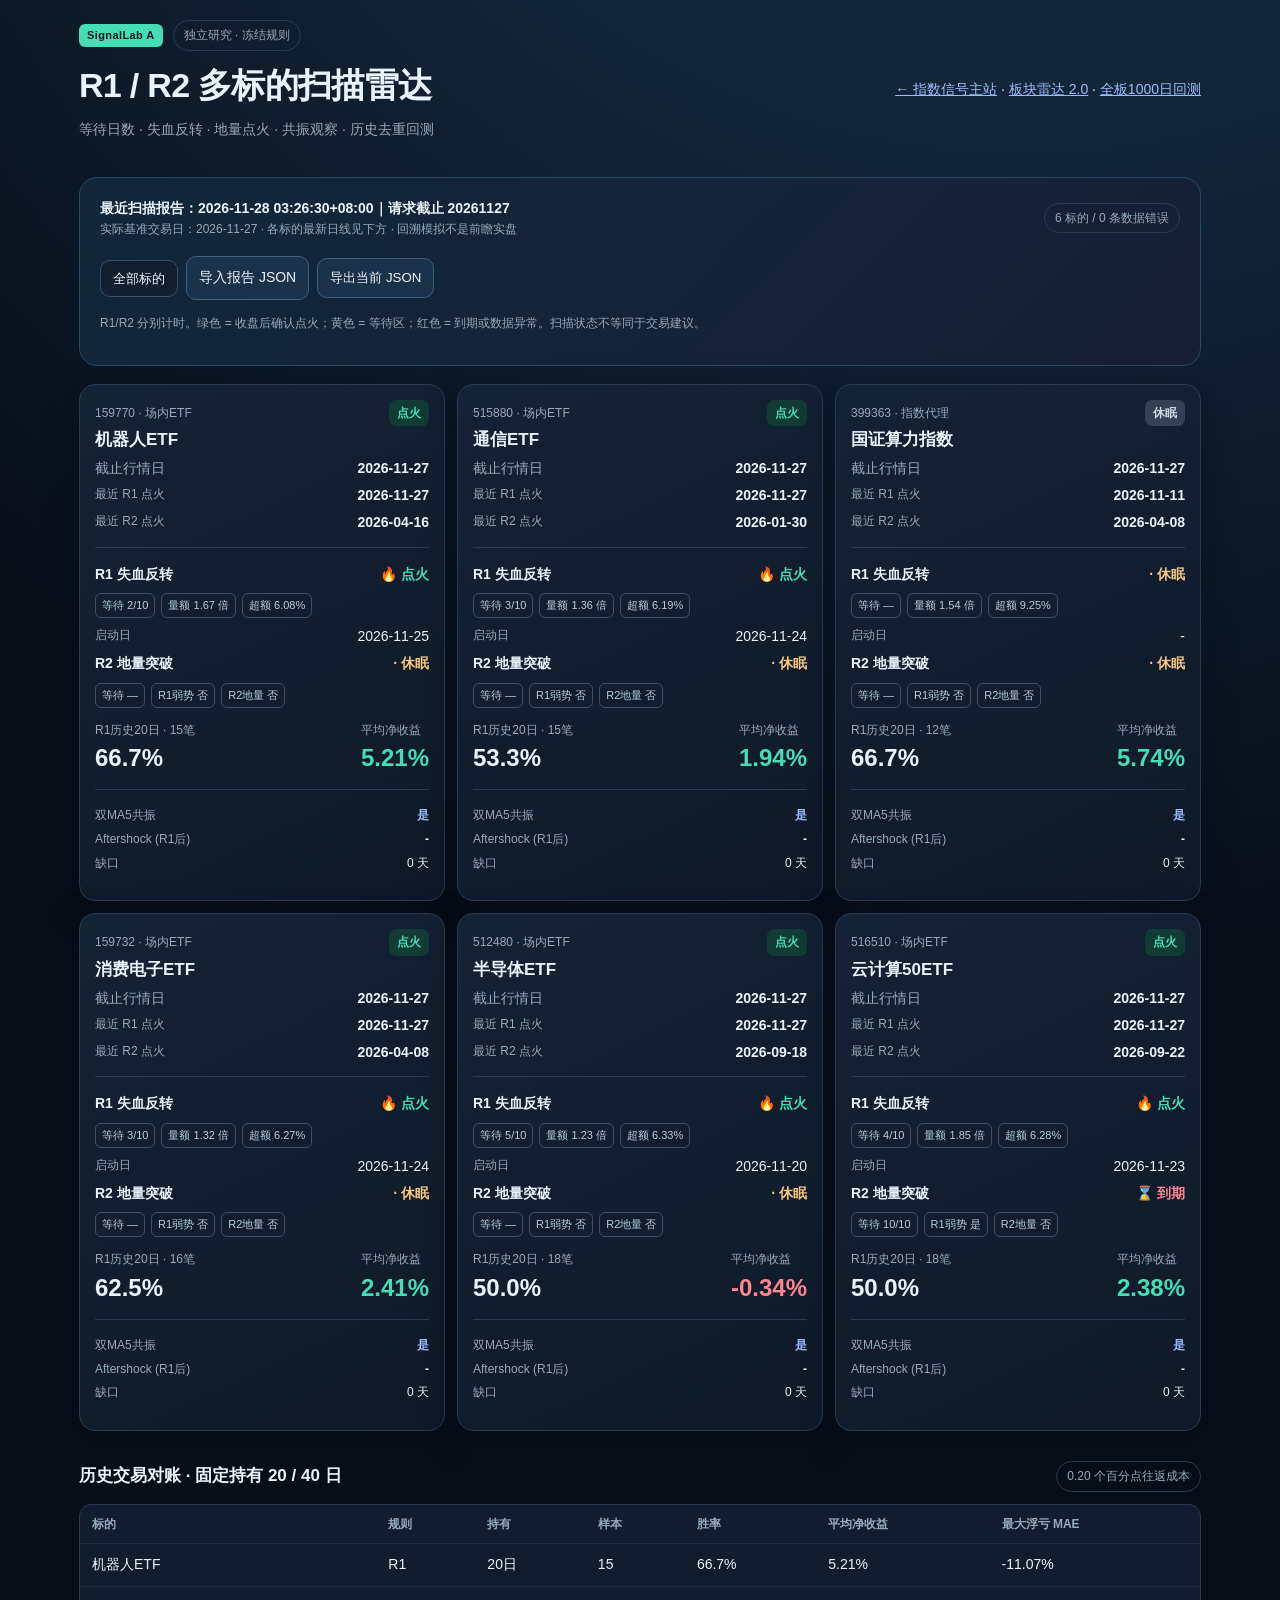
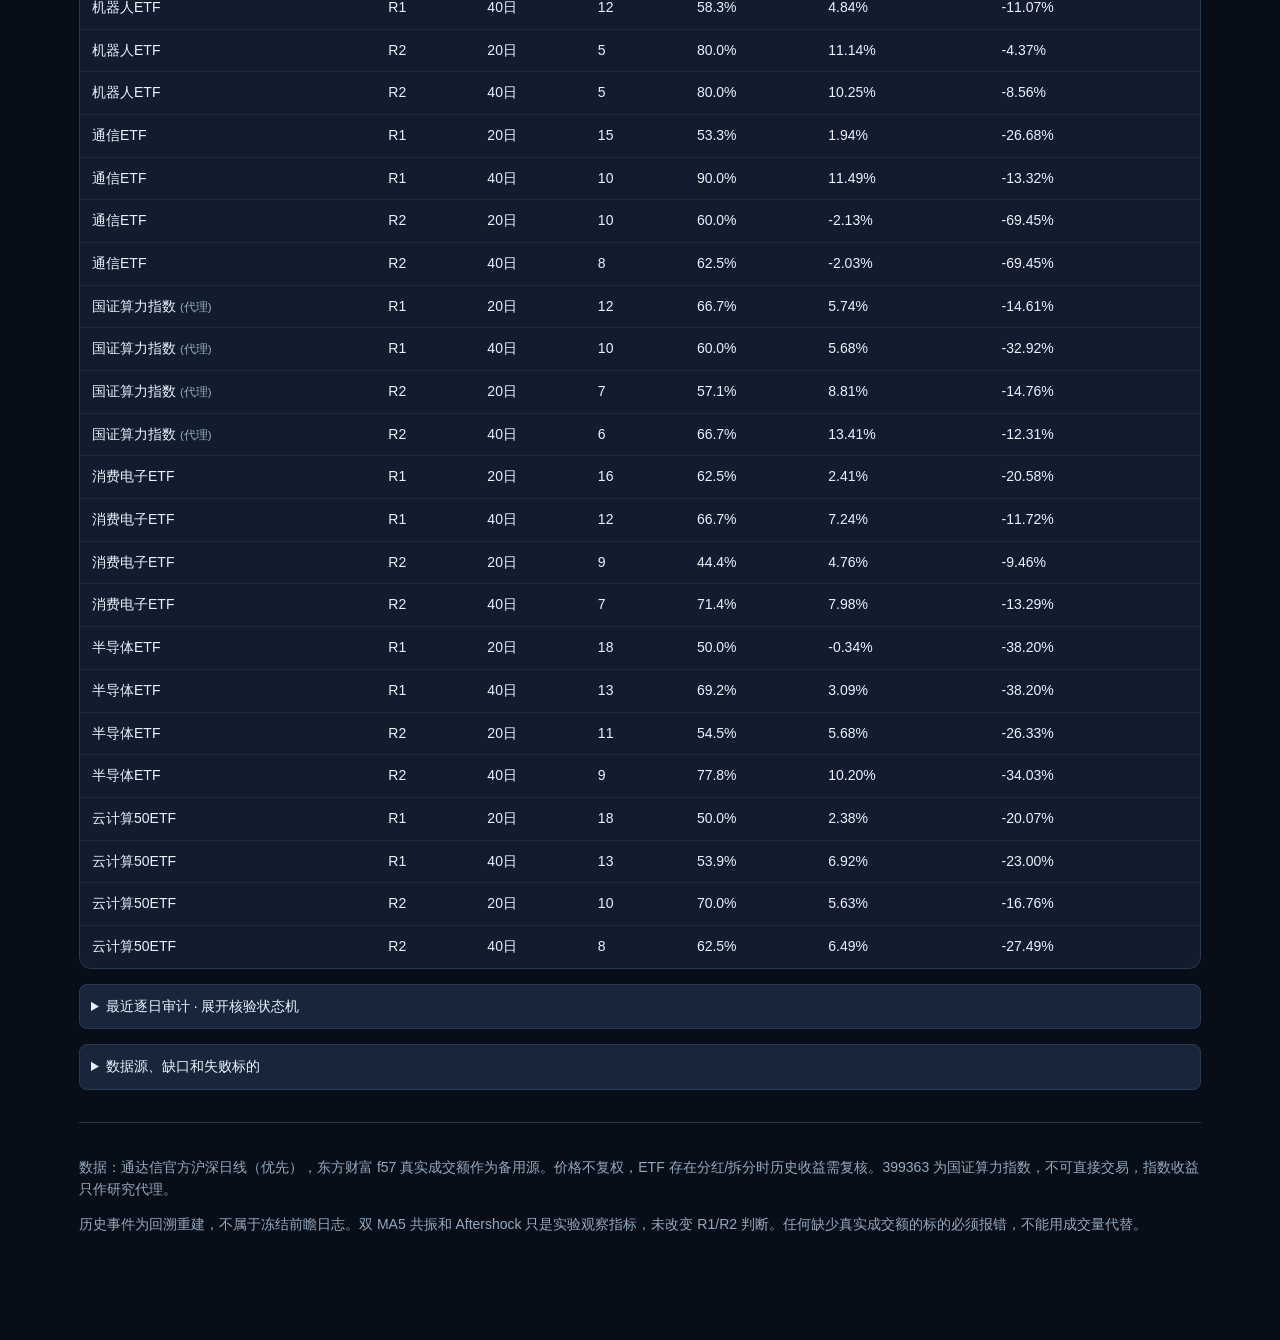
<file: research/scanner/scanner_snapshot.html>
<!doctype html><html lang="zh-CN"><head><meta charset="utf-8"><meta name="viewport" content="width=device-width,initial-scale=1,viewport-fit=cover"><meta name="theme-color" content="#0b1321"><title>SignalLab A · R1/R2 多标的扫描雷达</title><style>
:root{--bg:#080e18;--panel:#111d2e;--panel2:#17273b;--ink:#eaf3fc;--muted:#94a9be;--line:#293b50;--ok:#45deb3;--bad:#ff8391;--warn:#f7c980;--blue:#9bbcff}*{box-sizing:border-box}body{margin:0;color:var(--ink);background:radial-gradient(circle at 80% -20%,#1b3753 0,transparent 43%),var(--bg);font:14px/1.55 -apple-system,BlinkMacSystemFont,"Segoe UI","PingFang SC",sans-serif}.wrap{max-width:1150px;padding:20px 14px 90px;margin:auto}.top{display:flex;justify-content:space-between;gap:16px;align-items:center;flex-wrap:wrap}h1{font-size:clamp(24px,5vw,34px);letter-spacing:-.7px;margin:8px 0}h2{margin:0;font-size:17px}.muted,small{color:var(--muted)}.tag{font-size:11px;color:#0c1624;padding:3px 8px;background:var(--ok);border-radius:6px;font-weight:800;letter-spacing:.4px}.hint{margin:0 0 18px}.hero{padding:20px;border:1px solid #284962;border-radius:18px;margin:18px 0;background:linear-gradient(135deg,#12273a,#152239 65%,#161e30)}.row{display:flex;align-items:center;justify-content:space-between;flex-wrap:wrap;gap:10px}.row a{color:var(--blue)}.chip{border:1px solid var(--line);border-radius:999px;padding:5px 10px;font-size:12px;color:var(--muted)}.chip.on{border-color:#356a68;color:var(--ok)}.grid{display:grid;grid-template-columns:repeat(3,minmax(0,1fr));gap:12px}@media(max-width:800px){.grid{grid-template-columns:repeat(2,minmax(0,1fr))}}@media(max-width:520px){.grid{grid-template-columns:1fr}.wrap{padding:12px 11px 70px}}.card{background:linear-gradient(155deg,#142235,#0f1928);border:1px solid var(--line);border-radius:16px;padding:15px;min-width:0;box-shadow:0 9px 30px #040b1580}.card h3{font-size:17px;margin:1px 0 3px}.stat{font-variant-numeric:tabular-nums}.status{padding:4px 8px;border-radius:7px;font-weight:700;font-size:12px;background:#344053;color:#cdd9e5}.status.TRIGGERED{background:#123b36;color:var(--ok)}.status.WAITING{background:#443824;color:var(--warn)}.status.EXPIRED{background:#423039;color:var(--bad)}.status.STALE{background:#423039;color:var(--bad)}.split{border-top:1px solid var(--line);margin:13px 0;padding-top:11px}.pair{display:flex;justify-content:space-between;gap:8px;margin:5px 0}.big{font-size:24px;font-weight:800}.ok{color:var(--ok)}.bad{color:var(--bad)}.warn{color:var(--warn)}.filter{appearance:none;background:#111f31;color:var(--ink);border:1px solid #38506b;padding:10px 12px;border-radius:10px}.btn{background:#1b324b;color:var(--ink);border:1px solid #41607c;border-radius:10px;padding:10px 12px;cursor:pointer}.btn:hover{background:#22415f}.controls{display:flex;gap:8px;align-items:center;flex-wrap:wrap;margin:18px 0 14px}.tablewrap{overflow:auto;background:var(--panel);border:1px solid var(--line);border-radius:12px}table{width:100%;border-collapse:collapse;white-space:nowrap;font-variant-numeric:tabular-nums}td,th{text-align:left;padding:10px 12px;border-bottom:1px solid #ffffff10}th{font-size:12px;color:var(--muted)}tr:last-child td{border-bottom:0}.empty{padding:30px 15px;background:#112034;border:1px dashed #405670;border-radius:12px;text-align:center;color:var(--muted)}.err{border-left:3px solid var(--bad);padding:8px 12px;background:#3b252a;margin:7px 0}.detail{margin:15px 0}.detail summary{cursor:pointer;padding:11px;background:#17263a;border:1px solid var(--line);border-radius:8px}.detail>div{padding:10px}.log{font-family:ui-monospace,SFMono-Regular,Menlo,monospace;font-size:11px}.mini{font-size:12px}.pills{display:flex;gap:6px;flex-wrap:wrap;margin:8px 0}.pill{font-size:11px;border:1px solid #3c5063;border-radius:6px;padding:3px 6px;color:#b4cee1}.pre{white-space:pre-wrap}.foot{padding-top:20px;margin-top:32px;border-top:1px solid var(--line)}input[type=file]{max-width:250px}.confluence{color:var(--blue)}
</style></head><body><div class="wrap"><div class="top"><div><div class="row" style="justify-content:flex-start"><span class="tag">SignalLab A</span><span class="chip">独立研究 · 冻结规则</span></div><h1>R1 / R2 多标的扫描雷达</h1><p class="muted hint">等待日数 · 失血反转 · 地量点火 · 共振观察 · 历史去重回测</p></div><div><a href="./index.html" style="color:var(--blue)">← 指数信号主站</a> · <a href="./sector.html" style="color:var(--blue)">板块雷达 2.0</a> · <a href="./backtest1000.html" style="color:var(--blue)">全板1000日回测</a></div></div><div class="hero"><div class="row"><div><strong id="stamp">尚未载入报告</strong><div class="mini muted" id="dataNote">运行扫描程序后更新。网页不伪造实时行情。</div></div><div id="summaryTag" class="chip">等待数据</div></div><div class="controls"><select class="filter" id="filter" aria-label="按状态筛选"><option value="all">全部标的</option><option value="TRIGGERED">当日点火</option><option value="WAITING">等待中</option><option value="EXPIRED">刚刚到期</option><option value="IDLE">休眠</option><option value="STALE">数据过期</option></select><label class="btn" for="upload">导入报告 JSON</label><input id="upload" type="file" accept="application/json,.json" style="position:absolute;left:-9999px"><button id="download" class="btn" type="button">导出当前 JSON</button></div><p class="muted mini">R1/R2 分别计时。绿色 = 收盘后确认点火；黄色 = 等待区；红色 = 到期或数据异常。扫描状态不等同于交易建议。</p></div><div id="cards" class="grid"><div class="empty">暂无扫描记录。可导入 scanner.py 输出的 latest.json；部署 GitHub Pages 后会自动读取。</div></div><div style="margin:30px 0 12px" class="row"><h2>历史交易对账 · 固定持有 20 / 40 日</h2><span class="chip">0.20 个百分点往返成本</span></div><div class="tablewrap"><table><thead><tr><th>标的</th><th>规则</th><th>持有</th><th>样本</th><th>胜率</th><th>平均净收益</th><th>最大浮亏 MAE</th></tr></thead><tbody id="stats"><tr><td colspan="7" class="muted">暂无真实历史扫描数据</td></tr></tbody></table></div><details class="detail"><summary>最近逐日审计 · 展开核验状态机</summary><div class="controls"><select id="detailCode" class="filter"></select></div><div class="tablewrap"><table class="log"><thead><tr><th>日期</th><th>收盘</th><th>R1状态</th><th>等待日</th><th>R2状态</th><th>等待日</th><th>量额/前5均值</th><th>超额收益</th></tr></thead><tbody id="trace"></tbody></table></div></details><details class="detail"><summary>数据源、缺口和失败标的</summary><div id="errors"></div></details><div class="foot muted"><p>数据：通达信官方沪深日线（优先），东方财富 f57 真实成交额作为备用源。价格不复权，ETF 存在分红/拆分时历史收益需复核。399363 为国证算力指数，不可直接交易，指数收益只作研究代理。</p><p>历史事件为回溯重建，不属于冻结前瞻日志。双 MA5 共振和 Aftershock 只是实验观察指标，未改变 R1/R2 判断。任何缺少真实成交额的标的必须报错，不能用成交量代替。</p></div></div>
<script id="embedded-report" type="application/json">{"schema": "signallab-scanner-1.0", "generated_at": "2026-11-28T03:26:30+08:00", "requested_end": "20261127", "notice": "原版六标的R1/R2日线雷达；当日状态与历史回溯分开。ETF未复权，拆分/分红可能影响历史收益。", "rule_basis": "research/altseason-forward-spec.json on main (R1/R2 untouched)", "evaluation_sessions": 1000, "round_trip_cost_pct_points": 0.2, "price_basis": "unadjusted daily OHLC (corporate actions may affect returns)", "benchmark": "上证指数 sh000001", "sources": {"sz399006": "TDX official unadjusted daily archive; turnover yuan", "sz159770": "TDX official unadjusted daily archive; turnover yuan", "sz399363": "TDX official unadjusted daily archive; turnover yuan", "sz159732": "TDX official unadjusted daily archive; turnover yuan", "sh000001": "TDX official unadjusted daily archive; turnover yuan", "sh000688": "TDX official unadjusted daily archive; turnover yuan", "sh515880": "TDX official unadjusted daily archive; turnover yuan", "sh512480": "TDX official unadjusted daily archive; turnover yuan", "sh516510": "TDX official unadjusted daily archive; turnover yuan"}, "assets": [{"code": "159770", "name": "机器人ETF", "type": "etf", "source": "TDX official unadjusted daily archive; turnover yuan", "session": "2026-11-27", "asset_last_date": "2026-11-27", "status": "TRIGGERED", "latest": {"date": "2026-11-27", "double_ma5": true, "close": 0.862, "ma5": 0.829, "ma20": 0.86585, "amount": 225254720.0, "amount_ratio": 1.665, "r1_weak": false, "r1_ignite": true, "r2_weak": false, "r2_ignite": false, "excess_pct": 6.081, "ratio": 4183.86311, "ratio_q80": 4270.73229, "v5_q25": 94377123.2, "r1": "TRIGGERED", "r1_day": 2, "r1_start": "2026-11-25", "r2": "IDLE", "r2_day": null, "r2_start": null}, "aftershock": null, "gap_count": 0, "gap_dates": [], "available_sessions": 1227, "eval_start": "2022-10-17", "historical_events": 35, "latest_signal": {"date": "2026-11-27", "index": 1247, "rule": "R1", "wait_day": 2, "wait_start": "2026-11-25", "r1_double_ma5": true}, "latest_r1_signal": {"date": "2026-11-27", "index": 1247, "rule": "R1", "wait_day": 2, "wait_start": "2026-11-25", "r1_double_ma5": true}, "latest_r2_signal": {"date": "2026-04-16", "index": 1096, "rule": "R2", "wait_day": 5, "wait_start": "2026-04-09", "r1_double_ma5": null}, "stats": {"R1_20": {"n": 15, "wins": 10, "win_rate": 66.67, "avg_net_pct": 5.212, "median_net_pct": 2.8, "worst_net_pct": -10.152, "worst_mae_pct": -11.075}, "R1_40": {"n": 12, "wins": 7, "win_rate": 58.33, "avg_net_pct": 4.841, "median_net_pct": 3.657, "worst_net_pct": -8.806, "worst_mae_pct": -11.075}, "R2_20": {"n": 5, "wins": 4, "win_rate": 80.0, "avg_net_pct": 11.142, "median_net_pct": 11.161, "worst_net_pct": -1.094, "worst_mae_pct": -4.369}, "R2_40": {"n": 5, "wins": 4, "win_rate": 80.0, "avg_net_pct": 10.246, "median_net_pct": 5.261, "worst_net_pct": -4.925, "worst_mae_pct": -8.557}}, "trace": [{"date": "2026-09-28", "double_ma5": false, "close": 0.929, "ma5": 0.956, "ma20": 0.967, "amount": 106105120.0, "amount_ratio": 1.24, "r1_weak": true, "r1_ignite": false, "r2_weak": true, "r2_ignite": false, "excess_pct": -0.648, "ratio": 4115.84499, "ratio_q80": 4037.7603, "v5_q25": 98379471.2, "r1": "WAIT", "r1_day": 5, "r1_start": "2026-09-18", "r2": "WAIT", "r2_day": 7, "r2_start": "2026-09-16"}, {"date": "2026-09-29", "double_ma5": false, "close": 0.932, "ma5": 0.9488, "ma20": 0.9631, "amount": 62684816.0, "amount_ratio": 0.744, "r1_weak": true, "r1_ignite": false, "r2_weak": true, "r2_ignite": false, "excess_pct": 0.144, "ratio": 4109.92489, "ratio_q80": 4052.78006, "v5_q25": 96883034.0, "r1": "WAIT", "r1_day": 6, "r1_start": "2026-09-18", "r2": "WAIT", "r2_day": 8, "r2_start": "2026-09-16"}, {"date": "2026-09-30", "double_ma5": false, "close": 0.93, "ma5": 0.9408, "ma20": 0.95965, "amount": 65689580.0, "amount_ratio": 0.839, "r1_weak": true, "r1_ignite": false, "r2_weak": true, "r2_ignite": false, "excess_pct": -0.521, "ratio": 4131.3871, "ratio_q80": 4070.2219, "v5_q25": 96792046.8, "r1": "WAIT", "r1_day": 7, "r1_start": "2026-09-18", "r2": "WAIT", "r2_day": 9, "r2_start": "2026-09-16"}, {"date": "2026-10-08", "double_ma5": false, "close": 0.894, "ma5": 0.9272, "ma20": 0.9553, "amount": 139965232.0, "amount_ratio": 1.899, "r1_weak": true, "r1_ignite": false, "r2_weak": false, "r2_ignite": false, "excess_pct": -3.083, "ratio": 4263.87025, "ratio_q80": 4074.54649, "v5_q25": 96369809.2, "r1": "WAIT", "r1_day": 8, "r1_start": "2026-09-18", "r2": "EXPIRED", "r2_day": 10, "r2_start": null}, {"date": "2026-10-09", "double_ma5": false, "close": 0.894, "ma5": 0.9158, "ma20": 0.9505, "amount": 145964720.0, "amount_ratio": 1.621, "r1_weak": true, "r1_ignite": false, "r2_weak": false, "r2_ignite": false, "excess_pct": -0.05, "ratio": 4265.98434, "ratio_q80": 4076.32844, "v5_q25": 95387921.2, "r1": "WAIT", "r1_day": 9, "r1_start": "2026-09-18", "r2": "IDLE", "r2_day": null, "r2_start": null}, {"date": "2026-10-12", "double_ma5": false, "close": 0.872, "ma5": 0.9044, "ma20": 0.9454, "amount": 69412856.0, "amount_ratio": 0.667, "r1_weak": true, "r1_ignite": false, "r2_weak": false, "r2_ignite": false, "excess_pct": -2.027, "ratio": 4354.63303, "ratio_q80": 4082.13186, "v5_q25": 95387921.2, "r1": "EXPIRED", "r1_day": 10, "r1_start": null, "r2": "IDLE", "r2_day": null, "r2_start": null}, {"date": "2026-10-13", "double_ma5": false, "close": 0.867, "ma5": 0.8914, "ma20": 0.9392, "amount": 100958816.0, "amount_ratio": 1.044, "r1_weak": true, "r1_ignite": false, "r2_weak": false, "r2_ignite": false, "excess_pct": -0.669, "ratio": 4383.92157, "ratio_q80": 4089.37704, "v5_q25": 95387921.2, "r1": "ENTER", "r1_day": 0, "r1_start": "2026-10-13", "r2": "IDLE", "r2_day": null, "r2_start": null}, {"date": "2026-10-14", "double_ma5": false, "close": 0.842, "ma5": 0.8738, "ma20": 0.9321, "amount": 63619864.0, "amount_ratio": 0.609, "r1_weak": true, "r1_ignite": false, "r2_weak": false, "r2_ignite": false, "excess_pct": -1.999, "ratio": 4474.14489, "ratio_q80": 4093.27997, "v5_q25": 95387921.2, "r1": "WAIT", "r1_day": 1, "r1_start": "2026-10-13", "r2": "IDLE", "r2_day": null, "r2_start": null}, {"date": "2026-10-15", "double_ma5": false, "close": 0.816, "ma5": 0.8582, "ma20": 0.9241, "amount": 100543312.0, "amount_ratio": 0.967, "r1_weak": true, "r1_ignite": false, "r2_weak": false, "r2_ignite": false, "excess_pct": -1.502, "ratio": 4543.48039, "ratio_q80": 4098.35654, "v5_q25": 95387921.2, "r1": "WAIT", "r1_day": 2, "r1_start": "2026-10-13", "r2": "IDLE", "r2_day": null, "r2_start": null}, {"date": "2026-10-16", "double_ma5": false, "close": 0.824, "ma5": 0.8442, "ma20": 0.9173, "amount": 134054488.0, "amount_ratio": 1.395, "r1_weak": true, "r1_ignite": false, "r2_weak": false, "r2_ignite": false, "excess_pct": 0.743, "ratio": 4510.04854, "ratio_q80": 4100.74447, "v5_q25": 95387921.2, "r1": "WAIT", "r1_day": 3, "r1_start": "2026-10-13", "r2": "IDLE", "r2_day": null, "r2_start": null}, {"date": "2026-10-19", "double_ma5": false, "close": 0.847, "ma5": 0.8392, "ma20": 0.9125, "amount": 116796488.0, "amount_ratio": 1.246, "r1_weak": true, "r1_ignite": true, "r2_weak": false, "r2_ignite": false, "excess_pct": 2.397, "ratio": 4404.86423, "ratio_q80": 4111.10891, "v5_q25": 94377123.2, "r1": "TRIGGERED", "r1_day": 4, "r1_start": "2026-10-13", "r2": "IDLE", "r2_day": null, "r2_start": null}, {"date": "2026-10-20", "double_ma5": false, "close": 0.875, "ma5": 0.8408, "ma20": 0.90885, "amount": 165196384.0, "amount_ratio": 1.601, "r1_weak": true, "r1_ignite": true, "r2_weak": false, "r2_ignite": false, "excess_pct": 3.187, "ratio": 4268.99429, "ratio_q80": 4116.29504, "v5_q25": 94377123.2, "r1": "ENTER", "r1_day": 0, "r1_start": "2026-10-20", "r2": "IDLE", "r2_day": null, "r2_start": null}, {"date": "2026-10-21", "double_ma5": false, "close": 0.868, "ma5": 0.846, "ma20": 0.90535, "amount": 75852480.0, "amount_ratio": 0.654, "r1_weak": true, "r1_ignite": false, "r2_weak": false, "r2_ignite": false, "excess_pct": -0.202, "ratio": 4277.68433, "ratio_q80": 4118.41649, "v5_q25": 94377123.2, "r1": "WAIT", "r1_day": 1, "r1_start": "2026-10-20", "r2": "IDLE", "r2_day": null, "r2_start": null}, {"date": "2026-10-22", "double_ma5": false, "close": 0.86, "ma5": 0.8548, "ma20": 0.9011, "amount": 96424728.0, "amount_ratio": 0.814, "r1_weak": true, "r1_ignite": false, "r2_weak": false, "r2_ignite": false, "excess_pct": 0.56, "ratio": 4253.52326, "ratio_q80": 4120.38686, "v5_q25": 94377123.2, "r1": "WAIT", "r1_day": 2, "r1_start": "2026-10-20", "r2": "IDLE", "r2_day": null, "r2_start": null}, {"date": "2026-10-23", "double_ma5": false, "close": 0.918, "ma5": 0.8736, "ma20": 0.89945, "amount": 206514944.0, "amount_ratio": 1.755, "r1_weak": false, "r1_ignite": true, "r2_weak": false, "r2_ignite": true, "excess_pct": 5.857, "ratio": 4020.13072, "ratio_q80": 4124.78007, "v5_q25": 94377123.2, "r1": "TRIGGERED", "r1_day": 3, "r1_start": "2026-10-20", "r2": "IDLE", "r2_day": null, "r2_start": null}, {"date": "2026-10-26", "double_ma5": false, "close": 0.911, "ma5": 0.8864, "ma20": 0.8965, "amount": 155629120.0, "amount_ratio": 1.178, "r1_weak": false, "r1_ignite": false, "r2_weak": false, "r2_ignite": false, "excess_pct": -0.953, "ratio": 4058.74863, "ratio_q80": 4124.78007, "v5_q25": 94377123.2, "r1": "IDLE", "r1_day": null, "r1_start": null, "r2": "IDLE", "r2_day": null, "r2_start": null}, {"date": "2026-10-27", "double_ma5": false, "close": 0.883, "ma5": 0.888, "ma20": 0.89225, "amount": 123726240.0, "amount_ratio": 0.884, "r1_weak": true, "r1_ignite": false, "r2_weak": false, "r2_ignite": false, "excess_pct": -1.742, "ratio": 4131.71008, "ratio_q80": 4124.78007, "v5_q25": 94377123.2, "r1": "ENTER", "r1_day": 0, "r1_start": "2026-10-27", "r2": "IDLE", "r2_day": null, "r2_start": null}, {"date": "2026-10-28", "double_ma5": false, "close": 0.924, "ma5": 0.8992, "ma20": 0.88995, "amount": 244176208.0, "amount_ratio": 1.855, "r1_weak": false, "r1_ignite": true, "r2_weak": false, "r2_ignite": true, "excess_pct": 3.734, "ratio": 3984.27489, "ratio_q80": 4131.45169, "v5_q25": 94377123.2, "r1": "TRIGGERED", "r1_day": 1, "r1_start": "2026-10-27", "r2": "IDLE", "r2_day": null, "r2_start": null}, {"date": "2026-10-29", "double_ma5": false, "close": 0.893, "ma5": 0.9058, "ma20": 0.8865, "amount": 145874960.0, "amount_ratio": 0.883, "r1_weak": false, "r1_ignite": false, "r2_weak": false, "r2_ignite": false, "excess_pct": -2.539, "ratio": 4088.94737, "ratio_q80": 4131.45169, "v5_q25": 94377123.2, "r1": "IDLE", "r1_day": null, "r1_start": null, "r2": "IDLE", "r2_day": null, "r2_start": null}, {"date": "2026-10-30", "double_ma5": false, "close": 0.86, "ma5": 0.8942, "ma20": 0.88195, "amount": 147746832.0, "amount_ratio": 0.843, "r1_weak": true, "r1_ignite": false, "r2_weak": false, "r2_ignite": false, "excess_pct": -2.26, "ratio": 4184.90698, "ratio_q80": 4131.45169, "v5_q25": 94377123.2, "r1": "ENTER", "r1_day": 0, "r1_start": "2026-10-30", "r2": "IDLE", "r2_day": null, "r2_start": null}, {"date": "2026-11-02", "double_ma5": false, "close": 0.878, "ma5": 0.8876, "ma20": 0.8794, "amount": 202862880.0, "amount_ratio": 1.241, "r1_weak": true, "r1_ignite": false, "r2_weak": false, "r2_ignite": false, "excess_pct": 1.009, "ratio": 4143.54214, "ratio_q80": 4142.34946, "v5_q25": 94377123.2, "r1": "WAIT", "r1_day": 1, "r1_start": "2026-10-30", "r2": "IDLE", "r2_day": null, "r2_start": null}, {"date": "2026-11-03", "double_ma5": false, "close": 0.861, "ma5": 0.8832, "ma20": 0.87585, "amount": 149244096.0, "amount_ratio": 0.863, "r1_weak": true, "r1_ignite": false, "r2_weak": false, "r2_ignite": false, "excess_pct": -1.114, "ratio": 4190.59233, "ratio_q80": 4151.81511, "v5_q25": 94377123.2, "r1": "WAIT", "r1_day": 2, "r1_start": "2026-10-30", "r2": "IDLE", "r2_day": null, "r2_start": null}, {"date": "2026-11-04", "double_ma5": true, "close": 0.905, "ma5": 0.8794, "ma20": 0.8746, "amount": 210234592.0, "amount_ratio": 1.181, "r1_weak": false, "r1_ignite": true, "r2_weak": false, "r2_ignite": false, "excess_pct": 2.947, "ratio": 4073.11602, "ratio_q80": 4186.04405, "v5_q25": 94377123.2, "r1": "TRIGGERED", "r1_day": 3, "r1_start": "2026-10-30", "r2": "IDLE", "r2_day": null, "r2_start": null}, {"date": "2026-11-05", "double_ma5": true, "close": 0.923, "ma5": 0.8854, "ma20": 0.87605, "amount": 144465536.0, "amount_ratio": 0.844, "r1_weak": false, "r1_ignite": false, "r2_weak": false, "r2_ignite": false, "excess_pct": 1.887, "ratio": 3997.73564, "ratio_q80": 4186.04405, "v5_q25": 94377123.2, "r1": "IDLE", "r1_day": null, "r1_start": null, "r2": "IDLE", "r2_day": null, "r2_start": null}, {"date": "2026-11-06", "double_ma5": false, "close": 0.895, "ma5": 0.8924, "ma20": 0.8761, "amount": 156490608.0, "amount_ratio": 0.916, "r1_weak": false, "r1_ignite": false, "r2_weak": false, "r2_ignite": false, "excess_pct": -1.93, "ratio": 4077.29609, "ratio_q80": 4186.04405, "v5_q25": 94377123.2, "r1": "IDLE", "r1_day": null, "r1_start": null, "r2": "IDLE", "r2_day": null, "r2_start": null}, {"date": "2026-11-09", "double_ma5": false, "close": 0.908, "ma5": 0.8984, "ma20": 0.8779, "amount": 128053464.0, "amount_ratio": 0.742, "r1_weak": false, "r1_ignite": false, "r2_weak": false, "r2_ignite": false, "excess_pct": 1.134, "ratio": 4031.70705, "ratio_q80": 4186.04405, "v5_q25": 94377123.2, "r1": "IDLE", "r1_day": null, "r1_start": null, "r2": "IDLE", "r2_day": null, "r2_start": null}, {"date": "2026-11-10", "double_ma5": false, "close": 0.924, "ma5": 0.911, "ma20": 0.88075, "amount": 137791152.0, "amount_ratio": 0.874, "r1_weak": false, "r1_ignite": false, "r2_weak": false, "r2_ignite": false, "excess_pct": 1.682, "ratio": 3965.06494, "ratio_q80": 4186.04405, "v5_q25": 94377123.2, "r1": "IDLE", "r1_day": null, "r1_start": null, "r2": "IDLE", "r2_day": null, "r2_start": null}, {"date": "2026-11-11", "double_ma5": true, "close": 0.938, "ma5": 0.9176, "ma20": 0.88555, "amount": 136526032.0, "amount_ratio": 0.879, "r1_weak": false, "r1_ignite": false, "r2_weak": false, "r2_ignite": false, "excess_pct": 1.053, "ratio": 3923.92324, "ratio_q80": 4186.04405, "v5_q25": 94377123.2, "r1": "IDLE", "r1_day": null, "r1_start": null, "r2": "IDLE", "r2_day": null, "r2_start": null}, {"date": "2026-11-12", "double_ma5": true, "close": 0.9, "ma5": 0.913, "ma20": 0.88975, "amount": 166666384.0, "amount_ratio": 1.185, "r1_weak": false, "r1_ignite": false, "r2_weak": false, "r2_ignite": false, "excess_pct": -3.377, "ratio": 4062.03333, "ratio_q80": 4186.04405, "v5_q25": 94377123.2, "r1": "IDLE", "r1_day": null, "r1_start": null, "r2": "IDLE", "r2_day": null, "r2_start": null}, {"date": "2026-11-13", "double_ma5": false, "close": 0.888, "ma5": 0.9116, "ma20": 0.89295, "amount": 124114936.0, "amount_ratio": 0.855, "r1_weak": false, "r1_ignite": false, "r2_weak": false, "r2_ignite": false, "excess_pct": -0.746, "ratio": 4092.73649, "ratio_q80": 4186.04405, "v5_q25": 94377123.2, "r1": "IDLE", "r1_day": null, "r1_start": null, "r2": "IDLE", "r2_day": null, "r2_start": null}, {"date": "2026-11-16", "double_ma5": false, "close": 0.86, "ma5": 0.902, "ma20": 0.8936, "amount": 126871656.0, "amount_ratio": 0.915, "r1_weak": true, "r1_ignite": false, "r2_weak": false, "r2_ignite": false, "excess_pct": -2.279, "ratio": 4189.03488, "ratio_q80": 4186.04405, "v5_q25": 94377123.2, "r1": "ENTER", "r1_day": 0, "r1_start": "2026-11-16", "r2": "IDLE", "r2_day": null, "r2_start": null}, {"date": "2026-11-17", "double_ma5": false, "close": 0.84, "ma5": 0.8852, "ma20": 0.89185, "amount": 127419920.0, "amount_ratio": 0.921, "r1_weak": true, "r1_ignite": false, "r2_weak": false, "r2_ignite": false, "excess_pct": -1.826, "ratio": 4267.35714, "ratio_q80": 4189.34637, "v5_q25": 94377123.2, "r1": "WAIT", "r1_day": 1, "r1_start": "2026-11-16", "r2": "IDLE", "r2_day": null, "r2_start": null}, {"date": "2026-11-18", "double_ma5": false, "close": 0.831, "ma5": 0.8638, "ma20": 0.89, "amount": 92860336.0, "amount_ratio": 0.681, "r1_weak": true, "r1_ignite": false, "r2_weak": false, "r2_ignite": false, "excess_pct": -1.162, "ratio": 4317.48496, "ratio_q80": 4203.17852, "v5_q25": 94377123.2, "r1": "WAIT", "r1_day": 2, "r1_start": "2026-11-16", "r2": "IDLE", "r2_day": null, "r2_start": null}, {"date": "2026-11-19", "double_ma5": false, "close": 0.827, "ma5": 0.8492, "ma20": 0.88835, "amount": 77036208.0, "amount_ratio": 0.604, "r1_weak": true, "r1_ignite": false, "r2_weak": false, "r2_ignite": false, "excess_pct": -0.197, "ratio": 4326.02177, "ratio_q80": 4255.59265, "v5_q25": 94377123.2, "r1": "WAIT", "r1_day": 3, "r1_start": "2026-11-16", "r2": "IDLE", "r2_day": null, "r2_start": null}, {"date": "2026-11-20", "double_ma5": false, "close": 0.794, "ma5": 0.8304, "ma20": 0.88215, "amount": 113344560.0, "amount_ratio": 1.034, "r1_weak": true, "r1_ignite": false, "r2_weak": false, "r2_ignite": false, "excess_pct": -2.765, "ratio": 4450.61713, "ratio_q80": 4264.29306, "v5_q25": 94377123.2, "r1": "WAIT", "r1_day": 4, "r1_start": "2026-11-16", "r2": "IDLE", "r2_day": null, "r2_start": null}, {"date": "2026-11-23", "double_ma5": false, "close": 0.848, "ma5": 0.828, "ma20": 0.879, "amount": 187011360.0, "amount_ratio": 1.74, "r1_weak": false, "r1_ignite": true, "r2_weak": false, "r2_ignite": false, "excess_pct": 6.655, "ratio": 4173.29009, "ratio_q80": 4266.2589, "v5_q25": 94377123.2, "r1": "TRIGGERED", "r1_day": 5, "r1_start": "2026-11-16", "r2": "IDLE", "r2_day": null, "r2_start": null}, {"date": "2026-11-24", "double_ma5": true, "close": 0.847, "ma5": 0.8294, "ma20": 0.8772, "amount": 148772528.0, "amount_ratio": 1.245, "r1_weak": false, "r1_ignite": false, "r2_weak": false, "r2_ignite": false, "excess_pct": -0.384, "ratio": 4189.33884, "ratio_q80": 4266.2589, "v5_q25": 94377123.2, "r1": "IDLE", "r1_day": null, "r1_start": null, "r2": "IDLE", "r2_day": null, "r2_start": null}, {"date": "2026-11-25", "double_ma5": false, "close": 0.803, "ma5": 0.8238, "ma20": 0.87115, "amount": 112254584.0, "amount_ratio": 0.907, "r1_weak": true, "r1_ignite": false, "r2_weak": false, "r2_ignite": false, "excess_pct": -3.169, "ratio": 4329.35243, "ratio_q80": 4266.2589, "v5_q25": 94377123.2, "r1": "ENTER", "r1_day": 0, "r1_start": "2026-11-25", "r2": "IDLE", "r2_day": null, "r2_start": null}, {"date": "2026-11-26", "double_ma5": false, "close": 0.785, "ma5": 0.8154, "ma20": 0.86575, "amount": 115125536.0, "amount_ratio": 0.902, "r1_weak": true, "r1_ignite": false, "r2_weak": false, "r2_ignite": false, "excess_pct": -2.253, "ratio": 4429.1465, "ratio_q80": 4267.68457, "v5_q25": 94377123.2, "r1": "WAIT", "r1_day": 1, "r1_start": "2026-11-25", "r2": "IDLE", "r2_day": null, "r2_start": null}, {"date": "2026-11-27", "double_ma5": true, "close": 0.862, "ma5": 0.829, "ma20": 0.86585, "amount": 225254720.0, "amount_ratio": 1.665, "r1_weak": false, "r1_ignite": true, "r2_weak": false, "r2_ignite": false, "excess_pct": 6.081, "ratio": 4183.86311, "ratio_q80": 4270.73229, "v5_q25": 94377123.2, "r1": "TRIGGERED", "r1_day": 2, "r1_start": "2026-11-25", "r2": "IDLE", "r2_day": null, "r2_start": null}]}, {"code": "515880", "name": "通信ETF", "type": "etf", "source": "TDX official unadjusted daily archive; turnover yuan", "session": "2026-11-27", "asset_last_date": "2026-11-27", "status": "TRIGGERED", "latest": {"date": "2026-11-27", "double_ma5": true, "close": 0.421, "ma5": 0.3884, "ma20": 0.4047, "amount": 4029891328.0, "amount_ratio": 1.359, "r1_weak": false, "r1_ignite": true, "r2_weak": false, "r2_ignite": false, "excess_pct": 6.194, "ratio": 8566.48456, "ratio_q80": 8728.47344, "v5_q25": 2853665190.4, "r1": "TRIGGERED", "r1_day": 3, "r1_start": "2026-11-24", "r2": "IDLE", "r2_day": null, "r2_start": null}, "aftershock": null, "gap_count": 0, "gap_dates": [], "available_sessions": 1248, "eval_start": "2022-10-17", "historical_events": 53, "latest_signal": {"date": "2026-11-27", "index": 1247, "rule": "R1", "wait_day": 3, "wait_start": "2026-11-24", "r1_double_ma5": true}, "latest_r1_signal": {"date": "2026-11-27", "index": 1247, "rule": "R1", "wait_day": 3, "wait_start": "2026-11-24", "r1_double_ma5": true}, "latest_r2_signal": {"date": "2026-01-30", "index": 1049, "rule": "R2", "wait_day": 7, "wait_start": "2026-01-21", "r1_double_ma5": null}, "stats": {"R1_20": {"n": 15, "wins": 8, "win_rate": 53.33, "avg_net_pct": 1.942, "median_net_pct": 1.386, "worst_net_pct": -17.791, "worst_mae_pct": -26.681}, "R1_40": {"n": 10, "wins": 9, "win_rate": 90.0, "avg_net_pct": 11.487, "median_net_pct": 11.839, "worst_net_pct": -13.077, "worst_mae_pct": -13.319}, "R2_20": {"n": 10, "wins": 6, "win_rate": 60.0, "avg_net_pct": -2.127, "median_net_pct": 1.61, "worst_net_pct": -68.195, "worst_mae_pct": -69.455}, "R2_40": {"n": 8, "wins": 5, "win_rate": 62.5, "avg_net_pct": -2.031, "median_net_pct": 7.322, "worst_net_pct": -66.339, "worst_mae_pct": -69.455}}, "trace": [{"date": "2026-09-28", "double_ma5": false, "close": 0.627, "ma5": 0.6852, "ma20": 0.67245, "amount": 4762759168.0, "amount_ratio": 1.494, "r1_weak": true, "r1_ignite": false, "r2_weak": false, "r2_ignite": false, "excess_pct": -5.993, "ratio": 6098.27751, "ratio_q80": 6017.10264, "v5_q25": 3175724467.2, "r1": "ENTER", "r1_day": 0, "r1_start": "2026-09-28", "r2": "WAIT", "r2_day": 7, "r2_start": "2026-09-16"}, {"date": "2026-09-29", "double_ma5": false, "close": 0.629, "ma5": 0.6686, "ma20": 0.6703, "amount": 2714376960.0, "amount_ratio": 0.833, "r1_weak": true, "r1_ignite": false, "r2_weak": false, "r2_ignite": false, "excess_pct": 0.14, "ratio": 6089.74563, "ratio_q80": 6038.50525, "v5_q25": 3175724467.2, "r1": "WAIT", "r1_day": 1, "r1_start": "2026-09-28", "r2": "WAIT", "r2_day": 8, "r2_start": "2026-09-16"}, {"date": "2026-09-30", "double_ma5": false, "close": 0.626, "ma5": 0.6524, "ma20": 0.6685, "amount": 1965845632.0, "amount_ratio": 0.609, "r1_weak": true, "r1_ignite": false, "r2_weak": false, "r2_ignite": false, "excess_pct": -0.783, "ratio": 6137.68371, "ratio_q80": 6049.41297, "v5_q25": 3175724467.2, "r1": "WAIT", "r1_day": 2, "r1_start": "2026-09-28", "r2": "WAIT", "r2_day": 9, "r2_start": "2026-09-16"}, {"date": "2026-10-08", "double_ma5": false, "close": 0.594, "ma5": 0.631, "ma20": 0.6658, "amount": 3360101888.0, "amount_ratio": 1.129, "r1_weak": true, "r1_ignite": false, "r2_weak": false, "r2_ignite": false, "excess_pct": -4.323, "ratio": 6417.34007, "ratio_q80": 6083.86271, "v5_q25": 3168642752.0, "r1": "WAIT", "r1_day": 3, "r1_start": "2026-09-28", "r2": "EXPIRED", "r2_day": 10, "r2_start": null}, {"date": "2026-10-09", "double_ma5": false, "close": 0.592, "ma5": 0.6136, "ma20": 0.6631, "amount": 3207671040.0, "amount_ratio": 0.998, "r1_weak": true, "r1_ignite": false, "r2_weak": false, "r2_ignite": false, "excess_pct": -0.386, "ratio": 6442.21284, "ratio_q80": 6089.78102, "v5_q25": 3168642752.0, "r1": "WAIT", "r1_day": 4, "r1_start": "2026-09-28", "r2": "IDLE", "r2_day": null, "r2_start": null}, {"date": "2026-10-12", "double_ma5": false, "close": 0.562, "ma5": 0.6006, "ma20": 0.65925, "amount": 2566392064.0, "amount_ratio": 0.801, "r1_weak": true, "r1_ignite": false, "r2_weak": false, "r2_ignite": false, "excess_pct": -4.634, "ratio": 6756.6548, "ratio_q80": 6091.59358, "v5_q25": 3168642752.0, "r1": "WAIT", "r1_day": 5, "r1_start": "2026-09-28", "r2": "IDLE", "r2_day": null, "r2_start": null}, {"date": "2026-10-13", "double_ma5": false, "close": 0.572, "ma5": 0.5892, "ma20": 0.654, "amount": 3340301056.0, "amount_ratio": 1.209, "r1_weak": true, "r1_ignite": false, "r2_weak": false, "r2_ignite": false, "excess_pct": 1.684, "ratio": 6644.86014, "ratio_q80": 6099.08331, "v5_q25": 3137254707.2, "r1": "WAIT", "r1_day": 6, "r1_start": "2026-09-28", "r2": "IDLE", "r2_day": null, "r2_start": null}, {"date": "2026-10-14", "double_ma5": false, "close": 0.548, "ma5": 0.5736, "ma20": 0.64785, "amount": 2370278400.0, "amount_ratio": 0.821, "r1_weak": true, "r1_ignite": false, "r2_weak": false, "r2_ignite": false, "excess_pct": -3.311, "ratio": 6874.5073, "ratio_q80": 6109.38194, "v5_q25": 3062558534.4, "r1": "WAIT", "r1_day": 7, "r1_start": "2026-09-28", "r2": "IDLE", "r2_day": null, "r2_start": null}, {"date": "2026-10-15", "double_ma5": false, "close": 0.521, "ma5": 0.559, "ma20": 0.64005, "amount": 3123053568.0, "amount_ratio": 1.052, "r1_weak": true, "r1_ignite": false, "r2_weak": false, "r2_ignite": false, "excess_pct": -3.341, "ratio": 7116.08445, "ratio_q80": 6140.23147, "v5_q25": 2974071968.0, "r1": "WAIT", "r1_day": 8, "r1_start": "2026-09-28", "r2": "IDLE", "r2_day": null, "r2_start": null}, {"date": "2026-10-16", "double_ma5": false, "close": 0.522, "ma5": 0.545, "ma20": 0.6326, "amount": 2331119104.0, "amount_ratio": 0.798, "r1_weak": true, "r1_ignite": false, "r2_weak": false, "r2_ignite": false, "excess_pct": -0.045, "ratio": 7119.31034, "ratio_q80": 6152.19828, "v5_q25": 2967430758.4, "r1": "WAIT", "r1_day": 9, "r1_start": "2026-09-28", "r2": "IDLE", "r2_day": null, "r2_start": null}, {"date": "2026-10-19", "double_ma5": false, "close": 0.523, "ma5": 0.5372, "ma20": 0.625, "amount": 2509400832.0, "amount_ratio": 0.914, "r1_weak": true, "r1_ignite": false, "r2_weak": false, "r2_ignite": false, "excess_pct": -0.202, "ratio": 7133.69025, "ratio_q80": 6198.54433, "v5_q25": 2952542080.0, "r1": "EXPIRED", "r1_day": 10, "r1_start": null, "r2": "IDLE", "r2_day": null, "r2_start": null}, {"date": "2026-10-20", "double_ma5": false, "close": 0.529, "ma5": 0.5286, "ma20": 0.6186, "amount": 2690151424.0, "amount_ratio": 0.984, "r1_weak": true, "r1_ignite": false, "r2_weak": false, "r2_ignite": false, "excess_pct": 1.028, "ratio": 7061.19093, "ratio_q80": 6356.33028, "v5_q25": 2920074214.4, "r1": "ENTER", "r1_day": 0, "r1_start": "2026-10-20", "r2": "IDLE", "r2_day": null, "r2_start": null}, {"date": "2026-10-21", "double_ma5": false, "close": 0.535, "ma5": 0.526, "ma20": 0.6127, "amount": 2773313024.0, "amount_ratio": 1.065, "r1_weak": true, "r1_ignite": false, "r2_weak": false, "r2_ignite": false, "excess_pct": 1.732, "ratio": 6940.24299, "ratio_q80": 6371.13579, "v5_q25": 2914433395.2, "r1": "WAIT", "r1_day": 1, "r1_start": "2026-10-20", "r2": "IDLE", "r2_day": null, "r2_start": null}, {"date": "2026-10-22", "double_ma5": false, "close": 0.503, "ma5": 0.5224, "ma20": 0.6036, "amount": 2892492544.0, "amount_ratio": 1.077, "r1_weak": true, "r1_ignite": false, "r2_weak": false, "r2_ignite": false, "excess_pct": -4.5, "ratio": 7272.42545, "ratio_q80": 6422.31462, "v5_q25": 2909653465.6, "r1": "WAIT", "r1_day": 2, "r1_start": "2026-10-20", "r2": "IDLE", "r2_day": null, "r2_start": null}, {"date": "2026-10-23", "double_ma5": false, "close": 0.514, "ma5": 0.5208, "ma20": 0.595, "amount": 4119162880.0, "amount_ratio": 1.561, "r1_weak": true, "r1_ignite": false, "r2_weak": false, "r2_ignite": false, "excess_pct": 1.3, "ratio": 7179.92218, "ratio_q80": 6462.93178, "v5_q25": 2901909894.4, "r1": "WAIT", "r1_day": 3, "r1_start": "2026-10-20", "r2": "IDLE", "r2_day": null, "r2_start": null}, {"date": "2026-10-26", "double_ma5": false, "close": 0.495, "ma5": 0.5152, "ma20": 0.58455, "amount": 2422944256.0, "amount_ratio": 0.808, "r1_weak": true, "r1_ignite": false, "r2_weak": false, "r2_ignite": false, "excess_pct": -3.887, "ratio": 7469.73737, "ratio_q80": 6553.57388, "v5_q25": 2901909894.4, "r1": "WAIT", "r1_day": 4, "r1_start": "2026-10-20", "r2": "IDLE", "r2_day": null, "r2_start": null}, {"date": "2026-10-27", "double_ma5": false, "close": 0.477, "ma5": 0.5048, "ma20": 0.5728, "amount": 2666221824.0, "amount_ratio": 0.895, "r1_weak": true, "r1_ignite": false, "r2_weak": false, "r2_ignite": false, "excess_pct": -2.305, "ratio": 7648.42767, "ratio_q80": 6596.68337, "v5_q25": 2901909894.4, "r1": "WAIT", "r1_day": 5, "r1_start": "2026-10-20", "r2": "IDLE", "r2_day": null, "r2_start": null}, {"date": "2026-10-28", "double_ma5": false, "close": 0.503, "ma5": 0.4984, "ma20": 0.5626, "amount": 3211134208.0, "amount_ratio": 1.079, "r1_weak": true, "r1_ignite": false, "r2_weak": false, "r2_ignite": false, "excess_pct": 4.542, "ratio": 7319.02584, "ratio_q80": 6667.21907, "v5_q25": 2901909894.4, "r1": "WAIT", "r1_day": 6, "r1_start": "2026-10-20", "r2": "IDLE", "r2_day": null, "r2_start": null}, {"date": "2026-10-29", "double_ma5": false, "close": 0.463, "ma5": 0.4904, "ma20": 0.5507, "amount": 3163694592.0, "amount_ratio": 1.033, "r1_weak": true, "r1_ignite": false, "r2_weak": false, "r2_ignite": false, "excess_pct": -7.136, "ratio": 7886.45788, "ratio_q80": 6776.3833, "v5_q25": 2901909894.4, "r1": "WAIT", "r1_day": 7, "r1_start": "2026-10-20", "r2": "IDLE", "r2_day": null, "r2_start": null}, {"date": "2026-10-30", "double_ma5": false, "close": 0.432, "ma5": 0.474, "ma20": 0.53835, "amount": 3135730432.0, "amount_ratio": 1.006, "r1_weak": true, "r1_ignite": false, "r2_weak": false, "r2_ignite": false, "excess_pct": -5.26, "ratio": 8331.06481, "ratio_q80": 6859.1393, "v5_q25": 2901909894.4, "r1": "WAIT", "r1_day": 8, "r1_start": "2026-10-20", "r2": "IDLE", "r2_day": null, "r2_start": null}, {"date": "2026-11-02", "double_ma5": false, "close": 0.435, "ma5": 0.462, "ma20": 0.52875, "amount": 2571964160.0, "amount_ratio": 0.881, "r1_weak": true, "r1_ignite": false, "r2_weak": false, "r2_ignite": false, "excess_pct": -0.389, "ratio": 8363.28736, "ratio_q80": 6887.65444, "v5_q25": 2901909894.4, "r1": "WAIT", "r1_day": 9, "r1_start": "2026-10-20", "r2": "IDLE", "r2_day": null, "r2_start": null}, {"date": "2026-11-03", "double_ma5": false, "close": 0.403, "ma5": 0.4472, "ma20": 0.51745, "amount": 3066413056.0, "amount_ratio": 1.04, "r1_weak": true, "r1_ignite": false, "r2_weak": false, "r2_ignite": false, "excess_pct": -6.534, "ratio": 8953.10174, "ratio_q80": 6964.43258, "v5_q25": 2901909894.4, "r1": "EXPIRED", "r1_day": 10, "r1_start": null, "r2": "IDLE", "r2_day": null, "r2_start": null}, {"date": "2026-11-04", "double_ma5": true, "close": 0.436, "ma5": 0.4338, "ma20": 0.50795, "amount": 4448896512.0, "amount_ratio": 1.468, "r1_weak": true, "r1_ignite": true, "r2_weak": false, "r2_ignite": false, "excess_pct": 6.025, "ratio": 8454.51835, "ratio_q80": 7072.16963, "v5_q25": 2901909894.4, "r1": "ENTER", "r1_day": 0, "r1_start": "2026-11-04", "r2": "IDLE", "r2_day": null, "r2_start": null}, {"date": "2026-11-05", "double_ma5": true, "close": 0.429, "ma5": 0.427, "ma20": 0.4997, "amount": 4561495552.0, "amount_ratio": 1.392, "r1_weak": true, "r1_ignite": false, "r2_weak": false, "r2_ignite": false, "excess_pct": -1.707, "ratio": 8601.18881, "ratio_q80": 7116.72963, "v5_q25": 2901909894.4, "r1": "WAIT", "r1_day": 1, "r1_start": "2026-11-04", "r2": "IDLE", "r2_day": null, "r2_start": null}, {"date": "2026-11-06", "double_ma5": false, "close": 0.405, "ma5": 0.4216, "ma20": 0.49035, "amount": 2866507008.0, "amount_ratio": 0.806, "r1_weak": true, "r1_ignite": false, "r2_weak": false, "r2_ignite": false, "excess_pct": -4.491, "ratio": 9010.32099, "ratio_q80": 7122.18633, "v5_q25": 2901909894.4, "r1": "WAIT", "r1_day": 2, "r1_start": "2026-11-04", "r2": "IDLE", "r2_day": null, "r2_start": null}, {"date": "2026-11-09", "double_ma5": false, "close": 0.413, "ma5": 0.4172, "ma20": 0.4829, "amount": 2452300800.0, "amount_ratio": 0.7, "r1_weak": true, "r1_ignite": false, "r2_weak": false, "r2_ignite": false, "excess_pct": 1.657, "ratio": 8863.89831, "ratio_q80": 7142.93663, "v5_q25": 2901909894.4, "r1": "WAIT", "r1_day": 3, "r1_start": "2026-11-04", "r2": "IDLE", "r2_day": null, "r2_start": null}, {"date": "2026-11-10", "double_ma5": false, "close": 0.425, "ma5": 0.4216, "ma20": 0.47555, "amount": 2396083200.0, "amount_ratio": 0.689, "r1_weak": true, "r1_ignite": false, "r2_weak": false, "r2_ignite": false, "excess_pct": 2.826, "ratio": 8620.51765, "ratio_q80": 7198.42283, "v5_q25": 2901909894.4, "r1": "WAIT", "r1_day": 4, "r1_start": "2026-11-04", "r2": "IDLE", "r2_day": null, "r2_start": null}, {"date": "2026-11-11", "double_ma5": true, "close": 0.459, "ma5": 0.4262, "ma20": 0.4711, "amount": 5353742336.0, "amount_ratio": 1.6, "r1_weak": true, "r1_ignite": true, "r2_weak": false, "r2_ignite": false, "excess_pct": 7.538, "ratio": 8018.82353, "ratio_q80": 7281.74553, "v5_q25": 2901909894.4, "r1": "TRIGGERED", "r1_day": 5, "r1_start": "2026-11-04", "r2": "IDLE", "r2_day": null, "r2_start": null}, {"date": "2026-11-12", "double_ma5": true, "close": 0.443, "ma5": 0.429, "ma20": 0.4672, "amount": 4515476992.0, "amount_ratio": 1.281, "r1_weak": true, "r1_ignite": false, "r2_weak": false, "r2_ignite": false, "excess_pct": -2.812, "ratio": 8252.43792, "ratio_q80": 7349.16815, "v5_q25": 2901909894.4, "r1": "ENTER", "r1_day": 0, "r1_start": "2026-11-12", "r2": "IDLE", "r2_day": null, "r2_start": null}, {"date": "2026-11-13", "double_ma5": false, "close": 0.418, "ma5": 0.4316, "ma20": 0.462, "amount": 3607955456.0, "amount_ratio": 1.026, "r1_weak": true, "r1_ignite": false, "r2_weak": false, "r2_ignite": false, "excess_pct": -5.056, "ratio": 8694.61722, "ratio_q80": 7505.47543, "v5_q25": 2901909894.4, "r1": "WAIT", "r1_day": 1, "r1_start": "2026-11-12", "r2": "IDLE", "r2_day": null, "r2_start": null}, {"date": "2026-11-16", "double_ma5": false, "close": 0.385, "ma5": 0.426, "ma20": 0.4551, "amount": 3271480064.0, "amount_ratio": 0.893, "r1_weak": true, "r1_ignite": false, "r2_weak": false, "r2_ignite": false, "excess_pct": -7.02, "ratio": 9357.32468, "ratio_q80": 7696.03372, "v5_q25": 2901909894.4, "r1": "WAIT", "r1_day": 2, "r1_start": "2026-11-12", "r2": "IDLE", "r2_day": null, "r2_start": null}, {"date": "2026-11-17", "double_ma5": false, "close": 0.377, "ma5": 0.4164, "ma20": 0.4475, "amount": 2855365632.0, "amount_ratio": 0.746, "r1_weak": true, "r1_ignite": false, "r2_weak": false, "r2_ignite": false, "excess_pct": -1.579, "ratio": 9508.16976, "ratio_q80": 7912.93101, "v5_q25": 2901909894.4, "r1": "WAIT", "r1_day": 3, "r1_start": "2026-11-12", "r2": "IDLE", "r2_day": null, "r2_start": null}, {"date": "2026-11-18", "double_ma5": false, "close": 0.382, "ma5": 0.401, "ma20": 0.43985, "amount": 2733207296.0, "amount_ratio": 0.697, "r1_weak": true, "r1_ignite": false, "r2_weak": false, "r2_ignite": false, "excess_pct": 1.236, "ratio": 9392.22513, "ratio_q80": 8065.54641, "v5_q25": 2901909894.4, "r1": "WAIT", "r1_day": 4, "r1_start": "2026-11-12", "r2": "IDLE", "r2_day": null, "r2_start": null}, {"date": "2026-11-19", "double_ma5": false, "close": 0.38, "ma5": 0.3884, "ma20": 0.4337, "amount": 1938211840.0, "amount_ratio": 0.571, "r1_weak": true, "r1_ignite": false, "r2_weak": false, "r2_ignite": false, "excess_pct": -0.239, "ratio": 9414.78947, "ratio_q80": 8268.1633, "v5_q25": 2901909894.4, "r1": "WAIT", "r1_day": 5, "r1_start": "2026-11-12", "r2": "IDLE", "r2_day": null, "r2_start": null}, {"date": "2026-11-20", "double_ma5": false, "close": 0.362, "ma5": 0.3772, "ma20": 0.4261, "amount": 1779190528.0, "amount_ratio": 0.618, "r1_weak": true, "r1_ignite": false, "r2_weak": false, "r2_ignite": false, "excess_pct": -3.512, "ratio": 9761.85083, "ratio_q80": 8337.50932, "v5_q25": 2886357766.4, "r1": "WAIT", "r1_day": 6, "r1_start": "2026-11-12", "r2": "IDLE", "r2_day": null, "r2_start": null}, {"date": "2026-11-23", "double_ma5": false, "close": 0.381, "ma5": 0.3764, "ma20": 0.4204, "amount": 3280406016.0, "amount_ratio": 1.304, "r1_weak": true, "r1_ignite": true, "r2_weak": false, "r2_ignite": false, "excess_pct": 5.103, "ratio": 9288.58268, "ratio_q80": 8381.53355, "v5_q25": 2876586451.2, "r1": "TRIGGERED", "r1_day": 7, "r1_start": "2026-11-12", "r2": "IDLE", "r2_day": null, "r2_start": null}, {"date": "2026-11-24", "double_ma5": true, "close": 0.384, "ma5": 0.3778, "ma20": 0.41575, "amount": 4511584768.0, "amount_ratio": 1.792, "r1_weak": true, "r1_ignite": false, "r2_weak": false, "r2_ignite": false, "excess_pct": 0.521, "ratio": 9240.54688, "ratio_q80": 8483.85244, "v5_q25": 2861621856.0, "r1": "ENTER", "r1_day": 0, "r1_start": "2026-11-24", "r2": "IDLE", "r2_day": null, "r2_start": null}, {"date": "2026-11-25", "double_ma5": false, "close": 0.373, "ma5": 0.376, "ma20": 0.40925, "amount": 2767507968.0, "amount_ratio": 0.972, "r1_weak": true, "r1_ignite": false, "r2_weak": false, "r2_ignite": false, "excess_pct": -0.838, "ratio": 9320.29491, "ratio_q80": 8605.05458, "v5_q25": 2856114918.4, "r1": "WAIT", "r1_day": 1, "r1_start": "2026-11-24", "r2": "IDLE", "r2_day": null, "r2_start": null}, {"date": "2026-11-26", "double_ma5": false, "close": 0.383, "ma5": 0.3766, "ma20": 0.40525, "amount": 2487041792.0, "amount_ratio": 0.871, "r1_weak": true, "r1_ignite": false, "r2_weak": false, "r2_ignite": false, "excess_pct": 2.669, "ratio": 9078.01567, "ratio_q80": 8635.33756, "v5_q25": 2853665190.4, "r1": "WAIT", "r1_day": 2, "r1_start": "2026-11-24", "r2": "IDLE", "r2_day": null, "r2_start": null}, {"date": "2026-11-27", "double_ma5": true, "close": 0.421, "ma5": 0.3884, "ma20": 0.4047, "amount": 4029891328.0, "amount_ratio": 1.359, "r1_weak": false, "r1_ignite": true, "r2_weak": false, "r2_ignite": false, "excess_pct": 6.194, "ratio": 8566.48456, "ratio_q80": 8728.47344, "v5_q25": 2853665190.4, "r1": "TRIGGERED", "r1_day": 3, "r1_start": "2026-11-24", "r2": "IDLE", "r2_day": null, "r2_start": null}]}, {"code": "399363", "name": "国证算力指数", "type": "index", "source": "TDX official unadjusted daily archive; turnover yuan", "session": "2026-11-27", "asset_last_date": "2026-11-27", "status": "IDLE", "latest": {"date": "2026-11-27", "double_ma5": true, "close": 8388.94, "ma5": 7634.086, "ma20": 7898.034, "amount": 243670794240.0, "amount_ratio": 1.543, "r1_weak": false, "r1_ignite": true, "r2_weak": false, "r2_ignite": true, "excess_pct": 9.249, "ratio": 0.42991, "ratio_q80": 0.45366, "v5_q25": 158305782988.8, "r1": "IDLE", "r1_day": null, "r1_start": null, "r2": "IDLE", "r2_day": null, "r2_start": null}, "aftershock": null, "gap_count": 0, "gap_dates": [], "available_sessions": 1248, "eval_start": "2022-10-17", "historical_events": 39, "latest_signal": {"date": "2026-11-11", "index": 1235, "rule": "R1", "wait_day": 5, "wait_start": "2026-11-04", "r1_double_ma5": true}, "latest_r1_signal": {"date": "2026-11-11", "index": 1235, "rule": "R1", "wait_day": 5, "wait_start": "2026-11-04", "r1_double_ma5": true}, "latest_r2_signal": {"date": "2026-04-08", "index": 1090, "rule": "R2", "wait_day": 7, "wait_start": "2026-03-27", "r1_double_ma5": null}, "stats": {"R1_20": {"n": 12, "wins": 8, "win_rate": 66.67, "avg_net_pct": 5.74, "median_net_pct": 3.201, "worst_net_pct": -10.145, "worst_mae_pct": -14.606}, "R1_40": {"n": 10, "wins": 6, "win_rate": 60.0, "avg_net_pct": 5.679, "median_net_pct": 3.3, "worst_net_pct": -33.072, "worst_mae_pct": -32.916}, "R2_20": {"n": 7, "wins": 4, "win_rate": 57.14, "avg_net_pct": 8.812, "median_net_pct": 2.067, "worst_net_pct": -14.957, "worst_mae_pct": -14.757}, "R2_40": {"n": 6, "wins": 4, "win_rate": 66.67, "avg_net_pct": 13.412, "median_net_pct": 12.153, "worst_net_pct": -10.775, "worst_mae_pct": -12.315}}, "trace": [{"date": "2026-09-28", "double_ma5": false, "close": 11497.17, "ma5": 12296.112, "ma20": 12134.9175, "amount": 188669329408.0, "amount_ratio": 0.903, "r1_weak": true, "r1_ignite": false, "r2_weak": false, "r2_ignite": false, "excess_pct": -4.221, "ratio": 0.33257, "ratio_q80": 0.32699, "v5_q25": 216998396723.2, "r1": "ENTER", "r1_day": 0, "r1_start": "2026-09-28", "r2": "WAIT", "r2_day": 7, "r2_start": "2026-09-16"}, {"date": "2026-09-29", "double_ma5": false, "close": 11582.54, "ma5": 12092.018, "ma20": 12093.3585, "amount": 130992136192.0, "amount_ratio": 0.668, "r1_weak": true, "r1_ignite": false, "r2_weak": false, "r2_ignite": false, "excess_pct": 0.564, "ratio": 0.33071, "ratio_q80": 0.32787, "v5_q25": 211589443584.0, "r1": "WAIT", "r1_day": 1, "r1_start": "2026-09-28", "r2": "WAIT", "r2_day": 8, "r2_start": "2026-09-16"}, {"date": "2026-09-30", "double_ma5": false, "close": 11354.54, "ma5": 11838.986, "ma20": 12052.104, "amount": 131253649408.0, "amount_ratio": 0.731, "r1_weak": true, "r1_ignite": false, "r2_weak": false, "r2_ignite": false, "excess_pct": -2.275, "ratio": 0.33838, "ratio_q80": 0.32807, "v5_q25": 209911916953.6, "r1": "WAIT", "r1_day": 2, "r1_start": "2026-09-28", "r2": "WAIT", "r2_day": 9, "r2_start": "2026-09-16"}, {"date": "2026-10-08", "double_ma5": false, "close": 10897.97, "ma5": 11509.7, "ma20": 11997.5525, "amount": 174532689920.0, "amount_ratio": 1.125, "r1_weak": true, "r1_ignite": false, "r2_weak": false, "r2_ignite": false, "excess_pct": -3.233, "ratio": 0.34978, "ratio_q80": 0.32892, "v5_q25": 209143141171.2, "r1": "WAIT", "r1_day": 3, "r1_start": "2026-09-28", "r2": "EXPIRED", "r2_day": 10, "r2_start": null}, {"date": "2026-10-09", "double_ma5": false, "close": 10765.49, "ma5": 11219.542, "ma20": 11939.496, "amount": 179860111360.0, "amount_ratio": 1.152, "r1_weak": true, "r1_ignite": false, "r2_weak": false, "r2_ignite": false, "excess_pct": -1.265, "ratio": 0.35426, "ratio_q80": 0.32979, "v5_q25": 208939705958.4, "r1": "WAIT", "r1_day": 4, "r1_start": "2026-09-28", "r2": "IDLE", "r2_day": null, "r2_start": null}, {"date": "2026-10-12", "double_ma5": false, "close": 10356.25, "ma5": 10991.358, "ma20": 11872.6325, "amount": 139695833088.0, "amount_ratio": 0.867, "r1_weak": true, "r1_ignite": false, "r2_weak": false, "r2_ignite": false, "excess_pct": -3.367, "ratio": 0.36666, "ratio_q80": 0.33052, "v5_q25": 208696077516.8, "r1": "WAIT", "r1_day": 5, "r1_start": "2026-09-28", "r2": "IDLE", "r2_day": null, "r2_start": null}, {"date": "2026-10-13", "double_ma5": false, "close": 10426.26, "ma5": 10760.102, "ma20": 11781.5035, "amount": 168649129984.0, "amount_ratio": 1.115, "r1_weak": true, "r1_ignite": false, "r2_weak": false, "r2_ignite": false, "excess_pct": 0.581, "ratio": 0.36455, "ratio_q80": 0.33056, "v5_q25": 208319993446.4, "r1": "WAIT", "r1_day": 6, "r1_start": "2026-09-28", "r2": "IDLE", "r2_day": null, "r2_start": null}, {"date": "2026-10-14", "double_ma5": false, "close": 10000.89, "ma5": 10489.372, "ma20": 11674.97, "amount": 129373102080.0, "amount_ratio": 0.815, "r1_weak": true, "r1_ignite": false, "r2_weak": false, "r2_ignite": false, "excess_pct": -3.195, "ratio": 0.37669, "ratio_q80": 0.33071, "v5_q25": 208173249331.2, "r1": "WAIT", "r1_day": 7, "r1_start": "2026-09-28", "r2": "IDLE", "r2_day": null, "r2_start": null}, {"date": "2026-10-15", "double_ma5": false, "close": 9576.2, "ma5": 10225.018, "ma20": 11546.158, "amount": 169513648128.0, "amount_ratio": 1.07, "r1_weak": true, "r1_ignite": false, "r2_weak": false, "r2_ignite": false, "excess_pct": -2.66, "ratio": 0.38716, "ratio_q80": 0.33083, "v5_q25": 207180781977.6, "r1": "WAIT", "r1_day": 8, "r1_start": "2026-09-28", "r2": "IDLE", "r2_day": null, "r2_start": null}, {"date": "2026-10-16", "double_ma5": false, "close": 9613.26, "ma5": 9994.572, "ma20": 11424.503, "amount": 141502840832.0, "amount_ratio": 0.899, "r1_weak": true, "r1_ignite": false, "r2_weak": false, "r2_ignite": false, "excess_pct": 0.15, "ratio": 0.38658, "ratio_q80": 0.3315, "v5_q25": 203070132224.0, "r1": "WAIT", "r1_day": 9, "r1_start": "2026-09-28", "r2": "IDLE", "r2_day": null, "r2_start": null}, {"date": "2026-10-19", "double_ma5": false, "close": 9623.22, "ma5": 9847.966, "ma20": 11302.553, "amount": 134516056064.0, "amount_ratio": 0.898, "r1_weak": true, "r1_ignite": false, "r2_weak": false, "r2_ignite": false, "excess_pct": -0.29, "ratio": 0.3877, "ratio_q80": 0.33316, "v5_q25": 199079456768.0, "r1": "EXPIRED", "r1_day": 10, "r1_start": null, "r2": "IDLE", "r2_day": null, "r2_start": null}, {"date": "2026-10-20", "double_ma5": false, "close": 9640.9, "ma5": 9690.894, "ma20": 11196.8285, "amount": 137332948992.0, "amount_ratio": 0.923, "r1_weak": true, "r1_ignite": false, "r2_weak": false, "r2_ignite": false, "excess_pct": 0.064, "ratio": 0.38745, "ratio_q80": 0.33565, "v5_q25": 197894334873.6, "r1": "ENTER", "r1_day": 0, "r1_start": "2026-10-20", "r2": "IDLE", "r2_day": null, "r2_start": null}, {"date": "2026-10-21", "double_ma5": false, "close": 9723.39, "ma5": 9635.394, "ma20": 11093.6865, "amount": 146786123776.0, "amount_ratio": 1.03, "r1_weak": true, "r1_ignite": false, "r2_weak": false, "r2_ignite": false, "excess_pct": 1.454, "ratio": 0.38187, "ratio_q80": 0.33655, "v5_q25": 195491219046.40002, "r1": "WAIT", "r1_day": 1, "r1_start": "2026-10-20", "r2": "IDLE", "r2_day": null, "r2_start": null}, {"date": "2026-10-22", "double_ma5": false, "close": 9270.14, "ma5": 9574.182, "ma20": 10945.825, "amount": 164397449216.0, "amount_ratio": 1.127, "r1_weak": true, "r1_ignite": false, "r2_weak": false, "r2_ignite": false, "excess_pct": -3.18, "ratio": 0.3946, "ratio_q80": 0.33927, "v5_q25": 193322478796.8, "r1": "WAIT", "r1_day": 2, "r1_start": "2026-10-20", "r2": "IDLE", "r2_day": null, "r2_start": null}, {"date": "2026-10-23", "double_ma5": false, "close": 9519.62, "ma5": 9555.454, "ma20": 10814.3475, "amount": 204768477184.0, "amount_ratio": 1.413, "r1_weak": true, "r1_ignite": false, "r2_weak": false, "r2_ignite": false, "excess_pct": 1.804, "ratio": 0.38767, "ratio_q80": 0.34392, "v5_q25": 190774124544.0, "r1": "WAIT", "r1_day": 3, "r1_start": "2026-10-20", "r2": "IDLE", "r2_day": null, "r2_start": null}, {"date": "2026-10-26", "double_ma5": false, "close": 9269.48, "ma5": 9484.706, "ma20": 10655.0355, "amount": 153420267520.0, "amount_ratio": 0.974, "r1_weak": true, "r1_ignite": false, "r2_weak": false, "r2_ignite": false, "excess_pct": -2.818, "ratio": 0.39889, "ratio_q80": 0.34866, "v5_q25": 183560032256.0, "r1": "WAIT", "r1_day": 4, "r1_start": "2026-10-20", "r2": "IDLE", "r2_day": null, "r2_start": null}, {"date": "2026-10-27", "double_ma5": false, "close": 8940.6, "ma5": 9344.646, "ma20": 10471.915, "amount": 125941243904.0, "amount_ratio": 0.781, "r1_weak": true, "r1_ignite": false, "r2_weak": false, "r2_ignite": false, "excess_pct": -2.217, "ratio": 0.40806, "ratio_q80": 0.35068, "v5_q25": 180651375411.19998, "r1": "WAIT", "r1_day": 5, "r1_start": "2026-10-20", "r2": "IDLE", "r2_day": null, "r2_start": null}, {"date": "2026-10-28", "double_ma5": false, "close": 9355.56, "ma5": 9271.08, "ma20": 10308.708, "amount": 167643709440.0, "amount_ratio": 1.054, "r1_weak": true, "r1_ignite": false, "r2_weak": false, "r2_ignite": false, "excess_pct": 3.732, "ratio": 0.39351, "ratio_q80": 0.35632, "v5_q25": 175042857779.2, "r1": "WAIT", "r1_day": 6, "r1_start": "2026-10-20", "r2": "IDLE", "r2_day": null, "r2_start": null}, {"date": "2026-10-29", "double_ma5": false, "close": 8753.96, "ma5": 9167.844, "ma20": 10119.186, "amount": 161819639808.0, "amount_ratio": 0.991, "r1_weak": true, "r1_ignite": false, "r2_weak": false, "r2_ignite": false, "excess_pct": -5.614, "ratio": 0.41712, "ratio_q80": 0.36497, "v5_q25": 162760935424.0, "r1": "WAIT", "r1_day": 7, "r1_start": "2026-10-20", "r2": "IDLE", "r2_day": null, "r2_start": null}, {"date": "2026-10-30", "double_ma5": false, "close": 8247.84, "ma5": 8913.488, "ma20": 9920.764, "amount": 168963899392.0, "amount_ratio": 1.038, "r1_weak": true, "r1_ignite": false, "r2_weak": false, "r2_ignite": false, "excess_pct": -4.346, "ratio": 0.43636, "ratio_q80": 0.36867, "v5_q25": 162374264012.80002, "r1": "WAIT", "r1_day": 8, "r1_start": "2026-10-20", "r2": "IDLE", "r2_day": null, "r2_start": null}, {"date": "2026-11-02", "double_ma5": false, "close": 8296.07, "ma5": 8718.806, "ma20": 9760.709, "amount": 163716186112.0, "amount_ratio": 1.052, "r1_weak": true, "r1_ignite": false, "r2_weak": false, "r2_ignite": false, "excess_pct": -0.499, "ratio": 0.43852, "ratio_q80": 0.37772, "v5_q25": 161271185817.6, "r1": "WAIT", "r1_day": 9, "r1_start": "2026-10-20", "r2": "IDLE", "r2_day": null, "r2_start": null}, {"date": "2026-11-03", "double_ma5": false, "close": 7747.94, "ma5": 8480.274, "ma20": 9568.979, "amount": 184117149696.0, "amount_ratio": 1.168, "r1_weak": true, "r1_ignite": false, "r2_weak": false, "r2_ignite": false, "excess_pct": -5.784, "ratio": 0.46569, "ratio_q80": 0.38281, "v5_q25": 160561865523.2, "r1": "EXPIRED", "r1_day": 10, "r1_start": null, "r2": "IDLE", "r2_day": null, "r2_start": null}, {"date": "2026-11-04", "double_ma5": true, "close": 8374.44, "ma5": 8284.05, "ma20": 9419.974, "amount": 213740421120.0, "amount_ratio": 1.263, "r1_weak": true, "r1_ignite": true, "r2_weak": false, "r2_ignite": false, "excess_pct": 5.922, "ratio": 0.44017, "ratio_q80": 0.38669, "v5_q25": 160561865523.2, "r1": "ENTER", "r1_day": 0, "r1_start": "2026-11-04", "r2": "IDLE", "r2_day": null, "r2_start": null}, {"date": "2026-11-05", "double_ma5": true, "close": 8287.15, "ma5": 8190.688, "ma20": 9289.433, "amount": 212339900416.0, "amount_ratio": 1.19, "r1_weak": true, "r1_ignite": false, "r2_weak": false, "r2_ignite": false, "excess_pct": -1.144, "ratio": 0.44526, "ratio_q80": 0.38721, "v5_q25": 160561865523.2, "r1": "WAIT", "r1_day": 1, "r1_start": "2026-11-04", "r2": "IDLE", "r2_day": null, "r2_start": null}, {"date": "2026-11-06", "double_ma5": false, "close": 7856.78, "ma5": 8112.476, "ma20": 9143.9975, "amount": 163212623872.0, "amount_ratio": 0.866, "r1_weak": true, "r1_ignite": false, "r2_weak": false, "r2_ignite": false, "excess_pct": -4.089, "ratio": 0.46446, "ratio_q80": 0.38749, "v5_q25": 160561865523.2, "r1": "WAIT", "r1_day": 2, "r1_start": "2026-11-04", "r2": "IDLE", "r2_day": null, "r2_start": null}, {"date": "2026-11-09", "double_ma5": false, "close": 7983.1, "ma5": 8049.882, "ma20": 9025.34, "amount": 150061268992.0, "amount_ratio": 0.801, "r1_weak": true, "r1_ignite": false, "r2_weak": false, "r2_ignite": false, "excess_pct": 1.29, "ratio": 0.45857, "ratio_q80": 0.38768, "v5_q25": 160561865523.2, "r1": "WAIT", "r1_day": 3, "r1_start": "2026-11-04", "r2": "IDLE", "r2_day": null, "r2_start": null}, {"date": "2026-11-10", "double_ma5": false, "close": 8097.72, "ma5": 8119.838, "ma20": 8908.913, "amount": 141128499200.0, "amount_ratio": 0.764, "r1_weak": true, "r1_ignite": false, "r2_weak": false, "r2_ignite": false, "excess_pct": 1.356, "ratio": 0.45244, "ratio_q80": 0.38886, "v5_q25": 160561865523.2, "r1": "WAIT", "r1_day": 4, "r1_start": "2026-11-04", "r2": "IDLE", "r2_day": null, "r2_start": null}, {"date": "2026-11-11", "double_ma5": true, "close": 8615.39, "ma5": 8168.028, "ma20": 8839.638, "amount": 201022177280.0, "amount_ratio": 1.142, "r1_weak": true, "r1_ignite": true, "r2_weak": false, "r2_ignite": false, "excess_pct": 5.931, "ratio": 0.42722, "ratio_q80": 0.39373, "v5_q25": 160561865523.2, "r1": "TRIGGERED", "r1_day": 5, "r1_start": "2026-11-04", "r2": "IDLE", "r2_day": null, "r2_start": null}, {"date": "2026-11-12", "double_ma5": true, "close": 8549.66, "ma5": 8220.53, "ma20": 8788.311, "amount": 250489602048.0, "amount_ratio": 1.443, "r1_weak": true, "r1_ignite": false, "r2_weak": false, "r2_ignite": false, "excess_pct": -0.089, "ratio": 0.4276, "ratio_q80": 0.39546, "v5_q25": 160561865523.2, "r1": "ENTER", "r1_day": 0, "r1_start": "2026-11-12", "r2": "IDLE", "r2_day": null, "r2_start": null}, {"date": "2026-11-13", "double_ma5": false, "close": 8210.27, "ma5": 8291.228, "ma20": 8718.1615, "amount": 207516647424.0, "amount_ratio": 1.145, "r1_weak": true, "r1_ignite": false, "r2_weak": false, "r2_ignite": false, "excess_pct": -3.382, "ratio": 0.44266, "ratio_q80": 0.40073, "v5_q25": 160561865523.2, "r1": "WAIT", "r1_day": 1, "r1_start": "2026-11-12", "r2": "IDLE", "r2_day": null, "r2_start": null}, {"date": "2026-11-16", "double_ma5": false, "close": 7631.91, "ma5": 8220.99, "ma20": 8618.596, "amount": 169831251968.0, "amount_ratio": 0.894, "r1_weak": true, "r1_ignite": false, "r2_weak": false, "r2_ignite": false, "excess_pct": -6.17, "ratio": 0.47204, "ratio_q80": 0.40987, "v5_q25": 160561865523.2, "r1": "WAIT", "r1_day": 2, "r1_start": "2026-11-12", "r2": "IDLE", "r2_day": null, "r2_start": null}, {"date": "2026-11-17", "double_ma5": false, "close": 7492.05, "ma5": 8099.856, "ma20": 8511.1535, "amount": 155397324800.0, "amount_ratio": 0.801, "r1_weak": true, "r1_ignite": false, "r2_weak": false, "r2_ignite": false, "excess_pct": -1.333, "ratio": 0.47845, "ratio_q80": 0.41914, "v5_q25": 160561865523.2, "r1": "WAIT", "r1_day": 3, "r1_start": "2026-11-12", "r2": "IDLE", "r2_day": null, "r2_start": null}, {"date": "2026-11-18", "double_ma5": false, "close": 7738.35, "ma5": 7924.448, "ma20": 8411.9015, "amount": 162780151808.0, "amount_ratio": 0.827, "r1_weak": true, "r1_ignite": false, "r2_weak": false, "r2_ignite": false, "excess_pct": 3.197, "ratio": 0.46364, "ratio_q80": 0.42729, "v5_q25": 160561865523.2, "r1": "WAIT", "r1_day": 4, "r1_start": "2026-11-12", "r2": "IDLE", "r2_day": null, "r2_start": null}, {"date": "2026-11-19", "double_ma5": false, "close": 7619.22, "ma5": 7738.36, "ma20": 8329.3555, "amount": 151022993408.0, "amount_ratio": 0.798, "r1_weak": true, "r1_ignite": false, "r2_weak": false, "r2_ignite": false, "excess_pct": -1.255, "ratio": 0.46955, "ratio_q80": 0.42935, "v5_q25": 160561865523.2, "r1": "WAIT", "r1_day": 5, "r1_start": "2026-11-12", "r2": "IDLE", "r2_day": null, "r2_start": null}, {"date": "2026-11-20", "double_ma5": false, "close": 7290.2, "ma5": 7554.346, "ma20": 8217.8845, "amount": 135778050048.0, "amount_ratio": 0.802, "r1_weak": true, "r1_ignite": false, "r2_weak": false, "r2_ignite": false, "excess_pct": -3.093, "ratio": 0.48473, "ratio_q80": 0.43679, "v5_q25": 160561865523.2, "r1": "WAIT", "r1_day": 6, "r1_start": "2026-11-12", "r2": "IDLE", "r2_day": null, "r2_start": null}, {"date": "2026-11-23", "double_ma5": false, "close": 7490.62, "ma5": 7526.088, "ma20": 8128.9415, "amount": 166348193792.0, "amount_ratio": 1.073, "r1_weak": true, "r1_ignite": false, "r2_weak": false, "r2_ignite": false, "excess_pct": 2.603, "ratio": 0.47245, "ratio_q80": 0.43885, "v5_q25": 158996604928.0, "r1": "WAIT", "r1_day": 7, "r1_start": "2026-11-12", "r2": "IDLE", "r2_day": null, "r2_start": null}, {"date": "2026-11-24", "double_ma5": true, "close": 7566.14, "ma5": 7540.906, "ma20": 8060.2185, "amount": 205741113344.0, "amount_ratio": 1.334, "r1_weak": true, "r1_ignite": false, "r2_weak": false, "r2_ignite": false, "excess_pct": 0.742, "ratio": 0.46898, "ratio_q80": 0.44067, "v5_q25": 158704255385.6, "r1": "WAIT", "r1_day": 8, "r1_start": "2026-11-12", "r2": "IDLE", "r2_day": null, "r2_start": null}, {"date": "2026-11-25", "double_ma5": false, "close": 7299.35, "ma5": 7453.106, "ma20": 7957.408, "amount": 142921121792.0, "amount_ratio": 0.87, "r1_weak": true, "r1_ignite": false, "r2_weak": false, "r2_ignite": false, "excess_pct": -1.5, "ratio": 0.47627, "ratio_q80": 0.44318, "v5_q25": 158704255385.6, "r1": "WAIT", "r1_day": 9, "r1_start": "2026-11-12", "r2": "IDLE", "r2_day": null, "r2_start": null}, {"date": "2026-11-26", "double_ma5": false, "close": 7425.38, "ma5": 7414.338, "ma20": 7890.979, "amount": 138994581504.0, "amount_ratio": 0.867, "r1_weak": true, "r1_ignite": false, "r2_weak": false, "r2_ignite": false, "excess_pct": 1.715, "ratio": 0.46824, "ratio_q80": 0.44669, "v5_q25": 158704255385.6, "r1": "EXPIRED", "r1_day": 10, "r1_start": null, "r2": "IDLE", "r2_day": null, "r2_start": null}, {"date": "2026-11-27", "double_ma5": true, "close": 8388.94, "ma5": 7634.086, "ma20": 7898.034, "amount": 243670794240.0, "amount_ratio": 1.543, "r1_weak": false, "r1_ignite": true, "r2_weak": false, "r2_ignite": true, "excess_pct": 9.249, "ratio": 0.42991, "ratio_q80": 0.45366, "v5_q25": 158305782988.8, "r1": "IDLE", "r1_day": null, "r1_start": null, "r2": "IDLE", "r2_day": null, "r2_start": null}]}, {"code": "159732", "name": "消费电子ETF", "type": "etf", "source": "TDX official unadjusted daily archive; turnover yuan", "session": "2026-11-27", "asset_last_date": "2026-11-27", "status": "TRIGGERED", "latest": {"date": "2026-11-27", "double_ma5": true, "close": 1.001, "ma5": 0.9436, "ma20": 0.9847, "amount": 216255584.0, "amount_ratio": 1.321, "r1_weak": false, "r1_ignite": true, "r2_weak": false, "r2_ignite": false, "excess_pct": 6.272, "ratio": 3602.88711, "ratio_q80": 3628.90975, "v5_q25": 222044908.0, "r1": "TRIGGERED", "r1_day": 3, "r1_start": "2026-11-24", "r2": "IDLE", "r2_day": null, "r2_start": null}, "aftershock": null, "gap_count": 0, "gap_dates": [], "available_sessions": 1248, "eval_start": "2022-10-17", "historical_events": 51, "latest_signal": {"date": "2026-11-27", "index": 1247, "rule": "R1", "wait_day": 3, "wait_start": "2026-11-24", "r1_double_ma5": true}, "latest_r1_signal": {"date": "2026-11-27", "index": 1247, "rule": "R1", "wait_day": 3, "wait_start": "2026-11-24", "r1_double_ma5": true}, "latest_r2_signal": {"date": "2026-04-08", "index": 1090, "rule": "R2", "wait_day": 4, "wait_start": "2026-04-01", "r1_double_ma5": null}, "stats": {"R1_20": {"n": 16, "wins": 10, "win_rate": 62.5, "avg_net_pct": 2.412, "median_net_pct": 3.209, "worst_net_pct": -18.488, "worst_mae_pct": -20.579}, "R1_40": {"n": 12, "wins": 8, "win_rate": 66.67, "avg_net_pct": 7.24, "median_net_pct": 7.54, "worst_net_pct": -9.674, "worst_mae_pct": -11.721}, "R2_20": {"n": 9, "wins": 4, "win_rate": 44.44, "avg_net_pct": 4.763, "median_net_pct": -4.058, "worst_net_pct": -6.947, "worst_mae_pct": -9.457}, "R2_40": {"n": 7, "wins": 5, "win_rate": 71.43, "avg_net_pct": 7.981, "median_net_pct": 1.135, "worst_net_pct": -10.69, "worst_mae_pct": -13.287}}, "trace": [{"date": "2026-09-28", "double_ma5": false, "close": 1.275, "ma5": 1.3508, "ma20": 1.3329, "amount": 366733120.0, "amount_ratio": 1.332, "r1_weak": true, "r1_ignite": false, "r2_weak": false, "r2_ignite": false, "excess_pct": -2.829, "ratio": 2998.91765, "ratio_q80": 2946.34717, "v5_q25": 346195730.4, "r1": "ENTER", "r1_day": 0, "r1_start": "2026-09-28", "r2": "WAIT", "r2_day": 7, "r2_start": "2026-09-16"}, {"date": "2026-09-29", "double_ma5": false, "close": 1.283, "ma5": 1.332, "ma20": 1.3275, "amount": 322401728.0, "amount_ratio": 1.176, "r1_weak": true, "r1_ignite": false, "r2_weak": false, "r2_ignite": false, "excess_pct": 0.449, "ratio": 2985.5417, "ratio_q80": 2951.04824, "v5_q25": 339736580.0, "r1": "WAIT", "r1_day": 1, "r1_start": "2026-09-28", "r2": "WAIT", "r2_day": 8, "r2_start": "2026-09-16"}, {"date": "2026-09-30", "double_ma5": false, "close": 1.266, "ma5": 1.3082, "ma20": 1.32295, "amount": 160520320.0, "amount_ratio": 0.556, "r1_weak": true, "r1_ignite": false, "r2_weak": false, "r2_ignite": false, "excess_pct": -1.632, "ratio": 3034.90521, "ratio_q80": 2963.59427, "v5_q25": 336501954.4, "r1": "WAIT", "r1_day": 2, "r1_start": "2026-09-28", "r2": "WAIT", "r2_day": 9, "r2_start": "2026-09-16"}, {"date": "2026-10-08", "double_ma5": false, "close": 1.204, "ma5": 1.2726, "ma20": 1.3163, "amount": 208484240.0, "amount_ratio": 0.791, "r1_weak": true, "r1_ignite": false, "r2_weak": false, "r2_ignite": false, "excess_pct": -4.109, "ratio": 3166.0299, "ratio_q80": 2966.71575, "v5_q25": 326060059.2, "r1": "WAIT", "r1_day": 3, "r1_start": "2026-09-28", "r2": "EXPIRED", "r2_day": 10, "r2_start": null}, {"date": "2026-10-09", "double_ma5": false, "close": 1.19, "ma5": 1.2436, "ma20": 1.3093, "amount": 320491968.0, "amount_ratio": 1.254, "r1_weak": true, "r1_ignite": false, "r2_weak": false, "r2_ignite": false, "excess_pct": -1.212, "ratio": 3204.86555, "ratio_q80": 2977.69059, "v5_q25": 306800620.0, "r1": "WAIT", "r1_day": 4, "r1_start": "2026-09-28", "r2": "IDLE", "r2_day": null, "r2_start": null}, {"date": "2026-10-12", "double_ma5": false, "close": 1.145, "ma5": 1.2176, "ma20": 1.3017, "amount": 190461600.0, "amount_ratio": 0.691, "r1_weak": true, "r1_ignite": false, "r2_weak": false, "r2_ignite": false, "excess_pct": -3.348, "ratio": 3316.36681, "ratio_q80": 2977.92072, "v5_q25": 300089577.6, "r1": "WAIT", "r1_day": 5, "r1_start": "2026-09-28", "r2": "IDLE", "r2_day": null, "r2_start": null}, {"date": "2026-10-13", "double_ma5": false, "close": 1.145, "ma5": 1.19, "ma20": 1.2919, "amount": 340377760.0, "amount_ratio": 1.415, "r1_weak": true, "r1_ignite": false, "r2_weak": false, "r2_ignite": false, "excess_pct": -0.095, "ratio": 3319.52838, "ratio_q80": 2979.90501, "v5_q25": 298677593.6, "r1": "WAIT", "r1_day": 6, "r1_start": "2026-09-28", "r2": "IDLE", "r2_day": null, "r2_start": null}, {"date": "2026-10-14", "double_ma5": false, "close": 1.112, "ma5": 1.1592, "ma20": 1.28135, "amount": 260665712.0, "amount_ratio": 1.068, "r1_weak": true, "r1_ignite": false, "r2_weak": false, "r2_ignite": false, "excess_pct": -1.997, "ratio": 3387.79676, "ratio_q80": 2987.73267, "v5_q25": 295151446.4, "r1": "WAIT", "r1_day": 7, "r1_start": "2026-09-28", "r2": "IDLE", "r2_day": null, "r2_start": null}, {"date": "2026-10-15", "double_ma5": false, "close": 1.074, "ma5": 1.1332, "ma20": 1.2687, "amount": 292177952.0, "amount_ratio": 1.106, "r1_weak": true, "r1_ignite": false, "r2_weak": false, "r2_ignite": false, "excess_pct": -1.831, "ratio": 3452.0298, "ratio_q80": 2996.98079, "v5_q25": 289924116.8, "r1": "WAIT", "r1_day": 8, "r1_start": "2026-09-28", "r2": "IDLE", "r2_day": null, "r2_start": null}, {"date": "2026-10-16", "double_ma5": false, "close": 1.073, "ma5": 1.1098, "ma20": 1.2567, "amount": 179805216.0, "amount_ratio": 0.64, "r1_weak": true, "r1_ignite": false, "r2_weak": false, "r2_ignite": false, "excess_pct": -0.33, "ratio": 3463.44828, "ratio_q80": 3001.51604, "v5_q25": 288642043.2, "r1": "WAIT", "r1_day": 9, "r1_start": "2026-09-28", "r2": "IDLE", "r2_day": null, "r2_start": null}, {"date": "2026-10-19", "double_ma5": false, "close": 1.073, "ma5": 1.0954, "ma20": 1.24475, "amount": 278042656.0, "amount_ratio": 1.1, "r1_weak": true, "r1_ignite": false, "r2_weak": false, "r2_ignite": false, "excess_pct": -0.394, "ratio": 3477.09226, "ratio_q80": 3013.30856, "v5_q25": 286291506.4, "r1": "EXPIRED", "r1_day": 10, "r1_start": null, "r2": "IDLE", "r2_day": null, "r2_start": null}, {"date": "2026-10-20", "double_ma5": false, "close": 1.1, "ma5": 1.0864, "ma20": 1.2354, "amount": 278040960.0, "amount_ratio": 1.029, "r1_weak": true, "r1_ignite": true, "r2_weak": false, "r2_ignite": false, "excess_pct": 2.397, "ratio": 3395.79091, "ratio_q80": 3021.15593, "v5_q25": 280790935.2, "r1": "ENTER", "r1_day": 0, "r1_start": "2026-10-20", "r2": "IDLE", "r2_day": null, "r2_start": null}, {"date": "2026-10-21", "double_ma5": false, "close": 1.11, "ma5": 1.086, "ma20": 1.22675, "amount": 227811728.0, "amount_ratio": 0.884, "r1_weak": true, "r1_ignite": false, "r2_weak": false, "r2_ignite": false, "excess_pct": 1.507, "ratio": 3345.07207, "ratio_q80": 3031.11057, "v5_q25": 279425628.0, "r1": "WAIT", "r1_day": 1, "r1_start": "2026-10-20", "r2": "IDLE", "r2_day": null, "r2_start": null}, {"date": "2026-10-22", "double_ma5": false, "close": 1.077, "ma5": 1.0866, "ma20": 1.21455, "amount": 245662368.0, "amount_ratio": 0.978, "r1_weak": true, "r1_ignite": false, "r2_weak": false, "r2_ignite": false, "excess_pct": -1.492, "ratio": 3396.49954, "ratio_q80": 3040.59567, "v5_q25": 275625414.4, "r1": "WAIT", "r1_day": 2, "r1_start": "2026-10-20", "r2": "IDLE", "r2_day": null, "r2_start": null}, {"date": "2026-10-23", "double_ma5": false, "close": 1.127, "ma5": 1.0974, "ma20": 1.20475, "amount": 338196896.0, "amount_ratio": 1.398, "r1_weak": true, "r1_ignite": true, "r2_weak": true, "r2_ignite": false, "excess_pct": 3.755, "ratio": 3274.60515, "ratio_q80": 3067.13583, "v5_q25": 275009985.6, "r1": "TRIGGERED", "r1_day": 3, "r1_start": "2026-10-20", "r2": "ENTER", "r2_day": 0, "r2_start": "2026-10-23"}, {"date": "2026-10-26", "double_ma5": false, "close": 1.092, "ma5": 1.1012, "ma20": 1.19125, "amount": 247260896.0, "amount_ratio": 0.904, "r1_weak": true, "r1_ignite": false, "r2_weak": true, "r2_ignite": false, "excess_pct": -3.296, "ratio": 3386.00733, "ratio_q80": 3099.00533, "v5_q25": 273941315.2, "r1": "ENTER", "r1_day": 0, "r1_start": "2026-10-26", "r2": "WAIT", "r2_day": 1, "r2_start": "2026-10-23"}, {"date": "2026-10-27", "double_ma5": false, "close": 1.052, "ma5": 1.0916, "ma20": 1.175, "amount": 225286896.0, "amount_ratio": 0.843, "r1_weak": true, "r1_ignite": false, "r2_weak": true, "r2_ignite": false, "excess_pct": -2.332, "ratio": 3467.96578, "ratio_q80": 3173.79703, "v5_q25": 272716656.0, "r1": "WAIT", "r1_day": 1, "r1_start": "2026-10-26", "r2": "WAIT", "r2_day": 2, "r2_start": "2026-10-23"}, {"date": "2026-10-28", "double_ma5": false, "close": 1.092, "ma5": 1.088, "ma20": 1.16035, "amount": 205349488.0, "amount_ratio": 0.8, "r1_weak": true, "r1_ignite": false, "r2_weak": true, "r2_ignite": false, "excess_pct": 2.893, "ratio": 3371.30952, "ratio_q80": 3218.81347, "v5_q25": 269826591.2, "r1": "WAIT", "r1_day": 2, "r1_start": "2026-10-26", "r2": "WAIT", "r2_day": 3, "r2_start": "2026-10-23"}, {"date": "2026-10-29", "double_ma5": false, "close": 1.035, "ma5": 1.0796, "ma20": 1.143, "amount": 183664304.0, "amount_ratio": 0.728, "r1_weak": true, "r1_ignite": false, "r2_weak": false, "r2_ignite": false, "excess_pct": -4.404, "ratio": 3527.95169, "ratio_q80": 3282.95748, "v5_q25": 268347232.8, "r1": "WAIT", "r1_day": 3, "r1_start": "2026-10-26", "r2": "WAIT", "r2_day": 4, "r2_start": "2026-10-23"}, {"date": "2026-10-30", "double_ma5": false, "close": 0.981, "ma5": 1.0504, "ma20": 1.1253, "amount": 234346736.0, "amount_ratio": 0.977, "r1_weak": true, "r1_ignite": false, "r2_weak": false, "r2_ignite": false, "excess_pct": -3.782, "ratio": 3668.72579, "ratio_q80": 3316.99913, "v5_q25": 266569991.2, "r1": "WAIT", "r1_day": 4, "r1_start": "2026-10-26", "r2": "WAIT", "r2_day": 5, "r2_start": "2026-10-23"}, {"date": "2026-11-02", "double_ma5": false, "close": 0.993, "ma5": 1.0306, "ma20": 1.1112, "amount": 265392160.0, "amount_ratio": 1.211, "r1_weak": true, "r1_ignite": false, "r2_weak": false, "r2_ignite": false, "excess_pct": 0.139, "ratio": 3663.67573, "ratio_q80": 3324.63712, "v5_q25": 263969148.8, "r1": "WAIT", "r1_day": 5, "r1_start": "2026-10-26", "r2": "WAIT", "r2_day": 6, "r2_start": "2026-10-23"}, {"date": "2026-11-03", "double_ma5": false, "close": 0.962, "ma5": 1.0126, "ma20": 1.09515, "amount": 210026720.0, "amount_ratio": 0.943, "r1_weak": true, "r1_ignite": false, "r2_weak": false, "r2_ignite": false, "excess_pct": -2.299, "ratio": 3750.6237, "ratio_q80": 3350.31956, "v5_q25": 262377913.6, "r1": "WAIT", "r1_day": 6, "r1_start": "2026-10-26", "r2": "WAIT", "r2_day": 7, "r2_start": "2026-10-23"}, {"date": "2026-11-04", "double_ma5": true, "close": 1.043, "ma5": 1.0028, "ma20": 1.084, "amount": 202913712.0, "amount_ratio": 0.923, "r1_weak": true, "r1_ignite": false, "r2_weak": false, "r2_ignite": false, "excess_pct": 6.256, "ratio": 3534.19942, "ratio_q80": 3374.24908, "v5_q25": 258702317.6, "r1": "WAIT", "r1_day": 7, "r1_start": "2026-10-26", "r2": "WAIT", "r2_day": 8, "r2_start": "2026-10-23"}, {"date": "2026-11-05", "double_ma5": true, "close": 1.051, "ma5": 1.006, "ma20": 1.07635, "amount": 217856832.0, "amount_ratio": 0.994, "r1_weak": true, "r1_ignite": false, "r2_weak": false, "r2_ignite": false, "excess_pct": 0.666, "ratio": 3510.85633, "ratio_q80": 3386.36521, "v5_q25": 258360188.8, "r1": "WAIT", "r1_day": 8, "r1_start": "2026-10-26", "r2": "WAIT", "r2_day": 9, "r2_start": "2026-10-23"}, {"date": "2026-11-06", "double_ma5": false, "close": 1.008, "ma5": 1.0114, "ma20": 1.06725, "amount": 180772400.0, "amount_ratio": 0.799, "r1_weak": true, "r1_ignite": false, "r2_weak": false, "r2_ignite": false, "excess_pct": -2.988, "ratio": 3620.21825, "ratio_q80": 3389.39559, "v5_q25": 257520813.6, "r1": "WAIT", "r1_day": 9, "r1_start": "2026-10-26", "r2": "EXPIRED", "r2_day": 10, "r2_start": null}, {"date": "2026-11-09", "double_ma5": false, "close": 1.018, "ma5": 1.0164, "ma20": 1.0609, "amount": 157019632.0, "amount_ratio": 0.729, "r1_weak": true, "r1_ignite": false, "r2_weak": false, "r2_ignite": false, "excess_pct": 0.674, "ratio": 3596.0609, "ratio_q80": 3395.93263, "v5_q25": 256549721.6, "r1": "EXPIRED", "r1_day": 10, "r1_start": null, "r2": "IDLE", "r2_day": null, "r2_start": null}, {"date": "2026-11-10", "double_ma5": false, "close": 1.047, "ma5": 1.0334, "ma20": 1.056, "amount": 246311072.0, "amount_ratio": 1.271, "r1_weak": true, "r1_ignite": true, "r2_weak": false, "r2_ignite": false, "excess_pct": 2.769, "ratio": 3499.25501, "ratio_q80": 3407.60559, "v5_q25": 254925124.0, "r1": "ENTER", "r1_day": 0, "r1_start": "2026-11-10", "r2": "IDLE", "r2_day": null, "r2_start": null}, {"date": "2026-11-11", "double_ma5": true, "close": 1.07, "ma5": 1.0388, "ma20": 1.0539, "amount": 247297776.0, "amount_ratio": 1.23, "r1_weak": false, "r1_ignite": true, "r2_weak": false, "r2_ignite": false, "excess_pct": 1.735, "ratio": 3439.85047, "ratio_q80": 3454.31349, "v5_q25": 252611063.2, "r1": "TRIGGERED", "r1_day": 1, "r1_start": "2026-11-10", "r2": "IDLE", "r2_day": null, "r2_start": null}, {"date": "2026-11-12", "double_ma5": true, "close": 1.047, "ma5": 1.038, "ma20": 1.05255, "amount": 221004848.0, "amount_ratio": 1.053, "r1_weak": true, "r1_ignite": false, "r2_weak": false, "r2_ignite": false, "excess_pct": -1.475, "ratio": 3491.7192, "ratio_q80": 3454.31349, "v5_q25": 252057407.2, "r1": "ENTER", "r1_day": 0, "r1_start": "2026-11-12", "r2": "IDLE", "r2_day": null, "r2_start": null}, {"date": "2026-11-13", "double_ma5": false, "close": 1.012, "ma5": 1.0388, "ma20": 1.0495, "amount": 289852992.0, "amount_ratio": 1.377, "r1_weak": true, "r1_ignite": false, "r2_weak": false, "r2_ignite": false, "excess_pct": -2.755, "ratio": 3591.25494, "ratio_q80": 3464.35178, "v5_q25": 249478736.8, "r1": "WAIT", "r1_day": 1, "r1_start": "2026-11-12", "r2": "IDLE", "r2_day": null, "r2_start": null}, {"date": "2026-11-16", "double_ma5": false, "close": 0.959, "ma5": 1.027, "ma20": 1.0438, "amount": 224101760.0, "amount_ratio": 0.965, "r1_weak": true, "r1_ignite": false, "r2_weak": false, "r2_ignite": false, "excess_pct": -4.363, "ratio": 3756.5902, "ratio_q80": 3469.79108, "v5_q25": 244307674.4, "r1": "WAIT", "r1_day": 2, "r1_start": "2026-11-12", "r2": "IDLE", "r2_day": null, "r2_start": null}, {"date": "2026-11-17", "double_ma5": false, "close": 0.95, "ma5": 1.0076, "ma20": 1.0363, "amount": 163169632.0, "amount_ratio": 0.664, "r1_weak": true, "r1_ignite": false, "r2_weak": false, "r2_ignite": false, "excess_pct": -0.439, "ratio": 3773.24211, "ratio_q80": 3480.01765, "v5_q25": 244307674.4, "r1": "WAIT", "r1_day": 3, "r1_start": "2026-11-12", "r2": "IDLE", "r2_day": null, "r2_start": null}, {"date": "2026-11-18", "double_ma5": false, "close": 0.958, "ma5": 0.9852, "ma20": 1.0287, "amount": 154093824.0, "amount_ratio": 0.673, "r1_weak": true, "r1_ignite": false, "r2_weak": false, "r2_ignite": false, "excess_pct": 0.751, "ratio": 3745.12526, "ratio_q80": 3493.22636, "v5_q25": 243518529.6, "r1": "WAIT", "r1_day": 4, "r1_start": "2026-11-12", "r2": "IDLE", "r2_day": null, "r2_start": null}, {"date": "2026-11-19", "double_ma5": false, "close": 0.951, "ma5": 0.966, "ma20": 1.0224, "amount": 146139312.0, "amount_ratio": 0.694, "r1_weak": true, "r1_ignite": false, "r2_weak": false, "r2_ignite": false, "excess_pct": -0.446, "ratio": 3761.95584, "ratio_q80": 3501.57528, "v5_q25": 241522432.0, "r1": "WAIT", "r1_day": 5, "r1_start": "2026-11-12", "r2": "IDLE", "r2_day": null, "r2_start": null}, {"date": "2026-11-20", "double_ma5": false, "close": 0.907, "ma5": 0.945, "ma20": 1.0114, "amount": 139154912.0, "amount_ratio": 0.712, "r1_weak": true, "r1_ignite": false, "r2_weak": false, "r2_ignite": false, "excess_pct": -3.402, "ratio": 3896.1301, "ratio_q80": 3514.2754, "v5_q25": 240341902.4, "r1": "WAIT", "r1_day": 6, "r1_start": "2026-11-12", "r2": "IDLE", "r2_day": null, "r2_start": null}, {"date": "2026-11-23", "double_ma5": false, "close": 0.942, "ma5": 0.9416, "ma20": 1.0039, "amount": 173335760.0, "amount_ratio": 1.048, "r1_weak": true, "r1_ignite": true, "r2_weak": false, "r2_ignite": false, "excess_pct": 3.713, "ratio": 3756.84713, "ratio_q80": 3529.20124, "v5_q25": 238038088.0, "r1": "TRIGGERED", "r1_day": 7, "r1_start": "2026-11-12", "r2": "IDLE", "r2_day": null, "r2_start": null}, {"date": "2026-11-24", "double_ma5": true, "close": 0.953, "ma5": 0.9422, "ma20": 0.99895, "amount": 178137152.0, "amount_ratio": 1.148, "r1_weak": true, "r1_ignite": false, "r2_weak": false, "r2_ignite": false, "excess_pct": 0.902, "ratio": 3723.36831, "ratio_q80": 3545.61053, "v5_q25": 231494298.4, "r1": "ENTER", "r1_day": 0, "r1_start": "2026-11-24", "r2": "IDLE", "r2_day": null, "r2_start": null}, {"date": "2026-11-25", "double_ma5": false, "close": 0.912, "ma5": 0.933, "ma20": 0.98995, "amount": 166744320.0, "amount_ratio": 1.054, "r1_weak": true, "r1_ignite": false, "r2_weak": false, "r2_ignite": false, "excess_pct": -2.276, "ratio": 3811.91886, "ratio_q80": 3592.21613, "v5_q25": 228340859.2, "r1": "WAIT", "r1_day": 1, "r1_start": "2026-11-24", "r2": "IDLE", "r2_day": null, "r2_start": null}, {"date": "2026-11-26", "double_ma5": false, "close": 0.91, "ma5": 0.9248, "ma20": 0.9837, "amount": 160932240.0, "amount_ratio": 1.001, "r1_weak": true, "r1_ignite": false, "r2_weak": false, "r2_ignite": false, "excess_pct": -0.231, "ratio": 3820.74725, "ratio_q80": 3600.89237, "v5_q25": 225282403.2, "r1": "WAIT", "r1_day": 2, "r1_start": "2026-11-24", "r2": "IDLE", "r2_day": null, "r2_start": null}, {"date": "2026-11-27", "double_ma5": true, "close": 1.001, "ma5": 0.9436, "ma20": 0.9847, "amount": 216255584.0, "amount_ratio": 1.321, "r1_weak": false, "r1_ignite": true, "r2_weak": false, "r2_ignite": false, "excess_pct": 6.272, "ratio": 3602.88711, "ratio_q80": 3628.90975, "v5_q25": 222044908.0, "r1": "TRIGGERED", "r1_day": 3, "r1_start": "2026-11-24", "r2": "IDLE", "r2_day": null, "r2_start": null}]}, {"code": "512480", "name": "半导体ETF", "type": "etf", "source": "TDX official unadjusted daily archive; turnover yuan", "session": "2026-11-27", "asset_last_date": "2026-11-27", "status": "TRIGGERED", "latest": {"date": "2026-11-27", "double_ma5": true, "close": 0.766, "ma5": 0.7354, "ma20": 0.76205, "amount": 1296854272.0, "amount_ratio": 1.232, "r1_weak": false, "r1_ignite": true, "r2_weak": false, "r2_ignite": false, "excess_pct": 6.33, "ratio": 4708.21149, "ratio_q80": 4722.93344, "v5_q25": 1107583337.6, "r1": "TRIGGERED", "r1_day": 5, "r1_start": "2026-11-20", "r2": "IDLE", "r2_day": null, "r2_start": null}, "aftershock": null, "gap_count": 0, "gap_dates": [], "available_sessions": 1248, "eval_start": "2022-10-17", "historical_events": 56, "latest_signal": {"date": "2026-11-27", "index": 1247, "rule": "R1", "wait_day": 5, "wait_start": "2026-11-20", "r1_double_ma5": true}, "latest_r1_signal": {"date": "2026-11-27", "index": 1247, "rule": "R1", "wait_day": 5, "wait_start": "2026-11-20", "r1_double_ma5": true}, "latest_r2_signal": {"date": "2026-09-18", "index": 1203, "rule": "R2", "wait_day": 2, "wait_start": "2026-09-16", "r1_double_ma5": null}, "stats": {"R1_20": {"n": 18, "wins": 9, "win_rate": 50.0, "avg_net_pct": -0.337, "median_net_pct": 0.614, "worst_net_pct": -29.79, "worst_mae_pct": -38.198}, "R1_40": {"n": 13, "wins": 9, "win_rate": 69.23, "avg_net_pct": 3.09, "median_net_pct": 4.873, "worst_net_pct": -32.681, "worst_mae_pct": -38.198}, "R2_20": {"n": 11, "wins": 6, "win_rate": 54.55, "avg_net_pct": 5.682, "median_net_pct": 0.281, "worst_net_pct": -24.059, "worst_mae_pct": -26.331}, "R2_40": {"n": 9, "wins": 7, "win_rate": 77.78, "avg_net_pct": 10.195, "median_net_pct": 9.107, "worst_net_pct": -29.097, "worst_mae_pct": -34.03}}, "trace": [{"date": "2026-09-28", "double_ma5": false, "close": 0.98, "ma5": 1.0298, "ma20": 1.00485, "amount": 1133676160.0, "amount_ratio": 1.011, "r1_weak": false, "r1_ignite": false, "r2_weak": false, "r2_ignite": false, "excess_pct": -2.538, "ratio": 3901.65306, "ratio_q80": 3906.86313, "v5_q25": 1251821523.2, "r1": "IDLE", "r1_day": null, "r1_start": null, "r2": "IDLE", "r2_day": null, "r2_start": null}, {"date": "2026-09-29", "double_ma5": false, "close": 0.985, "ma5": 1.018, "ma20": 1.0012, "amount": 1125284480.0, "amount_ratio": 1.084, "r1_weak": false, "r1_ignite": false, "r2_weak": false, "r2_ignite": false, "excess_pct": 0.332, "ratio": 3888.78173, "ratio_q80": 3906.86313, "v5_q25": 1247786054.4, "r1": "IDLE", "r1_day": null, "r1_start": null, "r2": "IDLE", "r2_day": null, "r2_start": null}, {"date": "2026-09-30", "double_ma5": false, "close": 0.955, "ma5": 0.9988, "ma20": 0.99745, "amount": 1152470528.0, "amount_ratio": 1.082, "r1_weak": true, "r1_ignite": false, "r2_weak": false, "r2_ignite": false, "excess_pct": -3.352, "ratio": 4023.2356, "ratio_q80": 3906.86313, "v5_q25": 1238758624.0, "r1": "ENTER", "r1_day": 0, "r1_start": "2026-09-30", "r2": "IDLE", "r2_day": null, "r2_start": null}, {"date": "2026-10-08", "double_ma5": false, "close": 0.914, "ma5": 0.9714, "ma20": 0.99265, "amount": 1219955456.0, "amount_ratio": 1.186, "r1_weak": true, "r1_ignite": false, "r2_weak": false, "r2_ignite": false, "excess_pct": -3.505, "ratio": 4170.56893, "ratio_q80": 3925.15713, "v5_q25": 1220878784.0, "r1": "WAIT", "r1_day": 1, "r1_start": "2026-09-30", "r2": "IDLE", "r2_day": null, "r2_start": null}, {"date": "2026-10-09", "double_ma5": false, "close": 0.911, "ma5": 0.949, "ma20": 0.988, "amount": 1553382656.0, "amount_ratio": 1.386, "r1_weak": true, "r1_ignite": false, "r2_weak": false, "r2_ignite": false, "excess_pct": -0.378, "ratio": 4186.37761, "ratio_q80": 3930.01985, "v5_q25": 1198176528.0, "r1": "WAIT", "r1_day": 2, "r1_start": "2026-09-30", "r2": "IDLE", "r2_day": null, "r2_start": null}, {"date": "2026-10-12", "double_ma5": false, "close": 0.888, "ma5": 0.9306, "ma20": 0.9836, "amount": 1001165056.0, "amount_ratio": 0.809, "r1_weak": true, "r1_ignite": false, "r2_weak": false, "r2_ignite": false, "excess_pct": -2.091, "ratio": 4276.17117, "ratio_q80": 3949.94766, "v5_q25": 1198176528.0, "r1": "WAIT", "r1_day": 3, "r1_start": "2026-09-30", "r2": "IDLE", "r2_day": null, "r2_start": null}, {"date": "2026-10-13", "double_ma5": false, "close": 0.886, "ma5": 0.9108, "ma20": 0.9778, "amount": 1305285376.0, "amount_ratio": 1.078, "r1_weak": true, "r1_ignite": false, "r2_weak": false, "r2_ignite": false, "excess_pct": -0.321, "ratio": 4289.90971, "ratio_q80": 3974.87634, "v5_q25": 1198176528.0, "r1": "WAIT", "r1_day": 4, "r1_start": "2026-09-30", "r2": "IDLE", "r2_day": null, "r2_start": null}, {"date": "2026-10-14", "double_ma5": false, "close": 0.858, "ma5": 0.8914, "ma20": 0.9713, "amount": 955842368.0, "amount_ratio": 0.767, "r1_weak": true, "r1_ignite": false, "r2_weak": false, "r2_ignite": false, "excess_pct": -2.275, "ratio": 4390.71096, "ratio_q80": 3992.44659, "v5_q25": 1198176528.0, "r1": "WAIT", "r1_day": 5, "r1_start": "2026-09-30", "r2": "IDLE", "r2_day": null, "r2_start": null}, {"date": "2026-10-15", "double_ma5": false, "close": 0.84, "ma5": 0.8766, "ma20": 0.96415, "amount": 1371111424.0, "amount_ratio": 1.136, "r1_weak": true, "r1_ignite": false, "r2_weak": false, "r2_ignite": false, "excess_pct": -0.512, "ratio": 4413.66667, "ratio_q80": 4010.84085, "v5_q25": 1198176528.0, "r1": "WAIT", "r1_day": 6, "r1_start": "2026-09-30", "r2": "IDLE", "r2_day": null, "r2_start": null}, {"date": "2026-10-16", "double_ma5": false, "close": 0.834, "ma5": 0.8612, "ma20": 0.95705, "amount": 1140138496.0, "amount_ratio": 0.921, "r1_weak": true, "r1_ignite": false, "r2_weak": false, "r2_ignite": false, "excess_pct": -0.952, "ratio": 4455.97122, "ratio_q80": 4020.52505, "v5_q25": 1198176528.0, "r1": "WAIT", "r1_day": 7, "r1_start": "2026-09-30", "r2": "IDLE", "r2_day": null, "r2_start": null}, {"date": "2026-10-19", "double_ma5": false, "close": 0.82, "ma5": 0.8476, "ma20": 0.95005, "amount": 1252784384.0, "amount_ratio": 1.085, "r1_weak": true, "r1_ignite": false, "r2_weak": false, "r2_ignite": false, "excess_pct": -2.073, "ratio": 4549.90244, "ratio_q80": 4023.94094, "v5_q25": 1179062860.8, "r1": "WAIT", "r1_day": 8, "r1_start": "2026-09-30", "r2": "IDLE", "r2_day": null, "r2_start": null}, {"date": "2026-10-20", "double_ma5": false, "close": 0.829, "ma5": 0.8362, "ma20": 0.94415, "amount": 1087905408.0, "amount_ratio": 0.903, "r1_weak": true, "r1_ignite": false, "r2_weak": false, "r2_ignite": false, "excess_pct": 0.978, "ratio": 4505.87455, "ratio_q80": 4027.63934, "v5_q25": 1179062860.8, "r1": "WAIT", "r1_day": 9, "r1_start": "2026-09-30", "r2": "IDLE", "r2_day": null, "r2_start": null}, {"date": "2026-10-21", "double_ma5": false, "close": 0.831, "ma5": 0.8308, "ma20": 0.9375, "amount": 888947840.0, "amount_ratio": 0.765, "r1_weak": true, "r1_ignite": false, "r2_weak": false, "r2_ignite": false, "excess_pct": 0.839, "ratio": 4468.14681, "ratio_q80": 4034.94095, "v5_q25": 1159844448.0, "r1": "EXPIRED", "r1_day": 10, "r1_start": null, "r2": "IDLE", "r2_day": null, "r2_start": null}, {"date": "2026-10-22", "double_ma5": false, "close": 0.808, "ma5": 0.8244, "ma20": 0.9275, "amount": 1000597376.0, "amount_ratio": 0.871, "r1_weak": true, "r1_ignite": false, "r2_weak": false, "r2_ignite": false, "excess_pct": -1.286, "ratio": 4527.26485, "ratio_q80": 4060.6471, "v5_q25": 1153961840.0, "r1": "ENTER", "r1_day": 0, "r1_start": "2026-10-22", "r2": "IDLE", "r2_day": null, "r2_start": null}, {"date": "2026-10-23", "double_ma5": false, "close": 0.836, "ma5": 0.8248, "ma20": 0.91925, "amount": 1541529984.0, "amount_ratio": 1.435, "r1_weak": true, "r1_ignite": true, "r2_weak": false, "r2_ignite": false, "excess_pct": 2.578, "ratio": 4414.44976, "ratio_q80": 4109.50948, "v5_q25": 1150835673.6, "r1": "TRIGGERED", "r1_day": 1, "r1_start": "2026-10-22", "r2": "IDLE", "r2_day": null, "r2_start": null}, {"date": "2026-10-26", "double_ma5": false, "close": 0.801, "ma5": 0.821, "ma20": 0.90725, "amount": 992298816.0, "amount_ratio": 0.86, "r1_weak": true, "r1_ignite": false, "r2_weak": false, "r2_ignite": false, "excess_pct": -4.377, "ratio": 4616.12984, "ratio_q80": 4143.26471, "v5_q25": 1150835673.6, "r1": "ENTER", "r1_day": 0, "r1_start": "2026-10-26", "r2": "IDLE", "r2_day": null, "r2_start": null}, {"date": "2026-10-27", "double_ma5": false, "close": 0.765, "ma5": 0.8082, "ma20": 0.8933, "amount": 982147008.0, "amount_ratio": 0.891, "r1_weak": true, "r1_ignite": false, "r2_weak": false, "r2_ignite": false, "excess_pct": -3.163, "ratio": 4769.01961, "ratio_q80": 4173.73066, "v5_q25": 1147487392.0, "r1": "WAIT", "r1_day": 1, "r1_start": "2026-10-26", "r2": "IDLE", "r2_day": null, "r2_start": null}, {"date": "2026-10-28", "double_ma5": false, "close": 0.797, "ma5": 0.8014, "ma20": 0.8806, "amount": 1229456512.0, "amount_ratio": 1.137, "r1_weak": true, "r1_ignite": false, "r2_weak": false, "r2_ignite": false, "excess_pct": 3.274, "ratio": 4619.15935, "ratio_q80": 4204.33632, "v5_q25": 1143494208.0, "r1": "WAIT", "r1_day": 2, "r1_start": "2026-10-26", "r2": "IDLE", "r2_day": null, "r2_start": null}, {"date": "2026-10-29", "double_ma5": false, "close": 0.757, "ma5": 0.7912, "ma20": 0.8659, "amount": 1047104896.0, "amount_ratio": 0.911, "r1_weak": true, "r1_ignite": false, "r2_weak": false, "r2_ignite": false, "excess_pct": -4.203, "ratio": 4823.5535, "ratio_q80": 4278.91888, "v5_q25": 1143494208.0, "r1": "WAIT", "r1_day": 3, "r1_start": "2026-10-26", "r2": "IDLE", "r2_day": null, "r2_start": null}, {"date": "2026-10-30", "double_ma5": false, "close": 0.72, "ma5": 0.768, "ma20": 0.85075, "amount": 1309004416.0, "amount_ratio": 1.13, "r1_weak": true, "r1_ignite": false, "r2_weak": false, "r2_ignite": false, "excess_pct": -3.452, "ratio": 4998.63889, "ratio_q80": 4310.06996, "v5_q25": 1143494208.0, "r1": "WAIT", "r1_day": 4, "r1_start": "2026-10-26", "r2": "IDLE", "r2_day": null, "r2_start": null}, {"date": "2026-11-02", "double_ma5": false, "close": 0.738, "ma5": 0.7554, "ma20": 0.83865, "amount": 1149387136.0, "amount_ratio": 1.034, "r1_weak": true, "r1_ignite": false, "r2_weak": false, "r2_ignite": false, "excess_pct": 1.416, "ratio": 4929.57995, "ratio_q80": 4395.3021, "v5_q25": 1133663075.2, "r1": "WAIT", "r1_day": 5, "r1_start": "2026-10-26", "r2": "IDLE", "r2_day": null, "r2_start": null}, {"date": "2026-11-03", "double_ma5": false, "close": 0.702, "ma5": 0.7428, "ma20": 0.8245, "amount": 1235475456.0, "amount_ratio": 1.081, "r1_weak": true, "r1_ignite": false, "r2_weak": false, "r2_ignite": false, "excess_pct": -4.055, "ratio": 5139.74359, "ratio_q80": 4413.82329, "v5_q25": 1133663075.2, "r1": "WAIT", "r1_day": 6, "r1_start": "2026-10-26", "r2": "IDLE", "r2_day": null, "r2_start": null}, {"date": "2026-11-04", "double_ma5": true, "close": 0.772, "ma5": 0.7378, "ma20": 0.81535, "amount": 1550575232.0, "amount_ratio": 1.299, "r1_weak": true, "r1_ignite": true, "r2_weak": false, "r2_ignite": false, "excess_pct": 7.808, "ratio": 4774.83161, "ratio_q80": 4422.75405, "v5_q25": 1133663075.2, "r1": "TRIGGERED", "r1_day": 7, "r1_start": "2026-10-26", "r2": "IDLE", "r2_day": null, "r2_start": null}, {"date": "2026-11-05", "double_ma5": true, "close": 0.799, "ma5": 0.7462, "ma20": 0.8096, "amount": 1955887744.0, "amount_ratio": 1.554, "r1_weak": true, "r1_ignite": true, "r2_weak": false, "r2_ignite": false, "excess_pct": 3.396, "ratio": 4618.1602, "ratio_q80": 4458.40634, "v5_q25": 1133663075.2, "r1": "ENTER", "r1_day": 0, "r1_start": "2026-11-05", "r2": "IDLE", "r2_day": null, "r2_start": null}, {"date": "2026-11-06", "double_ma5": false, "close": 0.775, "ma5": 0.7572, "ma20": 0.8028, "amount": 1168845312.0, "amount_ratio": 0.812, "r1_weak": true, "r1_ignite": false, "r2_weak": false, "r2_ignite": false, "excess_pct": -1.9, "ratio": 4708.61935, "ratio_q80": 4475.69236, "v5_q25": 1133663075.2, "r1": "WAIT", "r1_day": 1, "r1_start": "2026-11-05", "r2": "IDLE", "r2_day": null, "r2_start": null}, {"date": "2026-11-09", "double_ma5": false, "close": 0.775, "ma5": 0.7646, "ma20": 0.79715, "amount": 772508352.0, "amount_ratio": 0.547, "r1_weak": true, "r1_ignite": false, "r2_weak": false, "r2_ignite": false, "excess_pct": -0.318, "ratio": 4723.6, "ratio_q80": 4510.15261, "v5_q25": 1133663075.2, "r1": "WAIT", "r1_day": 2, "r1_start": "2026-11-05", "r2": "IDLE", "r2_day": null, "r2_start": null}, {"date": "2026-11-10", "double_ma5": false, "close": 0.785, "ma5": 0.7812, "ma20": 0.7921, "amount": 892243904.0, "amount_ratio": 0.668, "r1_weak": true, "r1_ignite": false, "r2_weak": false, "r2_ignite": false, "excess_pct": 1.21, "ratio": 4667.15924, "ratio_q80": 4531.79237, "v5_q25": 1133663075.2, "r1": "WAIT", "r1_day": 3, "r1_start": "2026-11-05", "r2": "IDLE", "r2_day": null, "r2_start": null}, {"date": "2026-11-11", "double_ma5": true, "close": 0.809, "ma5": 0.7886, "ma20": 0.78965, "amount": 1159401728.0, "amount_ratio": 0.914, "r1_weak": false, "r1_ignite": false, "r2_weak": false, "r2_ignite": false, "excess_pct": 2.595, "ratio": 4549.61681, "ratio_q80": 4563.14792, "v5_q25": 1133663075.2, "r1": "WAIT", "r1_day": 4, "r1_start": "2026-11-05", "r2": "IDLE", "r2_day": null, "r2_start": null}, {"date": "2026-11-12", "double_ma5": true, "close": 0.813, "ma5": 0.7914, "ma20": 0.7883, "amount": 1602145792.0, "amount_ratio": 1.347, "r1_weak": false, "r1_ignite": false, "r2_weak": false, "r2_ignite": false, "excess_pct": 1.169, "ratio": 4496.71587, "ratio_q80": 4563.14792, "v5_q25": 1133663075.2, "r1": "WAIT", "r1_day": 5, "r1_start": "2026-11-05", "r2": "IDLE", "r2_day": null, "r2_start": null}, {"date": "2026-11-13", "double_ma5": false, "close": 0.793, "ma5": 0.795, "ma20": 0.78625, "amount": 1358230656.0, "amount_ratio": 1.214, "r1_weak": false, "r1_ignite": false, "r2_weak": false, "r2_ignite": false, "excess_pct": -1.872, "ratio": 4583.03909, "ratio_q80": 4563.14792, "v5_q25": 1121272153.6, "r1": "WAIT", "r1_day": 6, "r1_start": "2026-11-05", "r2": "IDLE", "r2_day": null, "r2_start": null}, {"date": "2026-11-16", "double_ma5": false, "close": 0.749, "ma5": 0.7898, "ma20": 0.7827, "amount": 1161923584.0, "amount_ratio": 1.004, "r1_weak": true, "r1_ignite": false, "r2_weak": false, "r2_ignite": false, "excess_pct": -4.674, "ratio": 4809.83979, "ratio_q80": 4589.65724, "v5_q25": 1121272153.6, "r1": "WAIT", "r1_day": 7, "r1_start": "2026-11-05", "r2": "IDLE", "r2_day": null, "r2_start": null}, {"date": "2026-11-17", "double_ma5": false, "close": 0.759, "ma5": 0.7846, "ma20": 0.7792, "amount": 1308716288.0, "amount_ratio": 1.06, "r1_weak": true, "r1_ignite": false, "r2_weak": false, "r2_ignite": false, "excess_pct": 1.834, "ratio": 4722.7668, "ratio_q80": 4616.53591, "v5_q25": 1121272153.6, "r1": "WAIT", "r1_day": 8, "r1_start": "2026-11-05", "r2": "IDLE", "r2_day": null, "r2_start": null}, {"date": "2026-11-18", "double_ma5": false, "close": 0.771, "ma5": 0.777, "ma20": 0.7762, "amount": 1124395520.0, "amount_ratio": 0.853, "r1_weak": true, "r1_ignite": false, "r2_weak": false, "r2_ignite": false, "excess_pct": 1.49, "ratio": 4653.47601, "ratio_q80": 4618.36003, "v5_q25": 1121272153.6, "r1": "WAIT", "r1_day": 9, "r1_start": "2026-11-05", "r2": "IDLE", "r2_day": null, "r2_start": null}, {"date": "2026-11-19", "double_ma5": false, "close": 0.779, "ma5": 0.7702, "ma20": 0.77475, "amount": 1106819584.0, "amount_ratio": 0.844, "r1_weak": false, "r1_ignite": false, "r2_weak": false, "r2_ignite": false, "excess_pct": 1.322, "ratio": 4592.58023, "ratio_q80": 4626.02268, "v5_q25": 1121272153.6, "r1": "EXPIRED", "r1_day": 10, "r1_start": null, "r2": "IDLE", "r2_day": null, "r2_start": null}, {"date": "2026-11-20", "double_ma5": false, "close": 0.745, "ma5": 0.7606, "ma20": 0.7702, "amount": 934907904.0, "amount_ratio": 0.771, "r1_weak": true, "r1_ignite": false, "r2_weak": false, "r2_ignite": false, "excess_pct": -3.139, "ratio": 4743.34228, "ratio_q80": 4626.02268, "v5_q25": 1121272153.6, "r1": "ENTER", "r1_day": 0, "r1_start": "2026-11-20", "r2": "IDLE", "r2_day": null, "r2_start": null}, {"date": "2026-11-23", "double_ma5": false, "close": 0.748, "ma5": 0.7604, "ma20": 0.76755, "amount": 1028982784.0, "amount_ratio": 0.913, "r1_weak": true, "r1_ignite": false, "r2_weak": false, "r2_ignite": false, "excess_pct": 0.257, "ratio": 4731.21658, "ratio_q80": 4656.21265, "v5_q25": 1121272153.6, "r1": "WAIT", "r1_day": 1, "r1_start": "2026-11-20", "r2": "IDLE", "r2_day": null, "r2_start": null}, {"date": "2026-11-24", "double_ma5": true, "close": 0.759, "ma5": 0.7604, "ma20": 0.76725, "amount": 1179835520.0, "amount_ratio": 1.072, "r1_weak": false, "r1_ignite": false, "r2_weak": false, "r2_ignite": false, "excess_pct": 1.204, "ratio": 4675.05929, "ratio_q80": 4675.45126, "v5_q25": 1120254659.2, "r1": "WAIT", "r1_day": 2, "r1_start": "2026-11-20", "r2": "IDLE", "r2_day": null, "r2_start": null}, {"date": "2026-11-25", "double_ma5": false, "close": 0.708, "ma5": 0.7478, "ma20": 0.7628, "amount": 1146740864.0, "amount_ratio": 1.067, "r1_weak": true, "r1_ignite": false, "r2_weak": false, "r2_ignite": false, "excess_pct": -4.693, "ratio": 4910.26836, "ratio_q80": 4681.7713, "v5_q25": 1117272345.6, "r1": "WAIT", "r1_day": 3, "r1_start": "2026-11-20", "r2": "IDLE", "r2_day": null, "r2_start": null}, {"date": "2026-11-26", "double_ma5": false, "close": 0.696, "ma5": 0.7312, "ma20": 0.75975, "amount": 974193088.0, "amount_ratio": 0.902, "r1_weak": true, "r1_ignite": false, "r2_weak": false, "r2_ignite": false, "excess_pct": -1.707, "ratio": 4995.51724, "ratio_q80": 4711.44884, "v5_q25": 1111341536.0, "r1": "WAIT", "r1_day": 4, "r1_start": "2026-11-20", "r2": "IDLE", "r2_day": null, "r2_start": null}, {"date": "2026-11-27", "double_ma5": true, "close": 0.766, "ma5": 0.7354, "ma20": 0.76205, "amount": 1296854272.0, "amount_ratio": 1.232, "r1_weak": false, "r1_ignite": true, "r2_weak": false, "r2_ignite": false, "excess_pct": 6.33, "ratio": 4708.21149, "ratio_q80": 4722.93344, "v5_q25": 1107583337.6, "r1": "TRIGGERED", "r1_day": 5, "r1_start": "2026-11-20", "r2": "IDLE", "r2_day": null, "r2_start": null}]}, {"code": "516510", "name": "云计算50ETF", "type": "etf", "source": "TDX official unadjusted daily archive; turnover yuan", "session": "2026-11-27", "asset_last_date": "2026-11-27", "status": "TRIGGERED", "latest": {"date": "2026-11-27", "double_ma5": true, "close": 1.341, "ma5": 1.2642, "ma20": 1.3537, "amount": 133576640.0, "amount_ratio": 1.853, "r1_weak": true, "r1_ignite": true, "r2_weak": false, "r2_ignite": false, "excess_pct": 6.28, "ratio": 2689.40343, "ratio_q80": 2618.21542, "v5_q25": 78652493.2, "r1": "TRIGGERED", "r1_day": 4, "r1_start": "2026-11-23", "r2": "EXPIRED", "r2_day": 10, "r2_start": null}, "aftershock": null, "gap_count": 0, "gap_dates": [], "available_sessions": 1248, "eval_start": "2022-10-17", "historical_events": 56, "latest_signal": {"date": "2026-11-27", "index": 1247, "rule": "R1", "wait_day": 4, "wait_start": "2026-11-23", "r1_double_ma5": true}, "latest_r1_signal": {"date": "2026-11-27", "index": 1247, "rule": "R1", "wait_day": 4, "wait_start": "2026-11-23", "r1_double_ma5": true}, "latest_r2_signal": {"date": "2026-09-22", "index": 1205, "rule": "R2", "wait_day": 4, "wait_start": "2026-09-16", "r1_double_ma5": null}, "stats": {"R1_20": {"n": 18, "wins": 9, "win_rate": 50.0, "avg_net_pct": 2.385, "median_net_pct": 0.003, "worst_net_pct": -12.485, "worst_mae_pct": -20.073}, "R1_40": {"n": 13, "wins": 7, "win_rate": 53.85, "avg_net_pct": 6.919, "median_net_pct": 1.859, "worst_net_pct": -21.687, "worst_mae_pct": -22.997}, "R2_20": {"n": 10, "wins": 7, "win_rate": 70.0, "avg_net_pct": 5.63, "median_net_pct": 4.441, "worst_net_pct": -13.319, "worst_mae_pct": -16.756}, "R2_40": {"n": 8, "wins": 5, "win_rate": 62.5, "avg_net_pct": 6.492, "median_net_pct": 8.486, "worst_net_pct": -27.332, "worst_mae_pct": -27.49}}, "trace": [{"date": "2026-09-28", "double_ma5": false, "close": 1.57, "ma5": 1.6362, "ma20": 1.64325, "amount": 211012816.0, "amount_ratio": 1.286, "r1_weak": true, "r1_ignite": false, "r2_weak": false, "r2_ignite": false, "excess_pct": -1.779, "ratio": 2435.42675, "ratio_q80": 2391.76671, "v5_q25": 125331388.4, "r1": "WAIT", "r1_day": 1, "r1_start": "2026-09-24", "r2": "IDLE", "r2_day": null, "r2_start": null}, {"date": "2026-09-29", "double_ma5": false, "close": 1.579, "ma5": 1.6226, "ma20": 1.63605, "amount": 161481920.0, "amount_ratio": 0.883, "r1_weak": true, "r1_ignite": false, "r2_weak": false, "r2_ignite": false, "excess_pct": 0.395, "ratio": 2425.8708, "ratio_q80": 2394.32723, "v5_q25": 125331388.4, "r1": "WAIT", "r1_day": 2, "r1_start": "2026-09-24", "r2": "IDLE", "r2_day": null, "r2_start": null}, {"date": "2026-09-30", "double_ma5": false, "close": 1.564, "ma5": 1.5986, "ma20": 1.6284, "amount": 142538080.0, "amount_ratio": 0.706, "r1_weak": true, "r1_ignite": false, "r2_weak": false, "r2_ignite": false, "excess_pct": -1.256, "ratio": 2456.64322, "ratio_q80": 2400.21844, "v5_q25": 125331388.4, "r1": "WAIT", "r1_day": 3, "r1_start": "2026-09-24", "r2": "IDLE", "r2_day": null, "r2_start": null}, {"date": "2026-10-08", "double_ma5": false, "close": 1.52, "ma5": 1.5718, "ma20": 1.62015, "amount": 86945072.0, "amount_ratio": 0.493, "r1_weak": true, "r1_ignite": false, "r2_weak": false, "r2_ignite": false, "excess_pct": -2.025, "ratio": 2507.82895, "ratio_q80": 2400.43367, "v5_q25": 125331388.4, "r1": "WAIT", "r1_day": 4, "r1_start": "2026-09-24", "r2": "IDLE", "r2_day": null, "r2_start": null}, {"date": "2026-10-09", "double_ma5": false, "close": 1.541, "ma5": 1.5548, "ma20": 1.6131, "amount": 80899184.0, "amount_ratio": 0.523, "r1_weak": true, "r1_ignite": false, "r2_weak": false, "r2_ignite": false, "excess_pct": 1.332, "ratio": 2474.87995, "ratio_q80": 2409.58024, "v5_q25": 125331388.4, "r1": "WAIT", "r1_day": 5, "r1_start": "2026-09-24", "r2": "IDLE", "r2_day": null, "r2_start": null}, {"date": "2026-10-12", "double_ma5": false, "close": 1.508, "ma5": 1.5424, "ma20": 1.60535, "amount": 63255792.0, "amount_ratio": 0.463, "r1_weak": true, "r1_ignite": false, "r2_weak": false, "r2_ignite": false, "excess_pct": -1.708, "ratio": 2518.06366, "ratio_q80": 2412.46529, "v5_q25": 125331388.4, "r1": "WAIT", "r1_day": 6, "r1_start": "2026-09-24", "r2": "IDLE", "r2_day": null, "r2_start": null}, {"date": "2026-10-13", "double_ma5": false, "close": 1.505, "ma5": 1.5276, "ma20": 1.597, "amount": 63368560.0, "amount_ratio": 0.592, "r1_weak": true, "r1_ignite": false, "r2_weak": false, "r2_ignite": false, "excess_pct": -0.294, "ratio": 2525.48837, "ratio_q80": 2418.4271, "v5_q25": 122991572.4, "r1": "WAIT", "r1_day": 7, "r1_start": "2026-09-24", "r2": "IDLE", "r2_day": null, "r2_start": null}, {"date": "2026-10-14", "double_ma5": false, "close": 1.474, "ma5": 1.5096, "ma20": 1.58815, "amount": 55803080.0, "amount_ratio": 0.638, "r1_weak": true, "r1_ignite": false, "r2_weak": false, "r2_ignite": false, "excess_pct": -1.175, "ratio": 2555.78697, "ratio_q80": 2422.18887, "v5_q25": 122222966.0, "r1": "WAIT", "r1_day": 8, "r1_start": "2026-09-24", "r2": "IDLE", "r2_day": null, "r2_start": null}, {"date": "2026-10-15", "double_ma5": false, "close": 1.428, "ma5": 1.4912, "ma20": 1.57795, "amount": 79922960.0, "amount_ratio": 1.141, "r1_weak": true, "r1_ignite": false, "r2_weak": false, "r2_ignite": false, "excess_pct": -1.535, "ratio": 2596.27451, "ratio_q80": 2426.46409, "v5_q25": 120194582.4, "r1": "WAIT", "r1_day": 9, "r1_start": "2026-09-24", "r2": "IDLE", "r2_day": null, "r2_start": null}, {"date": "2026-10-16", "double_ma5": false, "close": 1.42, "ma5": 1.467, "ma20": 1.56825, "amount": 77402896.0, "amount_ratio": 1.128, "r1_weak": true, "r1_ignite": false, "r2_weak": false, "r2_ignite": false, "excess_pct": -0.798, "ratio": 2617.09859, "ratio_q80": 2429.08352, "v5_q25": 118242810.4, "r1": "EXPIRED", "r1_day": 10, "r1_start": null, "r2": "IDLE", "r2_day": null, "r2_start": null}, {"date": "2026-10-19", "double_ma5": false, "close": 1.438, "ma5": 1.453, "ma20": 1.56015, "amount": 82265352.0, "amount_ratio": 1.211, "r1_weak": true, "r1_ignite": false, "r2_weak": false, "r2_ignite": false, "excess_pct": 0.874, "ratio": 2594.52017, "ratio_q80": 2430.32909, "v5_q25": 114772818.4, "r1": "ENTER", "r1_day": 0, "r1_start": "2026-10-19", "r2": "IDLE", "r2_day": null, "r2_start": null}, {"date": "2026-10-20", "double_ma5": false, "close": 1.47, "ma5": 1.446, "ma20": 1.55375, "amount": 76169400.0, "amount_ratio": 1.062, "r1_weak": true, "r1_ignite": true, "r2_weak": false, "r2_ignite": false, "excess_pct": 2.106, "ratio": 2541.06803, "ratio_q80": 2432.18172, "v5_q25": 110281241.6, "r1": "TRIGGERED", "r1_day": 1, "r1_start": "2026-10-19", "r2": "IDLE", "r2_day": null, "r2_start": null}, {"date": "2026-10-21", "double_ma5": false, "close": 1.482, "ma5": 1.4476, "ma20": 1.5483, "amount": 93155232.0, "amount_ratio": 1.254, "r1_weak": true, "r1_ignite": false, "r2_weak": false, "r2_ignite": false, "excess_pct": 1.414, "ratio": 2505.41835, "ratio_q80": 2435.87548, "v5_q25": 107536426.4, "r1": "ENTER", "r1_day": 0, "r1_start": "2026-10-21", "r2": "IDLE", "r2_day": null, "r2_start": null}, {"date": "2026-10-22", "double_ma5": false, "close": 1.432, "ma5": 1.4484, "ma20": 1.5392, "amount": 81203152.0, "amount_ratio": 0.993, "r1_weak": true, "r1_ignite": false, "r2_weak": false, "r2_ignite": false, "excess_pct": -1.893, "ratio": 2554.49022, "ratio_q80": 2438.22996, "v5_q25": 104706034.4, "r1": "WAIT", "r1_day": 1, "r1_start": "2026-10-21", "r2": "IDLE", "r2_day": null, "r2_start": null}, {"date": "2026-10-23", "double_ma5": false, "close": 1.501, "ma5": 1.4646, "ma20": 1.5341, "amount": 200740112.0, "amount_ratio": 2.447, "r1_weak": true, "r1_ignite": true, "r2_weak": false, "r2_ignite": false, "excess_pct": 3.931, "ratio": 2458.68088, "ratio_q80": 2443.70324, "v5_q25": 95431696.8, "r1": "TRIGGERED", "r1_day": 2, "r1_start": "2026-10-21", "r2": "IDLE", "r2_day": null, "r2_start": null}, {"date": "2026-10-26", "double_ma5": false, "close": 1.491, "ma5": 1.4752, "ma20": 1.5267, "amount": 171849664.0, "amount_ratio": 1.61, "r1_weak": true, "r1_ignite": false, "r2_weak": false, "r2_ignite": false, "excess_pct": -0.857, "ratio": 2479.89269, "ratio_q80": 2457.05075, "v5_q25": 95431696.8, "r1": "ENTER", "r1_day": 0, "r1_start": "2026-10-26", "r2": "IDLE", "r2_day": null, "r2_start": null}, {"date": "2026-10-27", "double_ma5": false, "close": 1.439, "ma5": 1.469, "ma20": 1.5163, "amount": 73016776.0, "amount_ratio": 0.586, "r1_weak": true, "r1_ignite": false, "r2_weak": false, "r2_ignite": false, "excess_pct": -2.156, "ratio": 2535.30229, "ratio_q80": 2461.92069, "v5_q25": 95431696.8, "r1": "WAIT", "r1_day": 1, "r1_start": "2026-10-26", "r2": "IDLE", "r2_day": null, "r2_start": null}, {"date": "2026-10-28", "double_ma5": false, "close": 1.457, "ma5": 1.464, "ma20": 1.50495, "amount": 73963112.0, "amount_ratio": 0.597, "r1_weak": true, "r1_ignite": false, "r2_weak": false, "r2_ignite": false, "excess_pct": 0.342, "ratio": 2526.74674, "ratio_q80": 2475.8825, "v5_q25": 95431696.8, "r1": "WAIT", "r1_day": 2, "r1_start": "2026-10-26", "r2": "IDLE", "r2_day": null, "r2_start": null}, {"date": "2026-10-29", "double_ma5": false, "close": 1.398, "ma5": 1.4572, "ma20": 1.49215, "amount": 70490032.0, "amount_ratio": 0.587, "r1_weak": true, "r1_ignite": false, "r2_weak": false, "r2_ignite": false, "excess_pct": -3.233, "ratio": 2611.89557, "ratio_q80": 2484.99782, "v5_q25": 95431696.8, "r1": "WAIT", "r1_day": 3, "r1_start": "2026-10-26", "r2": "IDLE", "r2_day": null, "r2_start": null}, {"date": "2026-10-30", "double_ma5": false, "close": 1.326, "ma5": 1.4222, "ma20": 1.47715, "amount": 78633024.0, "amount_ratio": 0.666, "r1_weak": true, "r1_ignite": false, "r2_weak": false, "r2_ignite": false, "excess_pct": -3.715, "ratio": 2714.19306, "ratio_q80": 2505.90047, "v5_q25": 95431696.8, "r1": "WAIT", "r1_day": 4, "r1_start": "2026-10-26", "r2": "IDLE", "r2_day": null, "r2_start": null}, {"date": "2026-11-02", "double_ma5": false, "close": 1.386, "ma5": 1.4012, "ma20": 1.46795, "amount": 114725680.0, "amount_ratio": 1.226, "r1_weak": true, "r1_ignite": false, "r2_weak": false, "r2_ignite": false, "excess_pct": 3.441, "ratio": 2624.84127, "ratio_q80": 2509.87589, "v5_q25": 92310506.4, "r1": "WAIT", "r1_day": 5, "r1_start": "2026-10-26", "r2": "IDLE", "r2_day": null, "r2_start": null}, {"date": "2026-11-03", "double_ma5": false, "close": 1.352, "ma5": 1.3838, "ma20": 1.4566, "amount": 64704264.0, "amount_ratio": 0.787, "r1_weak": true, "r1_ignite": false, "r2_weak": false, "r2_ignite": false, "excess_pct": -1.63, "ratio": 2668.71302, "ratio_q80": 2519.5486, "v5_q25": 88203180.0, "r1": "WAIT", "r1_day": 6, "r1_start": "2026-10-26", "r2": "IDLE", "r2_day": null, "r2_start": null}, {"date": "2026-11-04", "double_ma5": true, "close": 1.411, "ma5": 1.3746, "ma20": 1.44895, "amount": 111073840.0, "amount_ratio": 1.38, "r1_weak": true, "r1_ignite": true, "r2_weak": false, "r2_ignite": false, "excess_pct": 2.2, "ratio": 2612.45216, "ratio_q80": 2525.74005, "v5_q25": 87054762.8, "r1": "TRIGGERED", "r1_day": 7, "r1_start": "2026-10-26", "r2": "IDLE", "r2_day": null, "r2_start": null}, {"date": "2026-11-05", "double_ma5": true, "close": 1.459, "ma5": 1.3868, "ma20": 1.4459, "amount": 97338896.0, "amount_ratio": 1.107, "r1_weak": false, "r1_ignite": true, "r2_weak": false, "r2_ignite": false, "excess_pct": 3.3, "ratio": 2529.06785, "ratio_q80": 2528.45785, "v5_q25": 87054762.8, "r1": "IDLE", "r1_day": null, "r1_start": null, "r2": "IDLE", "r2_day": null, "r2_start": null}, {"date": "2026-11-06", "double_ma5": false, "close": 1.416, "ma5": 1.4048, "ma20": 1.43965, "amount": 67977792.0, "amount_ratio": 0.729, "r1_weak": true, "r1_ignite": false, "r2_weak": false, "r2_ignite": false, "excess_pct": -1.843, "ratio": 2577.10452, "ratio_q80": 2530.31474, "v5_q25": 87054762.8, "r1": "ENTER", "r1_day": 0, "r1_start": "2026-11-06", "r2": "IDLE", "r2_day": null, "r2_start": null}, {"date": "2026-11-09", "double_ma5": false, "close": 1.415, "ma5": 1.4106, "ma20": 1.435, "amount": 50052536.0, "amount_ratio": 0.549, "r1_weak": true, "r1_ignite": false, "r2_weak": false, "r2_ignite": false, "excess_pct": -0.389, "ratio": 2587.13074, "ratio_q80": 2536.45544, "v5_q25": 87054762.8, "r1": "WAIT", "r1_day": 1, "r1_start": "2026-11-06", "r2": "IDLE", "r2_day": null, "r2_start": null}, {"date": "2026-11-10", "double_ma5": false, "close": 1.431, "ma5": 1.4264, "ma20": 1.4313, "amount": 47379664.0, "amount_ratio": 0.606, "r1_weak": true, "r1_ignite": false, "r2_weak": false, "r2_ignite": false, "excess_pct": 1.051, "ratio": 2560.25157, "ratio_q80": 2543.75247, "v5_q25": 85863264.4, "r1": "WAIT", "r1_day": 2, "r1_start": "2026-11-06", "r2": "IDLE", "r2_day": null, "r2_start": null}, {"date": "2026-11-11", "double_ma5": true, "close": 1.445, "ma5": 1.4332, "ma20": 1.42985, "amount": 103542856.0, "amount_ratio": 1.385, "r1_weak": false, "r1_ignite": false, "r2_weak": false, "r2_ignite": false, "excess_pct": 0.517, "ratio": 2547.15571, "ratio_q80": 2554.74957, "v5_q25": 85145943.2, "r1": "WAIT", "r1_day": 3, "r1_start": "2026-11-06", "r2": "IDLE", "r2_day": null, "r2_start": null}, {"date": "2026-11-12", "double_ma5": true, "close": 1.416, "ma5": 1.4246, "ma20": 1.42925, "amount": 94657248.0, "amount_ratio": 1.292, "r1_weak": true, "r1_ignite": false, "r2_weak": false, "r2_ignite": false, "excess_pct": -1.333, "ratio": 2581.80085, "ratio_q80": 2554.74957, "v5_q25": 83953019.6, "r1": "WAIT", "r1_day": 4, "r1_start": "2026-11-06", "r2": "IDLE", "r2_day": null, "r2_start": null}, {"date": "2026-11-13", "double_ma5": false, "close": 1.401, "ma5": 1.4216, "ma20": 1.4283, "amount": 71972576.0, "amount_ratio": 0.99, "r1_weak": true, "r1_ignite": false, "r2_weak": true, "r2_ignite": false, "excess_pct": -0.472, "ratio": 2594.11135, "ratio_q80": 2556.67989, "v5_q25": 82590612.4, "r1": "WAIT", "r1_day": 5, "r1_start": "2026-11-06", "r2": "ENTER", "r2_day": 0, "r2_start": "2026-11-13"}, {"date": "2026-11-16", "double_ma5": false, "close": 1.351, "ma5": 1.4088, "ma20": 1.42395, "amount": 62070756.0, "amount_ratio": 0.844, "r1_weak": true, "r1_ignite": false, "r2_weak": true, "r2_ignite": false, "excess_pct": -2.694, "ratio": 2666.59511, "ratio_q80": 2563.62216, "v5_q25": 82134095.2, "r1": "WAIT", "r1_day": 6, "r1_start": "2026-11-06", "r2": "WAIT", "r2_day": 1, "r2_start": "2026-11-13"}, {"date": "2026-11-17", "double_ma5": false, "close": 1.343, "ma5": 1.3912, "ma20": 1.4176, "amount": 118196344.0, "amount_ratio": 1.557, "r1_weak": true, "r1_ignite": false, "r2_weak": false, "r2_ignite": false, "excess_pct": -0.093, "ratio": 2669.08414, "ratio_q80": 2578.04379, "v5_q25": 81975196.8, "r1": "WAIT", "r1_day": 7, "r1_start": "2026-11-06", "r2": "WAIT", "r2_day": 2, "r2_start": "2026-11-13"}, {"date": "2026-11-18", "double_ma5": false, "close": 1.368, "ma5": 1.3758, "ma20": 1.4119, "amount": 78238608.0, "amount_ratio": 0.868, "r1_weak": true, "r1_ignite": false, "r2_weak": false, "r2_ignite": false, "excess_pct": 1.771, "ratio": 2622.68275, "ratio_q80": 2582.86683, "v5_q25": 81975196.8, "r1": "WAIT", "r1_day": 8, "r1_start": "2026-11-06", "r2": "WAIT", "r2_day": 3, "r2_start": "2026-11-13"}, {"date": "2026-11-19", "double_ma5": false, "close": 1.313, "ma5": 1.3552, "ma20": 1.40595, "amount": 72049448.0, "amount_ratio": 0.847, "r1_weak": true, "r1_ignite": false, "r2_weak": false, "r2_ignite": false, "excess_pct": -3.736, "ratio": 2724.76771, "ratio_q80": 2588.52686, "v5_q25": 81975196.8, "r1": "WAIT", "r1_day": 9, "r1_start": "2026-11-06", "r2": "WAIT", "r2_day": 4, "r2_start": "2026-11-13"}, {"date": "2026-11-20", "double_ma5": false, "close": 1.246, "ma5": 1.3242, "ma20": 1.3932, "amount": 57030096.0, "amount_ratio": 0.708, "r1_weak": true, "r1_ignite": false, "r2_weak": false, "r2_ignite": false, "excess_pct": -3.878, "ratio": 2836.10754, "ratio_q80": 2594.19311, "v5_q25": 81518562.0, "r1": "EXPIRED", "r1_day": 10, "r1_start": null, "r2": "WAIT", "r2_day": 5, "r2_start": "2026-11-13"}, {"date": "2026-11-23", "double_ma5": false, "close": 1.275, "ma5": 1.309, "ma20": 1.3824, "amount": 75545000.0, "amount_ratio": 0.975, "r1_weak": true, "r1_ignite": false, "r2_weak": false, "r2_ignite": false, "excess_pct": 2.181, "ratio": 2775.64706, "ratio_q80": 2594.87104, "v5_q25": 80669944.6, "r1": "ENTER", "r1_day": 0, "r1_start": "2026-11-23", "r2": "WAIT", "r2_day": 6, "r2_start": "2026-11-13"}, {"date": "2026-11-24", "double_ma5": true, "close": 1.264, "ma5": 1.2932, "ma20": 1.37365, "amount": 73041648.0, "amount_ratio": 0.911, "r1_weak": true, "r1_ignite": false, "r2_weak": false, "r2_ignite": false, "excess_pct": -1.129, "ratio": 2807.25475, "ratio_q80": 2599.39872, "v5_q25": 80504965.4, "r1": "WAIT", "r1_day": 1, "r1_start": "2026-11-23", "r2": "WAIT", "r2_day": 7, "r2_start": "2026-11-13"}, {"date": "2026-11-25", "double_ma5": false, "close": 1.222, "ma5": 1.264, "ma20": 1.3619, "amount": 82235624.0, "amount_ratio": 1.155, "r1_weak": true, "r1_ignite": false, "r2_weak": false, "r2_ignite": false, "excess_pct": -1.297, "ratio": 2844.9018, "ratio_q80": 2612.00688, "v5_q25": 80430391.6, "r1": "WAIT", "r1_day": 2, "r1_start": "2026-11-23", "r2": "WAIT", "r2_day": 8, "r2_start": "2026-11-13"}, {"date": "2026-11-26", "double_ma5": false, "close": 1.219, "ma5": 1.2452, "ma20": 1.35295, "amount": 72647560.0, "amount_ratio": 1.009, "r1_weak": true, "r1_ignite": false, "r2_weak": false, "r2_ignite": false, "excess_pct": -0.257, "ratio": 2852.23954, "ratio_q80": 2613.38145, "v5_q25": 79857300.0, "r1": "WAIT", "r1_day": 3, "r1_start": "2026-11-23", "r2": "WAIT", "r2_day": 9, "r2_start": "2026-11-13"}, {"date": "2026-11-27", "double_ma5": true, "close": 1.341, "ma5": 1.2642, "ma20": 1.3537, "amount": 133576640.0, "amount_ratio": 1.853, "r1_weak": true, "r1_ignite": true, "r2_weak": false, "r2_ignite": false, "excess_pct": 6.28, "ratio": 2689.40343, "ratio_q80": 2618.21542, "v5_q25": 78652493.2, "r1": "TRIGGERED", "r1_day": 4, "r1_start": "2026-11-23", "r2": "EXPIRED", "r2_day": 10, "r2_start": null}]}], "errors": [], "collection_provenance": {"sz399006": {"source": "TDX official unadjusted daily archive; turnover yuan", "url": "https://www.tdx.com.cn/products/data/data/vipdoc/szlday.zip", "archive_identity": ["\"6b09536a-10445e85\"", "Fri, 27 Nov 2026 09:54:50 GMT", 272916101], "member_sha256": "7f272c15d177e6d7aa270b95a555c173c27ab66502ffcebd2f7a192e2de1d498", "price_divisor": 100, "last_date": "2026-11-27"}, "sz159770": {"source": "TDX official unadjusted daily archive; turnover yuan", "url": "https://www.tdx.com.cn/products/data/data/vipdoc/szlday.zip", "archive_identity": ["\"6b09536a-10445e85\"", "Fri, 27 Nov 2026 09:54:50 GMT", 272916101], "member_sha256": "539b3218f72467e0d4a1e6e8c4671f5d7cdcf0baea2873a67c07fc81b3c05e78", "price_divisor": 1000, "last_date": "2026-11-27"}, "sz399363": {"source": "TDX official unadjusted daily archive; turnover yuan", "url": "https://www.tdx.com.cn/products/data/data/vipdoc/szlday.zip", "archive_identity": ["\"6b09536a-10445e85\"", "Fri, 27 Nov 2026 09:54:50 GMT", 272916101], "member_sha256": "9621064cd91dce346ce769cd1e544f6c9399e7852dc6529054ccc77947b28649", "price_divisor": 100, "last_date": "2026-11-27"}, "sz159732": {"source": "TDX official unadjusted daily archive; turnover yuan", "url": "https://www.tdx.com.cn/products/data/data/vipdoc/szlday.zip", "archive_identity": ["\"6b09536a-10445e85\"", "Fri, 27 Nov 2026 09:54:50 GMT", 272916101], "member_sha256": "8f3c638175dfc1075ae0a29151fcb125070ca42e983aed9a61ebcb051026bba1", "price_divisor": 1000, "last_date": "2026-11-27"}, "sh000001": {"source": "TDX official unadjusted daily archive; turnover yuan", "url": "https://www.tdx.com.cn/products/data/data/vipdoc/shlday.zip", "archive_identity": ["\"6b094c39-df2868a\"", "Fri, 27 Nov 2026 09:24:09 GMT", 233997962], "member_sha256": "edfa6a0b4c13550d6e909d76d99df83d3325ec4566890bbf5c65cabd0ee645fb", "price_divisor": 100, "last_date": "2026-11-27"}, "sh000688": {"source": "TDX official unadjusted daily archive; turnover yuan", "url": "https://www.tdx.com.cn/products/data/data/vipdoc/shlday.zip", "archive_identity": ["\"6b094c39-df2868a\"", "Fri, 27 Nov 2026 09:24:09 GMT", 233997962], "member_sha256": "6c897ca5a9cad5190f8541ea4ec7b0d731eb3abd2f5573fa9ed395d5a86fffbb", "price_divisor": 100, "last_date": "2026-11-27"}, "sh515880": {"source": "TDX official unadjusted daily archive; turnover yuan", "url": "https://www.tdx.com.cn/products/data/data/vipdoc/shlday.zip", "archive_identity": ["\"6b094c39-df2868a\"", "Fri, 27 Nov 2026 09:24:09 GMT", 233997962], "member_sha256": "245a7153d21f012140441f7ab6e86f90f628701ce0bc45dc38db38581b8f8262", "price_divisor": 1000, "last_date": "2026-11-27"}, "sh512480": {"source": "TDX official unadjusted daily archive; turnover yuan", "url": "https://www.tdx.com.cn/products/data/data/vipdoc/shlday.zip", "archive_identity": ["\"6b094c39-df2868a\"", "Fri, 27 Nov 2026 09:24:09 GMT", 233997962], "member_sha256": "d4910ca341884f3496495d57106a2c5c0848bfd0f58ae9bf47d9590116fd4d32", "price_divisor": 1000, "last_date": "2026-11-27"}, "sh516510": {"source": "TDX official unadjusted daily archive; turnover yuan", "url": "https://www.tdx.com.cn/products/data/data/vipdoc/shlday.zip", "archive_identity": ["\"6b094c39-df2868a\"", "Fri, 27 Nov 2026 09:24:09 GMT", 233997962], "member_sha256": "67acbb483e609c74a99e7cd1982206f94d0dd35a1af7bf0b3bedf3063930f619", "price_divisor": 1000, "last_date": "2026-11-27"}}}</script>
<script>
(()=>{'use strict';let report=null;const $=id=>document.getElementById(id);const esc=s=>String(s==null?'-':s).replace(/[&<>"']/g,c=>({'&':'&amp;','<':'&lt;','>':'&gt;','"':'&quot;',"'":'&#39;'}[c]));const fix=(n,dp=2)=>typeof n==='number'&&isFinite(n)?n.toFixed(dp):'—';const sn=x=>x==='TRIGGERED'?'点火':['WAITING','WAIT','ENTER'].includes(x)?'等待':x==='EXPIRED'?'到期':x==='STALE'?'滞后':x==='IDLE'?'休眠':'缺数据';const l=x=>x==='TRIGGERED'?'🔥':x==='EXPIRED'?'⌛':x==='WAITING'?'⏳':'·';const cond=v=>v===true?'是':v===false?'否':'—';function render(){if(!report||!Array.isArray(report.assets)){return;}const r=report,arr=r.assets;const bad=(r.errors||[]).length;$('stamp').textContent='最近扫描报告：'+String(r.generated_at||'-').replace('T',' ') + '｜请求截止 '+ (r.requested_end||'-');$('dataNote').textContent='实际基准交易日：'+(arr[0]?.session||'未知')+' · 各标的最新日线见下方 · 回溯模拟不是前瞻实盘';$('summaryTag').textContent=arr.length+' 标的 / '+bad+' 条数据错误';let show=arr.filter(a=>$('filter').value==='all'||a.status===$('filter').value);$('cards').innerHTML=show.length?show.map(a=>{let s=a.latest||{},r1=s.r1||'INSUFFICIENT_DATA',r2=s.r2||'INSUFFICIENT_DATA',t=a.stats?.R1_20||{};return `<article class="card"><div class="row"><span class="mini muted">${esc(a.code)} · ${a.type==='index'?'指数代理':'场内ETF'}</span><span class="status ${esc(a.status)}">${esc(sn(a.status))}</span></div><h3>${esc(a.name)}</h3><div class="pair"><span class="muted">截止行情日</span><strong>${esc(a.asset_last_date)}</strong></div><div class="pair"><span class="mini muted">最近 R1 点火</span><strong>${esc(a.latest_r1_signal?.date||"未出现")}</strong></div><div class="pair"><span class="mini muted">最近 R2 点火</span><strong>${esc(a.latest_r2_signal?.date||"未出现")}</strong></div><div class="split"><div class="pair"><b>R1 失血反转</b><strong class="${r1==='TRIGGERED'?'ok':r1==='EXPIRED'?'bad':'warn'}">${l(r1)} ${esc(sn(r1))}</strong></div><div class="pills"><span class="pill">等待 ${s.r1_day==null?'—':s.r1_day+'/10'}</span><span class="pill">量额 ${fix(s.amount_ratio,2)} 倍</span><span class="pill">超额 ${fix(s.excess_pct,2)}%</span></div><div class="pair"><span class="mini muted">启动日</span><span>${esc(s.r1_start)}</span></div><div class="pair"><b>R2 地量突破</b><strong class="${r2==='TRIGGERED'?'ok':r2==='EXPIRED'?'bad':'warn'}">${l(r2)} ${esc(sn(r2))}</strong></div><div class="pills"><span class="pill">等待 ${s.r2_day==null?'—':s.r2_day+'/10'}</span><span class="pill">R1弱势 ${cond(s.r1_weak)}</span><span class="pill">R2地量 ${cond(s.r2_weak)}</span></div></div><div class="row"><div><div class="muted mini">R1历史20日 · ${t.n??'-'}笔</div><div class="big stat">${t.win_rate==null?'—':fix(t.win_rate,1)+'%'}</div></div><div><div class="muted mini">平均净收益</div><div class="big stat ${t.avg_net_pct>=0?'ok':'bad'}">${t.avg_net_pct==null?'—':fix(t.avg_net_pct,2)+'%'}</div></div></div><div class="split mini"><div class="pair"><span class="muted">双MA5共振</span><b class="confluence">${s.double_ma5===true?'是':s.double_ma5===false?'否':'—'}</b></div><div class="pair"><span class="muted">Aftershock (R1后)</span><b>${esc(a.aftershock)}</b></div><div class="pair"><span class="muted">缺口</span><span>${a.gap_count||0} 天</span></div></div></article>`}).join(''):'<div class="empty">没有符合该状态的标的。</div>';const stats=[];for(const a of arr){for(const [k,x] of Object.entries(a.stats||{})){let [rule,h]=k.split('_');stats.push(`<tr><td>${esc(a.name)}${a.type==='index'?' <small>(代理)</small>':''}</td><td>${esc(rule)}</td><td>${esc(h)}日</td><td>${x.n??'-'}</td><td>${x.win_rate==null?'—':fix(x.win_rate,1)+'%'}</td><td>${x.avg_net_pct==null?'—':fix(x.avg_net_pct,2)+'%'}</td><td>${x.worst_mae_pct==null?'—':fix(x.worst_mae_pct,2)+'%'}</td></tr>`)}}$('stats').innerHTML=stats.join('')||'<tr><td colspan="7">暂无有效样本</td></tr>';$('detailCode').innerHTML=arr.map(a=>`<option value="${esc(a.code)}">${esc(a.name)} ${esc(a.code)}</option>`).join('');renderTrace();$('errors').innerHTML='<div class="muted">价格来源：'+esc(JSON.stringify(r.sources||{}))+'</div>'+((r.errors||[]).map(e=>`<div class="err">${esc(e.code)}：${esc(e.error)}</div>`).join('')||'<p class="muted">未报告取数错误。</p>')+arr.filter(a=>a.gap_count).map(a=>`<p>${esc(a.code)} 数据缺口 ${a.gap_count} 天：${esc((a.gap_dates||[]).join(', '))}</p>`).join('');}function renderTrace(){if(!report)return;let item=report.assets.find(a=>a.code===$('detailCode').value);$('trace').innerHTML=(item?.trace||[]).map(r=>`<tr><td>${esc(r.date)}</td><td>${fix(r.close,3)}</td><td>${esc(r.r1)}</td><td>${r.r1_day??'-'}</td><td>${esc(r.r2)}</td><td>${r.r2_day??'-'}</td><td>${fix(r.amount_ratio)}</td><td>${fix(r.excess_pct)}%</td></tr>`).join('')||'<tr><td colspan="8">暂无逐日记录</td></tr>'}function load(x){if(!x||x.schema!=='signallab-scanner-1.0'||!Array.isArray(x.assets))throw Error('不是有效的 SignalLab 扫描 JSON');report=x;render()}$('filter').addEventListener('change',render);$('detailCode').addEventListener('change',renderTrace);$('upload').addEventListener('change',async e=>{let file=e.target.files[0];if(!file)return;try{load(JSON.parse(await file.text()))}catch(err){alert('导入失败：'+err.message)}});$('download').addEventListener('click',()=>{if(!report){alert('尚无有效报告');return}let a=document.createElement('a'),blob=new Blob([JSON.stringify(report,null,2)],{type:'application/json'});a.href=URL.createObjectURL(blob);a.download='SignalLab_scanner.json';a.click();URL.revokeObjectURL(a.href)});try{let embedded=JSON.parse($('embedded-report').textContent);if(embedded)load(embedded)}catch(e){}if(!report&&location.protocol.startsWith('http'))fetch('./research/scanner/latest.json',{cache:'no-store'}).then(x=>{if(!x.ok)throw Error('HTTP '+x.status);return x.json()}).then(load).catch(e=>{$('dataNote').textContent='暂未找到扫描结果。先运行 scanner.py 或导入最新 JSON：'+e.message});})();
</script></body></html>
</file>
<file: theme.css>
/* SignalLab Nocturne — shared visual layer. No data or scoring logic. */
.research-evidence{display:grid;grid-template-columns:1.08fr 1fr;gap:18px;margin-top:24px;align-items:start}
.evidence-card{overflow:hidden}
.evidence-kicker{color:var(--sub);font-size:10px;letter-spacing:2px;margin-bottom:14px}
.evidence-card .panel-header{align-items:flex-start;gap:12px}
.evidence-heading{display:flex;justify-content:space-between;gap:12px;align-items:center;margin-top:24px;font-size:13px}
.evidence-heading span{color:var(--sub);font-size:11px}
.evidence-reading{display:flex;align-items:center;gap:18px;padding:20px 0 8px}
.evidence-reading>strong{font-size:54px;letter-spacing:-2px;font-variant-numeric:tabular-nums;font-weight:650}
.evidence-reading>span{font-size:12px;color:var(--sub);line-height:1.8}
.evidence-reading b{color:var(--text);font-weight:550}
.evidence-caveat,.evidence-note,.evidence-rule{font-size:12px;line-height:1.8;color:var(--sub)}
.evidence-caveat{border-left:2px solid var(--amber);padding-left:12px;color:var(--text);margin-bottom:20px}
.evidence-table-wrap{overflow-x:auto;max-width:100%}
.evidence-table{width:100%;border-collapse:collapse;font-size:11px;white-space:nowrap;font-variant-numeric:tabular-nums}
.evidence-table th,.evidence-table td{text-align:right;padding:11px 8px;border-bottom:1px solid var(--border)}
.evidence-table th:first-child{text-align:left;padding-left:0}
.evidence-table thead th{color:var(--sub);font-weight:500}
.evidence-table small{display:block;font-size:10px;color:var(--sub);margin-top:3px}
.evidence-details{border-top:1px solid var(--border);padding:14px 0;font-size:12px}
.evidence-details summary{cursor:pointer;color:var(--blue)}
.evidence-details ul{list-style:none;padding:0;margin:12px 0 0}
.evidence-details li{display:flex;justify-content:space-between;gap:12px;padding:9px 0;font-size:11px;color:var(--sub)}
.evidence-details strong{color:var(--text);font-weight:500;white-space:nowrap}
.evidence-stats{display:grid;grid-template-columns:1fr 1fr;gap:12px;margin:18px 0}
.evidence-stats>div{border:1px solid var(--border);border-radius:12px;padding:16px;background:var(--surface2)}
.evidence-stats span{font-size:11px;color:var(--sub)}
.evidence-stats strong{display:block;font-size:23px;font-weight:600;margin:10px 0;white-space:nowrap;font-variant-numeric:tabular-nums}
.evidence-stats small{font-size:12px;color:var(--sub);font-weight:400}
.evidence-stats em{font-size:11px;font-style:normal;color:var(--green)}
.evidence-risk,.evidence-fx,.evidence-live{padding:16px 0;border-top:1px solid var(--border);font-size:12px;line-height:1.8}
.evidence-risk>strong{color:var(--amber)}
.evidence-risk p,.evidence-fx p{margin:7px 0;color:var(--sub)}
.evidence-live strong{display:block;margin:4px 0;font-weight:550}
.sr-only{position:absolute;width:1px;height:1px;padding:0;margin:-1px;overflow:hidden;clip:rect(0,0,0,0);white-space:nowrap;border:0}
@media(max-width:1000px){.research-evidence{grid-template-columns:1fr}.evidence-card{width:100%}}
@media(max-width:480px){.evidence-stats{gap:8px}.evidence-stats>div{padding:12px}.evidence-stats strong{font-size:20px}.evidence-stats small{display:block;margin-top:5px}.evidence-heading{align-items:flex-start;flex-direction:column}.evidence-details li{flex-direction:column;gap:4px}}
:root {
  color-scheme: dark;
  --bg: #090c11;
  --bg2: #0d1118;
  --surface: #11161e;
  --surface2: #161d27;
  --panel: #11161e;
  --panel2: #161d27;
  --border: #29323e;
  --line: #29323e;
  --text: #eef2f5;
  --ink: #eef2f5;
  --sub: #97a4b5;
  --muted: #97a4b5;
  --green: #acd9c1;
  --mint: #acd9c1;
  --aqua: #acd9c1;
  --blue: #a8bff0;
  --red: #eea0aa;
  --yellow: #d9bf96;
  --gold: #d9bf96;
  --amber: #d9bf96;
  --shadow: 0 20px 60px #00000026;
}
body[data-theme="nocturne"] {
  background:
    radial-gradient(ellipse at 13% -12%, #35525b30, transparent 43%),
    radial-gradient(ellipse at 91% 0%, #80694316, transparent 32%),
    linear-gradient(180deg, #0d121a, #090c11 700px);
  color: var(--text);
  font-family: Inter, -apple-system, BlinkMacSystemFont, "Segoe UI", "PingFang SC", "Microsoft YaHei", sans-serif;
  -webkit-font-smoothing: antialiased;
  text-rendering: optimizeLegibility;
  line-height: 1.65;
}
body[data-theme="nocturne"]::before {
  content: "";
  position: fixed;
  inset: 0;
  z-index: -1;
  pointer-events: none;
  background-image: linear-gradient(#b0c5db03 1px, transparent 1px), linear-gradient(90deg, #b0c5db03 1px, transparent 1px);
  background-size: 80px 80px;
  mask-image: linear-gradient(#000, transparent 75%);
}
::selection { background: #acd9c135; color: #f4fff9; }
a { color: #bedacb; text-underline-offset: 4px; }
button, a, input, select, textarea { -webkit-tap-highlight-color: transparent; }
button, .button, .btn, .ghost, .tab, .seg button {
  transition: background-color .16s ease, border-color .16s ease, color .16s ease;
}
button:focus-visible, a:focus-visible, input:focus-visible, select:focus-visible, textarea:focus-visible {
  outline: 2px solid #a8bff0;
  outline-offset: 4px;
}
.wrap { max-width: 1440px; padding: 44px clamp(20px, 4.5vw, 64px) 80px; }
body > header {
  min-height: 82px;
  padding: 0 clamp(20px, 4.5vw, 64px);
  background: #0b0f16eb;
  border-bottom: 1px solid #c1d5ee0b;
  backdrop-filter: blur(20px);
}
.wrap > header, header.head {
  padding-bottom: 25px;
  margin-bottom: 32px;
  border-bottom: 1px solid #c1d5ee12;
}
.logo, .brand { font-weight: 650; letter-spacing: -.4px; gap: 12px; }
.logo small { color: #8493a5; letter-spacing: 2px; font-size: 9px; margin-top: 3px; }
.logo-mark, .mark, .head .logo {
  width: 36px;
  height: 36px;
  border-radius: 10px;
  background: linear-gradient(145deg, #d6e2dc, #a6c4b5);
  color: #17261e;
  box-shadow: inset 0 1px #ffffff7a, 0 3px 12px #00000024;
  font-size: 20px;
  font-weight: 800;
}
.intro { margin: 6px 0 32px; align-items: flex-end; }
.eyebrow { color: #9db8aa; font-size: 10px; font-weight: 600; letter-spacing: 2.3px; }
.intro h1, h1 { font-size: clamp(26px, 3.2vw, 42px); font-weight: 600; letter-spacing: -1.5px; line-height: 1.3; }
.intro h1 { margin: 12px 0 13px; }
.intro .muted, .tagline { font-size: 12px; color: var(--sub); line-height: 1.85; }
.snapshot { font-size: 11px; line-height: 1.9; color: #8493a5; }
.snapshot strong { color: #c3cdd9; font-weight: 500; }
.pill, .badge-mini, .chip, .tag, .status-flag {
  background: #202a354f;
  border: 1px solid #9cb3d21c;
  color: #b8c5d6;
  font-size: 10px;
  font-weight: 500;
  border-radius: 6px;
  letter-spacing: .1px;
}
.pill { padding: 7px 10px; }
.tag.warn, .chip.warn, .status-flag.warn { background: #b78d4e10; color: #d9bf96; border-color: #c89f5a29; }
.chip.good { background: #83b99b12; border-color: #83b99b2e; color: var(--mint); }
.button, .btn, .ghost, button {
  background: #171e28;
  border-color: #34404f;
  color: #cdd7e3;
  border-radius: 9px;
  font-size: 12px;
  font-weight: 500;
  padding: 10px 14px;
  box-shadow: inset 0 1px #ffffff03;
}
.button:hover, .btn:hover, .ghost:hover, button:hover { background: #202a36; border-color: #627386; }
.button.primary, button.primary { background: #c1d7cb; color: #16251e; font-weight: 650; border-color: #c1d7cb; }
.button.primary:hover, button.primary:hover { background: #d4e4db; }
.main-module-tabs {
  display: flex;
  align-items: center;
  gap: 7px;
  padding: 7px;
  margin-bottom: 26px;
  border: 1px solid #b3c6e018;
  border-radius: 13px;
  background: #0c1119b8;
}
.tab, .main-module-tabs a.bt-open, .seg button {
  background: transparent;
  border: 1px solid transparent;
  color: #8f9eb0;
  border-radius: 8px;
  font-size: 12px;
  font-weight: 500;
  padding: 11px 17px;
}
.tab:hover, .main-module-tabs a.bt-open:hover, .seg button:hover { background: #a2b6cf0a; color: #e2e9f1; border-color: #a2b6cf17; text-decoration: none; }
.tab.active, .seg button.active, .btTabs button[aria-pressed="true"] {
  color: #d5e9dd;
  background: linear-gradient(160deg, #9bb9a71b, #9bb9a70c);
  border-color: #accbb637;
  box-shadow: inset 0 1px #ffffff07;
  font-weight: 600;
}
.main-module-tabs .bt-open { margin-left: auto; }
.card, .live-panel {
  border: 1px solid #aac2e21c;
  border-radius: 17px;
  background: linear-gradient(150deg, #151c26ed, #10161fef);
  box-shadow: 0 10px 35px #00000016, inset 0 1px #e1ecff04;
}
.card.pad { padding: 26px; }
.panel-header { margin-bottom: 23px; }
.panel-header h2, .card h2, h2 { font-size: 16px; font-weight: 600; letter-spacing: -.25px; }
.panel-header p, .sectLead { font-size: 11px; line-height: 1.8; margin-top: 6px; }
.dash { grid-template-columns: 300px minmax(0, 1fr); gap: 22px; }
.right, .toprow { gap: 20px; }
.score-card {
  position: sticky;
  top: 106px;
  align-self: start;
  background: radial-gradient(ellipse at 50% 10%, #60867513, transparent 70%), linear-gradient(160deg, #172029, #10161e);
}
.section-label { font-size: 12px; font-weight: 600; }
.index-name { font-size: 23px; font-weight: 600; margin-top: 23px; }
.index-code { color: #91a0b1; font-size: 11px; margin-top: 4px; }
.price { font-size: 32px; font-weight: 500; letter-spacing: -1px; margin-top: 15px; }
.score-ring { width: 208px; height: 208px; margin: 24px auto 12px; }
.score-ring .ring-bg { stroke: #29363a; stroke-width: 6px; }
.score-ring .ring-value { stroke-width: 6px; }
.bigscore { font-size: 62px; letter-spacing: -3px; font-weight: 500; }
.outof { color: #9aabba; font-size: 11px; margin-top: 10px; }
.score-status { font-size: 13px; font-weight: 500; }
.coverage { margin-top: 26px; }
.bar { height: 4px; background: #26333c; }
.bar > div { background: linear-gradient(90deg, #7f9a90, #c4dece); }
.stat-mini { background: #0b111972; border-color: #9db5d118; border-radius: 10px; padding: 14px; }
.stat-mini strong { font-size: 22px; font-weight: 500; }
.note, .alert, .warn-box, .good-box { border-radius: 10px; font-size: 11px; line-height: 1.9; }
.note { color: #a5b4c6; background: #0a11195c; border-color: #b1c7e01b; }
.note:not(.clean), .alert, .warn-box { border-color: #b88d4c30; background: #a87d3710; color: #d3bc99; }
.note.clean, .good-box { border-color: #92b6a52b; background: #80b69b0a; color: #b2d4c3; }
.metric-title { color: #94a6ba; font-size: 11px; }
.metric-number { font-size: 28px; font-weight: 500; letter-spacing: -.7px; margin: 12px 0 10px; }
.metric-foot { color: #8798aa; line-height: 1.8; }
.matrix { grid-template-columns: repeat(3, minmax(0, 1fr)); gap: 12px; }
.factor { min-height: 126px; padding: 17px 18px; border-radius: 11px; border-color: #b0c8e31b; background: #131d285c; }
.factor:hover { transform: none; border-color: #9bb6a74d; background: #202d3759; }
.factor.selected { border-color: #9bbda352; background: #86ac9610; box-shadow: inset 0 1px #cfecdb0a; }
.factor strong { font-size: 12px; font-weight: 550; }
.factor .point { font-size: 28px; font-weight: 500; letter-spacing: -.6px; margin-top: 16px; }
.factor .point em { font-size: 10px; margin-left: 5px; }
.factor .fact-footer { font-size: 10px; margin-top: 10px; }
.fact-footer i { width: 5px; height: 5px; margin-right: 6px; }
.factor-detail { margin-top: 24px; padding-top: 24px; border-color: #a0b6d21a; }
.fld { gap: 8px; }
.fld label { font-size: 11px; color: #a9b8ca; }
.fld input, .fld select, .fld textarea, .control select, select, input[type="number"] {
  background: #0d141e;
  border-color: #354355;
  border-radius: 8px;
  color: var(--text);
  font-size: 12px;
}
input[type="range"] { accent-color: #b1d6c0; }
.live-panel { margin: 0 0 24px; padding: 21px 24px 17px; }
.live-head { font-size: 12px; font-weight: 550; letter-spacing: .2px; }
.live-meta { font-size: 10px; color: #8c9db2; }
.live-metrics { grid-template-columns: repeat(10, minmax(0, 1fr)); gap: 0; margin-top: 18px; border-top: 1px solid #bed2ee10; }
.live-tile { background: transparent; border: 0; border-right: 1px solid #bed2ee10; border-radius: 0; padding: 17px 11px 5px; min-width: 0; }
.live-tile:first-child { padding-left: 0; }
.live-tile:last-child { border-right: 0; }
.live-tile label { font-size: 10px; line-height: 1.5; min-height: 30px; color: #91a3b7; }
.live-tile strong { font-size: 16px; font-weight: 500; margin: 7px 0; }
.live-tile .tiny { display: -webkit-box; -webkit-box-orient: vertical; -webkit-line-clamp: 2; overflow: hidden; overflow-wrap: anywhere; font-size: 9px; color: #8a9aae; line-height: 1.7; }
.live-warn { color: #aa9d86; font-size: 10px; line-height: 1.9; margin-top: 15px; }
.lab { margin-top: 22px; gap: 22px; }
.cvd-chart, .chart, .lab:not(div.lab:has(> section)) { background: #0b131d; border-color: #9db8d520; }
.flow-shell { border-color: #a6c1dd1c; background: #0c131c; border-radius: 16px; overflow: hidden; }
.flow-frame { background: #0b1119; }
.hero { background: linear-gradient(125deg, #1c2a2c8a, #14202c80 65%, #25292155); border-color: #b0c8d824; border-radius: 17px; padding: 30px; margin-bottom: 22px; }
.hero h1 { font-size: clamp(25px, 3vw, 36px); }
.hero p { font-size: 12px; max-width: 820px; line-height: 1.9; }
.hero .tabs { margin-top: 24px; }
.card .hero { background: transparent; border: 0; padding: 0; margin-bottom: 20px; }
.card:not(.pad) { padding: 24px; margin-top: 20px; margin-bottom: 20px; }
.stat, .btStat, .metric, .split-card { background: #0d151f99; border-color: #9bb7d322; border-radius: 11px; padding: 16px; }
.stat strong, .btStat strong, .metric .number, .split-card strong, #topPrice { font-weight: 500; letter-spacing: -.6px; font-variant-numeric: tabular-nums; }
.stat strong, .btStat strong { font-size: 24px; }
.stat small, .btStat span { color: #93a6bb; font-size: 11px; }
.inputZone { border: 1px dashed #9ab6d633; background: #0e192480; border-radius: 11px; padding: 18px; }
.inputZone label { font-weight: 500; font-size: 12px; }
.source, .details, .hint { color: #94a6ba; line-height: 1.9; }
.legend { font-size: 10px; gap: 18px; margin-top: 11px; }
.dot { width: 6px; height: 6px; }
.empty { color: #879db3; font-size: 12px; }
th, td { border-bottom-color: #adc7e21a; padding: 14px 12px; font-variant-numeric: tabular-nums; }
th { color: #a8bbce; font-weight: 500; font-size: 11px; letter-spacing: .1px; }
td { color: #c4d1de; font-size: 12px; }
tbody tr:hover { background: #a1bdcb06; }
tbody tr.current { background: #a2ccaf0a; }
.divider, hr { background: #a8bfda18; border-color: #a8bfda18; }
.item { border-bottom-color: #adc5e015; color: #a8b8ca; font-size: 12px; padding-bottom: 15px; line-height: 1.9; }
.item strong { font-weight: 550; color: #d7e1eb; }
.footer, .flow-fallback { color: #8394a9; font-size: 10px; line-height: 2; margin-top: 28px; }
body.embed { background: transparent; }
body.embed::before { display: none; }
body.embed .wrap { max-width: none; padding: 16px 16px 26px; }
body.embed .hero { padding: 25px; }
@media (min-width: 1500px) { .wrap { padding-top: 56px; } }
@media (max-width: 1100px) {
  .dash { grid-template-columns: 270px minmax(0, 1fr); }
  .live-metrics { grid-template-columns: repeat(3, minmax(0, 1fr)); }
  .live-tile { padding: 13px 14px; border-bottom: 1px solid #bed2ee10; }
  .live-tile:first-child { padding-left: 14px; }
  .live-tile:nth-child(3n) { border-right: 0; }
  .live-tile:nth-last-child(-n+3) { border-bottom: 0; }
  .live-tile label { min-height: auto; }
  .main-module-tabs .tab { padding: 10px 12px; font-size: 11px; }
}
@media (max-width: 800px) {
  .wrap { padding: 29px 18px 60px; }
  .dash { grid-template-columns: minmax(0, 1fr); gap: 18px; }
  .score-card { position: static; }
  .matrix { grid-template-columns: repeat(3, minmax(0, 1fr)); }
  .main-module-tabs { overflow-x: auto; flex-wrap: nowrap; scrollbar-width: thin; margin-bottom: 20px; }
  .main-module-tabs .tab { flex: 0 0 auto; white-space: nowrap; padding: 10px 13px; }
  .main-module-tabs .bt-open { margin-left: 0; }
  .intro { margin-bottom: 25px; }
  .snapshot { text-align: left; }
  .card.pad { padding: 22px; }
  .score-ring { width: 188px; height: 188px; margin: 17px auto; }
  .index-name { margin-top: 12px; }
  .price { margin-top: 5px; }
  .coverage { margin-top: 16px; }
  .lab, .toprow, .grid2 { grid-template-columns: minmax(0, 1fr); gap: 17px; }
  .hero { padding: 25px 22px; }
  .hero h1 { font-size: 27px; }
  .summary, .btStats { grid-template-columns: repeat(2, minmax(0, 1fr)); }
}
@media (max-width: 480px) {
  body > header { height: auto; min-height: 76px; padding: 16px 18px; gap: 14px; flex-wrap: wrap; }
  .head-actions { gap: 7px; }
  .head-actions .button { padding: 7px 10px; font-size: 10px; }
  .logo, .brand { font-size: 17px; gap: 9px; }
  .logo-mark, .mark, .head .logo { width: 31px; height: 31px; border-radius: 8px; font-size: 17px; }
  .wrap { padding: 24px 14px 50px; }
  .intro h1 { font-size: 28px; letter-spacing: -1px; }
  .intro .muted { font-size: 11px; }
  .live-panel { padding: 17px 15px 14px; }
  .live-tile { padding: 12px 9px; }
  .live-tile:first-child { padding-left: 9px; }
  .live-tile strong { font-size: 15px; }
  .live-tile label { font-size: 10px; }
  .live-warn { font-size: 9px; }
  .matrix { grid-template-columns: repeat(2, minmax(0, 1fr)); gap: 10px; }
  .factor { min-height: 120px; padding: 14px; }
  .factor .point { font-size: 27px; margin-top: 13px; }
  .card.pad, .card:not(.pad) { padding: 18px; border-radius: 14px; }
  .panel-header h2, .card h2 { font-size: 15px; }
  .cols, .detail-grid { grid-template-columns: minmax(0, 1fr); }
  .head { flex-wrap: wrap; }
  .hero, body.embed .hero { padding: 21px 18px; border-radius: 14px; }
  .hero h1 { font-size: 25px; letter-spacing: -.9px; }
  .hero .tabs { gap: 7px; }
  .hero .tab { padding: 10px 12px; font-size: 11px; }
  .sectionTop { flex-wrap: wrap; gap: 8px; }
  .stat strong { font-size: 21px; }
  .source { font-size: 11px; }
  .legend { flex-wrap: wrap; gap: 9px 15px; }
  body.embed .wrap { padding: 5px 0 20px; }
}
@media (prefers-reduced-motion: reduce) {
  *, *::before, *::after { transition: none !important; animation: none !important; scroll-behavior: auto !important; }
}


/* Behavior profiles and frozen signals share the existing A-share dashboard. */
.trace-panel{margin:22px 0}.trace-heading{display:flex;justify-content:space-between;align-items:flex-start;gap:20px}.trace-heading h2{margin:8px 0;font-size:23px}.trace-heading p,.trace-rule p,.trace-breadth p,.trace-conclusion p{font-size:12px;line-height:1.8;color:var(--sub)}.trace-heading .badge-mini{white-space:nowrap}.trace-boundary{padding:12px 14px;border-left:3px solid #91a9dc;background:#849bd30c;color:#a9b9d1;font-size:12px;line-height:1.8}.trace-factors{display:grid;grid-template-columns:repeat(4,minmax(0,1fr));gap:10px}.trace-factor{display:flex;flex-direction:column;gap:7px;border:1px solid var(--border);border-radius:12px;padding:14px;min-width:0}.trace-factor span{font-size:12px;color:var(--sub)}.trace-factor strong{font-size:21px}.trace-factor small{font-size:10px;color:var(--sub);overflow-wrap:anywhere}.trace-raw{font-size:12px;color:#b2c8df;line-height:1.8}.trace-conclusion{padding:14px 16px;border:1px solid #628fba55;border-radius:12px;background:#263c561a;margin:16px 0}.trace-conclusion>strong{font-size:13px}.trace-rule-grid{display:grid;grid-template-columns:repeat(2,minmax(0,1fr));gap:16px}.trace-rule{min-width:0;padding:17px;border:1px solid var(--border);border-radius:14px}.trace-rule h3,.trace-breadth h3{font-size:16px;margin:0 0 8px}.trace-status{padding:9px 11px;background:#8da9dc10;border-radius:8px;font-size:12px;color:#c6d8ed;line-height:1.7}.trace-breadth{border-top:1px solid var(--border);margin-top:18px;padding-top:18px}.trace-breadth>strong{font-size:12px;color:#b4d4de}.trace-panel .evidence-table{font-size:11px}.trace-panel .evidence-table td,.trace-panel .evidence-table th{padding:10px 7px;white-space:nowrap}@media(max-width:1000px){.trace-rule-grid{grid-template-columns:1fr}}@media(max-width:680px){.trace-heading{flex-direction:column;gap:8px}.trace-heading h2{font-size:20px}.trace-factors{grid-template-columns:repeat(2,minmax(0,1fr))}.trace-rule{padding:12px}.trace-panel.card.pad{padding:16px}}
</file>
